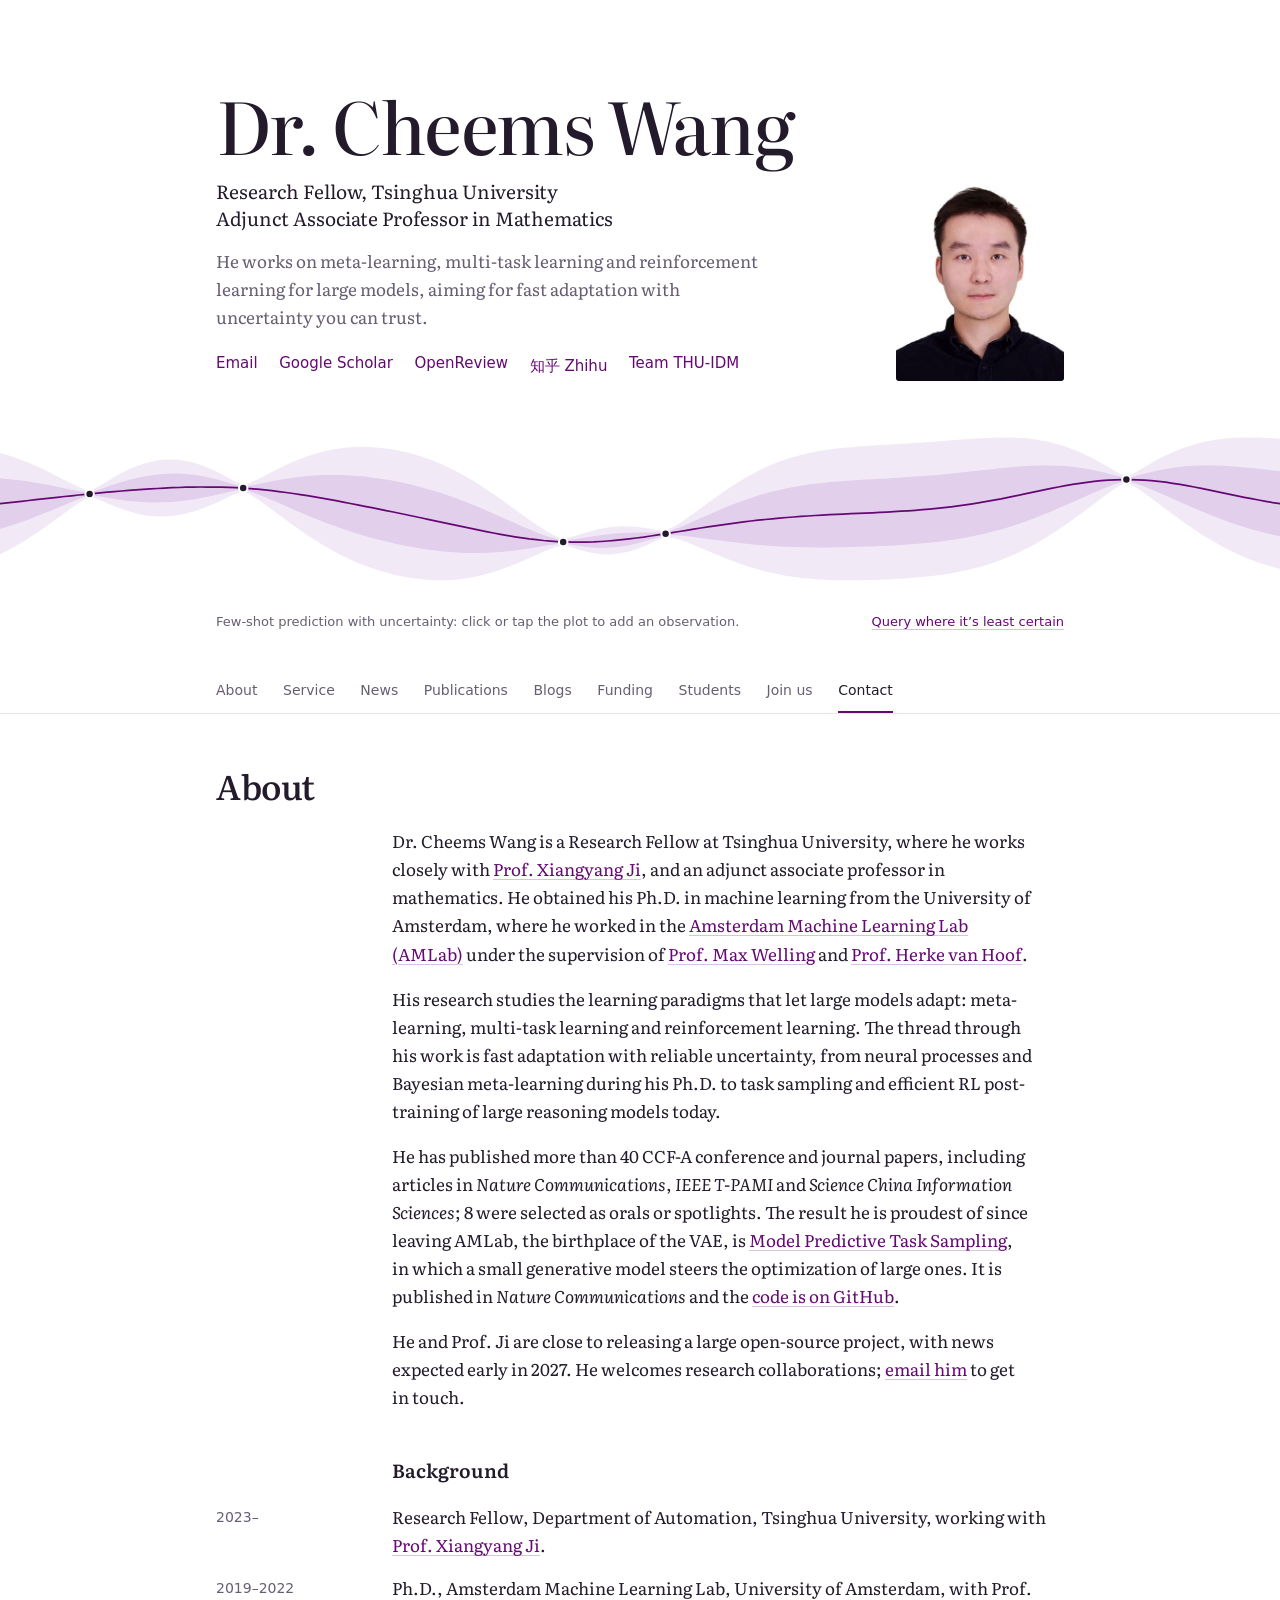
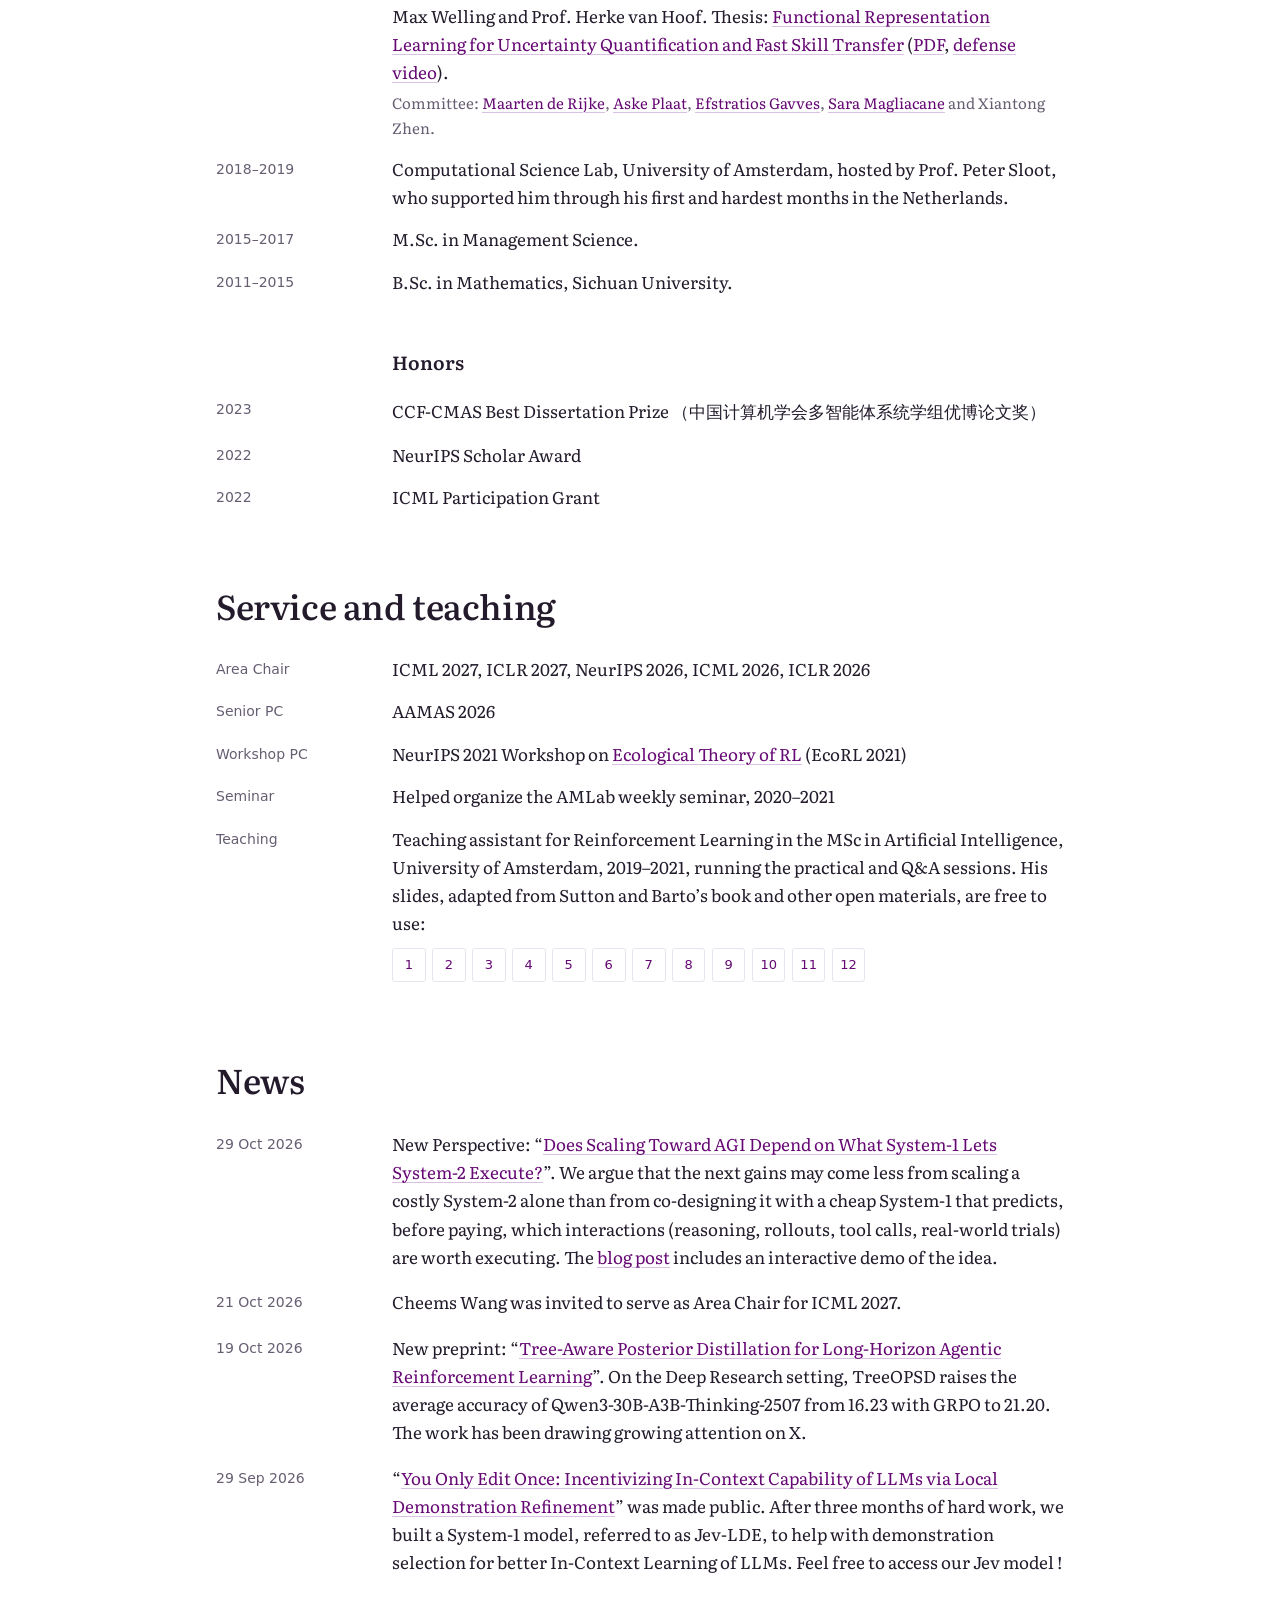
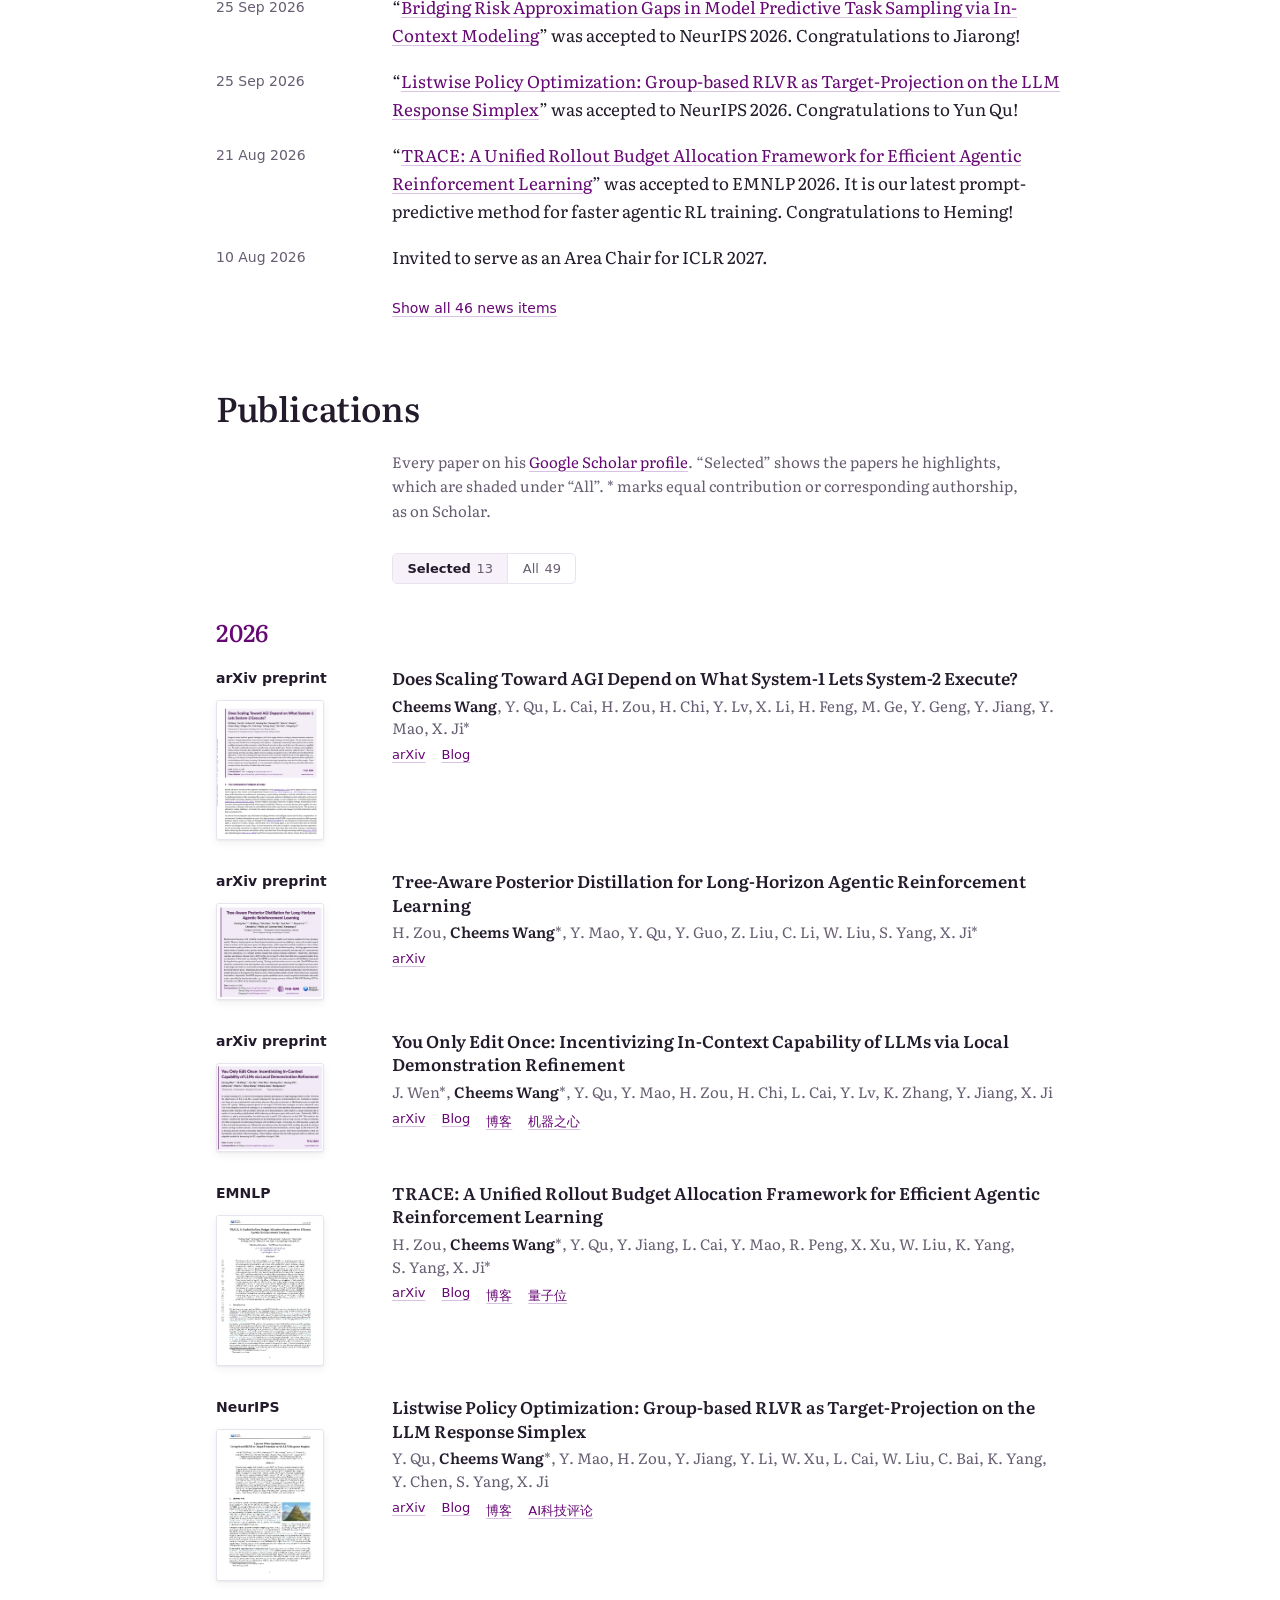
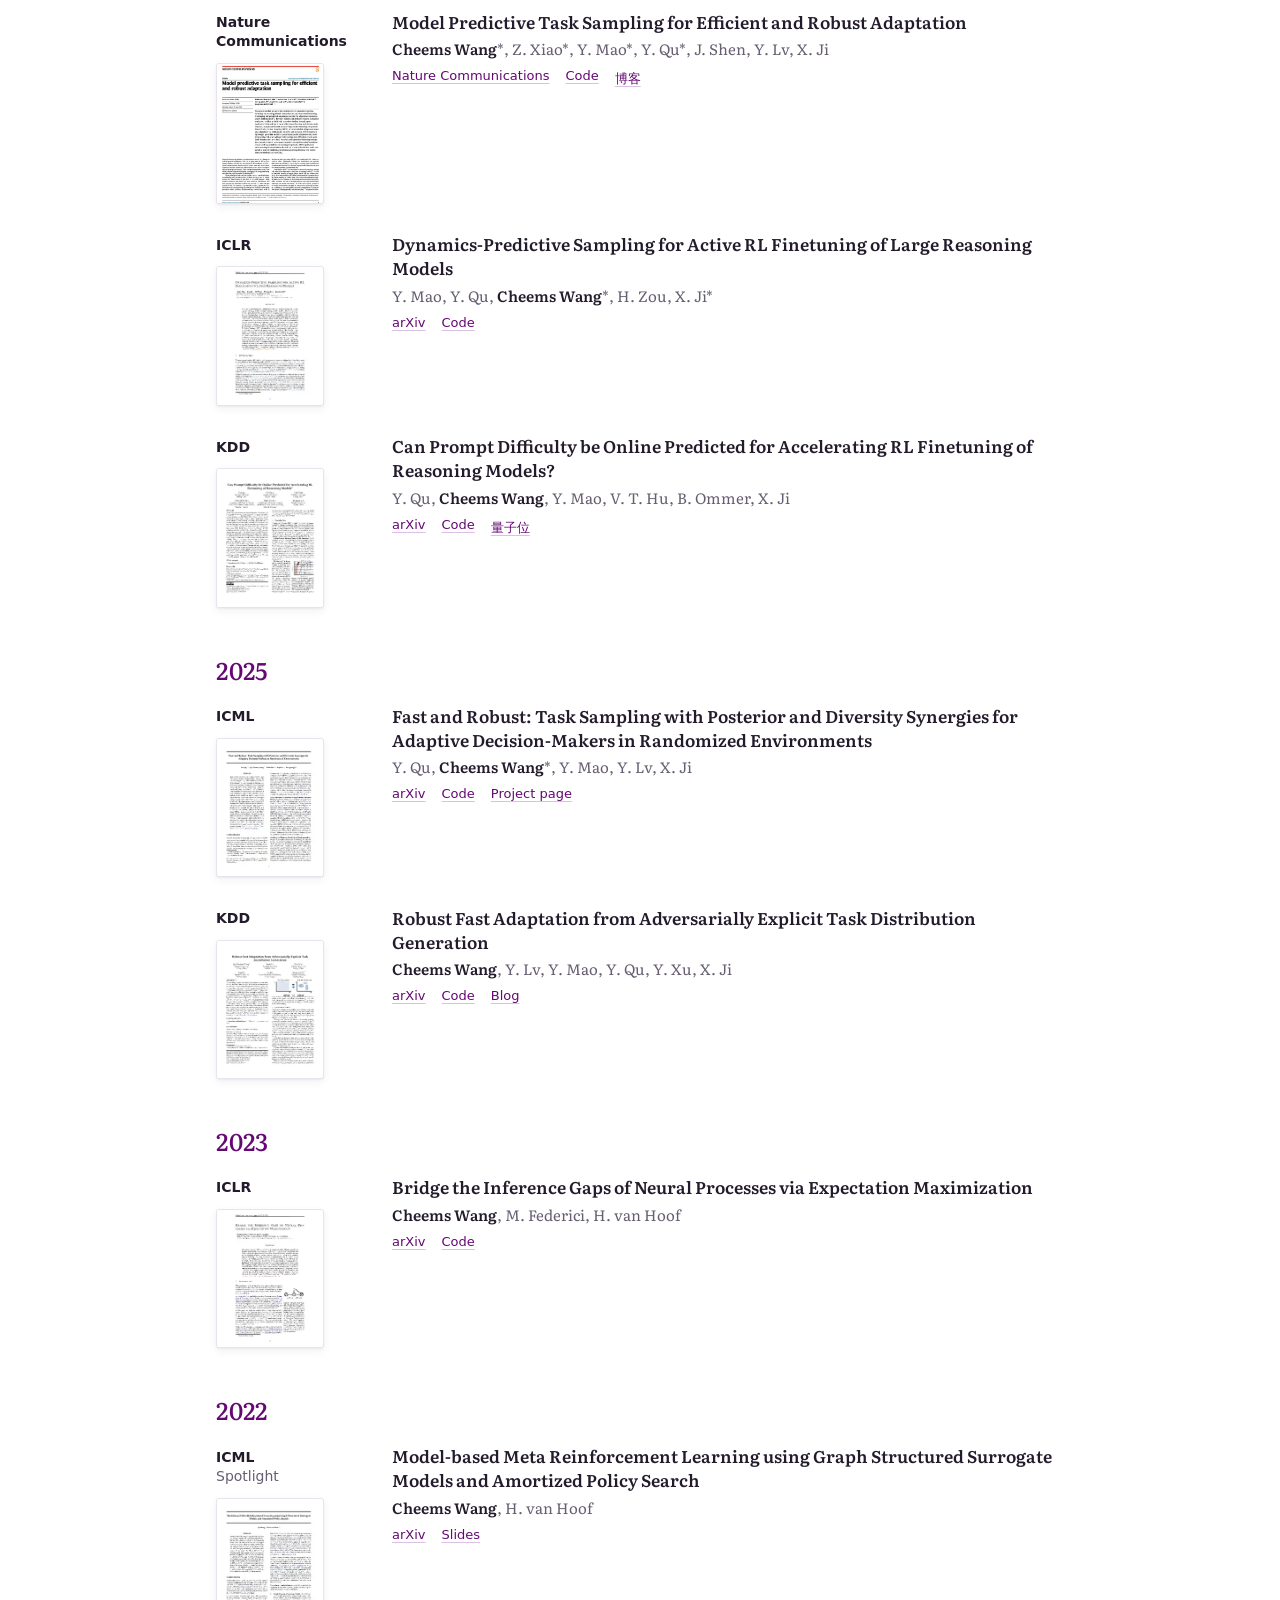
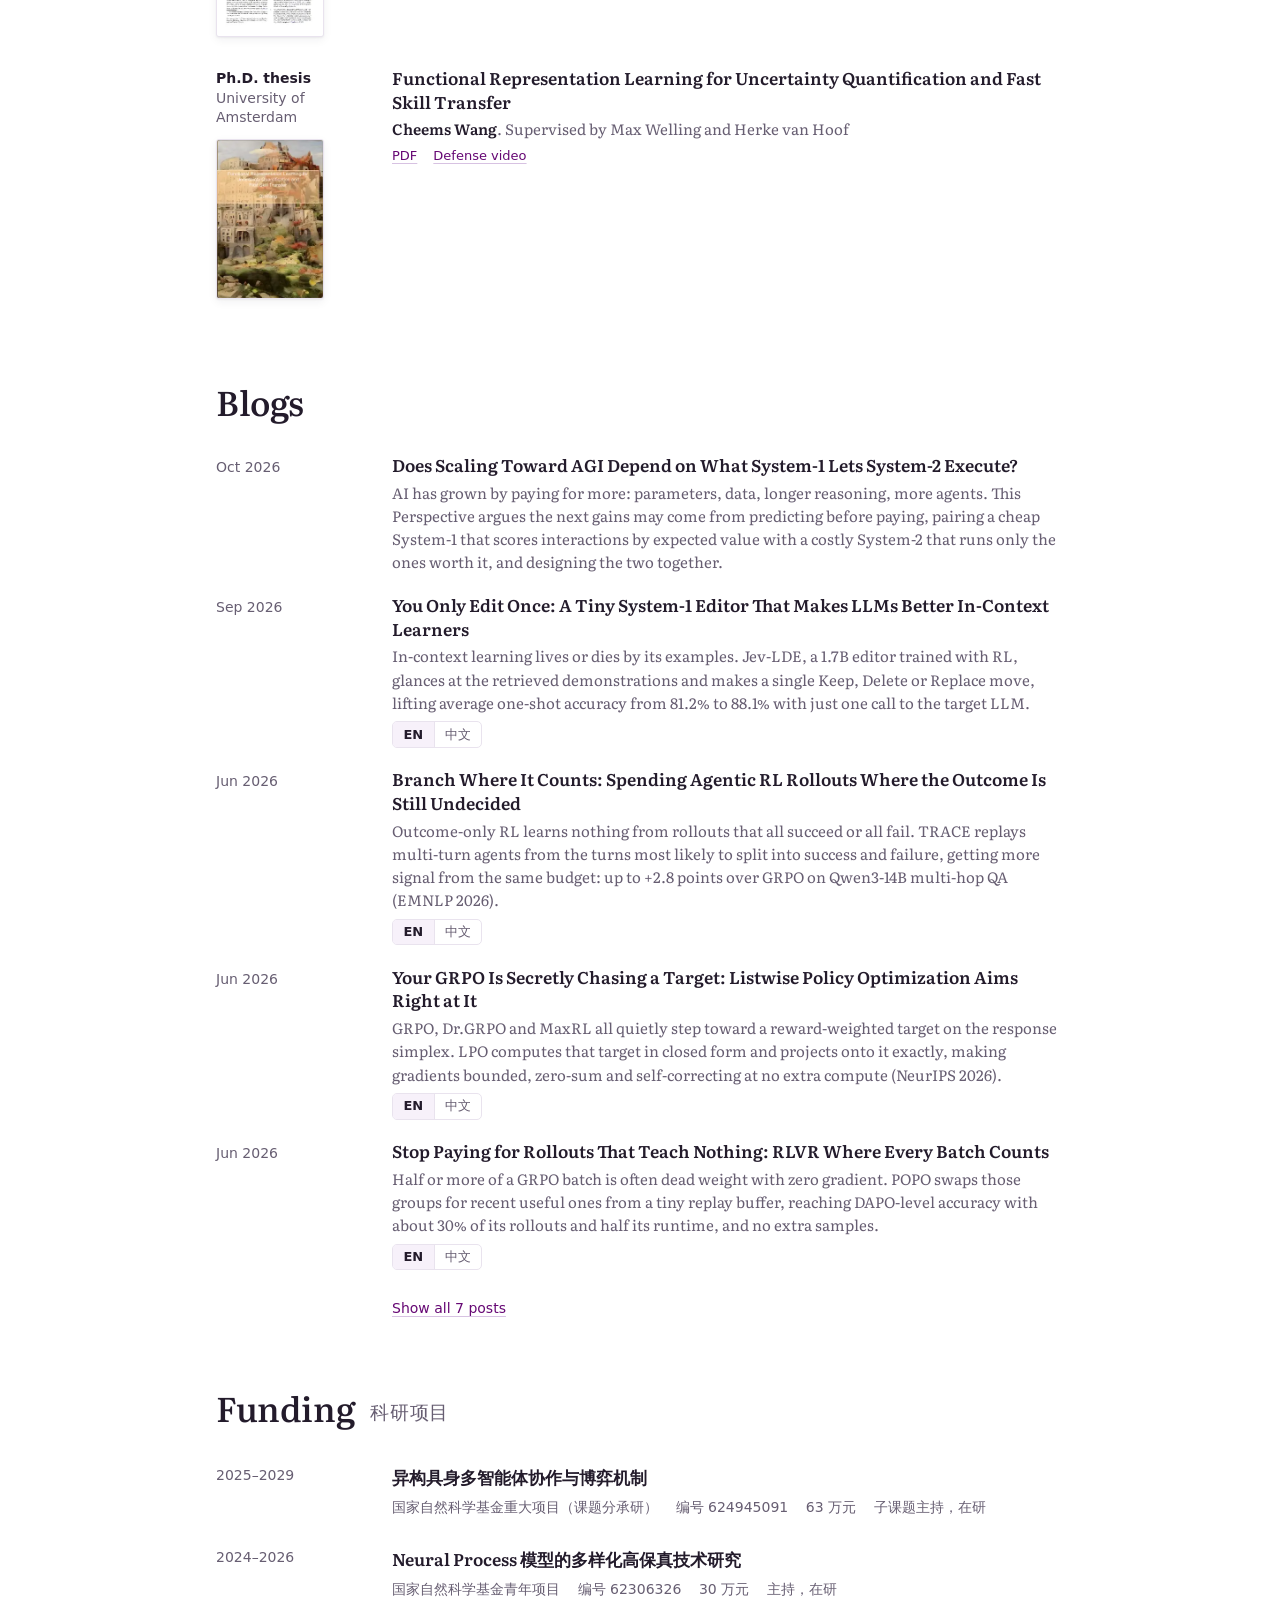
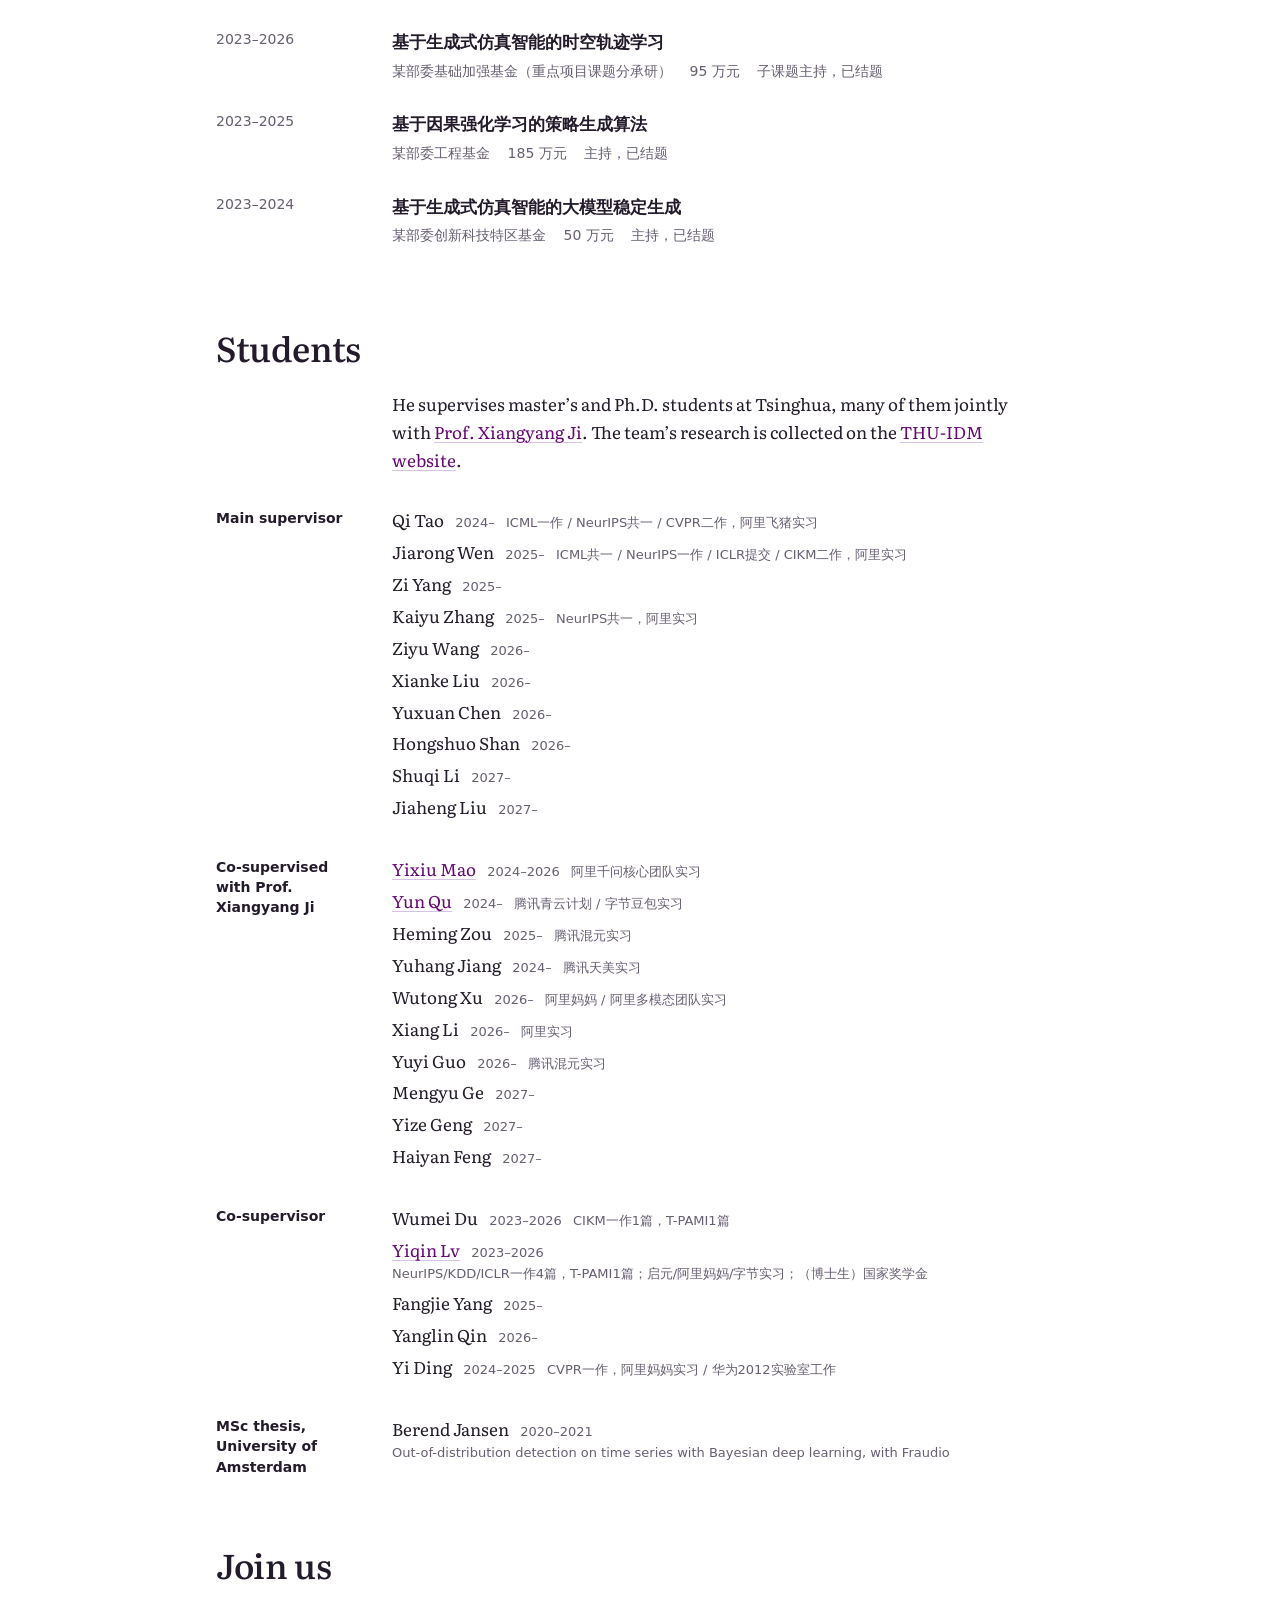
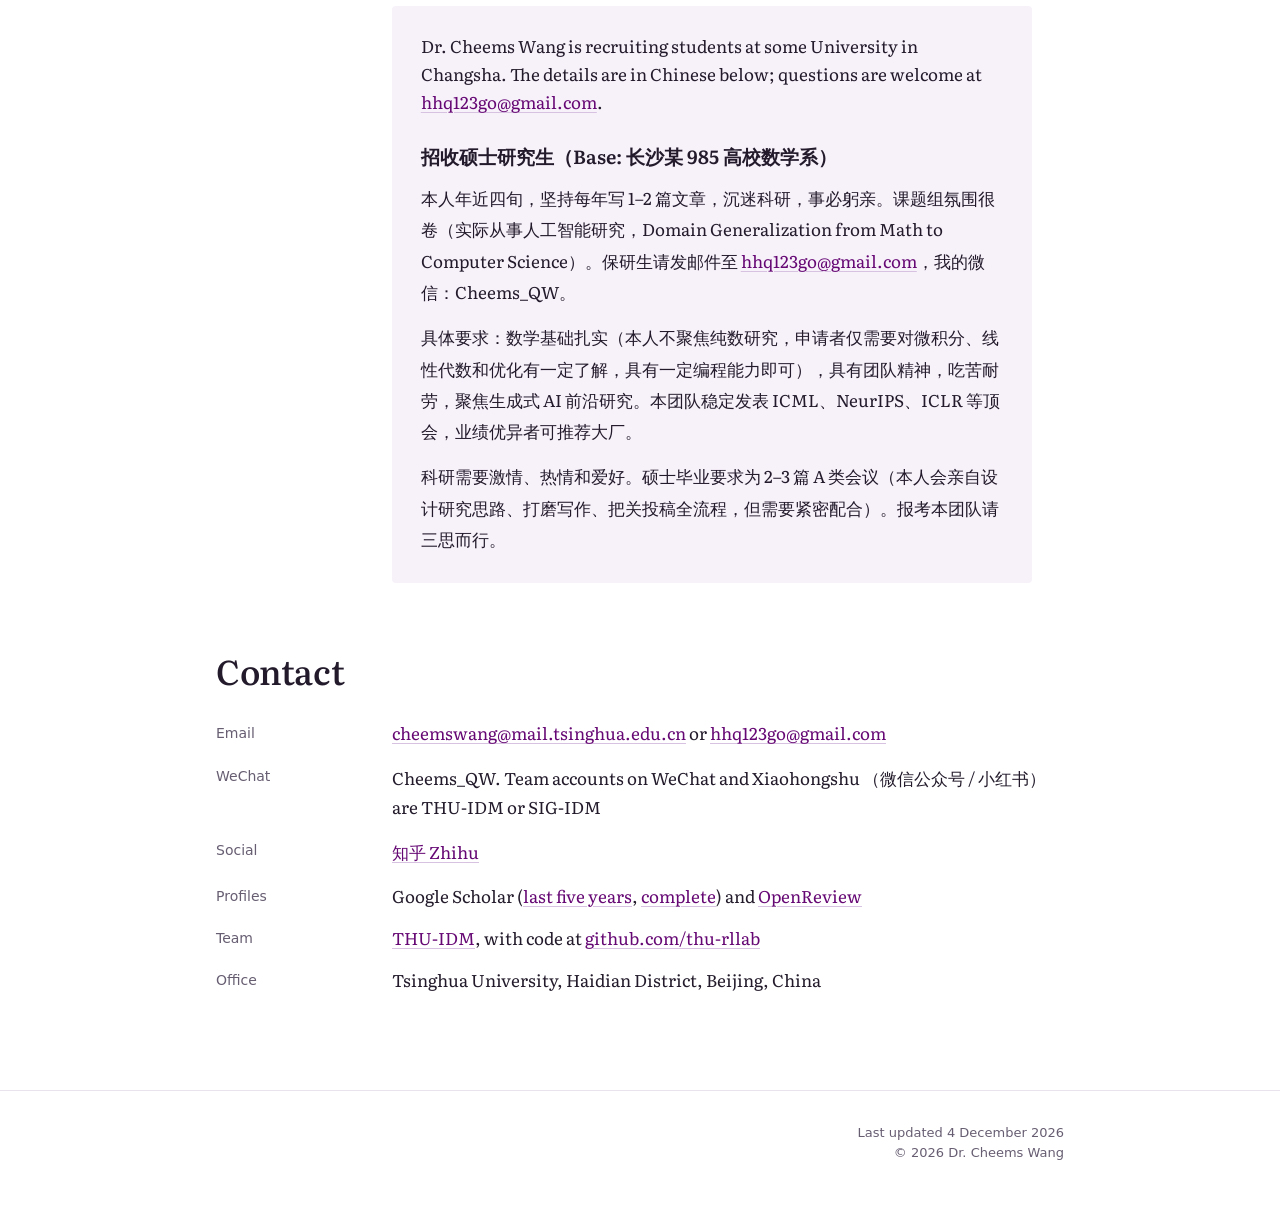
<file: index.html>
<!doctype html>
<html lang="en" class="no-js">
<head>
<meta charset="utf-8">
<meta name="viewport" content="width=device-width, initial-scale=1">
<title>Dr. Cheems Wang | Tsinghua University</title>
<meta name="description" content="Dr. Cheems Wang is a Research Fellow at Tsinghua University working on meta-learning, multi-task learning and reinforcement learning for large models. He obtained his Ph.D. from the University of Amsterdam.">
<meta name="author" content="Dr. Cheems Wang">
<meta property="og:type" content="profile">
<meta property="og:title" content="Dr. Cheems Wang">
<meta property="og:description" content="Research Fellow at Tsinghua University. Meta-learning, multi-task learning and reinforcement learning for large models.">
<meta name="twitter:card" content="summary">
<meta name="theme-color" content="#ffffff" media="(prefers-color-scheme: light)">
<meta name="theme-color" content="#16121b" media="(prefers-color-scheme: dark)">
<link rel="icon" href="images/favicon.svg" type="image/svg+xml">
<link rel="apple-touch-icon" href="images/apple-touch-icon.png">
<link rel="preload" href="fonts/literata-latin-opsz-normal.woff2" as="font" type="font/woff2" crossorigin>
<link rel="stylesheet" href="style.css">
<style>
  /* Blog language switch (EN / 中文), styled like the publications filter */
  .post-langs { display: flex; flex-wrap: wrap; align-items: center; gap: 0.3rem 0.75rem; margin-top: 0.45rem; font: 500 0.8125rem/1.4 var(--sans); }
  .lang-switch { display: inline-flex; border: 1px solid var(--rule); border-radius: 5px; overflow: hidden; }
  .lang-switch button { padding: 0.2rem 0.65rem; border: 0; background: none; color: var(--muted); font: inherit; cursor: pointer; }
  .lang-switch button + button { border-left: 1px solid var(--rule); }
  .lang-switch button[aria-pressed="true"] { background: var(--tint); color: var(--ink); font-weight: 600; }
  .lang-switch button:hover { color: var(--ink); }
  .lang-switch button:focus-visible { outline: 2px solid var(--accent); outline-offset: -2px; }
  .lang-tag { color: var(--muted); }
  .no-js .lang-switch { display: none; }
  .js .lang-fallback { display: none; }
</style>
<script>document.documentElement.className = 'js';</script>
<script src="main.js" defer></script>
<script type="application/ld+json">
{
  "@context": "https://schema.org",
  "@type": "Person",
  "name": "Cheems Wang",
  "honorificPrefix": "Dr.",
  "jobTitle": "Research Fellow",
  "affiliation": { "@type": "CollegeOrUniversity", "name": "Tsinghua University" },
  "alumniOf": [
    { "@type": "CollegeOrUniversity", "name": "University of Amsterdam" },
    { "@type": "CollegeOrUniversity", "name": "Sichuan University" }
  ],
  "email": "mailto:cheemswang@mail.tsinghua.edu.cn",
  "knowsAbout": ["Meta-learning", "Multi-task learning", "Reinforcement learning", "Uncertainty quantification", "Neural processes"],
  "sameAs": [
    "https://scholar.google.com/citations?user=Mvbvv3IAAAAJ",
    "https://openreview.net/profile?id=~Cheems_Wang1",
    "https://x.com/AlbertW24045555",
    "https://www.zhihu.com/people/ai-55-28-82"
  ]
}
</script>
</head>
<body>
<a class="skip" href="#main">Skip to content</a>

<!-- =====================================================================
     HOW TO EDIT THIS PAGE
     Everything you see on the site is in this file. Each section below
     starts with a comment that explains how to add or change items.
     Tip: copy an existing item, paste it, then change the text.
     ===================================================================== -->

<header class="masthead">
  <div class="wrap masthead-inner">
    <div class="identity">
      <h1>Dr. Cheems Wang</h1>
      <p class="role">Research Fellow, Tsinghua University<br>Adjunct Associate Professor in Mathematics</p>
      <p class="tagline">He works on meta-learning, multi-task learning and reinforcement learning for large models, aiming for fast adaptation with uncertainty you can trust.</p>
      <ul class="links">
        <li><a href="mailto:cheemswang@mail.tsinghua.edu.cn">Email</a></li>
        <li><a href="https://scholar.google.com/citations?user=Mvbvv3IAAAAJ&amp;hl=en">Google Scholar</a></li>
        <li><a href="https://openreview.net/profile?id=~Cheems_Wang1">OpenReview</a></li>
        <li><a href="https://www.zhihu.com/people/ai-55-28-82"><span lang="zh-CN">知乎</span> Zhihu</a></li>
        <li><a href="https://www.thuidm.com/">Team THU-IDM</a></li>
      </ul>
    </div>
    <!-- PHOTO: put a portrait named profile.jpg in the images folder.
         Until then, the initials "CW" are shown instead. -->
    <figure class="portrait">
      <img src="images/profile.jpg" alt="Portrait of Dr. Cheems Wang" width="400" height="500">
      <span class="monogram" aria-hidden="true">CW</span>
    </figure>
  </div>
</header>

<!-- The interactive uncertainty plot. To remove it, delete this <figure>…</figure> block. -->
<figure class="posterior" id="posterior">
  <svg class="posterior-plot" aria-hidden="true" focusable="false"></svg>
  <figcaption class="wrap posterior-caption">
    <span>Few-shot prediction with uncertainty: click or tap the plot to add an observation.</span>
    <span class="posterior-actions">
      <button type="button" data-action="query">Query where it’s least certain</button>
      <button type="button" data-action="reset" hidden>Reset</button>
    </span>
  </figcaption>
</figure>

<nav class="sections" aria-label="Sections">
  <div class="wrap">
    <ul>
      <li><a href="#about">About</a></li>
      <li><a href="#service">Service</a></li>
      <li><a href="#news">News</a></li>
      <li><a href="#publications">Publications</a></li>
      <li><a href="#blogs">Blogs</a></li>
      <li><a href="#funding">Funding</a></li>
      <li><a href="#students">Students</a></li>
      <li><a href="#join">Join us</a></li>
      <li><a href="#contact">Contact</a></li>
    </ul>
  </div>
</nav>

<main id="main" class="wrap">

  <!-- ================================ ABOUT ================================ -->
  <section id="about" aria-labelledby="about-title">
    <h2 id="about-title">About</h2>
    <div class="prose">
      <p>Dr. Cheems Wang is a Research Fellow at Tsinghua University, where he works closely with <a href="https://www.au.tsinghua.edu.cn/info/1080/3178.htm">Prof. Xiangyang Ji</a>, and an adjunct associate professor in mathematics. He obtained his Ph.D. in machine learning from the University of Amsterdam, where he worked in the <a href="http://amlab.science.uva.nl/people/">Amsterdam Machine Learning Lab (AMLab)</a> under the supervision of <a href="https://scholar.google.com/citations?user=8200InoAAAAJ&amp;hl=en">Prof. Max Welling</a> and <a href="https://scholar.google.com/citations?user=9owUkLYAAAAJ&amp;hl=en">Prof. Herke van Hoof</a>.</p>
      <p>His research studies the learning paradigms that let large models adapt: meta-learning, multi-task learning and reinforcement learning. The thread through his work is fast adaptation with reliable uncertainty, from neural processes and Bayesian meta-learning during his Ph.D. to task sampling and efficient RL post-training of large reasoning models today.</p>
      <p>He has published more than 40 CCF-A conference and journal papers, including articles in <i>Nature Communications</i>, <i>IEEE T-PAMI</i> and <i>Science China Information Sciences</i>; 8 were selected as orals or spotlights. The result he is proudest of since leaving AMLab, the birthplace of the VAE, is <a href="https://www.nature.com/articles/s41467-026-74004-0">Model Predictive Task Sampling</a>, in which a small generative model steers the optimization of large ones. It is published in <i>Nature Communications</i> and the <a href="https://github.com/thu-rllab/MPTS">code is on GitHub</a>.</p>
      <p>He and Prof. Ji are close to releasing a large open-source project, with news expected early in 2027. He welcomes research collaborations; <a href="mailto:cheemswang@mail.tsinghua.edu.cn">email him</a> to get in touch.</p>
    </div>

    <h3 class="sub">Background</h3>
    <ol class="rows">
      <li>
        <span class="when">2023–</span>
        <div>Research Fellow, Department of Automation, Tsinghua University, working with <a href="https://www.au.tsinghua.edu.cn/info/1080/3178.htm">Prof. Xiangyang Ji</a>.</div>
      </li>
      <li>
        <span class="when">2019–2022</span>
        <div>Ph.D., Amsterdam Machine Learning Lab, University of Amsterdam, with Prof. Max Welling and Prof. Herke van Hoof. Thesis: <a href="https://dare.uva.nl/search?identifier=83bebfaa-a01e-403f-a5e3-0f8cffbb8c0d">Functional Representation Learning for Uncertainty Quantification and Fast Skill Transfer</a> (<a href="https://pure.uva.nl/ws/files/100333328/Thesis.pdf">PDF</a>, <a href="https://www.bilibili.com/video/BV1pu4y1h7Yf/">defense video</a>).
          <span class="aside">Committee: <a href="https://staff.fnwi.uva.nl/m.derijke/">Maarten de Rijke</a>, <a href="https://www.universiteitleiden.nl/en/staffmembers/aske-plaat">Aske Plaat</a>, <a href="https://www.egavves.com/">Efstratios Gavves</a>, <a href="https://saramagliacane.github.io/">Sara Magliacane</a> and Xiantong Zhen.</span></div>
      </li>
      <li>
        <span class="when">2018–2019</span>
        <div>Computational Science Lab, University of Amsterdam, hosted by Prof. Peter Sloot, who supported him through his first and hardest months in the Netherlands.</div>
      </li>
      <li>
        <span class="when">2015–2017</span>
        <div>M.Sc. in Management Science.</div>
      </li>
      <li>
        <span class="when">2011–2015</span>
        <div>B.Sc. in Mathematics, Sichuan University.</div>
      </li>
    </ol>

    <h3 class="sub">Honors</h3>
    <ol class="rows">
      <li><span class="when">2023</span><div>CCF-CMAS Best Dissertation Prize <span lang="zh-CN">（中国计算机学会多智能体系统学组优博论文奖）</span></div></li>
      <li><span class="when">2022</span><div>NeurIPS Scholar Award</div></li>
      <li><span class="when">2022</span><div>ICML Participation Grant</div></li>
    </ol>
  </section>

  <!-- ========================== SERVICE & TEACHING ========================= -->
  <section id="service" aria-labelledby="service-title">
    <h2 id="service-title">Service and teaching</h2>
    <ol class="rows">
      <li><span class="when">Area Chair</span><div>ICML 2027, ICLR 2027, NeurIPS 2026, ICML 2026, ICLR 2026</div></li>
      <li><span class="when">Senior PC</span><div>AAMAS 2026</div></li>
      <li><span class="when">Workshop PC</span><div>NeurIPS 2021 Workshop on <a href="https://sites.google.com/view/ecorl2021/home">Ecological Theory of RL</a> (EcoRL 2021)</div></li>
      <li><span class="when">Seminar</span><div>Helped organize the AMLab weekly seminar, 2020–2021</div></li>
      <li>
        <span class="when">Teaching</span>
        <div>Teaching assistant for Reinforcement Learning in the MSc in Artificial Intelligence, University of Amsterdam, 2019–2021, running the practical and Q&amp;A sessions. His slides, adapted from Sutton and Barto’s book and other open materials, are free to use:
          <ul class="sessions">
            <li><a href="https://drive.google.com/file/d/1l20BZY8P9SLU5-wjEssRim_tW_iNIixb/view" aria-label="Session 1 slides">1</a></li>
            <li><a href="https://drive.google.com/file/d/1l9tmA0bGJpWC_P5NrxYKj4wvkAmy8RXx/view" aria-label="Session 2 slides">2</a></li>
            <li><a href="https://drive.google.com/file/d/1HKHRgBLVFU_Iv3DV3E8x1XMG4dKcOrK0/view" aria-label="Session 3 slides">3</a></li>
            <li><a href="https://drive.google.com/file/d/1ElUbc7nCKqpt2N6Rxd2SI53hNqDw417S/view" aria-label="Session 4 slides">4</a></li>
            <li><a href="https://drive.google.com/file/d/1J2Zhp0xpqtxLKo_nZV4mGVwUDpQwOAxq/view" aria-label="Session 5 slides">5</a></li>
            <li><a href="https://drive.google.com/file/d/1frYg7QvmRgH3VC8foVnEOp1R6rRMaBs_/view" aria-label="Session 6 slides">6</a></li>
            <li><a href="https://drive.google.com/file/d/19-jodHfaFyD115rC0hwtPnoTR_rHN2Tx/view" aria-label="Session 7 slides">7</a></li>
            <li><a href="https://drive.google.com/file/d/1FgqdgsaniRmyn7Umw2lrr2eN8LFQ2G1U/view" aria-label="Session 8 slides">8</a></li>
            <li><a href="https://drive.google.com/file/d/1_dshE9sAAThWovAqyta6ptlZhtJAiuBS/view" aria-label="Session 9 slides">9</a></li>
            <li><a href="https://drive.google.com/file/d/138YxXmQyZXwB-P_QXbtuSw1tMCuqcYu-/view" aria-label="Session 10 slides">10</a></li>
            <li><a href="https://drive.google.com/file/d/1N9MD1nawb2hhh6hN8e2wMSiNMsPGneT3/view" aria-label="Session 11 slides">11</a></li>
            <li><a href="https://drive.google.com/file/d/1J_cRIaMsVyPMErKPP-L_SJkeqNlMpkPh/view" aria-label="Session 12 slides">12</a></li>
          </ul>
        </div>
      </li>
    </ol>
  </section>

  <!-- ================================ NEWS =================================
       Newest first. To add news: copy one <li>…</li> block, paste it at the
       TOP of the list, then change the date and the text.
       The page shows the first 8 items and hides the rest behind a
       "Show all" button; change data-show="8" to show more or fewer.
       ======================================================================= -->
  <section id="news" aria-labelledby="news-title">
    <h2 id="news-title">News</h2>
    <ol class="rows news" id="news-list" data-show="8" data-noun="news items">
      <li>
        <time class="when" datetime="2026-10-29">29 Oct 2026</time>
        <p>New Perspective: “<a href="https://arxiv.org/pdf/2610.39497">Does Scaling Toward AGI Depend on What System-1 Lets System-2 Execute?</a>”. We argue that the next gains may come less from scaling a costly System-2 alone than from co-designing it with a cheap System-1 that predicts, before paying, which interactions (reasoning, rollouts, tool calls, real-world trials) are worth executing. The <a href="blogs/sys1-sys2-codesign.html">blog post</a> includes an interactive demo of the idea.</p>
      </li>
      <li>
        <time class="when" datetime="2026-10-21">21 Oct 2026</time>
        <p>Cheems Wang was invited to serve as Area Chair for ICML 2027.</p>
      </li>
      <li>
        <time class="when" datetime="2026-10-19">19 Oct 2026</time>
        <p>New preprint: “<a href="https://arxiv.org/pdf/2610.23181">Tree-Aware Posterior Distillation for Long-Horizon Agentic Reinforcement Learning</a>”. On the Deep Research setting, TreeOPSD raises the average accuracy of Qwen3-30B-A3B-Thinking-2507 from 16.23 with GRPO to 21.20. The work has been drawing growing attention on X.</p>
      </li>
      <li>
        <time class="when" datetime="2026-9-29">29 Sep 2026</time>
        <p>“<a href="https://arxiv.org/pdf/2609.33609">You Only Edit Once: Incentivizing In-Context Capability of LLMs via Local Demonstration Refinement</a>” was made public. After three months of hard work, we built a System-1 model, referred to as Jev-LDE, to help with demonstration selection for better In-Context Learning of LLMs. Feel free to access our Jev model !</p>
      </li>
      <li>
        <time class="when" datetime="2026-09-25">25 Sep 2026</time>
        <p>“<a href="https://arxiv.org/abs/2610.14913">Bridging Risk Approximation Gaps in Model Predictive Task Sampling via In-Context Modeling</a>” was accepted to NeurIPS 2026. Congratulations to Jiarong!</p>
      </li>
      <li>
        <time class="when" datetime="2026-09-25">25 Sep 2026</time>
        <p>“<a href="https://huggingface.co/papers/2605.06139">Listwise Policy Optimization: Group-based RLVR as Target-Projection on the LLM Response Simplex</a>” was accepted to NeurIPS 2026. Congratulations to Yun Qu!</p>
      </li>
      <li>
        <time class="when" datetime="2026-08-21">21 Aug 2026</time>
        <p>“<a href="https://arxiv.org/abs/2606.11119">TRACE: A Unified Rollout Budget Allocation Framework for Efficient Agentic Reinforcement Learning</a>” was accepted to EMNLP 2026. It is our latest prompt-predictive method for faster agentic RL training. Congratulations to Heming!</p>
      </li>
      <li>
        <time class="when" datetime="2026-08-10">10 Aug 2026</time>
        <p>Invited to serve as an Area Chair for ICLR 2027.</p>
      </li>
      <li>
        <time class="when" datetime="2026-05-12">12 May 2026</time>
        <p>New preprint: “<a href="https://huggingface.co/papers/2605.06139">Listwise Policy Optimization: Group-based RLVR as Target-Projection on the LLM Response Simplex</a>”, an advance in group-based policy gradients for RL post-training of large models, with faster training and stronger reasoning.</p>
      </li>
      <li>
        <time class="when" datetime="2026-05-01">1 May 2026</time>
        <p>“<a href="https://www.nature.com/articles/s41467-026-74004-0">Model Predictive Task Sampling for Efficient and Robust Adaptation</a>” was accepted to <i>Nature Communications</i>. Congratulations to all collaborators!</p>
      </li>
      <li>
        <time class="when" datetime="2026-05-01">1 May 2026</time>
        <p>“Latent Space Robust Optimization of Neural Processes with Aligned Stratified Order-Statistic Loss Reduction” was accepted to ICML 2026, led by my master’s students Qi Tao and Jiarong Wen.</p>
      </li>
      <li>
        <time class="when" datetime="2026-05-01">1 May 2026</time>
        <p>“Stochastic Gradient Methods under Heavy-Tailed Noises in Weakly Convex Optimization” was accepted to ICML 2026. Thanks to Prof. Yi Xu for leading this work.</p>
      </li>
      <li>
        <time class="when" datetime="2026-05-01">1 May 2026</time>
        <p>“<a href="https://arxiv.org/abs/2510.16882">Utility-Diversity Aware Online Batch Selection for LLM Supervised Fine-tuning</a>” was accepted to ICML 2026. Congratulations to Heming!</p>
      </li>
      <li>
        <time class="when" datetime="2026-05-01">1 May 2026</time>
        <p>“<a href="https://arxiv.org/abs/2602.01970">Small Generalizable Prompt Predictive Models Can Steer Efficient RL Post-Training of Large Reasoning Models</a>” was accepted to ICML 2026. Congratulations to Yun Qu!</p>
      </li>
      <li>
        <time class="when" datetime="2026-04-28">28 Apr 2026</time>
        <p>“Stop Wandering, Find the Keys: LLMs Discriminate Key States for Efficient Multi-Agent Exploration” was accepted to <i>Science China Information Sciences</i>. Congratulations to Yun Qu!</p>
      </li>
      <li>
        <time class="when" datetime="2026-03-03">3 Mar 2026</time>
        <p>New preprint: “<a href="https://arxiv.org/abs/2602.19281">Limited Reasoning Space: The cage of long-horizon reasoning in LLMs</a>”, our latest state of the art for efficient test-time compute.</p>
      </li>
      <li>
        <time class="when" datetime="2026-03">Mar 2026</time>
        <p>“Neural Mixture Density Processes” was accepted to CVPR 2026. Congratulations to my master’s students Yi Ding and Qi Tao!</p>
      </li>
      <li>
        <time class="when" datetime="2026-03">Mar 2026</time>
        <p>New preprint: “<a href="https://arxiv.org/abs/2510.07760">VAO: Validation-Aligned Optimization for Cross-Task Generative Auto-Bidding</a>”, which tackles task imbalance with a data-reuse strategy and gives an effective multi-task generative auto-bidding algorithm.</p>
      </li>
      <li>
        <time class="when" datetime="2026-02-13">13 Feb 2026</time>
        <p>New preprint: “<a href="https://arxiv.org/abs/2602.01970">Small Generalizable Prompt Predictive Models Can Steer Efficient RL Post-Training of Large Reasoning Models</a>”, a versatile recipe for efficient RL post-training of large reasoning models (<a href="https://x.com/AlbertW24045555/status/2020790350219182353">thread on X</a>).</p>
      </li>
      <li>
        <time class="when" datetime="2026-02-09">9 Feb 2026</time>
        <p>“Tail Task Risk Minimization in Meta-Learning from Theoretical Advances to Practical Strategies”, with me as corresponding author, was accepted to <i>IEEE T-PAMI</i>. Congratulations to Yiqin and all collaborators!</p>
      </li>
      <li>
        <time class="when" datetime="2026-02-06">6 Feb 2026</time>
        <p>“Enhancing Generative Auto-bidding with Offline Reward Evaluation and Policy Search”, with Alibaba Group, was accepted to ICLR 2026 as an oral (top 1% of submissions). Congratulations to Zhiyu and Yiqin!</p>
      </li>
      <li>
        <time class="when" datetime="2026-02-06">6 Feb 2026</time>
        <p>“<a href="https://arxiv.org/abs/2603.10887">Dynamics-Predictive Sampling for Active RL Finetuning of Large Reasoning Models</a>” was accepted to ICLR 2026. Congratulations to Yixiu!</p>
      </li>
      <li>
        <time class="when" datetime="2025-11-24">24 Nov 2025</time>
        <p>“<a href="https://arxiv.org/abs/2507.04632">Can Prompt Difficulty be Online Predicted for Accelerating RL Finetuning of Reasoning Models?</a>” was accepted to KDD 2026. It extends model predictive task sampling to discrete task spaces and sharply cuts the cost of RL fine-tuning for large reasoning models. The method has been cited or used as a baseline by Meta Superintelligence Labs, the Qwen team, Tencent Hunyuan, Ant Group and others.</p>
      </li>
      <li>
        <time class="when" datetime="2025-11-20">20 Nov 2025</time>
        <p>Invited to serve as an Area Chair for ICML 2026.</p>
      </li>
      <li>
        <time class="when" datetime="2025-09-18">18 Sep 2025</time>
        <p>Three papers were accepted to NeurIPS 2025, one as a spotlight. Congratulations to all collaborators!</p>
      </li>
      <li>
        <time class="when" datetime="2025-08-15">15 Aug 2025</time>
        <p>Invited to serve as an Area Chair for ICLR 2026.</p>
      </li>
      <li>
        <time class="when" datetime="2025-08-15">15 Aug 2025</time>
        <p>Invited to serve as an Area Chair (Senior PC) for AAMAS 2026.</p>
      </li>
      <li>
        <time class="when" datetime="2025-05-01">1 May 2025</time>
        <p>“<a href="https://arxiv.org/abs/2504.19139">Fast and Robust: Task Sampling with Posterior and Diversity Synergies for Adaptive Decision-Makers in Randomized Environments</a>” was accepted to ICML 2025. It makes meta-RL and domain randomization more robust without extra agent–environment interaction (<a href="https://thu-rllab.github.io/PDTS_project_page/">project page</a>). Congratulations to Yun Qu!</p>
      </li>
      <li>
        <time class="when" datetime="2025-04-09">9 Apr 2025</time>
        <p>Nominated as an Area Chair for NeurIPS 2025, though in the end I could not take it on.</p>
      </li>
      <li>
        <time class="when" datetime="2025-01-19">19 Jan 2025</time>
        <p>New preprint: “<a href="https://arxiv.org/abs/2501.11039">Model Predictive Task Sampling for Efficient and Robust Adaptation</a>”, the first attempt to predict the optimization outcome of any-shot adaptation from the tasks alone. It makes multimodal foundation models and sequential decision-makers adapt more robustly while keeping learning efficient.</p>
      </li>
      <li>
        <time class="when" datetime="2025-01-19">19 Jan 2025</time>
        <p>“DynaPrompt: Dynamic Test-Time Prompt Tuning” was accepted to ICLR 2025. Congratulations to Zehao; I was honored to collaborate on this project.</p>
      </li>
      <li>
        <time class="when" datetime="2024-12-10">10 Dec 2024</time>
        <p>“Latent Reward: LLM-Empowered Credit Assignment in Episodic Reinforcement Learning” was accepted to AAAI 2025. Congratulations to Yun Qu!</p>
      </li>
      <li>
        <time class="when" datetime="2024-11-17">17 Nov 2024</time>
        <p>“<a href="https://arxiv.org/abs/2407.19523">Robust Fast Adaptation from Adversarially Explicit Task Distribution Generation</a>” was accepted to the KDD 2025 Research Track. Congratulations to all collaborators!</p>
      </li>
      <li>
        <time class="when" datetime="2024-09-26">26 Sep 2024</time>
        <p>Four papers were accepted to NeurIPS 2024, all with students I co-supervise, including “<a href="https://scholar.google.com/citations?view_op=view_citation&amp;hl=en&amp;user=Mvbvv3IAAAAJ&amp;sortby=pubdate&amp;citation_for_view=Mvbvv3IAAAAJ:aVq8r21TQD4C">Doubly Mild Generalization for Offline Reinforcement Learning</a>”, “<a href="https://arxiv.org/abs/2410.19400">Offline Reinforcement Learning with OOD State Correction and OOD Action Suppression</a>” and “<a href="https://arxiv.org/abs/2404.06486">GO4Align: Group Optimization for Multi-Task Alignment</a>” (<a href="https://github.com/autumn9999/GO4Align">code</a>).</p>
      </li>
      <li>
        <time class="when" datetime="2024-07-28">28 Jul 2024</time>
        <p>New preprint: “<a href="https://arxiv.org/abs/2407.19523">Robust Fast Adaptation from Adversarially Explicit Task Distribution Generation</a>”. It handles task-distribution shift between meta-training and meta-testing by generating explicit task distributions adversarially (<a href="https://sites.google.com/view/ar-metalearn">blog</a>).</p>
      </li>
      <li>
        <time class="when" datetime="2024-05-01">1 May 2024</time>
        <p>“<a href="https://drive.google.com/file/d/1Q9cTQCIx-VCmm6UWkoXzzX_vxHPYsWx4/view">Reducing Fine-Tuning Memory Overhead by Approximate and Memory-Sharing Backpropagation</a>” was accepted to ICML 2024. A surrogate backpropagation algorithm and a variant of Layer Normalization substantially cut fine-tuning memory, with theoretical guarantees.</p>
      </li>
      <li>
        <time class="when" datetime="2024-04">Apr 2024</time>
        <p>New preprint: “<a href="https://arxiv.org/abs/2404.06486">GO4Align: Group Optimization for Multi-Task Alignment</a>”, which aligns learning progress across tasks to exploit task relatedness and reaches state-of-the-art results on most multi-task benchmarks.</p>
      </li>
      <li>
        <time class="when" datetime="2023-10">Oct 2023</time>
        <p>Joined the Department of Automation at Tsinghua University as a researcher, working with <a href="https://www.au.tsinghua.edu.cn/info/1080/3178.htm">Prof. Xiangyang Ji</a>.</p>
      </li>
      <li>
        <time class="when" datetime="2023-09-22">22 Sep 2023</time>
        <p>“<a href="https://arxiv.org/abs/2310.18713">Episodic Multi-Task Learning with Heterogeneous Neural Processes</a>” was accepted to NeurIPS 2023 as a spotlight, top 3.06% of submissions (<a href="https://github.com/autumn9999/HNPs">code</a>). Congratulations to <a href="https://autumn9999.github.io/">Jiayi Shen</a>!</p>
      </li>
      <li>
        <time class="when" datetime="2023-07">Jul 2023</time>
        <p>Received the CCF-CMAS Best Dissertation Prize. Many thanks to Max and Herke for the nomination, and to Sara, Yang and Sihang for their recommendations.</p>
      </li>
      <li>
        <time class="when" datetime="2023-01-21">21 Jan 2023</time>
        <p>“<a href="https://openreview.net/forum?id=A7v2DqLjZdq">Bridge the Inference Gaps of Neural Processes via Expectation Maximization</a>” was accepted to ICLR 2023.</p>
      </li>
      <li>
        <time class="when" datetime="2022-10-10">10 Oct 2022</time>
        <p>Received a NeurIPS 2022 Scholar Award. Thanks to the NeurIPS Foundation.</p>
      </li>
      <li>
        <time class="when" datetime="2022-09-14">14 Sep 2022</time>
        <p>“<a href="https://drive.google.com/file/d/1LfR43Cr8TliZcwqErhT7nsAOK296BZ0g/view">Learning Expressive Meta-Representations with Mixture of Expert Neural Processes</a>” was accepted to NeurIPS 2022. It handles stochastic processes with mixture components, in both few-shot supervised learning and meta-RL.</p>
      </li>
      <li>
        <time class="when" datetime="2022-07-07">7 Jul 2022</time>
        <p>Received an ICML 2022 Participation Grant.</p>
      </li>
      <li>
        <time class="when" datetime="2022-05">May 2022</time>
        <p>“<a href="https://proceedings.mlr.press/v162/wang22z/wang22z.pdf">Model-based Meta Reinforcement Learning using Graph Structured Surrogate Models and Amortized Policy Search</a>” was accepted to ICML 2022 as a spotlight. A GNN dynamics model generalizes across environments, and amortized policy search adapts to new ones without extra policy gradients (<a href="https://drive.google.com/file/d/1ol4JHjL9RZfkd6PTEIMRJTVvrjAIE41r/view">slides</a>).</p>
      </li>
      <li>
        <time class="when" datetime="2020-06-01">1 Jun 2020</time>
        <p>“<a href="https://proceedings.mlr.press/v119/wang20s/wang20s.pdf">Doubly Stochastic Variational Inference for Neural Processes with Hierarchical Latent Variables</a>” was accepted to ICML 2020. A hierarchical neural process identifies tasks and captures local correlations in high-dimensional problems (<a href="https://arxiv.org/abs/2008.09469">arXiv</a>, <a href="https://icml.cc/media/Slides/icml/2020/virtual%28no-parent%29-15-19-00UTC-6122-doubly_stochast.pdf">slides</a>).</p>
      </li>
    </ol>
  </section>

  <!-- ============================ PUBLICATIONS ============================
       The full list from Google Scholar, newest year first.
       To add a paper: copy one <li class="pub">…</li> block into the right year and edit it.
       Write your own name as <b>Cheems Wang</b>. * = as marked on Google Scholar.
       Add is-selected to a paper's class (class="pub is-selected") and a <span class="pick">Selected</span>
       label after the venue to list it under "Selected", which visitors see first. For a new year, copy a whole <div class="pub-year-group"> block.
       Picture beside a paper: save the cover or first page as an image about 240 pixels wide in images/pubs,
       then copy the <a class="pub-thumb" …> line from a Selected paper to just below that paper's venue line
       and change the link and the file name. Any paper can have one; see step 6 of README.md.
       ======================================================================= -->
  <section id="publications" aria-labelledby="publications-title">
    <h2 id="publications-title">Publications</h2>
    <div class="prose">
      <p class="lead-note">Every paper on his <a href="https://scholar.google.com/citations?user=Mvbvv3IAAAAJ&amp;hl=en">Google Scholar profile</a>. “Selected” shows the papers he highlights, which are shaded under “All”. * marks equal contribution or corresponding authorship, as on Scholar.</p>
    </div>
    <div class="pub-year-group">
      <h3 class="pub-year">2026</h3>
      <ol class="rows pubs">
        <li class="pub is-selected">
          <span class="when venue">arXiv preprint<span class="pick">Selected</span></span>
          <a class="pub-thumb" href="https://arxiv.org/pdf/2610.39497" tabindex="-1" aria-hidden="true"><img src="images/pubs/sys1-sys2.webp" alt="" width="480" height="626" loading="lazy" decoding="async"></a>
          <div>
            <a class="pub-title" href="https://arxiv.org/pdf/2610.39497">Does Scaling Toward AGI Depend on What System-1 Lets System-2 Execute?</a>
            <p class="authors"><b>Cheems Wang</b>, Y. Qu, L. Cai, H. Zou, H. Chi, Y. Lv, X. Li, H. Feng, M. Ge, Y. Geng, Y. Jiang, Y. Mao, X. Ji*</p>
            <p class="pub-links"><a href="https://arxiv.org/pdf/2610.39497">arXiv</a> <a href="blogs/sys1-sys2-codesign.html">Blog</a></p>
          </div>
        </li>
        <li class="pub is-selected">
          <span class="when venue">arXiv preprint<span class="pick">Selected</span></span>
          <a class="pub-thumb" href="https://arxiv.org/pdf/2610.23181" tabindex="-1" aria-hidden="true"><img src="images/pubs/treeopsd.webp" alt="" width="480" height="430" loading="lazy" decoding="async"></a>
          <div>
            <a class="pub-title" href="https://arxiv.org/pdf/2610.23181">Tree-Aware Posterior Distillation for Long-Horizon Agentic Reinforcement Learning</a>
            <p class="authors">H. Zou, <b>Cheems Wang</b>*, Y. Mao, Y. Qu, Y. Guo, Z. Liu, C. Li, W. Liu, S. Yang, X. Ji*</p>
            <p class="pub-links"><a href="https://arxiv.org/pdf/2610.23181">arXiv</a></p>
          </div>
        </li>
        <li class="pub is-selected">
          <span class="when venue">arXiv preprint<span class="pick">Selected</span></span>
          <a class="pub-thumb" href="https://arxiv.org/abs/2609.33609" tabindex="-1" aria-hidden="true"><img src="images/pubs/jev-lde.webp" alt="" width="480" height="395" loading="lazy" decoding="async"></a>
          <div>
            <a class="pub-title" href="https://arxiv.org/abs/2609.33609">You Only Edit Once: Incentivizing In-Context Capability of LLMs via Local Demonstration Refinement</a>
            <p class="authors">J. Wen*, <b>Cheems Wang</b>*, Y. Qu, Y. Mao, H. Zou, H. Chi, L. Cai, Y. Lv, K. Zhang, Y. Jiang, X. Ji</p>
            <p class="pub-links"><a href="https://arxiv.org/abs/2609.33609">arXiv</a> <a href="blogs/jev-lde-blog.html">Blog</a> <a href="blogs/jev-lde-blog-zh.html" lang="zh-CN">博客</a> <a href="https://mp.weixin.qq.com/s/2-ZjDypIT5ZrOpOxmOa0IA" lang="zh-CN" title="清华提出Jev-LDE：ICL示例只改一次，1-shot平均准确率就能暴涨（2026-10-14）">机器之心</a></p>
          </div>
        </li>
        <li class="pub">
          <span class="when venue">NeurIPS</span>
          <div>
            <a class="pub-title" href="https://arxiv.org/abs/2610.14913">Bridging Risk Approximation Gaps in Model Predictive Task Sampling via In-Context Modeling</a>
            <p class="authors">J. Wen, Q. Tao, K. Zhang, Y. Qu, L. Cai, H. Zou, Y. Jiang, <b>Cheems Wang</b>*</p>
          </div>
        </li>
        <li class="pub is-selected">
          <span class="when venue">EMNLP<span class="pick">Selected</span></span>
          <a class="pub-thumb" href="https://arxiv.org/abs/2606.11119" tabindex="-1" aria-hidden="true"><img src="images/pubs/trace.webp" alt="" width="240" height="339" loading="lazy" decoding="async"></a>
          <div>
            <a class="pub-title" href="https://arxiv.org/abs/2606.11119">TRACE: A Unified Rollout Budget Allocation Framework for Efficient Agentic Reinforcement Learning</a>
            <p class="authors">H. Zou, <b>Cheems Wang</b>*, Y. Qu, Y. Jiang, L. Cai, Y. Mao, R. Peng, X. Xu, W. Liu, K. Yang, S. Yang, X. Ji*</p>
            <p class="pub-links"><a href="https://arxiv.org/abs/2606.11119">arXiv</a> <a href="blogs/trace-blog.html">Blog</a> <a href="blogs/trace-blog-zh.html" lang="zh-CN">博客</a> <a href="https://mp.weixin.qq.com/s/y67owr4GroauounX0bifSw" lang="zh-CN" title="LLM后训练太烧钱？清华&amp;腾讯有了破解法门：关键是得会Rollout（2026-07-25）">量子位</a></p>
          </div>
        </li>
        <li class="pub">
          <span class="when venue">arXiv preprint</span>
          <div>
            <a class="pub-title" href="https://arxiv.org/abs/2606.01281">RLVR without Ineffective Samples: Group Prioritized Off-Policy Optimization for LLM Reasoning</a>
            <p class="authors">Y. Mao, Y. Qu, <b>Cheems Wang</b>*, H. Zou, X. Ji*</p>
            <p class="pub-links"><a href="https://arxiv.org/abs/2606.01281">arXiv</a> <a href="blogs/popo-blog.html">Blog</a> <a href="blogs/popo-blog-zh.html" lang="zh-CN">博客</a> <a href="https://mp.weixin.qq.com/s/3vzTIiAgp3BID9E1lO5MhQ" lang="zh-CN" title="大模型训练省钱秘籍：清华POPO一招组级回放，把浪费的算力全部捡回来（2026-07-05）">量子位</a></p>
          </div>
        </li>
        <li class="pub is-selected">
          <span class="when venue">NeurIPS<span class="pick">Selected</span></span>
          <a class="pub-thumb" href="https://arxiv.org/abs/2605.06139" tabindex="-1" aria-hidden="true"><img src="images/pubs/lpo.webp" alt="" width="240" height="339" loading="lazy" decoding="async"></a>
          <div>
            <a class="pub-title" href="https://arxiv.org/abs/2605.06139">Listwise Policy Optimization: Group-based RLVR as Target-Projection on the LLM Response Simplex</a>
            <p class="authors">Y. Qu, <b>Cheems Wang</b>*, Y. Mao, H. Zou, Y. Jiang, Y. Li, W. Xu, L. Cai, W. Liu, C. Bai, K. Yang, Y. Chen, S. Yang, X. Ji</p>
            <p class="pub-links"><a href="https://arxiv.org/abs/2605.06139">arXiv</a> <a href="blogs/lpo_blog.html">Blog</a> <a href="blogs/lpo_blog_zh.html" lang="zh-CN">博客</a> <a href="https://mp.weixin.qq.com/s/xVgkwbZB3yYCz4BDjZq-ag" lang="zh-CN" title="Pass@k 15/15 组全胜！清华&amp;腾讯发布 LPO，补齐 DeepSeek-R1 推理多样性的「短板」 | GAIR Paper 122（2026-08-14）">AI科技评论</a></p>
          </div>
        </li>
        <li class="pub">
          <span class="when venue">arXiv preprint</span>
          <div>
            <a class="pub-title" href="https://arxiv.org/abs/2605.16353">StrLoRA: Towards Streaming Continual Visual Instruction Tuning for MLLMs</a>
            <p class="authors">C. Che, Z. Wang, H. Ma, <b>Cheems Wang</b>, Z. Shi</p>
          </div>
        </li>
        <li class="pub">
          <span class="when venue">ICML</span>
          <div>
            <a class="pub-title" href="https://scholar.google.com/citations?view_op=view_citation&amp;hl=en&amp;user=Mvbvv3IAAAAJ&amp;citation_for_view=Mvbvv3IAAAAJ:KEtq3P1Vf8oC">Stochastic Gradient Methods under Heavy-Tailed Noises in Weakly Convex Optimization</a>
            <p class="authors">T. Zhu, Y. Xu, <b>Cheems Wang</b>, X. Ji</p>
          </div>
        </li>
        <li class="pub">
          <span class="when venue">ICML</span>
          <div>
            <a class="pub-title" href="https://scholar.google.com/citations?view_op=view_citation&amp;hl=en&amp;user=Mvbvv3IAAAAJ&amp;citation_for_view=Mvbvv3IAAAAJ:9fRKRCJz75UC">Latent Space Robust Optimization of Neural Processes with Aligned Stratified Order-Statistic Loss Reduction</a>
            <p class="authors">Q. Tao, J. Wen, J. Yang, G. Wu, K. Zhang, Y. Lv, W. Du, X. Liang, <b>Cheems Wang</b>*</p>
          </div>
        </li>
        <li class="pub">
          <span class="when venue">ICML</span>
          <div>
            <a class="pub-title" href="https://arxiv.org/abs/2510.16882">Utility-Diversity Aware Online Batch Selection for LLM Supervised Fine-tuning</a>
            <p class="authors">H. Zou, Y. Mao, Y. Qu, <b>Cheems Wang</b>*, X. Ji*</p>
            <p class="pub-links"><a href="https://arxiv.org/abs/2510.16882">arXiv</a> <a href="https://mp.weixin.qq.com/s/JTnSBmkFExgy_Trroh1Q4g" lang="zh-CN" title="不用全量数据反复训练！清华UDS智能过滤劣质样本，算力成本腰斩｜ICML’26（2026-06-27）">量子位</a></p>
          </div>
        </li>
        <li class="pub is-selected">
          <span class="when venue">Nature Communications<span class="pick">Selected</span></span>
          <a class="pub-thumb" href="https://www.nature.com/articles/s41467-026-74004-0" tabindex="-1" aria-hidden="true"><img src="images/pubs/mpts.webp" alt="" width="240" height="319" loading="lazy" decoding="async"></a>
          <div>
            <a class="pub-title" href="https://www.nature.com/articles/s41467-026-74004-0">Model Predictive Task Sampling for Efficient and Robust Adaptation</a>
            <p class="authors"><b>Cheems Wang</b>*, Z. Xiao*, Y. Mao*, Y. Qu*, J. Shen, Y. Lv, X. Ji</p>
            <p class="pub-links"><a href="https://www.nature.com/articles/s41467-026-74004-0">Nature Communications</a> <a href="https://github.com/thu-rllab/MPTS">Code</a> <a href="blogs/MPTS_article_zh.html" lang="zh-CN">博客</a></p>
          </div>
        </li>
        <li class="pub">
          <span class="when venue">KDD</span>
          <div>
            <a class="pub-title" href="https://dl.acm.org/doi/abs/10.1145/3770855.3818914">SpaCellAgent: A Self-Evolving LLM-Based Multi-Agent Framework for Trajectory Analysis</a>
            <p class="authors">S. Wang, H. Chi, H. Li, Z. Zhang, J. Yuan, <b>Cheems Wang</b>, H. Peng, X. Liu, W. Yang</p>
          </div>
        </li>
        <li class="pub">
          <span class="when venue">CIKM</span>
          <div>
            <a class="pub-title" href="https://arxiv.org/abs/2510.15238">HOB: A Holistically Optimized Bidding Strategy under Heterogeneous Auction Mechanisms with Organic Traffic</a>
            <p class="authors">Q. Li, W. Huang, Q. Ye, W. Xu, <b>Cheems Wang</b>, R. Bai, W. Yuan, G. Wang, C. Yu, J. Xu</p>
          </div>
        </li>
        <li class="pub">
          <span class="when venue">ICML</span>
          <div>
            <a class="pub-title" href="https://arxiv.org/abs/2602.01970">Small Generalizable Prompt Predictive Models Can Steer Efficient RL Post-Training of Large Reasoning Models</a>
            <p class="authors">Y. Qu, <b>Cheems Wang</b>*, Y. Mao, H. Zou, Y. Jiang, W. Liu, C. Bai, K. Yang, Y. Chen, S. Yang, X. Ji*</p>
            <p class="pub-links"><a href="https://arxiv.org/abs/2602.01970">arXiv</a> <a href="https://mp.weixin.qq.com/s/Oq54QJuW87ibtHwt8NY9dg" lang="zh-CN" title="ICML 2026｜小模型也能「指挥」大模型RL后训练：清华&amp;腾讯提出GPS，最高减少69% Rollout成本（2026-07-11）">机器之心</a></p>
          </div>
        </li>
        <li class="pub">
          <span class="when venue">arXiv preprint</span>
          <div>
            <a class="pub-title" href="https://arxiv.org/abs/2602.19281">Limited Reasoning Space: The Cage of Long-Horizon Reasoning in LLMs</a>
            <p class="authors">Z. Li, G. Wu, <b>Cheems Wang</b>, Y. Zhao</p>
          </div>
        </li>
        <li class="pub">
          <span class="when venue">arXiv preprint</span>
          <div>
            <a class="pub-title" href="https://arxiv.org/abs/2510.07760">VAO: Validation-Aligned Optimization for Cross-Task Generative Auto-Bidding</a>
            <p class="authors">Y. Lv, Z. Mou, M. Xu, J. Chen, <b>Cheems Wang</b>, Y. Mao, Y. Qu, R. Bai, C. Yu, J. Xu, B. Zheng, X. Ji</p>
          </div>
        </li>
        <li class="pub is-selected">
          <span class="when venue">ICLR<span class="pick">Selected</span></span>
          <a class="pub-thumb" href="https://arxiv.org/abs/2603.10887" tabindex="-1" aria-hidden="true"><img src="images/pubs/dps.webp" alt="" width="240" height="311" loading="lazy" decoding="async"></a>
          <div>
            <a class="pub-title" href="https://arxiv.org/abs/2603.10887">Dynamics-Predictive Sampling for Active RL Finetuning of Large Reasoning Models</a>
            <p class="authors">Y. Mao, Y. Qu, <b>Cheems Wang</b>*, H. Zou, X. Ji*</p>
            <p class="pub-links"><a href="https://arxiv.org/abs/2603.10887">arXiv</a> <a href="https://github.com/maoyixiu/DPS">Code</a></p>
          </div>
        </li>
        <li class="pub">
          <span class="when venue">CVPR</span>
          <div>
            <a class="pub-title" href="https://scholar.google.com/citations?view_op=view_citation&amp;hl=en&amp;user=Mvbvv3IAAAAJ&amp;citation_for_view=Mvbvv3IAAAAJ:2TuIPqOg0e0C">Harmonious Parameter Adaptation in Continual Visual Instruction Tuning for Safety-Aligned MLLMs</a>
            <p class="authors">Z. Wang, C. Che, <b>Cheems Wang</b>, H. Ma, Z. Shi, C. G. M. Snoek, M. Wang</p>
          </div>
        </li>
        <li class="pub is-selected">
          <span class="when venue">KDD<span class="pick">Selected</span></span>
          <a class="pub-thumb" href="https://arxiv.org/abs/2507.04632" tabindex="-1" aria-hidden="true"><img src="images/pubs/prompt.webp" alt="" width="240" height="311" loading="lazy" decoding="async"></a>
          <div>
            <a class="pub-title" href="https://arxiv.org/abs/2507.04632">Can Prompt Difficulty be Online Predicted for Accelerating RL Finetuning of Reasoning Models?</a>
            <p class="authors">Y. Qu, <b>Cheems Wang</b>, Y. Mao, V. T. Hu, B. Ommer, X. Ji</p>
            <p class="pub-links"><a href="https://arxiv.org/abs/2507.04632">arXiv</a> <a href="https://github.com/thu-rllab/MoPPS">Code</a> <a href="https://mp.weixin.qq.com/s/eKRwzKTB-VCUeMveOBKZEg" lang="zh-CN" title="训练加速1.8倍，推理开销降78%！精准筛选题目高效加速RL训练丨清华KDD（2026-02-09）">量子位</a></p>
          </div>
        </li>
        <li class="pub">
          <span class="when venue">ICLR<span class="vnote">Oral</span></span>
          <div>
            <a class="pub-title" href="https://proceedings.iclr.cc/paper_files/paper/2026/hash/1e0334fca3cd3c0a41bec242d1712ae8-Abstract-Conference.html">Enhancing Generative Auto-bidding with Offline Reward Evaluation and Policy Search</a>
            <p class="authors">Z. Mou, Y. Lv, M. Xu, <b>Cheems Wang</b>*, Y. Mao, Q. Ye, C. Li, R. Bai*, C. Yu, J. Xu, B. Zheng</p>
          </div>
        </li>
        <li class="pub">
          <span class="when venue">CVPR</span>
          <div>
            <a class="pub-title" href="https://scholar.google.com/citations?view_op=view_citation&amp;hl=en&amp;user=Mvbvv3IAAAAJ&amp;citation_for_view=Mvbvv3IAAAAJ:fc7zyzPI2QAC">Neural Mixture Density Processes</a>
            <p class="authors">Y. Ding, Q. Tao, X. Liang*, L. Zhang, Y. Lv, W. Song, F. Yang, <b>Cheems Wang</b>*, G. Cheng</p>
          </div>
        </li>
        <li class="pub">
          <span class="when venue">AAAI<span class="vnote">Oral</span></span>
          <div>
            <a class="pub-title" href="https://scholar.google.com/citations?view_op=view_citation&amp;hl=en&amp;user=Mvbvv3IAAAAJ&amp;citation_for_view=Mvbvv3IAAAAJ:yeKNu01O_4gC">LoRA in LoRA: Towards Parameter-Efficient Architecture Expansion for Continual Visual Instruction Tuning</a>
            <p class="authors">C. Che, Z. Wang, P. Yang, <b>Cheems Wang</b>, H. Ma, Z. Shi</p>
          </div>
        </li>
      </ol>
    </div>
    <div class="pub-year-group">
      <h3 class="pub-year">2025</h3>
      <ol class="rows pubs">
        <li class="pub">
          <span class="when venue">IEEE T-PAMI</span>
          <div>
            <a class="pub-title" href="https://scholar.google.com/citations?view_op=view_citation&amp;hl=en&amp;user=Mvbvv3IAAAAJ&amp;citation_for_view=Mvbvv3IAAAAJ:gxb_f1p9zx4C">Tail Task Risk Minimization in Meta-Learning from Theoretical Advances to Practical Strategies</a>
            <p class="authors">Y. Lv, D. Liang, W. Du, Z. Shi, Z. Xie, <b>Cheems Wang</b>*, M. Wang</p>
          </div>
        </li>
        <li class="pub">
          <span class="when venue">NeurIPS<span class="vnote">Spotlight</span></span>
          <div>
            <a class="pub-title" href="https://scholar.google.com/citations?view_op=view_citation&amp;hl=en&amp;user=Mvbvv3IAAAAJ&amp;citation_for_view=Mvbvv3IAAAAJ:PPrs6GlykQcC">Adaptive Neighborhood-Constrained Q Learning for Offline Reinforcement Learning</a>
            <p class="authors">Y. Mao, Y. Qu, <b>Cheems Wang</b>, X. Ji</p>
          </div>
        </li>
        <li class="pub">
          <span class="when venue">NeurIPS</span>
          <div>
            <a class="pub-title" href="https://scholar.google.com/citations?view_op=view_citation&amp;hl=en&amp;user=Mvbvv3IAAAAJ&amp;citation_for_view=Mvbvv3IAAAAJ:mu2_AnMl8iYC">Selective Learning for Deep Time Series Forecasting</a>
            <p class="authors">Y. Fu, Z. Shao, C. Yu, Y. Li, Z. An, <b>Cheems Wang</b>, Y. Xu, F. Wang</p>
          </div>
        </li>
        <li class="pub">
          <span class="when venue">NeurIPS</span>
          <div>
            <a class="pub-title" href="https://proceedings.neurips.cc/paper_files/paper/2025/hash/481c70828a4ff20d31a646cc6cc95f3d-Abstract-Conference.html">Gains: Fine-grained Federated Domain Adaptation in Open Set</a>
            <p class="authors">Z. Zhong, W. Jiang, W. Bao, J. Wang, <b>Cheems Wang</b>, G. Wang, Y. Deng, J. Ren</p>
          </div>
        </li>
        <li class="pub is-selected">
          <span class="when venue">ICML<span class="pick">Selected</span></span>
          <a class="pub-thumb" href="https://arxiv.org/abs/2504.19139" tabindex="-1" aria-hidden="true"><img src="images/pubs/pdts.webp" alt="" width="240" height="311" loading="lazy" decoding="async"></a>
          <div>
            <a class="pub-title" href="https://arxiv.org/abs/2504.19139">Fast and Robust: Task Sampling with Posterior and Diversity Synergies for Adaptive Decision-Makers in Randomized Environments</a>
            <p class="authors">Y. Qu, <b>Cheems Wang</b>*, Y. Mao, Y. Lv, X. Ji</p>
            <p class="pub-links"><a href="https://arxiv.org/abs/2504.19139">arXiv</a> <a href="https://github.com/thu-rllab/PDTS">Code</a> <a href="https://thu-rllab.github.io/PDTS_project_page/">Project page</a></p>
          </div>
        </li>
        <li class="pub">
          <span class="when venue">ICCV</span>
          <div>
            <a class="pub-title" href="https://scholar.google.com/citations?view_op=view_citation&amp;hl=en&amp;user=Mvbvv3IAAAAJ&amp;citation_for_view=Mvbvv3IAAAAJ:S_fw-_riRmcC">Separable Mixture of Low-Rank Adaptation for Continual Visual Instruction Tuning</a>
            <p class="authors">Z. Wang, C. Che, <b>Cheems Wang</b>, Y. Li, Z. Shi, M. Wang</p>
          </div>
        </li>
        <li class="pub">
          <span class="when venue">The Innovation</span>
          <div>
            <a class="pub-title" href="https://www.cell.com/the-innovation/fulltext/S2666-6758(25)00151-1">Foundation Models and Intelligent Decision-Making: Progress, Challenges, and Perspectives</a>
            <p class="authors">J. Huang*, Y. Xu*, Q. Wang*, <b>Cheems Wang</b>*, X. Liang, F. Wang, Z. Zhang, W. Wei, et al.</p>
          </div>
        </li>
        <li class="pub">
          <span class="when venue">ICLR</span>
          <div>
            <a class="pub-title" href="https://scholar.google.com/citations?view_op=view_citation&amp;hl=en&amp;user=Mvbvv3IAAAAJ&amp;citation_for_view=Mvbvv3IAAAAJ:ExNiBuTMO9IC">DynaPrompt: Dynamic Test-Time Prompt Tuning</a>
            <p class="authors">Z. Xiao, S. Yan, J. Hong, J. Cai, X. Jiang, Y. Hu, J. Shen, <b>Cheems Wang</b>, C. G. M. Snoek</p>
          </div>
        </li>
        <li class="pub">
          <span class="when venue">AAAI</span>
          <div>
            <a class="pub-title" href="https://scholar.google.com/citations?view_op=view_citation&amp;hl=en&amp;user=Mvbvv3IAAAAJ&amp;citation_for_view=Mvbvv3IAAAAJ:g9YHGIZn7mcC">Latent Reward: LLM-Empowered Credit Assignment in Episodic Reinforcement Learning</a>
            <p class="authors">Y. Qu, Y. Jiang, B. Wang, Y. Mao, <b>Cheems Wang</b>, C. Liu, X. Ji</p>
          </div>
        </li>
        <li class="pub is-selected">
          <span class="when venue">KDD<span class="pick">Selected</span></span>
          <a class="pub-thumb" href="https://arxiv.org/abs/2407.19523" tabindex="-1" aria-hidden="true"><img src="images/pubs/ar.webp" alt="" width="240" height="311" loading="lazy" decoding="async"></a>
          <div>
            <a class="pub-title" href="https://arxiv.org/abs/2407.19523">Robust Fast Adaptation from Adversarially Explicit Task Distribution Generation</a>
            <p class="authors"><b>Cheems Wang</b>, Y. Lv, Y. Mao, Y. Qu, Y. Xu, X. Ji</p>
            <p class="pub-links"><a href="https://arxiv.org/abs/2407.19523">arXiv</a> <a href="https://github.com/lvyiqin/AR-MAML">Code</a> <a href="https://sites.google.com/view/ar-metalearn">Blog</a></p>
          </div>
        </li>
      </ol>
    </div>
    <div class="pub-year-group">
      <h3 class="pub-year">2024</h3>
      <ol class="rows pubs">
        <li class="pub">
          <span class="when venue">NeurIPS</span>
          <div>
            <a class="pub-title" href="https://arxiv.org/abs/2410.19400">Offline Reinforcement Learning with OOD State Correction and OOD Action Suppression</a>
            <p class="authors">Y. Mao, <b>Cheems Wang</b>, C. Chen, Y. Qu, X. Ji</p>
          </div>
        </li>
        <li class="pub">
          <span class="when venue">Science China Information Sciences</span>
          <div>
            <a class="pub-title" href="https://scholar.google.com/citations?view_op=view_citation&amp;hl=en&amp;user=Mvbvv3IAAAAJ&amp;citation_for_view=Mvbvv3IAAAAJ:DTjSuSUbmXsC">Choices are More Important than Efforts: LLM Enables Efficient Multi-Agent Exploration</a>
            <p class="authors">Y. Qu, B. Wang, Y. Jiang, J. Shao, Y. Mao, <b>Cheems Wang</b>, C. Liu, X. Ji</p>
          </div>
        </li>
        <li class="pub">
          <span class="when venue">NeurIPS</span>
          <div>
            <a class="pub-title" href="https://scholar.google.com/citations?view_op=view_citation&amp;hl=en&amp;user=Mvbvv3IAAAAJ&amp;citation_for_view=Mvbvv3IAAAAJ:UEFpDhwOD2kC">Theoretical Investigations and Practical Enhancements on Tail Task Risk Minimization in Meta Learning</a>
            <p class="authors">Y. Lv, <b>Cheems Wang</b>*, D. Liang, Z. Xie</p>
          </div>
        </li>
        <li class="pub">
          <span class="when venue">NeurIPS</span>
          <div>
            <a class="pub-title" href="https://scholar.google.com/citations?view_op=view_citation&amp;hl=en&amp;user=Mvbvv3IAAAAJ&amp;citation_for_view=Mvbvv3IAAAAJ:aVq8r21TQD4C">Doubly Mild Generalization for Offline Reinforcement Learning</a>
            <p class="authors">Y. Mao, <b>Cheems Wang</b>, Y. Qu, Y. Jiang, X. Ji</p>
          </div>
        </li>
        <li class="pub">
          <span class="when venue">NeurIPS</span>
          <div>
            <a class="pub-title" href="https://arxiv.org/abs/2404.06486">GO4Align: Group Optimization for Multi-Task Alignment</a>
            <p class="authors">J. Shen, <b>Cheems Wang</b>, Z. Xiao, N. Van Noord, M. Worring</p>
            <p class="pub-links"><a href="https://github.com/autumn9999/GO4Align">Code</a></p>
          </div>
        </li>
        <li class="pub">
          <span class="when venue">KDD</span>
          <div>
            <a class="pub-title" href="https://scholar.google.com/citations?view_op=view_citation&amp;hl=en&amp;user=Mvbvv3IAAAAJ&amp;citation_for_view=Mvbvv3IAAAAJ:0kLwNjf3oFwC">Balanced Confidence Calibration for Graph Neural Networks</a>
            <p class="authors">H. Yang, M. Wang, <b>Cheems Wang</b>, M. Lao, Y. Zhou</p>
          </div>
        </li>
        <li class="pub">
          <span class="when venue">Information Fusion</span>
          <div>
            <a class="pub-title" href="https://scholar.google.com/citations?view_op=view_citation&amp;hl=en&amp;user=Mvbvv3IAAAAJ&amp;citation_for_view=Mvbvv3IAAAAJ:5UUbrqTvKfUC">Non-Informative Noise-Enhanced Stochastic Neural Networks for Improving Adversarial Robustness</a>
            <p class="authors">H. Yang, M. Wang, <b>Cheems Wang</b>, Z. Yu, G. Jin, C. Zhou, Y. Zhou</p>
          </div>
        </li>
        <li class="pub">
          <span class="when venue">ICML</span>
          <div>
            <a class="pub-title" href="https://drive.google.com/file/d/1Q9cTQCIx-VCmm6UWkoXzzX_vxHPYsWx4/view">Reducing Fine-Tuning Memory Overhead by Approximate and Memory-Sharing Backpropagation</a>
            <p class="authors">Y. Yang, Y. Shi, <b>Cheems Wang</b>, X. Zhen, Y. Shi, J. Xu</p>
          </div>
        </li>
      </ol>
    </div>
    <div class="pub-year-group">
      <h3 class="pub-year">2023</h3>
      <ol class="rows pubs">
        <li class="pub">
          <span class="when venue">NeurIPS</span>
          <div>
            <a class="pub-title" href="https://scholar.google.com/citations?view_op=view_citation&amp;hl=en&amp;user=Mvbvv3IAAAAJ&amp;citation_for_view=Mvbvv3IAAAAJ:dj1AAMDQi3QC">A Simple Yet Effective Strategy to Robustify the Meta Learning Paradigm</a>
            <p class="authors"><b>Cheems Wang</b>, Y. Lv, Y. Feng, Z. Xie, J. Huang</p>
          </div>
        </li>
        <li class="pub">
          <span class="when venue">The Innovation</span>
          <div>
            <a class="pub-title" href="https://scholar.google.com/citations?view_op=view_citation&amp;hl=en&amp;user=Mvbvv3IAAAAJ&amp;citation_for_view=Mvbvv3IAAAAJ:M7C5BM2v8n8C">Large-Scale Generative Simulation Artificial Intelligence: The Next Hotspot</a>
            <p class="authors"><b>Cheems Wang</b>, Y. Feng, J. Huang, Y. Lv, Z. Xie, X. Gao</p>
          </div>
        </li>
        <li class="pub">
          <span class="when venue">NeurIPS<span class="vnote">Spotlight</span></span>
          <div>
            <a class="pub-title" href="https://arxiv.org/abs/2310.18713">Episodic Multi-Task Learning with Heterogeneous Neural Processes</a>
            <p class="authors">J. Shen, X. Zhen, <b>Cheems Wang</b>, M. Worring</p>
            <p class="pub-links"><a href="https://github.com/autumn9999/HNPs">Code</a></p>
          </div>
        </li>
        <li class="pub is-selected">
          <span class="when venue">ICLR<span class="pick">Selected</span></span>
          <a class="pub-thumb" href="https://openreview.net/forum?id=A7v2DqLjZdq" tabindex="-1" aria-hidden="true"><img src="images/pubs/bridge.webp" alt="" width="240" height="311" loading="lazy" decoding="async"></a>
          <div>
            <a class="pub-title" href="https://openreview.net/forum?id=A7v2DqLjZdq">Bridge the Inference Gaps of Neural Processes via Expectation Maximization</a>
            <p class="authors"><b>Cheems Wang</b>, M. Federici, H. van Hoof</p>
            <p class="pub-links"><a href="https://arxiv.org/abs/2501.03264">arXiv</a> <a href="https://github.com/hhq123gogogo/SI_NPs">Code</a></p>
          </div>
        </li>
      </ol>
    </div>
    <div class="pub-year-group">
      <h3 class="pub-year">2022</h3>
      <ol class="rows pubs">
        <li class="pub">
          <span class="when venue">NeurIPS</span>
          <div>
            <a class="pub-title" href="https://drive.google.com/file/d/1LfR43Cr8TliZcwqErhT7nsAOK296BZ0g/view">Learning Expressive Meta-Representations with Mixture of Expert Neural Processes</a>
            <p class="authors"><b>Cheems Wang</b>, H. van Hoof</p>
          </div>
        </li>
        <li class="pub is-selected">
          <span class="when venue">ICML<span class="vnote">Spotlight</span><span class="pick">Selected</span></span>
          <a class="pub-thumb" href="https://proceedings.mlr.press/v162/wang22z/wang22z.pdf" tabindex="-1" aria-hidden="true"><img src="images/pubs/gssm.webp" alt="" width="240" height="311" loading="lazy" decoding="async"></a>
          <div>
            <a class="pub-title" href="https://proceedings.mlr.press/v162/wang22z/wang22z.pdf">Model-based Meta Reinforcement Learning using Graph Structured Surrogate Models and Amortized Policy Search</a>
            <p class="authors"><b>Cheems Wang</b>, H. van Hoof</p>
            <p class="pub-links"><a href="https://proceedings.mlr.press/v162/wang22z/wang22z.pdf">arXiv</a> <a href="https://drive.google.com/file/d/1ol4JHjL9RZfkd6PTEIMRJTVvrjAIE41r/view">Slides</a></p>
          </div>
        </li>
        <li class="pub is-selected">
          <span class="when venue">Ph.D. thesis<span class="vnote">University of Amsterdam</span><span class="pick">Selected</span></span>
          <a class="pub-thumb" href="https://dare.uva.nl/search?identifier=83bebfaa-a01e-403f-a5e3-0f8cffbb8c0d" tabindex="-1" aria-hidden="true"><img src="images/pubs/thesis.webp" alt="" width="240" height="358" loading="lazy" decoding="async"></a>
          <div>
            <a class="pub-title" href="https://dare.uva.nl/search?identifier=83bebfaa-a01e-403f-a5e3-0f8cffbb8c0d">Functional Representation Learning for Uncertainty Quantification and Fast Skill Transfer</a>
            <p class="authors"><b>Cheems Wang</b>. Supervised by Max Welling and Herke van Hoof</p>
            <p class="pub-links"><a href="https://pure.uva.nl/ws/files/100333328/Thesis.pdf">PDF</a> <a href="https://www.bilibili.com/video/BV1pu4y1h7Yf/">Defense video</a></p>
          </div>
        </li>
      </ol>
    </div>
    <div class="pub-year-group">
      <h3 class="pub-year">2020</h3>
      <ol class="rows pubs">
        <li class="pub">
          <span class="when venue">ICML</span>
          <div>
            <a class="pub-title" href="https://proceedings.mlr.press/v119/wang20s/wang20s.pdf">Doubly Stochastic Variational Inference for Neural Processes with Hierarchical Latent Variables</a>
            <p class="authors"><b>Cheems Wang</b>, H. van Hoof</p>
            <p class="pub-links"><a href="https://arxiv.org/abs/2008.09469">arXiv</a> <a href="https://icml.cc/media/Slides/icml/2020/virtual%28no-parent%29-15-19-00UTC-6122-doubly_stochast.pdf">Slides</a></p>
          </div>
        </li>
      </ol>
    </div>
  </section>

  <!-- ================================ BLOGS ================================
       Each post is its own HTML page in the "blogs" folder of the repository.
       To add a post:
         1. Copy blogs/example-post.html, give the copy a short name
            (for example blogs/mpts-explained.html) and write the post in it.
         2. Copy one <li>…</li> below, paste it at the TOP of the list and
            change the date, title, summary and link.
            For a post with English and Chinese versions, copy a <li> that has
            the EN / 中文 switch and fill in both language blocks.
       Newest first. The page shows the first 5 posts; change data-show="5" to show more.
       ======================================================================= -->
  <section id="blogs" aria-labelledby="blogs-title">
    <h2 id="blogs-title">Blogs</h2>
    <ol class="rows posts" id="blog-list" data-show="5" data-noun="posts">
      <li>
        <time class="when" datetime="2026-10">Oct 2026</time>
        <div>
          <a class="post-title" href="blogs/sys1-sys2-codesign.html">Does Scaling Toward AGI Depend on What System-1 Lets System-2 Execute?</a>
          <p class="post-summary">AI has grown by paying for more: parameters, data, longer reasoning, more agents. This Perspective argues the next gains may come from predicting before paying, pairing a cheap System-1 that scores interactions by expected value with a costly System-2 that runs only the ones worth it, and designing the two together.</p>
        </div>
      </li>
      <li>
        <time class="when" datetime="2026-09">Sep 2026</time>
        <div class="post-bilingual">
          <div lang="en" data-lang="en">
            <a class="post-title" href="blogs/jev-lde-blog.html">You Only Edit Once: A Tiny System-1 Editor That Makes LLMs Better In-Context Learners</a>
            <p class="post-summary">In-context learning lives or dies by its examples. Jev-LDE, a 1.7B editor trained with RL, glances at the retrieved demonstrations and makes a single Keep, Delete or Replace move, lifting average one-shot accuracy from 81.2% to 88.1% with just one call to the target LLM.</p>
          </div>
          <div lang="zh-CN" data-lang="zh" hidden>
            <a class="post-title" href="blogs/jev-lde-blog-zh.html">你只需编辑一次：用小巧的“系统 1”，让大语言模型更会上下文学习</a>
            <p class="post-summary">上下文学习的成败取决于示例。Jev-LDE 是一个经强化学习训练的 1.7B 编辑器，只需对检索到的示例做一次保留、删除或替换，就能把 one-shot 平均准确率从 81.2% 提升到 88.1%，且只调用目标大语言模型一次。</p>
          </div>
          <p class="post-langs">
            <span class="lang-switch" role="group" aria-label="Blog language"><button type="button" data-lang="en" aria-pressed="true">EN</button><button type="button" data-lang="zh" aria-pressed="false" lang="zh-CN">中文</button></span>
            <a class="lang-fallback" href="blogs/jev-lde-blog-zh.html" lang="zh-CN">中文版</a>
          </p>
        </div>
      </li>
      <li>
        <time class="when" datetime="2026-06">Jun 2026</time>
        <div class="post-bilingual">
          <div lang="en" data-lang="en">
            <a class="post-title" href="blogs/trace-blog.html">Branch Where It Counts: Spending Agentic RL Rollouts Where the Outcome Is Still Undecided</a>
            <p class="post-summary">Outcome-only RL learns nothing from rollouts that all succeed or all fail. TRACE replays multi-turn agents from the turns most likely to split into success and failure, getting more signal from the same budget: up to +2.8 points over GRPO on Qwen3-14B multi-hop QA (EMNLP 2026).</p>
          </div>
          <div lang="zh-CN" data-lang="zh" hidden>
            <a class="post-title" href="blogs/trace-blog-zh.html">在关键处分叉：把智能体强化学习的 rollout 预算花在结果未定之处</a>
            <p class="post-summary">仅基于结果的强化学习，无法从全部成功或全部失败的 rollout 中学到任何东西。TRACE 从最可能分化出成败的轮次重放多轮智能体轨迹，同样的预算换来更多对比信号：在 Qwen3-14B 多跳问答上比 GRPO 最多高出 2.8 个百分点（EMNLP 2026）。</p>
          </div>
          <p class="post-langs">
            <span class="lang-switch" role="group" aria-label="Blog language"><button type="button" data-lang="en" aria-pressed="true">EN</button><button type="button" data-lang="zh" aria-pressed="false" lang="zh-CN">中文</button></span>
            <a class="lang-fallback" href="blogs/trace-blog-zh.html" lang="zh-CN">中文版</a>
          </p>
        </div>
      </li>
      <li>
        <time class="when" datetime="2026-06">Jun 2026</time>
        <div class="post-bilingual">
          <div lang="en" data-lang="en">
            <a class="post-title" href="blogs/lpo_blog.html">Your GRPO Is Secretly Chasing a Target: Listwise Policy Optimization Aims Right at It</a>
            <p class="post-summary">GRPO, Dr.GRPO and MaxRL all quietly step toward a reward-weighted target on the response simplex. LPO computes that target in closed form and projects onto it exactly, making gradients bounded, zero-sum and self-correcting at no extra compute (NeurIPS 2026).</p>
          </div>
          <div lang="zh-CN" data-lang="zh" hidden>
            <a class="post-title" href="blogs/lpo_blog_zh.html">你的 GRPO 一直在悄悄追逐一个目标：列表式策略优化直接瞄准它</a>
            <p class="post-summary">GRPO、Dr.GRPO 和 MaxRL 其实都在响应单纯形上悄悄迈向一个奖励加权的目标分布。LPO 以闭式解算出这个目标并精确投影过去，让梯度有界、零和且能自我校正，而且不增加额外算力（NeurIPS 2026）。</p>
          </div>
          <p class="post-langs">
            <span class="lang-switch" role="group" aria-label="Blog language"><button type="button" data-lang="en" aria-pressed="true">EN</button><button type="button" data-lang="zh" aria-pressed="false" lang="zh-CN">中文</button></span>
            <a class="lang-fallback" href="blogs/lpo_blog_zh.html" lang="zh-CN">中文版</a>
          </p>
        </div>
      </li>
      <li>
        <time class="when" datetime="2026-06">Jun 2026</time>
        <div class="post-bilingual">
          <div lang="en" data-lang="en">
            <a class="post-title" href="blogs/popo-blog.html">Stop Paying for Rollouts That Teach Nothing: RLVR Where Every Batch Counts</a>
            <p class="post-summary">Half or more of a GRPO batch is often dead weight with zero gradient. POPO swaps those groups for recent useful ones from a tiny replay buffer, reaching DAPO-level accuracy with about 30% of its rollouts and half its runtime, and no extra samples.</p>
          </div>
          <div lang="zh-CN" data-lang="zh" hidden>
            <a class="post-title" href="blogs/popo-blog-zh.html">别再为学不到东西的 rollout 买单：让 RLVR 的每个批次都有效</a>
            <p class="post-summary">GRPO 的训练批次里，常有一半甚至更多是梯度为零的无效组。POPO 用一个极小回放缓冲区中最近的有效组替换它们，无需额外采样，就能用约 30% 的 rollout 和大约一半的运行时间达到 DAPO 的准确率。</p>
          </div>
          <p class="post-langs">
            <span class="lang-switch" role="group" aria-label="Blog language"><button type="button" data-lang="en" aria-pressed="true">EN</button><button type="button" data-lang="zh" aria-pressed="false" lang="zh-CN">中文</button></span>
            <a class="lang-fallback" href="blogs/popo-blog-zh.html" lang="zh-CN">中文版</a>
          </p>
        </div>
      </li>
      <li>
        <time class="when" datetime="2026-06">Jun 2026</time>
        <div>
          <a class="post-title" href="blogs/MPTS_article_zh.html" lang="zh-CN">让大模型和机器人“聪明地交互”：用模型预测任务采样破解训练的交互瓶颈</a>
          <p class="post-summary">Training large models and embodied agents is bottlenecked less by raw compute than by costly interactions. This feature follows model predictive task sampling (MPTS), from Nature Communications to ICML, KDD and ICLR, as it learns which tasks are worth training on next.</p>
          <p class="post-langs"><span class="lang-tag">In Chinese</span></p>
        </div>
      </li>
      <li>
        <time class="when" datetime="2024-07-28">28 Jul 2024</time>
        <div>
          <a class="post-title" href="https://sites.google.com/view/ar-metalearn">Robust Fast Adaptation from Adversarially Explicit Task Distribution Generation</a>
          <p class="post-summary">How generating task distributions adversarially makes fast adaptation robust to shifts between meta-training and meta-testing tasks (KDD 2025).</p>
        </div>
      </li>
    </ol>
    <script>
      /* EN / 中文 switch on bilingual blog posts */
      (function () {
        var posts = document.querySelectorAll('#blog-list .post-bilingual');
        Array.prototype.forEach.call(posts, function (post) {
          var buttons = post.querySelectorAll('.lang-switch button');
          Array.prototype.forEach.call(buttons, function (button) {
            button.addEventListener('click', function () {
              var lang = button.getAttribute('data-lang');
              Array.prototype.forEach.call(post.querySelectorAll('div[data-lang]'), function (block) {
                block.hidden = block.getAttribute('data-lang') !== lang;
              });
              Array.prototype.forEach.call(buttons, function (b) {
                b.setAttribute('aria-pressed', b === button ? 'true' : 'false');
              });
            });
          });
        });
      })();
    </script>
  </section>

  <!-- =============================== FUNDING ===============================
       One <li> per grant, newest first.
       ======================================================================= -->
  <section id="funding" aria-labelledby="funding-title">
    <h2 id="funding-title">Funding <span class="h-zh" lang="zh-CN">科研项目</span></h2>
    <ol class="rows grants" lang="zh-CN">
      <li>
        <span class="when">2025–2029</span>
        <div>
          <p class="grant-title">异构具身多智能体协作与博弈机制</p>
          <p class="meta"><span>国家自然科学基金重大项目（课题分承研）</span><span>编号 624945091</span><span>63 万元</span><span>子课题主持，在研</span></p>
        </div>
      </li>
      <li>
        <span class="when">2024–2026</span>
        <div>
          <p class="grant-title">Neural Process 模型的多样化高保真技术研究</p>
          <p class="meta"><span>国家自然科学基金青年项目</span><span>编号 62306326</span><span>30 万元</span><span>主持，在研</span></p>
        </div>
      </li>
      <li>
        <span class="when">2023–2026</span>
        <div>
          <p class="grant-title">基于生成式仿真智能的时空轨迹学习</p>
          <p class="meta"><span>某部委基础加强基金（重点项目课题分承研）</span><span>95 万元</span><span>子课题主持，已结题</span></p>
        </div>
      </li>
      <li>
        <span class="when">2023–2025</span>
        <div>
          <p class="grant-title">基于因果强化学习的策略生成算法</p>
          <p class="meta"><span>某部委工程基金</span><span>185 万元</span><span>主持，已结题</span></p>
        </div>
      </li>
      <li>
        <span class="when">2023–2024</span>
        <div>
          <p class="grant-title">基于生成式仿真智能的大模型稳定生成</p>
          <p class="meta"><span>某部委创新科技特区基金</span><span>50 万元</span><span>主持，已结题</span></p>
        </div>
      </li>
    </ol>
  </section>

  <!-- =============================== STUDENTS ==============================
       One <li> per student: name, years, and an optional note.
       Use "2026–" for students who are still with you.
       ======================================================================= -->
  <section id="students" aria-labelledby="students-title">
    <h2 id="students-title">Students</h2>
    <div class="prose">
      <p>He supervises master’s and Ph.D. students at Tsinghua, many of them jointly with <a href="https://www.au.tsinghua.edu.cn/info/1080/3178.htm">Prof. Xiangyang Ji</a>. The team’s research is collected on the <a href="https://www.thuidm.com/">THU-IDM website</a>.</p>
    </div>

    <div class="group">
      <h3 class="group-label">Main supervisor</h3>
      <ul class="people">
        <li><span class="name">Qi Tao</span> <span class="years">2024–</span> <span class="note" lang="zh-CN">ICML一作 / NeurIPS共一 / CVPR二作，阿里飞猪实习</span></li>
        <li><span class="name">Jiarong Wen</span> <span class="years">2025–</span> <span class="note" lang="zh-CN">ICML共一 / NeurIPS一作 / ICLR提交 / CIKM二作，阿里实习</span></li>
        <li><span class="name">Zi Yang</span> <span class="years">2025–</span></li>
        <li><span class="name">Kaiyu Zhang</span> <span class="years">2025–</span> <span class="note" lang="zh-CN">NeurIPS共一，阿里实习</span></li>
        <li><span class="name">Ziyu Wang</span> <span class="years">2026–</span></li>
        <li><span class="name">Xianke Liu</span> <span class="years">2026–</span></li>
        <li><span class="name">Yuxuan Chen</span> <span class="years">2026–</span></li>
        <li><span class="name">Hongshuo Shan</span> <span class="years">2026–</span></li>
        <li><span class="name">Shuqi Li</span> <span class="years">2027–</span></li>
        <li><span class="name">Jiaheng Liu</span> <span class="years">2027–</span></li>
      </ul>
    </div>

    <div class="group">
      <h3 class="group-label">Co-supervised with Prof. Xiangyang Ji</h3>
      <ul class="people">
        <li><span class="name"><a href="https://maoyixiu.github.io/">Yixiu Mao</a></span> <span class="years">2024–2026</span> <span class="note" lang="zh-CN">阿里千问核心团队实习</span></li>
        <li><span class="name"><a href="https://cloud-qu.github.io/">Yun Qu</a></span> <span class="years">2024–</span> <span class="note" lang="zh-CN">腾讯青云计划 / 字节豆包实习</span></li>
        <li><span class="name">Heming Zou</span> <span class="years">2025–</span> <span class="note" lang="zh-CN">腾讯混元实习</span></li>
        <li><span class="name">Yuhang Jiang</span> <span class="years">2024–</span> <span class="note" lang="zh-CN">腾讯天美实习</span></li>
        <li><span class="name">Wutong Xu</span> <span class="years">2026–</span> <span class="note" lang="zh-CN">阿里妈妈 / 阿里多模态团队实习</span></li>
        <li><span class="name">Xiang Li</span> <span class="years">2026–</span> <span class="note" lang="zh-CN">阿里实习</span></li>
        <li><span class="name">Yuyi Guo</span> <span class="years">2026–</span> <span class="note" lang="zh-CN">腾讯混元实习</span></li>
        <li><span class="name">Mengyu Ge</span> <span class="years">2027–</span></li>
        <li><span class="name">Yize Geng</span> <span class="years">2027–</span></li>
        <li><span class="name">Haiyan Feng</span> <span class="years">2027–</span></li>
      </ul>
    </div>

    <div class="group">
      <h3 class="group-label">Co-supervisor</h3>
      <ul class="people">
        <li><span class="name">Wumei Du</span> <span class="years">2023–2026</span><span class="note" lang="zh-CN">CIKM一作1篇，T-PAMI1篇</span></li>
        <li><span class="name"><a href="https://lvyiqin.github.io/">Yiqin Lv</a></span> <span class="years">2023–2026</span> <span class="note" lang="zh-CN">NeurIPS/KDD/ICLR一作4篇，T-PAMI1篇；启元/阿里妈妈/字节实习；（博士生）国家奖学金</span></li>
        <li><span class="name">Fangjie Yang</span> <span class="years">2025–</span></li>
        <li><span class="name">Yanglin Qin</span> <span class="years">2026–</span></li>
        <li><span class="name">Yi Ding</span> <span class="years">2024–2025</span> <span class="note" lang="zh-CN">CVPR一作，阿里妈妈实习 / 华为2012实验室工作</span></li>
      </ul>
    </div>

    <div class="group">
      <h3 class="group-label">MSc thesis, University of Amsterdam</h3>
      <ul class="people">
        <li><span class="name">Berend Jansen</span> <span class="years">2020–2021</span> <span class="note">Out-of-distribution detection on time series with Bayesian deep learning, with Fraudio</span></li>
      </ul>
    </div>
  </section>

  <!-- =============================== JOIN US =============================== -->
  <section id="join" aria-labelledby="join-title">
    <h2 id="join-title">Join us</h2>
    <div class="prose callout">
      <p>Dr. Cheems Wang is recruiting students at some University in Changsha. The details are in Chinese below; questions are welcome at <a href="mailto:hhq123go@gmail.com">hhq123go@gmail.com</a>.</p>
      <div lang="zh-CN">
        <h3>招收硕士研究生（Base: 长沙某 985 高校数学系）</h3>
        <p>本人年近四旬，坚持每年写 1–2 篇文章，沉迷科研，事必躬亲。课题组氛围很卷（实际从事人工智能研究，Domain Generalization from Math to Computer Science）。保研生请发邮件至 <a href="mailto:hhq123go@gmail.com">hhq123go@gmail.com</a>，我的微信：Cheems_QW。</p>
        <p>具体要求：数学基础扎实（本人不聚焦纯数研究，申请者仅需要对微积分、线性代数和优化有一定了解，具有一定编程能力即可），具有团队精神，吃苦耐劳，聚焦生成式 AI 前沿研究。本团队稳定发表 ICML、NeurIPS、ICLR 等顶会，业绩优异者可推荐大厂。</p>
        <p>科研需要激情、热情和爱好。硕士毕业要求为 2–3 篇 A 类会议（本人会亲自设计研究思路、打磨写作、把关投稿全流程，但需要紧密配合）。报考本团队请三思而行。</p>
      </div>
    </div>
  </section>

  <!-- =============================== CONTACT =============================== -->
  <section id="contact" aria-labelledby="contact-title">
    <h2 id="contact-title">Contact</h2>
    <ol class="rows">
      <li><span class="when">Email</span><div><a href="mailto:cheemswang@mail.tsinghua.edu.cn">cheemswang@mail.tsinghua.edu.cn</a> or <a href="mailto:hhq123go@gmail.com">hhq123go@gmail.com</a></div></li>
      <li><span class="when">WeChat</span><div>Cheems_QW. Team accounts on WeChat and Xiaohongshu <span lang="zh-CN">（微信公众号 / 小红书）</span> are THU-IDM or SIG-IDM</div></li>
      <li><span class="when">Social</span><div><a href="https://www.zhihu.com/people/ai-55-28-82"><span lang="zh-CN">知乎</span> Zhihu</a></div></li>
      <li><span class="when">Profiles</span><div>Google Scholar (<a href="https://scholar.google.com/citations?user=Mvbvv3IAAAAJ&amp;hl=en">last five years</a>, <a href="https://scholar.google.com/citations?hl=en&amp;user=RjY2veMAAAAJ&amp;view_op=list_works&amp;sortby=pubdate">complete</a>) and <a href="https://openreview.net/profile?id=~Cheems_Wang1">OpenReview</a></div></li>
      <li><span class="when">Team</span><div><a href="https://www.thuidm.com/">THU-IDM</a>, with code at <a href="https://github.com/thu-rllab">github.com/thu-rllab</a></div></li>
      <li><span class="when">Office</span><div>Tsinghua University, Haidian District, Beijing, China</div></li>
    </ol>
  </section>
</main>

<footer class="site-footer">
  <div class="wrap footer-inner">
    <!-- VISITOR COUNTER: change the two settings on the <p id="visits"> line just below.
         See step 5 of README.md.
           data-provider   goatcounter  (recommended: also gives you a statistics dashboard)
                           busuanzi     (不蒜子: no sign-up needed)
           data-code       your GoatCounter code, e.g. cheemswang for cheemswang.goatcounter.com
         The counter stays hidden until it has a number to show. -->
    <p class="visits" id="visits" data-provider="busuanzi" data-code="" hidden>
      <span class="visits-number" data-visits-number></span>
      <span data-visits-label>visitors</span> since September 2026
    </p>
    <p class="colophon">Last updated <time data-last-updated datetime="2026-09">September 2026</time><br>© 2026 Dr. Cheems Wang</p>
  </div>
</footer>
</body>
</html>
</file>
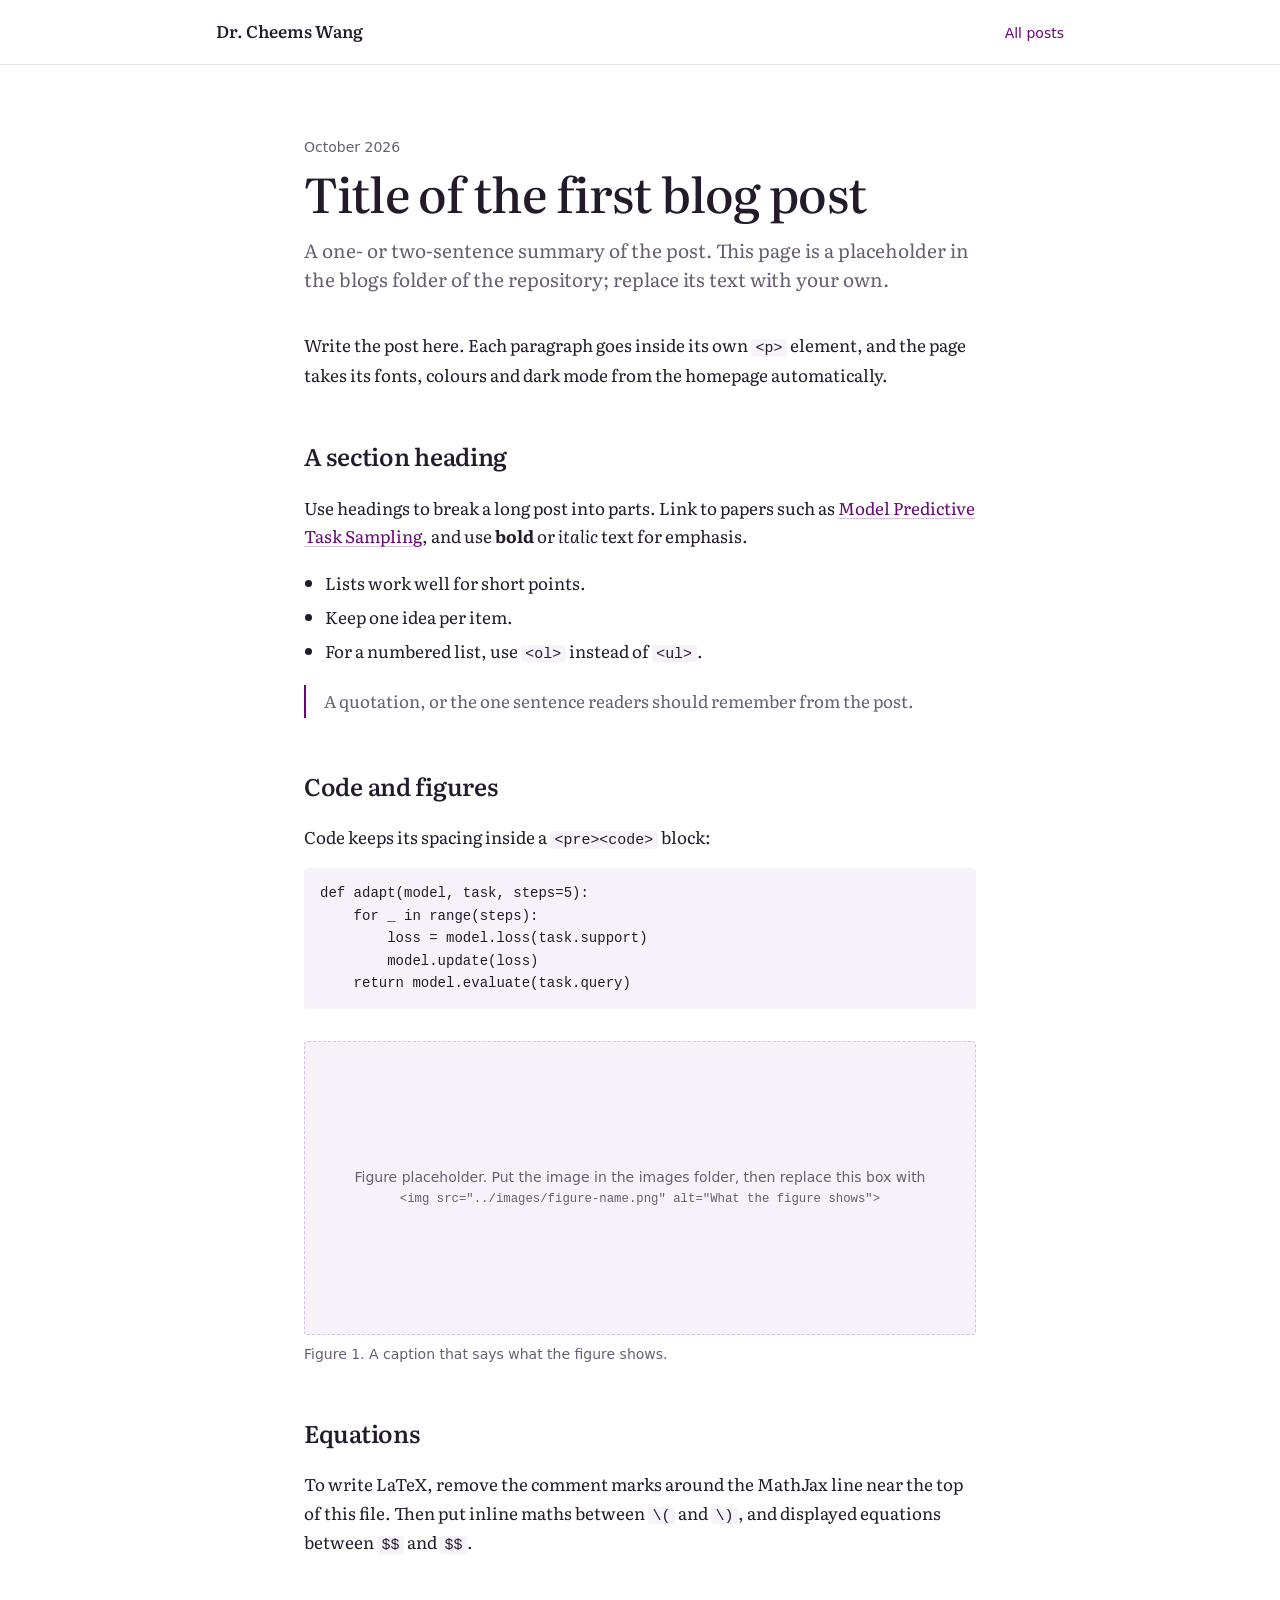
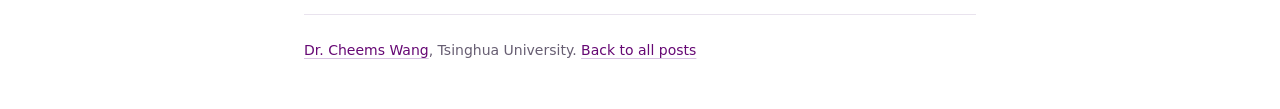
<file: blogs/example-post.html>
<!doctype html>
<html lang="en">
<head>
<meta charset="utf-8">
<meta name="viewport" content="width=device-width, initial-scale=1">
<!-- =====================================================================
     BLOG POST TEMPLATE (placeholder)
     1. Copy this file and give the copy a short name without spaces,
        for example blogs/mpts-explained.html
     2. In the copy, change the <title>, the description, the date, the
        heading, the summary and the text of the post.
     3. On the homepage (index.html), add an entry for the new post at the
        top of the Blogs list (search for id="blog-list").
     Images go in the images folder; link them as ../images/name.png
     ===================================================================== -->
<title>Title of the first blog post | Dr. Cheems Wang</title>
<meta name="description" content="A one- or two-sentence summary of the post.">
<meta name="author" content="Dr. Cheems Wang">
<link rel="icon" href="../images/favicon.svg" type="image/svg+xml">
<link rel="apple-touch-icon" href="../images/apple-touch-icon.png">
<link rel="preload" href="../fonts/literata-latin-opsz-normal.woff2" as="font" type="font/woff2" crossorigin>
<link rel="stylesheet" href="../style.css">
<!-- Equations (optional): remove the comment marks around the next line to write LaTeX. -->
<!-- <script defer src="https://cdn.jsdelivr.net/npm/mathjax@3/es5/tex-mml-chtml.js"></script> -->
</head>
<body>
<header class="post-top">
  <div class="wrap post-top-inner">
    <a class="home" href="../index.html">Dr. Cheems Wang</a>
    <a href="../index.html#blogs">All posts</a>
  </div>
</header>

<main class="wrap">
  <article class="post">
    <header>
      <p class="post-meta"><time datetime="2026-10">October 2026</time></p>
      <h1>Title of the first blog post</h1>
      <p class="post-lede">A one- or two-sentence summary of the post. This page is a placeholder in the blogs folder of the repository; replace its text with your own.</p>
    </header>

    <div class="post-body">
      <p>Write the post here. Each paragraph goes inside its own <code>&lt;p&gt;</code> element, and the page takes its fonts, colours and dark mode from the homepage automatically.</p>

      <h2>A section heading</h2>
      <p>Use headings to break a long post into parts. Link to papers such as <a href="https://www.nature.com/articles/s41467-026-74004-0">Model Predictive Task Sampling</a>, and use <strong>bold</strong> or <em>italic</em> text for emphasis.</p>
      <ul>
        <li>Lists work well for short points.</li>
        <li>Keep one idea per item.</li>
        <li>For a numbered list, use <code>&lt;ol&gt;</code> instead of <code>&lt;ul&gt;</code>.</li>
      </ul>
      <blockquote><p>A quotation, or the one sentence readers should remember from the post.</p></blockquote>

      <h2>Code and figures</h2>
      <p>Code keeps its spacing inside a <code>&lt;pre&gt;&lt;code&gt;</code> block:</p>
      <pre><code>def adapt(model, task, steps=5):
    for _ in range(steps):
        loss = model.loss(task.support)
        model.update(loss)
    return model.evaluate(task.query)</code></pre>
      <figure>
        <div class="figure-placeholder"><p>Figure placeholder. Put the image in the images folder, then replace this box with<br><code>&lt;img src="../images/figure-name.png" alt="What the figure shows"&gt;</code></p></div>
        <figcaption>Figure 1. A caption that says what the figure shows.</figcaption>
      </figure>

      <h2>Equations</h2>
      <p>To write LaTeX, remove the comment marks around the MathJax line near the top of this file. Then put inline maths between <code>\(</code> and <code>\)</code>, and displayed equations between <code>$$</code> and <code>$$</code>.</p>
    </div>
  </article>

  <footer class="post-end">
    <p><a href="../index.html">Dr. Cheems Wang</a>, Tsinghua University. <a href="../index.html#blogs">Back to all posts</a></p>
  </footer>
</main>
</body>
</html>
</file>
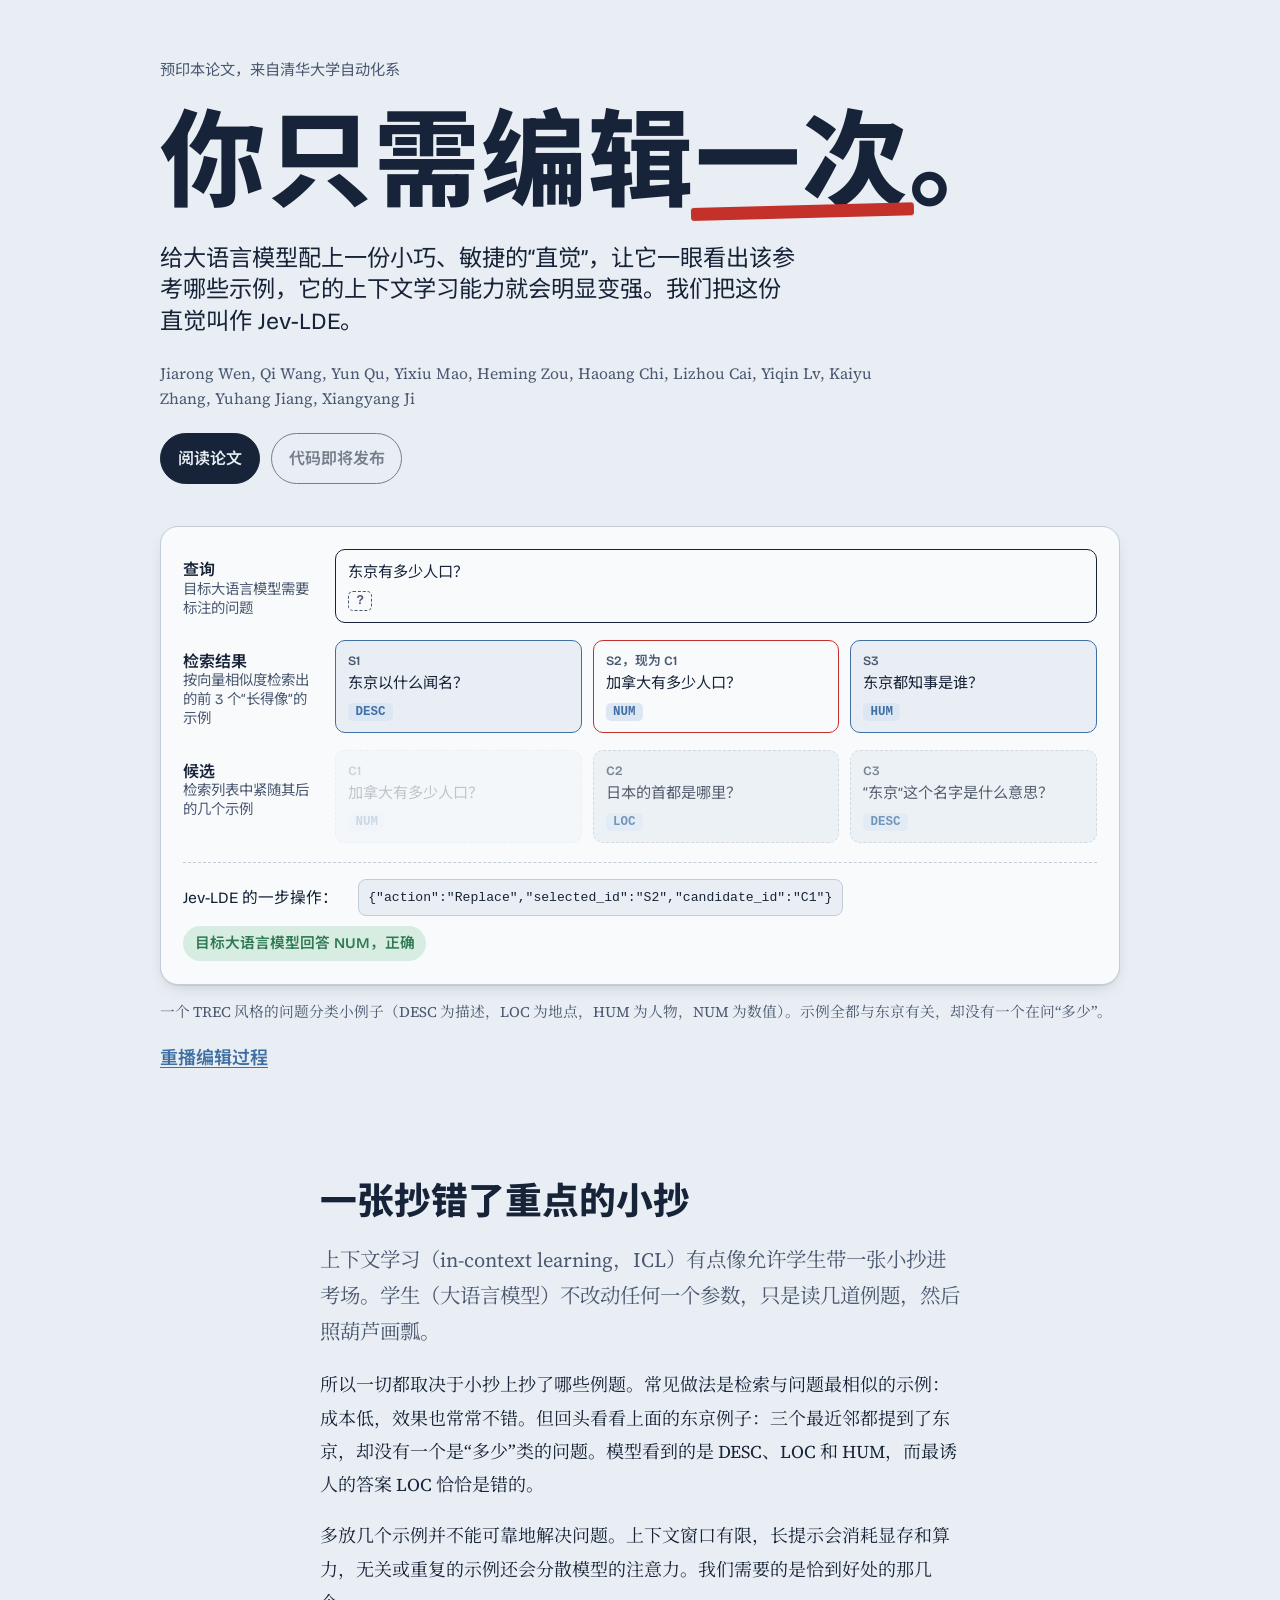
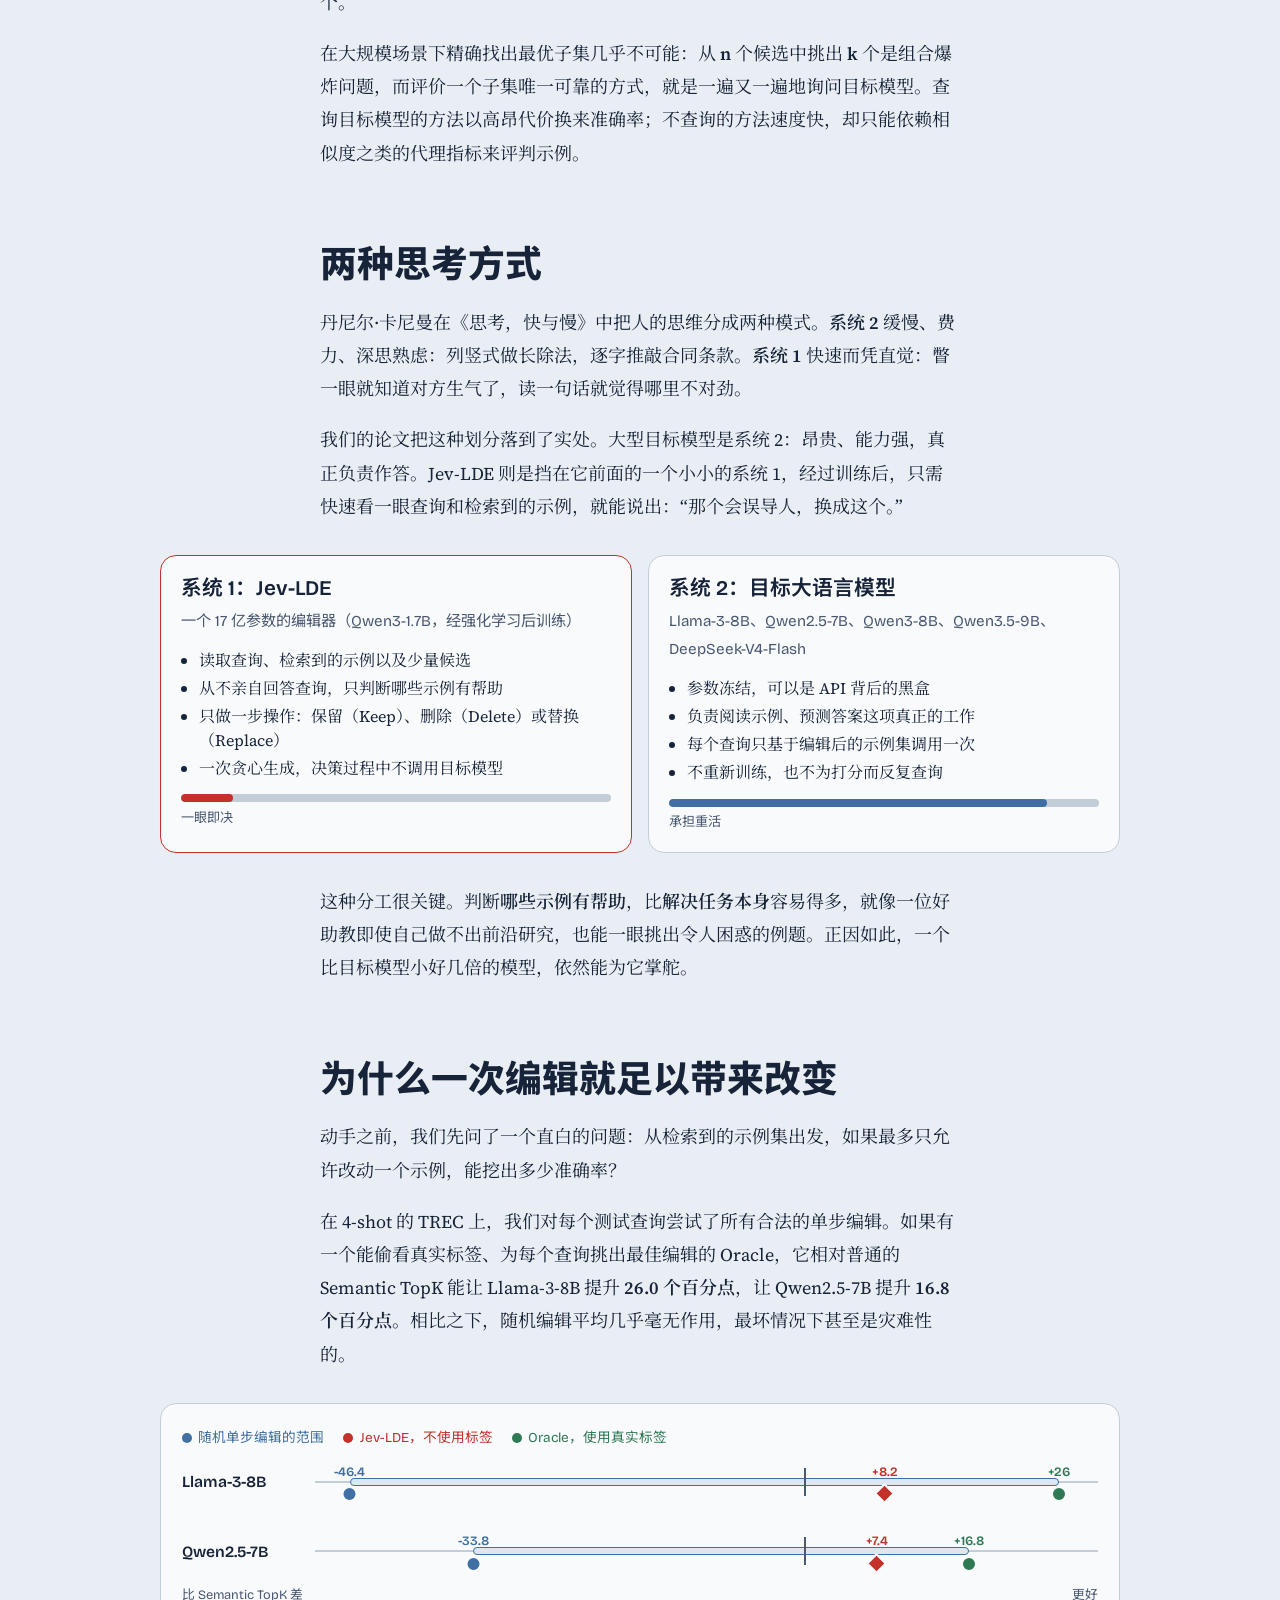
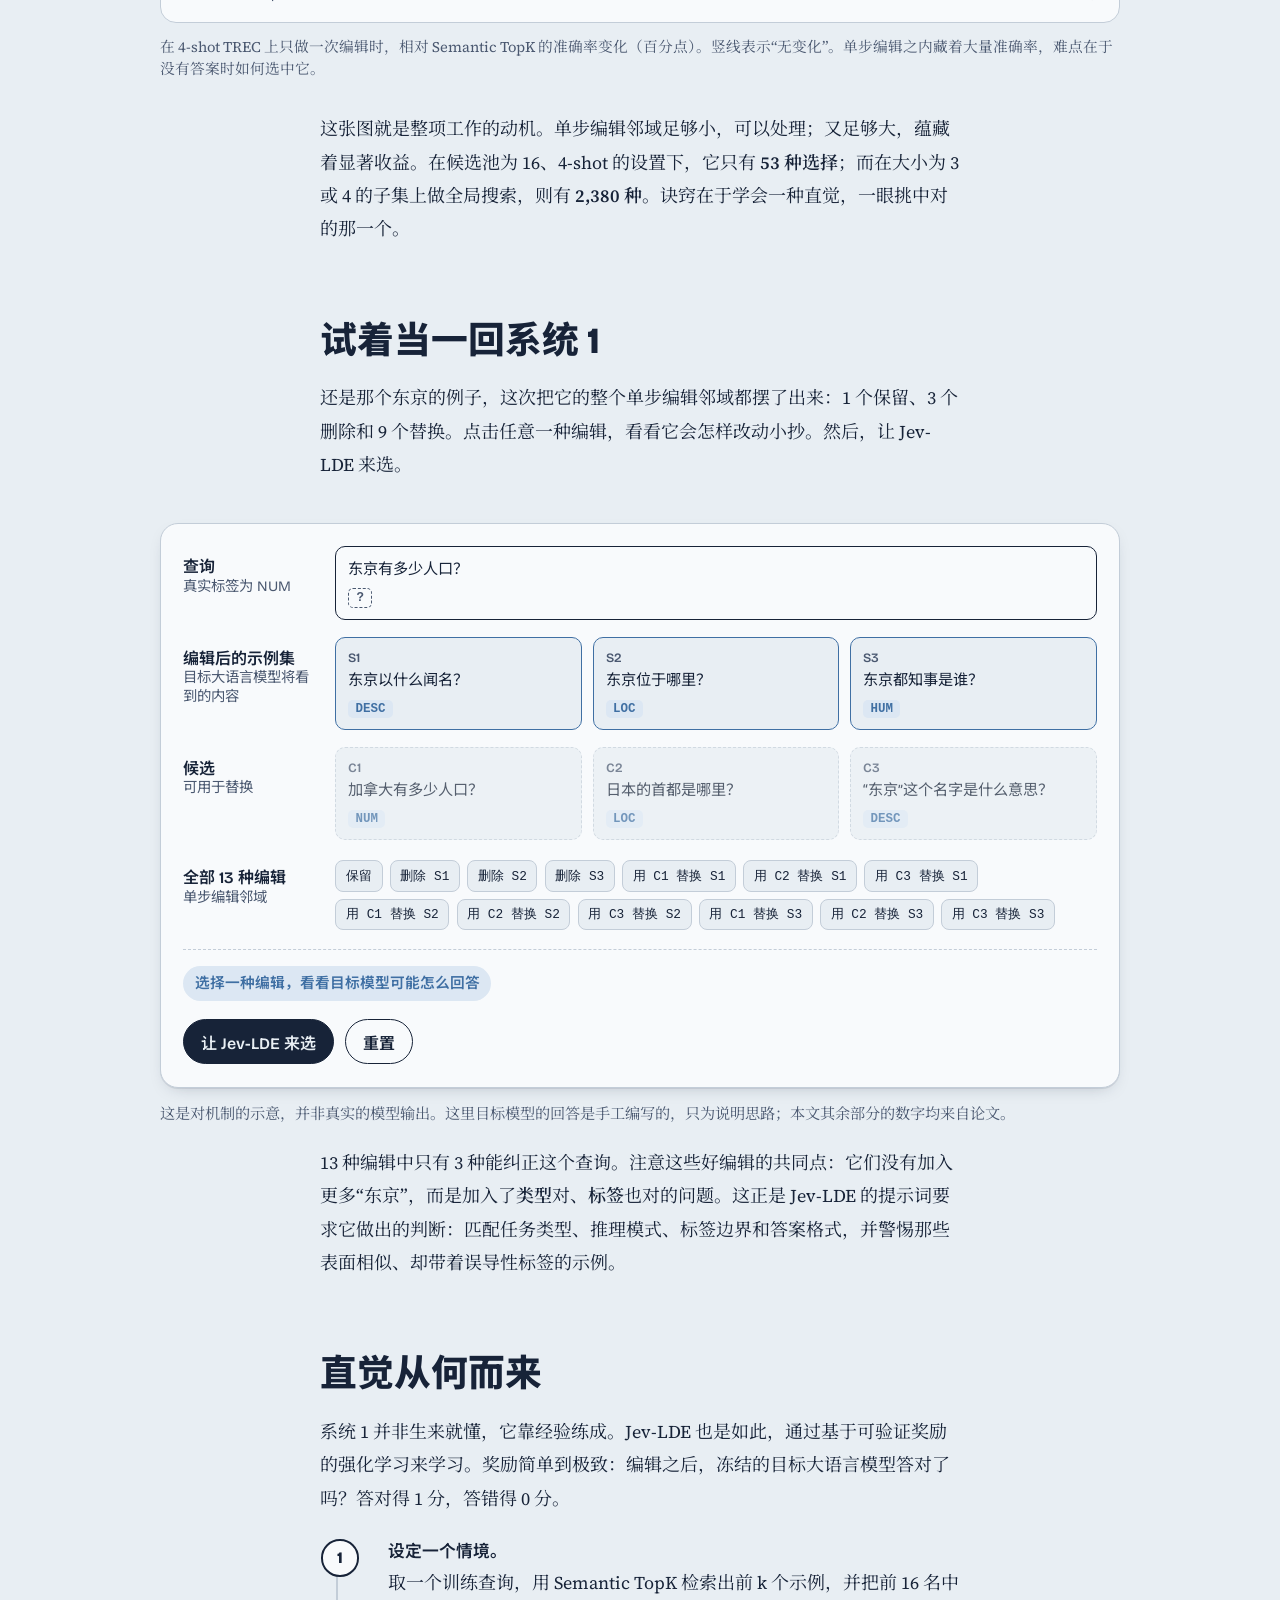
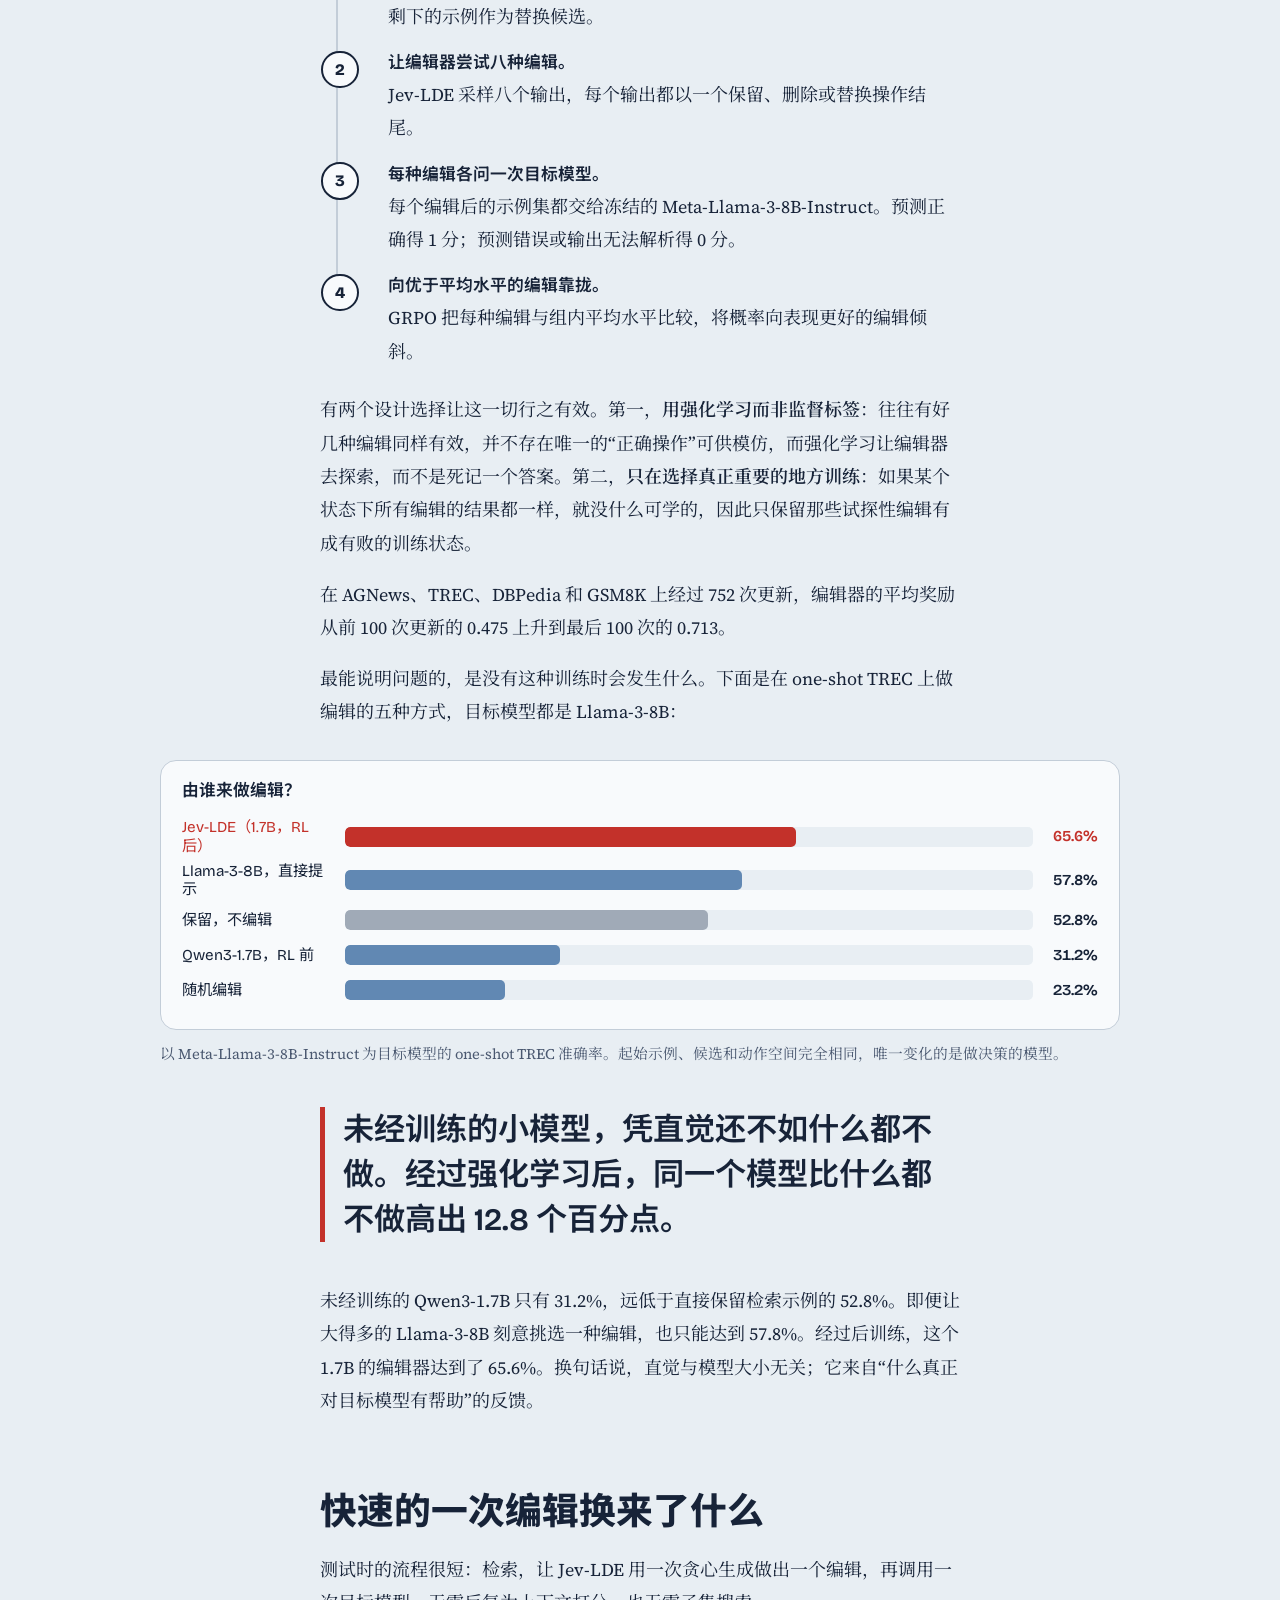
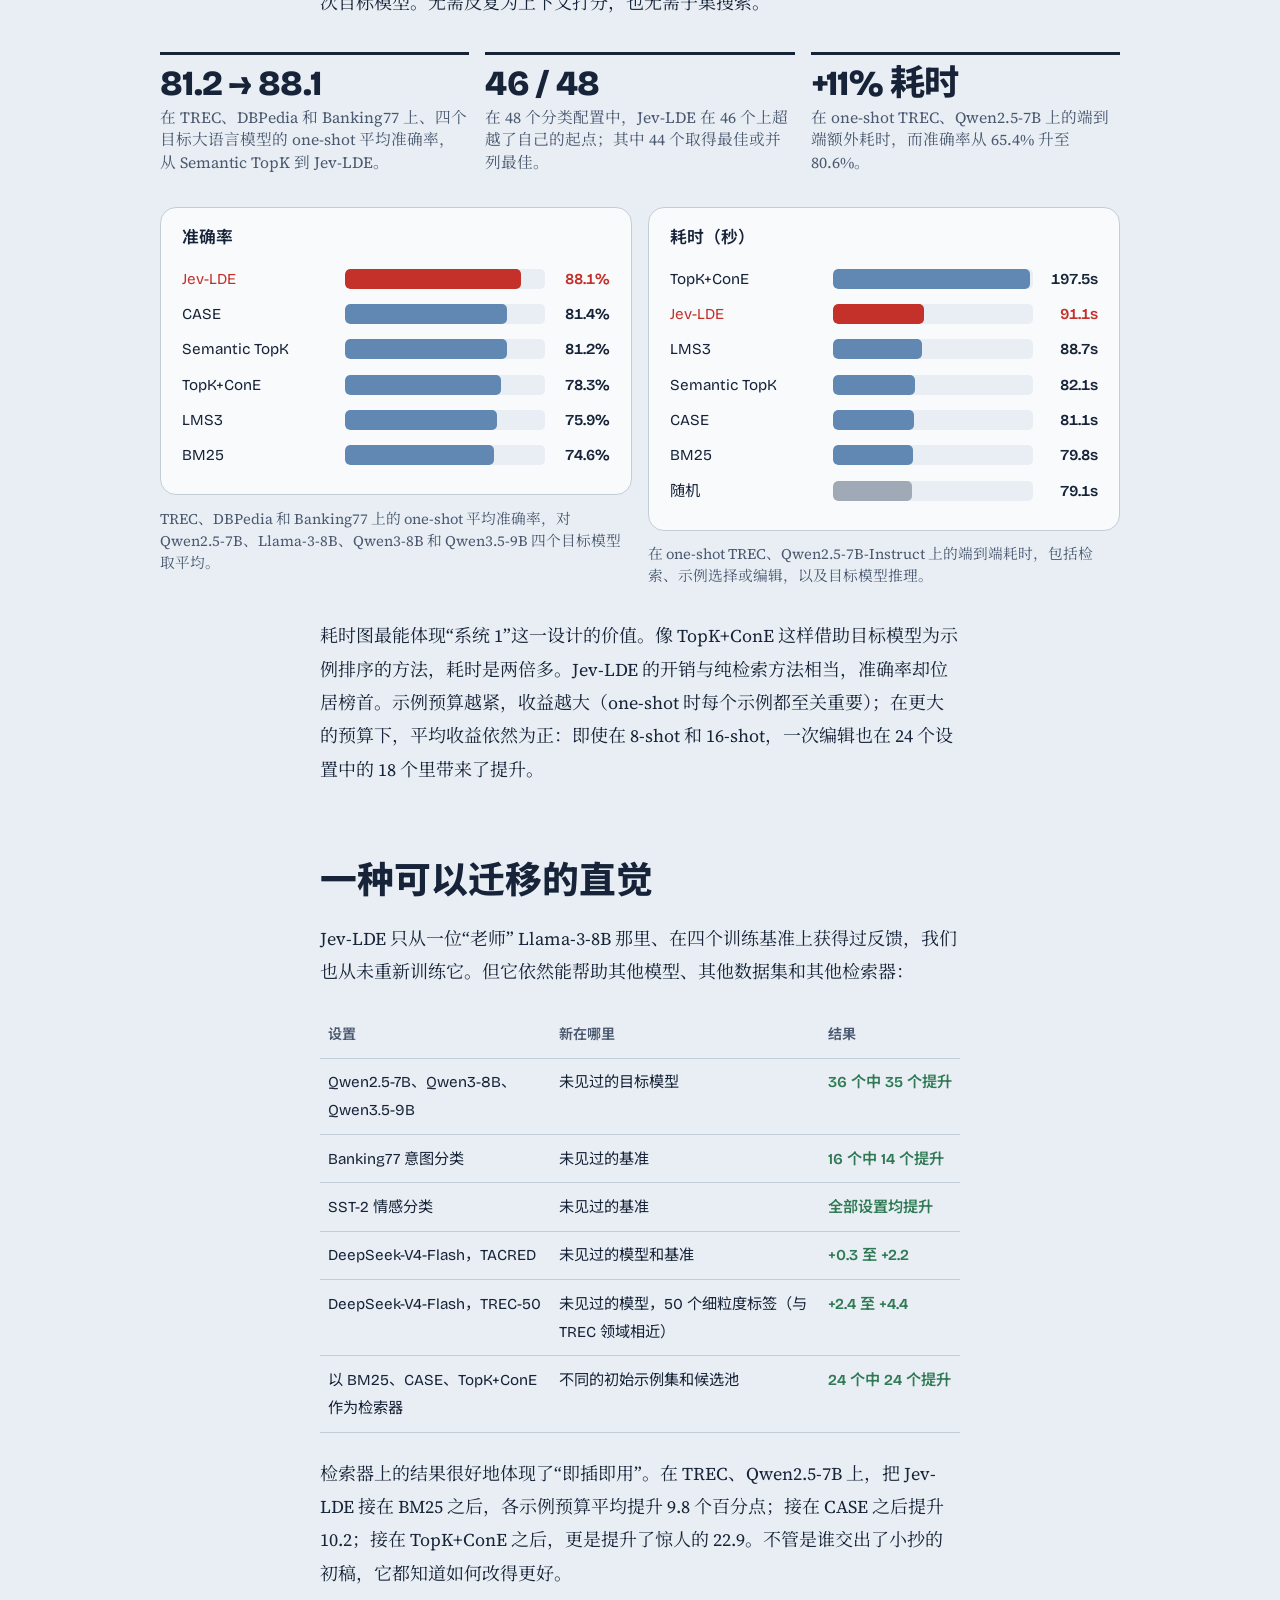
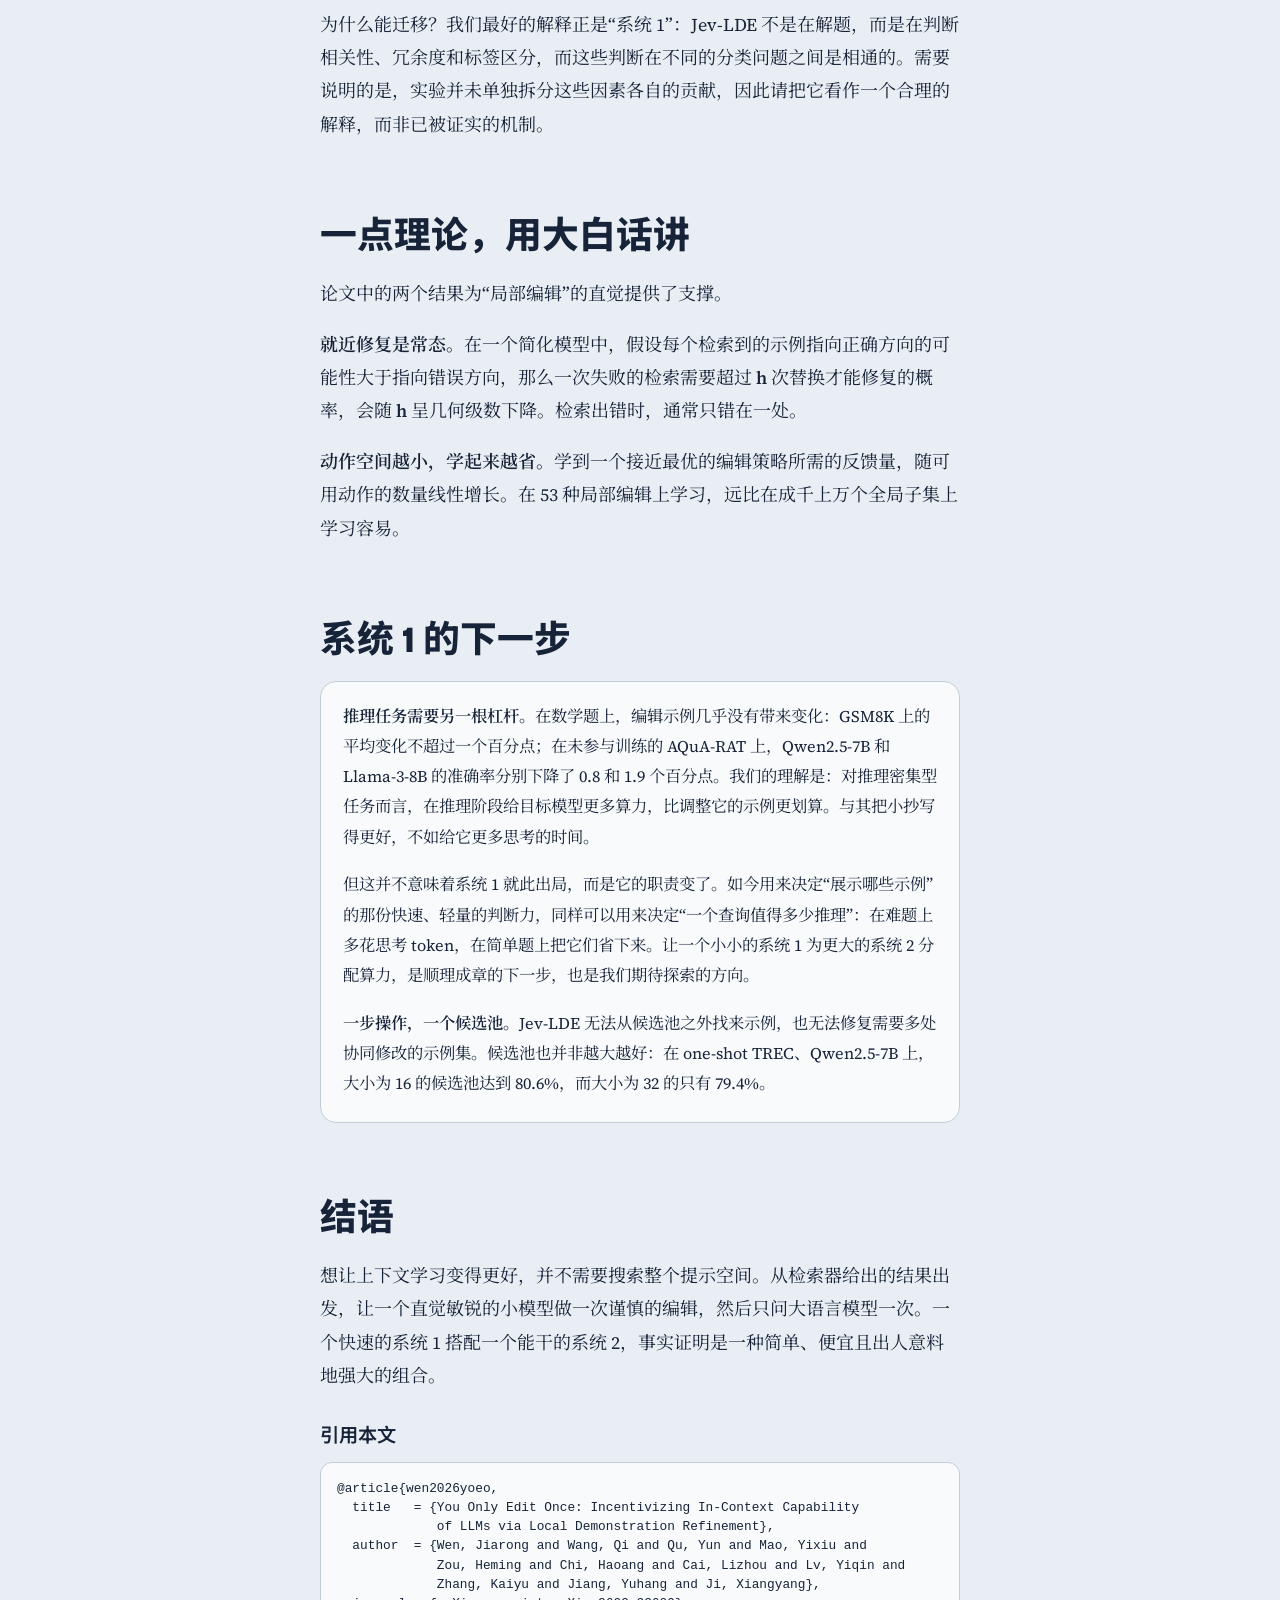
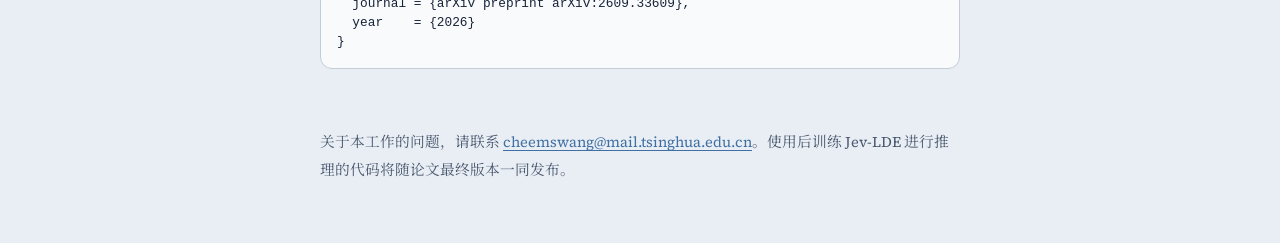
<file: blogs/jev-lde-blog-zh.html>
<!DOCTYPE html>
<html lang="zh-CN">
<head>
<meta charset="utf-8">
<meta name="viewport" content="width=device-width, initial-scale=1">
<title>你只需编辑一次</title>
<meta name="description" content="Jev-LDE：一个小巧、快速的系统 1 编辑器，只需一次保留、删除或替换操作，就能改进大语言模型的上下文示例。">
<link rel="preconnect" href="https://fonts.googleapis.com">
<link rel="preconnect" href="https://fonts.gstatic.com" crossorigin>
<link href="https://fonts.googleapis.com/css2?family=Bricolage+Grotesque:opsz,wght@12..96,400;12..96,600;12..96,800&family=Source+Serif+4:ital,opsz,wght@0,8..60,400;0,8..60,600;1,8..60,400&family=Noto+Sans+SC:wght@400;600;800&family=Noto+Serif+SC:wght@400;600&display=swap" rel="stylesheet">
<style>
:root{
  --paper:#E8EEF3;
  --sheet:#F8FAFC;
  --ink:#172338;
  --ink-soft:#4A5870;
  --rule:#C3CDD8;
  --pencil:#C3312A;
  --pencil-wash:#F6DAD6;
  --retrieve:#3F6FA3;
  --retrieve-wash:#DCE7F3;
  --right:#2F7A55;
  --right-wash:#D7EDE1;
  --shadow:0 1px 0 rgba(23,35,56,.08), 0 6px 18px -10px rgba(23,35,56,.35);
  --display:"Bricolage Grotesque", "Avenir Next", system-ui, sans-serif;
  --body:"Source Serif 4", Georgia, serif;
  --mono:ui-monospace, "SF Mono", Menlo, Consolas, monospace;
  color-scheme:light;
}
@media (prefers-color-scheme: dark){
  :root:not([data-theme="light"]){
    --paper:#121A26;
    --sheet:#1B2533;
    --ink:#E4EAF2;
    --ink-soft:#9DABBE;
    --rule:#33404F;
    --pencil:#F0685E;
    --pencil-wash:#3E2224;
    --retrieve:#7FA8D6;
    --retrieve-wash:#1F3148;
    --right:#5FC08E;
    --right-wash:#193527;
    --shadow:0 1px 0 rgba(0,0,0,.4), 0 8px 20px -10px rgba(0,0,0,.7);
    color-scheme:dark;
  }
}
:root[data-theme="dark"]{
  --paper:#121A26;
  --sheet:#1B2533;
  --ink:#E4EAF2;
  --ink-soft:#9DABBE;
  --rule:#33404F;
  --pencil:#F0685E;
  --pencil-wash:#3E2224;
  --retrieve:#7FA8D6;
  --retrieve-wash:#1F3148;
  --right:#5FC08E;
  --right-wash:#193527;
  --shadow:0 1px 0 rgba(0,0,0,.4), 0 8px 20px -10px rgba(0,0,0,.7);
  color-scheme:dark;
}

*{box-sizing:border-box}
html{-webkit-text-size-adjust:100%}
body{
  margin:0;
  background:var(--paper);
  color:var(--ink);
  font-family:var(--body);
  font-size:1.125rem;
  line-height:1.65;
  font-optical-sizing:auto;
}
a{color:var(--retrieve);text-underline-offset:3px}
a:focus-visible, button:focus-visible{outline:3px solid var(--retrieve);outline-offset:3px;border-radius:6px}

.column{max-width:42rem;margin:0 auto;padding:0 16px}
.wide{max-width:62rem;margin:0 auto;padding:0 16px}

h1,h2,h3{font-family:var(--display);font-weight:800;line-height:1.1;letter-spacing:-.01em;margin:0}
h2{font-size:clamp(1.7rem,4vw,2.3rem);margin:4.5rem 0 1rem}
h3{font-size:1.2rem;font-weight:600;margin:2rem 0 .5rem}
p{margin:0 0 1.1rem}
strong{font-weight:600}
.lede{font-size:1.28rem;line-height:1.55;color:var(--ink-soft)}
.aside{font-size:.95rem;color:var(--ink-soft)}
figure{margin:2rem 0}
figcaption{font-size:.92rem;color:var(--ink-soft);margin-top:.8rem;line-height:1.5}

/* ---------- Header / hero ---------- */
header.hero{padding:3.5rem 0 2rem}
.venue{font-family:var(--display);font-size:.95rem;color:var(--ink-soft);margin-bottom:1.4rem}
.title{
  font-size:clamp(3rem,11vw,6.6rem);
  line-height:.92;
  letter-spacing:-.035em;
}
.title .once{
  position:relative;
  white-space:nowrap;
}
.title .once::after{
  content:"";
  position:absolute;left:-2%;right:-2%;bottom:.06em;height:.12em;
  background:var(--pencil);
  border-radius:3px;
  transform:rotate(-1.5deg) scaleX(0);
  transform-origin:left center;
  animation:underline 700ms 300ms cubic-bezier(.3,.7,.2,1) forwards;
}
@keyframes underline{to{transform:rotate(-1.5deg) scaleX(1)}}
.subtitle{font-family:var(--display);font-weight:400;font-size:clamp(1.15rem,2.6vw,1.45rem);line-height:1.35;margin:1.4rem 0 1.6rem;max-width:40rem;color:var(--ink)}
.authors{font-size:.98rem;color:var(--ink-soft);line-height:1.55;max-width:46rem}
.authors .eq{font-size:.85em}
.links{display:flex;flex-wrap:wrap;gap:.7rem;margin-top:1.4rem}
.btn{
  font-family:var(--display);font-weight:600;font-size:1rem;
  display:inline-flex;align-items:center;gap:.5rem;
  padding:.6rem 1.05rem;border-radius:999px;
  border:1.5px solid var(--ink);color:var(--ink);background:transparent;
  text-decoration:none;cursor:pointer;
}
.btn.solid{background:var(--ink);color:var(--paper)}
.btn[aria-disabled="true"]{opacity:.55;cursor:default}

/* ---------- Edit stage (hero demo + playground share it) ---------- */
.stage{
  background:var(--sheet);
  border:1px solid var(--rule);
  border-radius:18px;
  padding:1.4rem;
  box-shadow:var(--shadow);
  margin-top:2.6rem;
}
.stage-row{display:grid;grid-template-columns:8.5rem 1fr;gap:1rem;align-items:start}
.stage-row + .stage-row{margin-top:1.1rem}
.row-label{font-family:var(--display);font-size:.9rem;color:var(--ink-soft);padding-top:.7rem;line-height:1.3}
.row-label b{display:block;color:var(--ink);font-weight:600;font-size:1rem}
.cards{display:flex;flex-wrap:wrap;gap:.7rem}
.card{
  position:relative;
  flex:1 1 11rem;
  min-width:0;
  background:var(--paper);
  border:1.5px solid var(--rule);
  border-radius:10px;
  padding:.6rem .75rem .65rem;
  font-family:var(--display);
  font-size:.95rem;
  line-height:1.3;
  transition:opacity .35s ease, transform .45s cubic-bezier(.3,.7,.2,1), border-color .3s, background .3s;
}
.card .id{font-size:.8rem;color:var(--ink-soft);font-weight:600}
.card .q{display:block;margin:.2rem 0 .45rem}
.label{
  display:inline-block;font-family:var(--mono);font-size:.78rem;font-weight:600;
  padding:.08rem .45rem;border-radius:5px;background:var(--retrieve-wash);color:var(--retrieve);
}
.card.query{border-color:var(--ink);background:var(--sheet)}
.card.query .label{background:transparent;border:1.5px dashed var(--ink-soft);color:var(--ink-soft)}
.card.retrieved{border-color:var(--retrieve)}
.card.candidate{opacity:.72;border-style:dashed}
.card.struck{border-color:var(--pencil);background:var(--pencil-wash)}
.card.struck::after{
  content:"";position:absolute;left:8px;right:8px;top:50%;height:3px;border-radius:2px;
  background:var(--pencil);transform:rotate(-4deg);
}
.card.gone{opacity:.25}
.card.incoming{opacity:1;border-style:solid;border-color:var(--pencil);background:var(--sheet)}
.card.lift{transform:translateY(-10px)}
.card.drop{transform:translateY(8px)}

.verdict{
  margin-top:1.2rem;padding-top:1rem;border-top:1px dashed var(--rule);
  display:flex;flex-wrap:wrap;gap:.6rem 1.2rem;align-items:center;
  font-family:var(--display);font-size:.98rem;
}
.json{
  font-family:var(--mono);font-size:.82rem;
  background:var(--paper);border:1px solid var(--rule);border-radius:8px;
  padding:.35rem .6rem;color:var(--ink);word-break:break-word;
}
.pill{display:inline-flex;align-items:center;gap:.4rem;padding:.25rem .7rem;border-radius:999px;font-weight:600;font-size:.92rem}
.pill.ok{background:var(--right-wash);color:var(--right)}
.pill.bad{background:var(--pencil-wash);color:var(--pencil)}
.pill.neutral{background:var(--retrieve-wash);color:var(--retrieve)}
.fade{opacity:0;transition:opacity .4s ease}
.fade.show{opacity:1}
.hero-foot{display:flex;justify-content:space-between;gap:1rem;flex-wrap:wrap;align-items:center;margin-top:.9rem}
.hero-foot p{margin:0;font-size:.92rem;color:var(--ink-soft)}
.linkish{background:none;border:0;padding:0;font:inherit;font-family:var(--display);font-weight:600;color:var(--retrieve);cursor:pointer;text-decoration:underline;text-underline-offset:3px}

/* ---------- Two systems ---------- */
.systems{display:grid;grid-template-columns:1fr 1fr;gap:1rem;margin:2rem 0}
.sys{border-radius:16px;padding:1.2rem 1.25rem 1.1rem;border:1.5px solid var(--rule);background:var(--sheet)}
.sys.one{border-color:var(--pencil)}
.sys h3{margin:0 0 .3rem;font-size:1.3rem}
.sys .who{font-family:var(--display);font-size:.95rem;color:var(--ink-soft);margin-bottom:.8rem}
.sys ul{margin:0;padding-left:1.1rem;font-size:1rem;line-height:1.5}
.sys li{margin:.25rem 0}
.speed{height:8px;border-radius:4px;background:var(--rule);margin:.9rem 0 .2rem;overflow:hidden}
.speed i{display:block;height:100%;border-radius:4px}
.sys.one .speed i{width:12%;background:var(--pencil)}
.sys.two .speed i{width:88%;background:var(--retrieve)}
.speed-note{font-family:var(--display);font-size:.82rem;color:var(--ink-soft)}

/* ---------- Pull quote ---------- */
.pull{
  font-family:var(--display);font-weight:600;
  font-size:clamp(1.4rem,3.6vw,1.95rem);line-height:1.25;letter-spacing:-.01em;
  margin:2.6rem 0;padding-left:1.1rem;border-left:5px solid var(--pencil);
}

/* ---------- Number line (one-edit neighborhood) ---------- */
.nl{background:var(--sheet);border:1px solid var(--rule);border-radius:16px;padding:1.3rem 1.3rem 1rem}
.nl-row{display:grid;grid-template-columns:7.5rem 1fr;gap:.8rem;align-items:center;margin:.6rem 0 1.6rem}
.nl-name{font-family:var(--display);font-weight:600;font-size:.98rem}
.track{position:relative;height:44px}
.track::before{content:"";position:absolute;left:0;right:0;top:21px;height:2px;background:var(--rule)}
.zero{position:absolute;top:8px;bottom:8px;width:2px;background:var(--ink-soft)}
.span{position:absolute;top:18px;height:8px;border-radius:4px;background:var(--retrieve-wash);border:1px solid var(--retrieve)}
.mark{position:absolute;top:0;transform:translateX(-50%);font-family:var(--display);font-size:.8rem;font-weight:600;white-space:nowrap;text-align:center}
.mark::after{content:"";display:block;width:12px;height:12px;margin:3px auto 0;border-radius:50%;background:currentColor;border:2px solid var(--sheet)}
.mark.worst{color:var(--retrieve)}
.mark.lde{color:var(--pencil)}
.mark.oracle{color:var(--right)}
.mark.lde::after{border-radius:2px;transform:rotate(45deg);width:11px;height:11px}
.nl-legend{display:flex;flex-wrap:wrap;gap:.4rem 1.2rem;font-family:var(--display);font-size:.85rem;color:var(--ink-soft)}
.nl-legend span::before{content:"";display:inline-block;width:10px;height:10px;border-radius:50%;margin-right:.4rem;vertical-align:-1px;background:currentColor}
.axis-note{font-family:var(--display);font-size:.8rem;color:var(--ink-soft);display:flex;justify-content:space-between;margin-top:-1rem}

/* ---------- Playground ---------- */
.actions{display:flex;flex-wrap:wrap;gap:.45rem;margin-top:.2rem}
.chip{
  font-family:var(--mono);font-size:.8rem;
  padding:.38rem .6rem;border-radius:8px;border:1.5px solid var(--rule);
  background:var(--paper);color:var(--ink);cursor:pointer;
  transition:border-color .2s, background .2s;
}
.chip:hover{border-color:var(--ink-soft)}
.chip[aria-pressed="true"]{border-color:var(--ink);background:var(--sheet);box-shadow:inset 0 0 0 1px var(--ink)}
.chip.tried-ok{border-color:var(--right)}
.chip.tried-bad{border-color:var(--pencil)}
.chip.jev{background:var(--pencil);border-color:var(--pencil);color:#fff}
.play-controls{display:flex;flex-wrap:wrap;gap:.7rem;align-items:center;margin-top:1.1rem}
.think{
  margin-top:1rem;padding:.8rem 1rem;border-radius:10px;
  background:var(--paper);border:1px dashed var(--pencil);
  font-size:1rem;line-height:1.55;display:none;
}
.think.show{display:block}
.think code{font-family:var(--mono);font-size:.85rem}
.score{font-family:var(--display);font-size:.92rem;color:var(--ink-soft)}

/* ---------- Steps ---------- */
.steps{list-style:none;padding:0;margin:1.6rem 0;counter-reset:s}
.steps li{counter-increment:s;position:relative;padding:0 0 1.2rem 3.1rem;border-left:2px solid var(--rule);margin-left:1rem}
.steps li:last-child{border-left-color:transparent;padding-bottom:0}
.steps li::before{
  content:counter(s);position:absolute;left:-1.05rem;top:-.1rem;
  width:2.1rem;height:2.1rem;border-radius:50%;
  background:var(--sheet);border:2px solid var(--ink);
  font-family:var(--display);font-weight:800;font-size:1rem;
  display:flex;align-items:center;justify-content:center;
}
.steps b{font-family:var(--display);font-weight:600;display:block;font-size:1.05rem;line-height:1.3;margin-bottom:.15rem}

/* ---------- Bar charts ---------- */
.chart{background:var(--sheet);border:1px solid var(--rule);border-radius:16px;padding:1.2rem 1.3rem 1.1rem}
.chart h3{margin:0 0 1rem;font-size:1.05rem}
.bar{display:grid;grid-template-columns:9.5rem 1fr 3.4rem;gap:.7rem;align-items:center;margin:.45rem 0;font-family:var(--display);font-size:.95rem}
.bar .name{line-height:1.2}
.bar .val{text-align:right;font-weight:600;font-variant-numeric:tabular-nums}
.bar .t{height:20px;background:var(--paper);border-radius:5px;overflow:hidden}
.bar .t i{display:block;height:100%;background:var(--retrieve);border-radius:5px;opacity:.8}
.bar.me .name, .bar.me .val{color:var(--pencil)}
.bar.me .t i{background:var(--pencil);opacity:1}
.bar.dim .t i{background:var(--ink-soft);opacity:.45}
.chart-note{font-family:var(--display);font-size:.84rem;color:var(--ink-soft);margin-top:.7rem}
.pair{display:grid;grid-template-columns:1fr 1fr;gap:1rem}

/* ---------- Stat strip ---------- */
.stats{display:grid;grid-template-columns:repeat(3,1fr);gap:1rem;margin:2rem 0}
.stat{border-top:3px solid var(--ink);padding-top:.7rem}
.stat .n{font-family:var(--display);font-weight:800;font-size:2.2rem;line-height:1;letter-spacing:-.02em}
.stat .d{font-size:.98rem;line-height:1.45;color:var(--ink-soft);margin-top:.35rem}

/* ---------- Transfer map ---------- */
.transfer{width:100%;border-collapse:collapse;font-family:var(--display);font-size:.95rem;margin:1.5rem 0}
.transfer th, .transfer td{padding:.6rem .5rem;border-bottom:1px solid var(--rule);text-align:left;vertical-align:top}
.transfer th{font-weight:600;color:var(--ink-soft);font-size:.88rem}
.transfer td.g{color:var(--right);font-weight:600;white-space:nowrap}

/* ---------- Limits ---------- */
.limits{background:var(--sheet);border:1px solid var(--rule);border-radius:16px;padding:1.2rem 1.35rem .4rem}
.limits p{font-size:1.02rem}

/* ---------- Footer ---------- */
pre.bib{
  font-family:var(--mono);font-size:.8rem;line-height:1.5;
  background:var(--sheet);border:1px solid var(--rule);border-radius:12px;
  padding:1rem;overflow-x:auto;white-space:pre;
}
footer{padding:3rem 0 4rem;font-size:.92rem;color:var(--ink-soft)}

/* ---------- Responsive ---------- */
@media (max-width:720px){
  body{font-size:1.06rem}
  .stage{padding:1rem}
  .stage-row{grid-template-columns:1fr;gap:.4rem}
  .row-label{padding-top:0}
  .row-label b{display:inline;margin-right:.4rem}
  .systems, .pair{grid-template-columns:1fr}
  .stats{grid-template-columns:1fr}
  .nl-row{grid-template-columns:1fr;gap:.2rem}
  .bar{grid-template-columns:7rem 1fr 3rem}
  .card{flex-basis:100%}
  .transfer{font-size:.86rem}
  .transfer td.g{white-space:normal}
  .transfer th, .transfer td{padding:.5rem .3rem}
}
@media (prefers-reduced-motion: reduce){
  *, *::before, *::after{animation-duration:0s !important;animation-delay:0s !important;transition:none !important}
}

/* ---------- Chinese typography ---------- */
:root{
  --display:"Bricolage Grotesque", "Noto Sans SC", "PingFang SC", "Microsoft YaHei", system-ui, sans-serif;
  --body:"Source Serif 4", "Noto Serif SC", "Songti SC", "SimSun", Georgia, serif;
}
body{line-height:1.85}
h1,h2,h3{letter-spacing:0;line-height:1.3}
.title{letter-spacing:.01em;line-height:1.08;font-size:clamp(2.5rem,10vw,6.6rem)}
.lede{line-height:1.75}
.pull{line-height:1.45;letter-spacing:0}
em{font-style:normal;font-weight:600}
.steps b{margin-bottom:.25rem}
</style>
</head>
<body>

<header class="hero">
  <div class="wide">
    <div class="venue">预印本论文，来自清华大学自动化系</div>
    <h1 class="title">你只需编辑<span class="once">一次</span>。</h1>
    <p class="subtitle">给大语言模型配上一份小巧、敏捷的“直觉”，让它一眼看出该参考哪些示例，它的上下文学习能力就会明显变强。我们把这份直觉叫作 Jev-LDE。</p>
    <p class="authors">
      Jiarong Wen, Qi Wang, Yun Qu, Yixiu Mao, Heming Zou, Haoang Chi, Lizhou Cai, Yiqin Lv, Kaiyu Zhang, Yuhang Jiang, Xiangyang Ji
    </p>
    <div class="links">
      <a class="btn solid" href="https://arxiv.org/pdf/2609.33609" target="_blank" rel="noopener">阅读论文</a>
      <a class="btn" href="#" aria-disabled="true">代码即将发布</a>
    </div>

    <!-- Hero demo: one glance, one edit, one call -->
    <div class="stage" id="hero-stage" aria-label="Jev-LDE 替换一个示例的动画演示">
      <div class="stage-row">
        <div class="row-label"><b>查询</b>目标大语言模型需要标注的问题</div>
        <div class="cards">
          <div class="card query"><span class="q">东京有多少人口？</span><span class="label">?</span></div>
        </div>
      </div>
      <div class="stage-row">
        <div class="row-label"><b>检索结果</b>按向量相似度检索出的前 3 个“长得像”的示例</div>
        <div class="cards" id="hero-retrieved">
          <div class="card retrieved" data-slot="S1"><span class="id">S1</span><span class="q">东京以什么闻名？</span><span class="label">DESC</span></div>
          <div class="card retrieved" data-slot="S2" id="hero-s2"><span class="id">S2</span><span class="q">东京位于哪里？</span><span class="label">LOC</span></div>
          <div class="card retrieved" data-slot="S3"><span class="id">S3</span><span class="q">东京都知事是谁？</span><span class="label">HUM</span></div>
        </div>
      </div>
      <div class="stage-row">
        <div class="row-label"><b>候选</b>检索列表中紧随其后的几个示例</div>
        <div class="cards">
          <div class="card candidate" id="hero-c1"><span class="id">C1</span><span class="q">加拿大有多少人口？</span><span class="label">NUM</span></div>
          <div class="card candidate"><span class="id">C2</span><span class="q">日本的首都是哪里？</span><span class="label">LOC</span></div>
          <div class="card candidate"><span class="id">C3</span><span class="q">“东京”这个名字是什么意思？</span><span class="label">DESC</span></div>
        </div>
      </div>
      <div class="verdict fade" id="hero-verdict">
        <span>Jev-LDE 的一步操作：</span>
        <span class="json">{"action":"Replace","selected_id":"S2","candidate_id":"C1"}</span>
        <span class="pill ok">目标大语言模型回答 NUM，正确</span>
      </div>
    </div>
    <div class="hero-foot">
      <p>一个 TREC 风格的问题分类小例子（DESC 为描述，LOC 为地点，HUM 为人物，NUM 为数值）。示例全都与东京有关，却没有一个在问“多少”。</p>
      <button class="linkish" id="hero-replay" type="button">重播编辑过程</button>
    </div>
  </div>
</header>

<main>
<div class="column">

  <h2>一张抄错了重点的小抄</h2>
  <p class="lede">上下文学习（in-context learning，ICL）有点像允许学生带一张小抄进考场。学生（大语言模型）不改动任何一个参数，只是读几道例题，然后照葫芦画瓢。</p>
  <p>所以一切都取决于小抄上抄了哪些例题。常见做法是检索与问题最相似的示例：成本低，效果也常常不错。但回头看看上面的东京例子：三个最近邻都提到了东京，却没有一个是“多少”类的问题。模型看到的是 DESC、LOC 和 HUM，而最诱人的答案 LOC 恰恰是错的。</p>
  <p>多放几个示例并不能可靠地解决问题。上下文窗口有限，长提示会消耗显存和算力，无关或重复的示例还会分散模型的注意力。我们需要的是恰到好处的那几个。</p>
  <p>在大规模场景下精确找出最优子集几乎不可能：从 <em>n</em> 个候选中挑出 <em>k</em> 个是组合爆炸问题，而评价一个子集唯一可靠的方式，就是一遍又一遍地询问目标模型。查询目标模型的方法以高昂代价换来准确率；不查询的方法速度快，却只能依赖相似度之类的代理指标来评判示例。</p>

  <h2>两种思考方式</h2>
  <p>丹尼尔·卡尼曼在《思考，快与慢》中把人的思维分成两种模式。<strong>系统 2</strong> 缓慢、费力、深思熟虑：列竖式做长除法，逐字推敲合同条款。<strong>系统 1</strong> 快速而凭直觉：瞥一眼就知道对方生气了，读一句话就觉得哪里不对劲。</p>
  <p>我们的论文把这种划分落到了实处。大型目标模型是系统 2：昂贵、能力强，真正负责作答。Jev-LDE 则是挡在它前面的一个小小的系统 1，经过训练后，只需快速看一眼查询和检索到的示例，就能说出：“那个会误导人，换成这个。”</p>
</div>

<div class="wide">
  <div class="systems">
    <div class="sys one">
      <h3>系统 1：Jev-LDE</h3>
      <div class="who">一个 17 亿参数的编辑器（Qwen3-1.7B，经强化学习后训练）</div>
      <ul>
        <li>读取查询、检索到的示例以及少量候选</li>
        <li>从不亲自回答查询，只判断哪些示例有帮助</li>
        <li>只做一步操作：保留（Keep）、删除（Delete）或替换（Replace）</li>
        <li>一次贪心生成，决策过程中不调用目标模型</li>
      </ul>
      <div class="speed"><i></i></div>
      <div class="speed-note">一眼即决</div>
    </div>
    <div class="sys two">
      <h3>系统 2：目标大语言模型</h3>
      <div class="who">Llama-3-8B、Qwen2.5-7B、Qwen3-8B、Qwen3.5-9B、DeepSeek-V4-Flash</div>
      <ul>
        <li>参数冻结，可以是 API 背后的黑盒</li>
        <li>负责阅读示例、预测答案这项真正的工作</li>
        <li>每个查询只基于编辑后的示例集调用一次</li>
        <li>不重新训练，也不为打分而反复查询</li>
      </ul>
      <div class="speed"><i></i></div>
      <div class="speed-note">承担重活</div>
    </div>
  </div>
</div>

<div class="column">
  <p>这种分工很关键。判断<em>哪些示例有帮助</em>，比<em>解决任务本身</em>容易得多，就像一位好助教即使自己做不出前沿研究，也能一眼挑出令人困惑的例题。正因如此，一个比目标模型小好几倍的模型，依然能为它掌舵。</p>

  <h2>为什么一次编辑就足以带来改变</h2>
  <p>动手之前，我们先问了一个直白的问题：从检索到的示例集出发，如果最多只允许改动一个示例，能挖出多少准确率？</p>
  <p>在 4-shot 的 TREC 上，我们对每个测试查询尝试了所有合法的单步编辑。如果有一个能偷看真实标签、为每个查询挑出最佳编辑的 Oracle，它相对普通的 Semantic TopK 能让 Llama-3-8B 提升 <strong>26.0 个百分点</strong>，让 Qwen2.5-7B 提升 <strong>16.8 个百分点</strong>。相比之下，随机编辑平均几乎毫无作用，最坏情况下甚至是灾难性的。</p>
</div>

<div class="wide">
  <figure>
    <div class="nl" role="img" aria-label="4-shot TREC 上单步编辑带来的准确率变化。Llama-3-8B：最差的随机编辑为 -46.4，Jev-LDE 为 +8.2，Oracle 为 +26.0。Qwen2.5-7B：最差的随机编辑为 -33.8，Jev-LDE 为 +7.4，Oracle 为 +16.8。">
      <div class="nl-legend">
        <span style="color:var(--retrieve)">随机单步编辑的范围</span>
        <span style="color:var(--pencil)">Jev-LDE，不使用标签</span>
        <span style="color:var(--right)">Oracle，使用真实标签</span>
      </div>
      <div id="nl-rows"></div>
      <div class="axis-note"><span>比 Semantic TopK 差</span><span>更好</span></div>
    </div>
    <figcaption>在 4-shot TREC 上只做一次编辑时，相对 Semantic TopK 的准确率变化（百分点）。竖线表示“无变化”。单步编辑之内藏着大量准确率，难点在于没有答案时如何选中它。</figcaption>
  </figure>
</div>

<div class="column">
  <p>这张图就是整项工作的动机。单步编辑邻域足够小，可以处理；又足够大，蕴藏着显著收益。在候选池为 16、4-shot 的设置下，它只有 <strong>53 种选择</strong>；而在大小为 3 或 4 的子集上做全局搜索，则有 <strong>2,380 种</strong>。诀窍在于学会一种直觉，一眼挑中对的那一个。</p>

  <h2>试着当一回系统 1</h2>
  <p>还是那个东京的例子，这次把它的整个单步编辑邻域都摆了出来：1 个保留、3 个删除和 9 个替换。点击任意一种编辑，看看它会怎样改动小抄。然后，让 Jev-LDE 来选。</p>
</div>

<div class="wide">
  <div class="stage" id="play">
    <div class="stage-row">
      <div class="row-label"><b>查询</b>真实标签为 NUM</div>
      <div class="cards">
        <div class="card query"><span class="q">东京有多少人口？</span><span class="label">?</span></div>
      </div>
    </div>
    <div class="stage-row">
      <div class="row-label"><b>编辑后的示例集</b>目标大语言模型将看到的内容</div>
      <div class="cards" id="play-set"></div>
    </div>
    <div class="stage-row">
      <div class="row-label"><b>候选</b>可用于替换</div>
      <div class="cards" id="play-cands"></div>
    </div>
    <div class="stage-row">
      <div class="row-label"><b>全部 13 种编辑</b>单步编辑邻域</div>
      <div class="actions" id="play-actions" role="group" aria-label="选择一种编辑"></div>
    </div>
    <div class="verdict" id="play-verdict" aria-live="polite">
      <span class="pill neutral">选择一种编辑，看看目标模型可能怎么回答</span>
    </div>
    <div class="play-controls">
      <button class="btn solid" type="button" id="play-jev">让 Jev-LDE 来选</button>
      <button class="btn" type="button" id="play-reset">重置</button>
      <span class="score" id="play-score"></span>
    </div>
    <div class="think" id="play-think">
      <code>&lt;think&gt;</code> 查询问的是人口数量。S2 和查询都提到了“东京”，但它的标签是 LOC，正是最具迷惑性的错误答案。C1 同样是“……有多少人口”的句式，标签为 NUM。用 C1 替换 S2。<code>&lt;/think&gt;</code><br>
      <code>&lt;answer&gt;{"action":"Replace","selected_id":"S2","candidate_id":"C1"}&lt;/answer&gt;</code>
    </div>
  </div>
  <p class="aside" style="margin-top:.8rem">这是对机制的示意，并非真实的模型输出。这里目标模型的回答是手工编写的，只为说明思路；本文其余部分的数字均来自论文。</p>
</div>

<div class="column">
  <p>13 种编辑中只有 3 种能纠正这个查询。注意这些好编辑的共同点：它们没有加入更多“东京”，而是加入了<em>类型</em>对、<em>标签</em>也对的问题。这正是 Jev-LDE 的提示词要求它做出的判断：匹配任务类型、推理模式、标签边界和答案格式，并警惕那些表面相似、却带着误导性标签的示例。</p>

  <h2>直觉从何而来</h2>
  <p>系统 1 并非生来就懂，它靠经验练成。Jev-LDE 也是如此，通过基于可验证奖励的强化学习来学习。奖励简单到极致：编辑之后，冻结的目标大语言模型答对了吗？答对得 1 分，答错得 0 分。</p>

  <ol class="steps">
    <li><b>设定一个情境。</b>取一个训练查询，用 Semantic TopK 检索出前 k 个示例，并把前 16 名中剩下的示例作为替换候选。</li>
    <li><b>让编辑器尝试八种编辑。</b>Jev-LDE 采样八个输出，每个输出都以一个保留、删除或替换操作结尾。</li>
    <li><b>每种编辑各问一次目标模型。</b>每个编辑后的示例集都交给冻结的 Meta-Llama-3-8B-Instruct。预测正确得 1 分；预测错误或输出无法解析得 0 分。</li>
    <li><b>向优于平均水平的编辑靠拢。</b>GRPO 把每种编辑与组内平均水平比较，将概率向表现更好的编辑倾斜。</li>
  </ol>

  <p>有两个设计选择让这一切行之有效。第一，<strong>用强化学习而非监督标签</strong>：往往有好几种编辑同样有效，并不存在唯一的“正确操作”可供模仿，而强化学习让编辑器去探索，而不是死记一个答案。第二，<strong>只在选择真正重要的地方训练</strong>：如果某个状态下所有编辑的结果都一样，就没什么可学的，因此只保留那些试探性编辑有成有败的训练状态。</p>
  <p>在 AGNews、TREC、DBPedia 和 GSM8K 上经过 752 次更新，编辑器的平均奖励从前 100 次更新的 0.475 上升到最后 100 次的 0.713。</p>

  <p>最能说明问题的，是没有这种训练时会发生什么。下面是在 one-shot TREC 上做编辑的五种方式，目标模型都是 Llama-3-8B：</p>
</div>

<div class="wide">
  <figure>
    <div class="chart" id="chart-ablation"></div>
    <figcaption>以 Meta-Llama-3-8B-Instruct 为目标模型的 one-shot TREC 准确率。起始示例、候选和动作空间完全相同，唯一变化的是做决策的模型。</figcaption>
  </figure>
</div>

<div class="column">
  <p class="pull">未经训练的小模型，凭直觉还不如什么都不做。经过强化学习后，同一个模型比什么都不做高出 12.8 个百分点。</p>
  <p>未经训练的 Qwen3-1.7B 只有 31.2%，远低于直接保留检索示例的 52.8%。即便让大得多的 Llama-3-8B 刻意挑选一种编辑，也只能达到 57.8%。经过后训练，这个 1.7B 的编辑器达到了 65.6%。换句话说，直觉与模型大小无关；它来自“什么真正对目标模型有帮助”的反馈。</p>

  <h2>快速的一次编辑换来了什么</h2>
  <p>测试时的流程很短：检索，让 Jev-LDE 用一次贪心生成做出一个编辑，再调用一次目标模型。无需反复为上下文打分，也无需子集搜索。</p>
</div>

<div class="wide">
  <div class="stats">
    <div class="stat"><div class="n">81.2 → 88.1</div><div class="d">在 TREC、DBPedia 和 Banking77 上、四个目标大语言模型的 one-shot 平均准确率，从 Semantic TopK 到 Jev-LDE。</div></div>
    <div class="stat"><div class="n">46 / 48</div><div class="d">在 48 个分类配置中，Jev-LDE 在 46 个上超越了自己的起点；其中 44 个取得最佳或并列最佳。</div></div>
    <div class="stat"><div class="n">+11% 耗时</div><div class="d">在 one-shot TREC、Qwen2.5-7B 上的端到端额外耗时，而准确率从 65.4% 升至 80.6%。</div></div>
  </div>

  <div class="pair">
    <figure style="margin-top:0">
      <div class="chart" id="chart-main"></div>
      <figcaption>TREC、DBPedia 和 Banking77 上的 one-shot 平均准确率，对 Qwen2.5-7B、Llama-3-8B、Qwen3-8B 和 Qwen3.5-9B 四个目标模型取平均。</figcaption>
    </figure>
    <figure style="margin-top:0">
      <div class="chart" id="chart-time"></div>
      <figcaption>在 one-shot TREC、Qwen2.5-7B-Instruct 上的端到端耗时，包括检索、示例选择或编辑，以及目标模型推理。</figcaption>
    </figure>
  </div>
</div>

<div class="column">
  <p>耗时图最能体现“系统 1”这一设计的价值。像 TopK+ConE 这样借助目标模型为示例排序的方法，耗时是两倍多。Jev-LDE 的开销与纯检索方法相当，准确率却位居榜首。示例预算越紧，收益越大（one-shot 时每个示例都至关重要）；在更大的预算下，平均收益依然为正：即使在 8-shot 和 16-shot，一次编辑也在 24 个设置中的 18 个里带来了提升。</p>

  <h2>一种可以迁移的直觉</h2>
  <p>Jev-LDE 只从一位“老师” Llama-3-8B 那里、在四个训练基准上获得过反馈，我们也从未重新训练它。但它依然能帮助其他模型、其他数据集和其他检索器：</p>

  <table class="transfer">
    <thead><tr><th>设置</th><th>新在哪里</th><th>结果</th></tr></thead>
    <tbody>
      <tr><td>Qwen2.5-7B、Qwen3-8B、Qwen3.5-9B</td><td>未见过的目标模型</td><td class="g">36 个中 35 个提升</td></tr>
      <tr><td>Banking77 意图分类</td><td>未见过的基准</td><td class="g">16 个中 14 个提升</td></tr>
      <tr><td>SST-2 情感分类</td><td>未见过的基准</td><td class="g">全部设置均提升</td></tr>
      <tr><td>DeepSeek-V4-Flash，TACRED</td><td>未见过的模型和基准</td><td class="g">+0.3 至 +2.2</td></tr>
      <tr><td>DeepSeek-V4-Flash，TREC-50</td><td>未见过的模型，50 个细粒度标签（与 TREC 领域相近）</td><td class="g">+2.4 至 +4.4</td></tr>
      <tr><td>以 BM25、CASE、TopK+ConE 作为检索器</td><td>不同的初始示例集和候选池</td><td class="g">24 个中 24 个提升</td></tr>
    </tbody>
  </table>

  <p>检索器上的结果很好地体现了“即插即用”。在 TREC、Qwen2.5-7B 上，把 Jev-LDE 接在 BM25 之后，各示例预算平均提升 9.8 个百分点；接在 CASE 之后提升 10.2；接在 TopK+ConE 之后，更是提升了惊人的 22.9。不管是谁交出了小抄的初稿，它都知道如何改得更好。</p>
  <p>为什么能迁移？我们最好的解释正是“系统 1”：Jev-LDE 不是在解题，而是在判断相关性、冗余度和标签区分，而这些判断在不同的分类问题之间是相通的。需要说明的是，实验并未单独拆分这些因素各自的贡献，因此请把它看作一个合理的解释，而非已被证实的机制。</p>

  <h2>一点理论，用大白话讲</h2>
  <p>论文中的两个结果为“局部编辑”的直觉提供了支撑。</p>
  <p><strong>就近修复是常态。</strong>在一个简化模型中，假设每个检索到的示例指向正确方向的可能性大于指向错误方向，那么一次失败的检索需要超过 <em>h</em> 次替换才能修复的概率，会随 <em>h</em> 呈几何级数下降。检索出错时，通常只错在一处。</p>
  <p><strong>动作空间越小，学起来越省。</strong>学到一个接近最优的编辑策略所需的反馈量，随可用动作的数量线性增长。在 53 种局部编辑上学习，远比在成千上万个全局子集上学习容易。</p>

  <h2>系统 1 的下一步</h2>
  <div class="limits">
    <p><strong>推理任务需要另一根杠杆。</strong>在数学题上，编辑示例几乎没有带来变化：GSM8K 上的平均变化不超过一个百分点；在未参与训练的 AQuA-RAT 上，Qwen2.5-7B 和 Llama-3-8B 的准确率分别下降了 0.8 和 1.9 个百分点。我们的理解是：对推理密集型任务而言，在推理阶段给目标模型更多算力，比调整它的示例更划算。与其把小抄写得更好，不如给它更多思考的时间。</p>
    <p>但这并不意味着系统 1 就此出局，而是它的职责变了。如今用来决定“展示哪些示例”的那份快速、轻量的判断力，同样可以用来决定“一个查询值得多少推理”：在难题上多花思考 token，在简单题上把它们省下来。让一个小小的系统 1 为更大的系统 2 分配算力，是顺理成章的下一步，也是我们期待探索的方向。</p>
    <p><strong>一步操作，一个候选池。</strong>Jev-LDE 无法从候选池之外找来示例，也无法修复需要多处协同修改的示例集。候选池也并非越大越好：在 one-shot TREC、Qwen2.5-7B 上，大小为 16 的候选池达到 80.6%，而大小为 32 的只有 79.4%。</p>
  </div>

  <h2>结语</h2>
  <p>想让上下文学习变得更好，并不需要搜索整个提示空间。从检索器给出的结果出发，让一个直觉敏锐的小模型做一次谨慎的编辑，然后只问大语言模型一次。一个快速的系统 1 搭配一个能干的系统 2，事实证明是一种简单、便宜且出人意料地强大的组合。</p>

  <h3>引用本文</h3>
<pre class="bib">@article{wen2026yoeo,
  title   = {You Only Edit Once: Incentivizing In-Context Capability
             of LLMs via Local Demonstration Refinement},
  author  = {Wen, Jiarong and Wang, Qi and Qu, Yun and Mao, Yixiu and
             Zou, Heming and Chi, Haoang and Cai, Lizhou and Lv, Yiqin and
             Zhang, Kaiyu and Jiang, Yuhang and Ji, Xiangyang},
  journal = {arXiv preprint arXiv:2609.33609},
  year    = {2026}
}</pre>
</div>
</main>

<footer>
  <div class="column">
    关于本工作的问题，请联系 <a href="mailto:cheemswang@mail.tsinghua.edu.cn">cheemswang@mail.tsinghua.edu.cn</a>。使用后训练 Jev-LDE 进行推理的代码将随论文最终版本一同发布。
  </div>
</footer>

<script>
(function(){
  var reduce = window.matchMedia && window.matchMedia('(prefers-reduced-motion: reduce)').matches;

  /* ---------- Hero animation ---------- */
  var s2 = document.getElementById('hero-s2');
  var c1 = document.getElementById('hero-c1');
  var verdict = document.getElementById('hero-verdict');
  var original = s2.innerHTML;
  var timers = [];
  function clear(){ timers.forEach(clearTimeout); timers = []; }
  function resetHero(){
    s2.className = 'card retrieved';
    s2.innerHTML = original;
    c1.className = 'card candidate';
    verdict.classList.remove('show');
  }
  function finalHero(){
    s2.className = 'card retrieved incoming';
    s2.innerHTML = '<span class="id">S2，现为 C1</span><span class="q">加拿大有多少人口？</span><span class="label">NUM</span>';
    c1.className = 'card candidate gone';
    verdict.classList.add('show');
  }
  function playHero(){
    clear(); resetHero();
    if(reduce){ finalHero(); return; }
    timers.push(setTimeout(function(){ s2.classList.add('struck','lift'); }, 1100));
    timers.push(setTimeout(function(){ c1.classList.add('incoming','lift'); }, 1700));
    timers.push(setTimeout(function(){ finalHero(); }, 2500));
  }
  document.getElementById('hero-replay').addEventListener('click', playHero);
  playHero();

  /* ---------- Number line ---------- */
  var MIN = -50, MAX = 30;
  function pos(v){ return ((v - MIN) / (MAX - MIN) * 100) + '%'; }
  var rows = [
    {name:'Llama-3-8B', worst:-46.4, lde:8.2, oracle:26.0},
    {name:'Qwen2.5-7B', worst:-33.8, lde:7.4, oracle:16.8}
  ];
  var nl = document.getElementById('nl-rows');
  rows.forEach(function(r){
    var row = document.createElement('div');
    row.className = 'nl-row';
    row.innerHTML =
      '<div class="nl-name">' + r.name + '</div>' +
      '<div class="track">' +
        '<div class="span" style="left:' + pos(r.worst) + ';width:calc(' + pos(r.oracle) + ' - ' + pos(r.worst) + ')"></div>' +
        '<div class="zero" style="left:' + pos(0) + '"></div>' +
        '<div class="mark worst" style="left:' + pos(r.worst) + '">' + r.worst + '</div>' +
        '<div class="mark lde" style="left:' + pos(r.lde) + '">+' + r.lde + '</div>' +
        '<div class="mark oracle" style="left:' + pos(r.oracle) + '">+' + r.oracle + '</div>' +
      '</div>';
    nl.appendChild(row);
  });

  /* ---------- Bar charts ---------- */
  function barChart(id, title, data, max, unit, note){
    var el = document.getElementById(id);
    var html = '<h3>' + title + '</h3>';
    data.forEach(function(d){
      var cls = 'bar' + (d.me ? ' me' : '') + (d.dim ? ' dim' : '');
      html += '<div class="' + cls + '"><span class="name">' + d.n + '</span>' +
              '<span class="t"><i style="width:' + (d.v / max * 100) + '%"></i></span>' +
              '<span class="val">' + d.v + unit + '</span></div>';
    });
    if(note) html += '<div class="chart-note">' + note + '</div>';
    el.innerHTML = html;
  }
  barChart('chart-ablation', '由谁来做编辑？', [
    {n:'Jev-LDE（1.7B，RL 后）', v:65.6, me:true},
    {n:'Llama-3-8B，直接提示', v:57.8},
    {n:'保留，不编辑', v:52.8, dim:true},
    {n:'Qwen3-1.7B，RL 前', v:31.2},
    {n:'随机编辑', v:23.2}
  ], 100, '%');
  barChart('chart-main', '准确率', [
    {n:'Jev-LDE', v:88.1, me:true},
    {n:'CASE', v:81.4},
    {n:'Semantic TopK', v:81.2},
    {n:'TopK+ConE', v:78.3},
    {n:'LMS3', v:75.9},
    {n:'BM25', v:74.6}
  ], 100, '%');
  barChart('chart-time', '耗时（秒）', [
    {n:'TopK+ConE', v:197.5},
    {n:'Jev-LDE', v:91.1, me:true},
    {n:'LMS3', v:88.7},
    {n:'Semantic TopK', v:82.1},
    {n:'CASE', v:81.1},
    {n:'BM25', v:79.8},
    {n:'随机', v:79.1, dim:true}
  ], 200, 's');

  /* ---------- Playground ---------- */
  var S = {
    S1:{q:'东京以什么闻名？', l:'DESC'},
    S2:{q:'东京位于哪里？', l:'LOC'},
    S3:{q:'东京都知事是谁？', l:'HUM'}
  };
  var C = {
    C1:{q:'加拿大有多少人口？', l:'NUM'},
    C2:{q:'日本的首都是哪里？', l:'LOC'},
    C3:{q:'“东京”这个名字是什么意思？', l:'DESC'}
  };
  var actions = [{type:'Keep'}];
  ['S1','S2','S3'].forEach(function(s){ actions.push({type:'Delete', s:s}); });
  ['S1','S2','S3'].forEach(function(s){ ['C1','C2','C3'].forEach(function(c){ actions.push({type:'Replace', s:s, c:c}); }); });

  function key(a){ return a.type + (a.s ? '-' + a.s : '') + (a.c ? '-' + a.c : ''); }
  function label(a){
    if(a.type === 'Keep') return '保留';
    if(a.type === 'Delete') return '删除 ' + a.s;
    return '用 ' + a.c + ' 替换 ' + a.s;
  }
  function predict(a){
    if(a.type === 'Replace' && a.c === 'C1') return 'NUM';
    if(a.type === 'Replace' && a.c === 'C3') return 'DESC';
    if(a.type === 'Delete' && a.s === 'S2') return 'DESC';
    return 'LOC';
  }
  function json(a){
    if(a.type === 'Keep') return '{"action":"Keep"}';
    if(a.type === 'Delete') return '{"action":"Delete","selected_id":"' + a.s + '"}';
    return '{"action":"Replace","selected_id":"' + a.s + '","candidate_id":"' + a.c + '"}';
  }

  var setEl = document.getElementById('play-set');
  var candEl = document.getElementById('play-cands');
  var actEl = document.getElementById('play-actions');
  var verdictEl = document.getElementById('play-verdict');
  var scoreEl = document.getElementById('play-score');
  var thinkEl = document.getElementById('play-think');
  var tried = {};

  function cardHTML(id, d, cls, idText){
    return '<div class="card ' + cls + '"><span class="id">' + (idText || id) + '</span><span class="q">' + d.q + '</span><span class="label">' + d.l + '</span></div>';
  }
  function render(a){
    var h = '';
    ['S1','S2','S3'].forEach(function(s){
      if(a && a.type === 'Delete' && a.s === s){
        h += cardHTML(s, S[s], 'retrieved struck');
      } else if(a && a.type === 'Replace' && a.s === s){
        h += cardHTML(a.c, C[a.c], 'retrieved incoming', s + '，现为 ' + a.c);
      } else {
        h += cardHTML(s, S[s], 'retrieved');
      }
    });
    setEl.innerHTML = h;
    var ch = '';
    ['C1','C2','C3'].forEach(function(c){
      var used = a && a.type === 'Replace' && a.c === c;
      ch += cardHTML(c, C[c], 'candidate' + (used ? ' gone' : ''));
    });
    candEl.innerHTML = ch;
  }
  function choose(a, fromJev){
    render(a);
    var p = predict(a);
    var ok = p === 'NUM';
    tried[key(a)] = ok;
    Array.prototype.forEach.call(actEl.children, function(b){
      var k = b.getAttribute('data-k');
      b.setAttribute('aria-pressed', k === key(a) ? 'true' : 'false');
      b.classList.toggle('tried-ok', tried[k] === true);
      b.classList.toggle('tried-bad', tried[k] === false);
      b.classList.toggle('jev', !!fromJev && k === key(a));
    });
    verdictEl.innerHTML =
      '<span class="json">' + json(a) + '</span>' +
      '<span class="pill ' + (ok ? 'ok' : 'bad') + '">目标模型回答 ' + p + (ok ? '，正确' : '，错误') + '</span>';
    var n = Object.keys(tried).length;
    var good = Object.keys(tried).filter(function(k){ return tried[k]; }).length;
    scoreEl.textContent = '你已尝试 13 种编辑中的 ' + n + ' 种，其中 ' + good + ' 种纠正了答案。';
  }
  actions.forEach(function(a){
    var b = document.createElement('button');
    b.type = 'button';
    b.className = 'chip';
    b.textContent = label(a);
    b.setAttribute('data-k', key(a));
    b.setAttribute('aria-pressed', 'false');
    b.addEventListener('click', function(){ thinkEl.classList.remove('show'); choose(a, false); });
    actEl.appendChild(b);
  });
  document.getElementById('play-jev').addEventListener('click', function(){
    choose({type:'Replace', s:'S2', c:'C1'}, true);
    thinkEl.classList.add('show');
  });
  document.getElementById('play-reset').addEventListener('click', function(){
    tried = {};
    render(null);
    thinkEl.classList.remove('show');
    scoreEl.textContent = '';
    verdictEl.innerHTML = '<span class="pill neutral">选择一种编辑，看看目标模型可能怎么回答</span>';
    Array.prototype.forEach.call(actEl.children, function(b){
      b.setAttribute('aria-pressed','false');
      b.classList.remove('tried-ok','tried-bad','jev');
    });
  });
  render(null);
})();
</script>
</body>
</html>
</file>
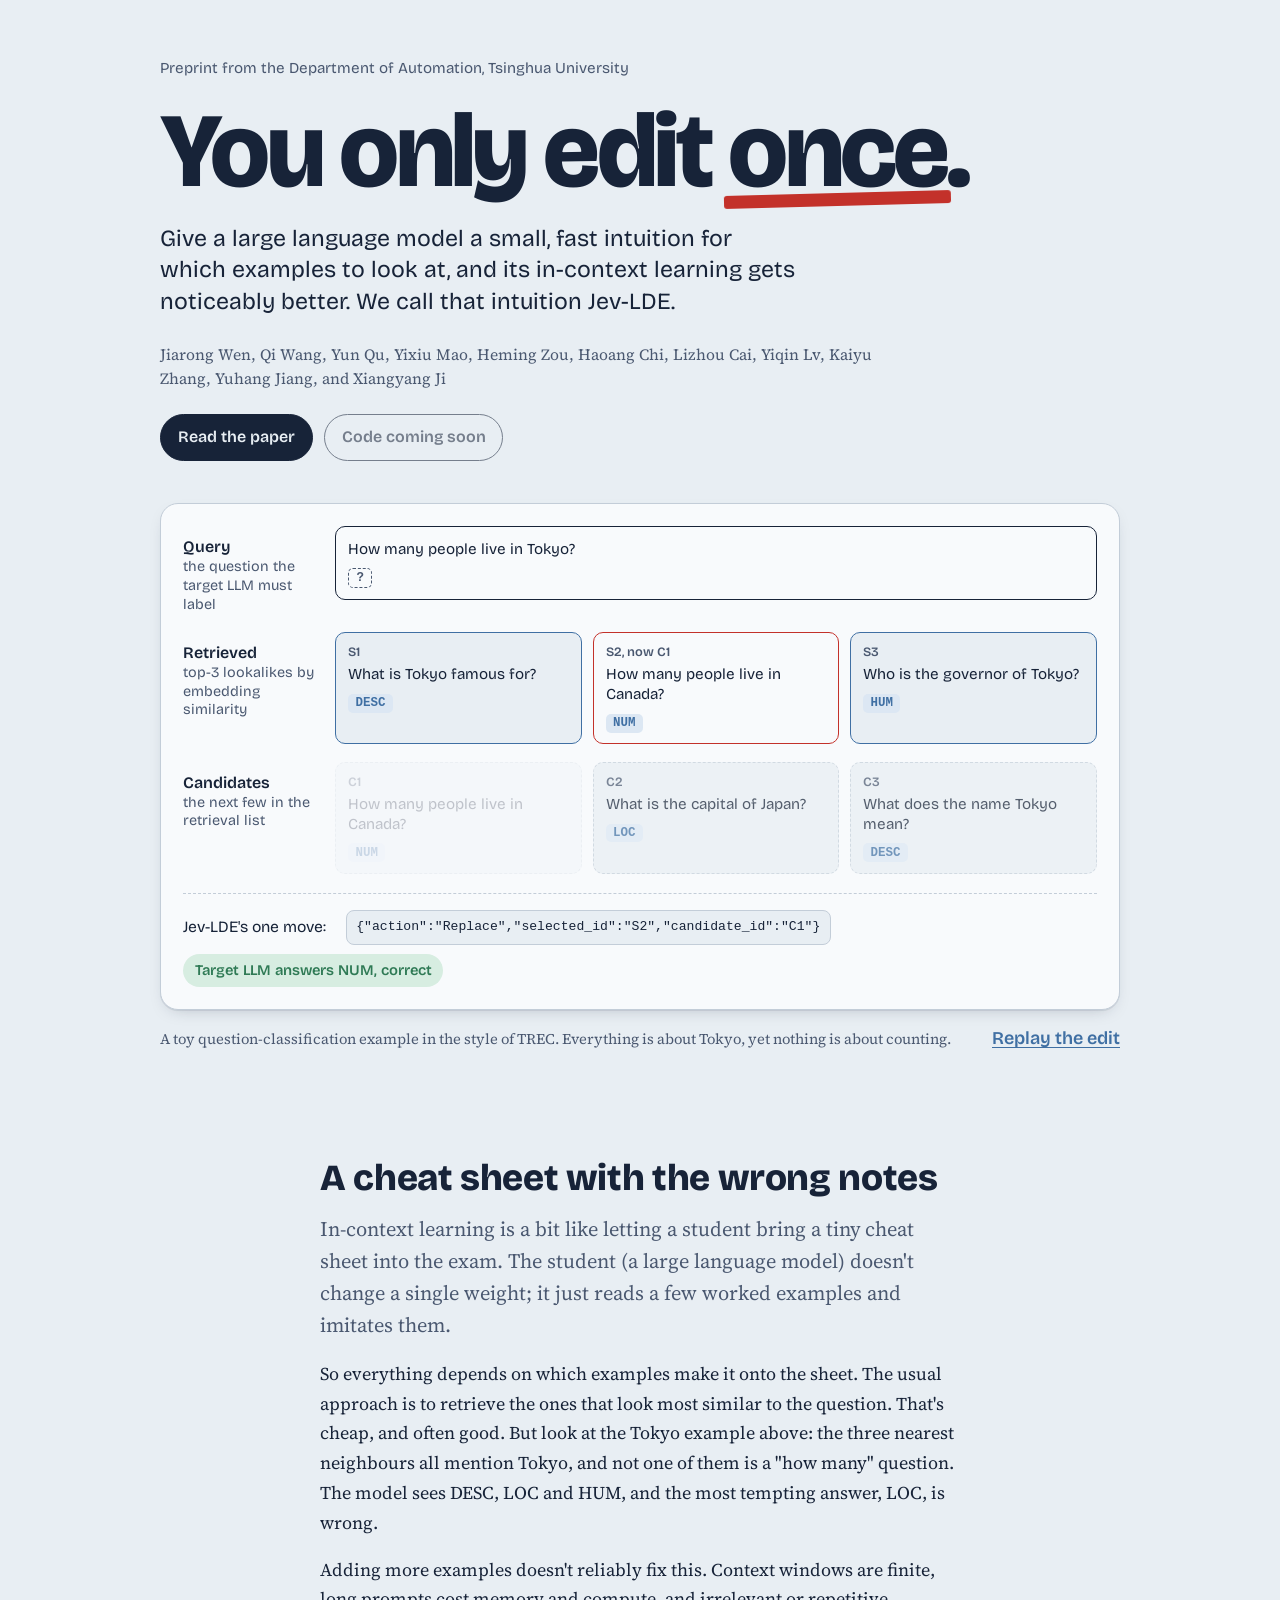
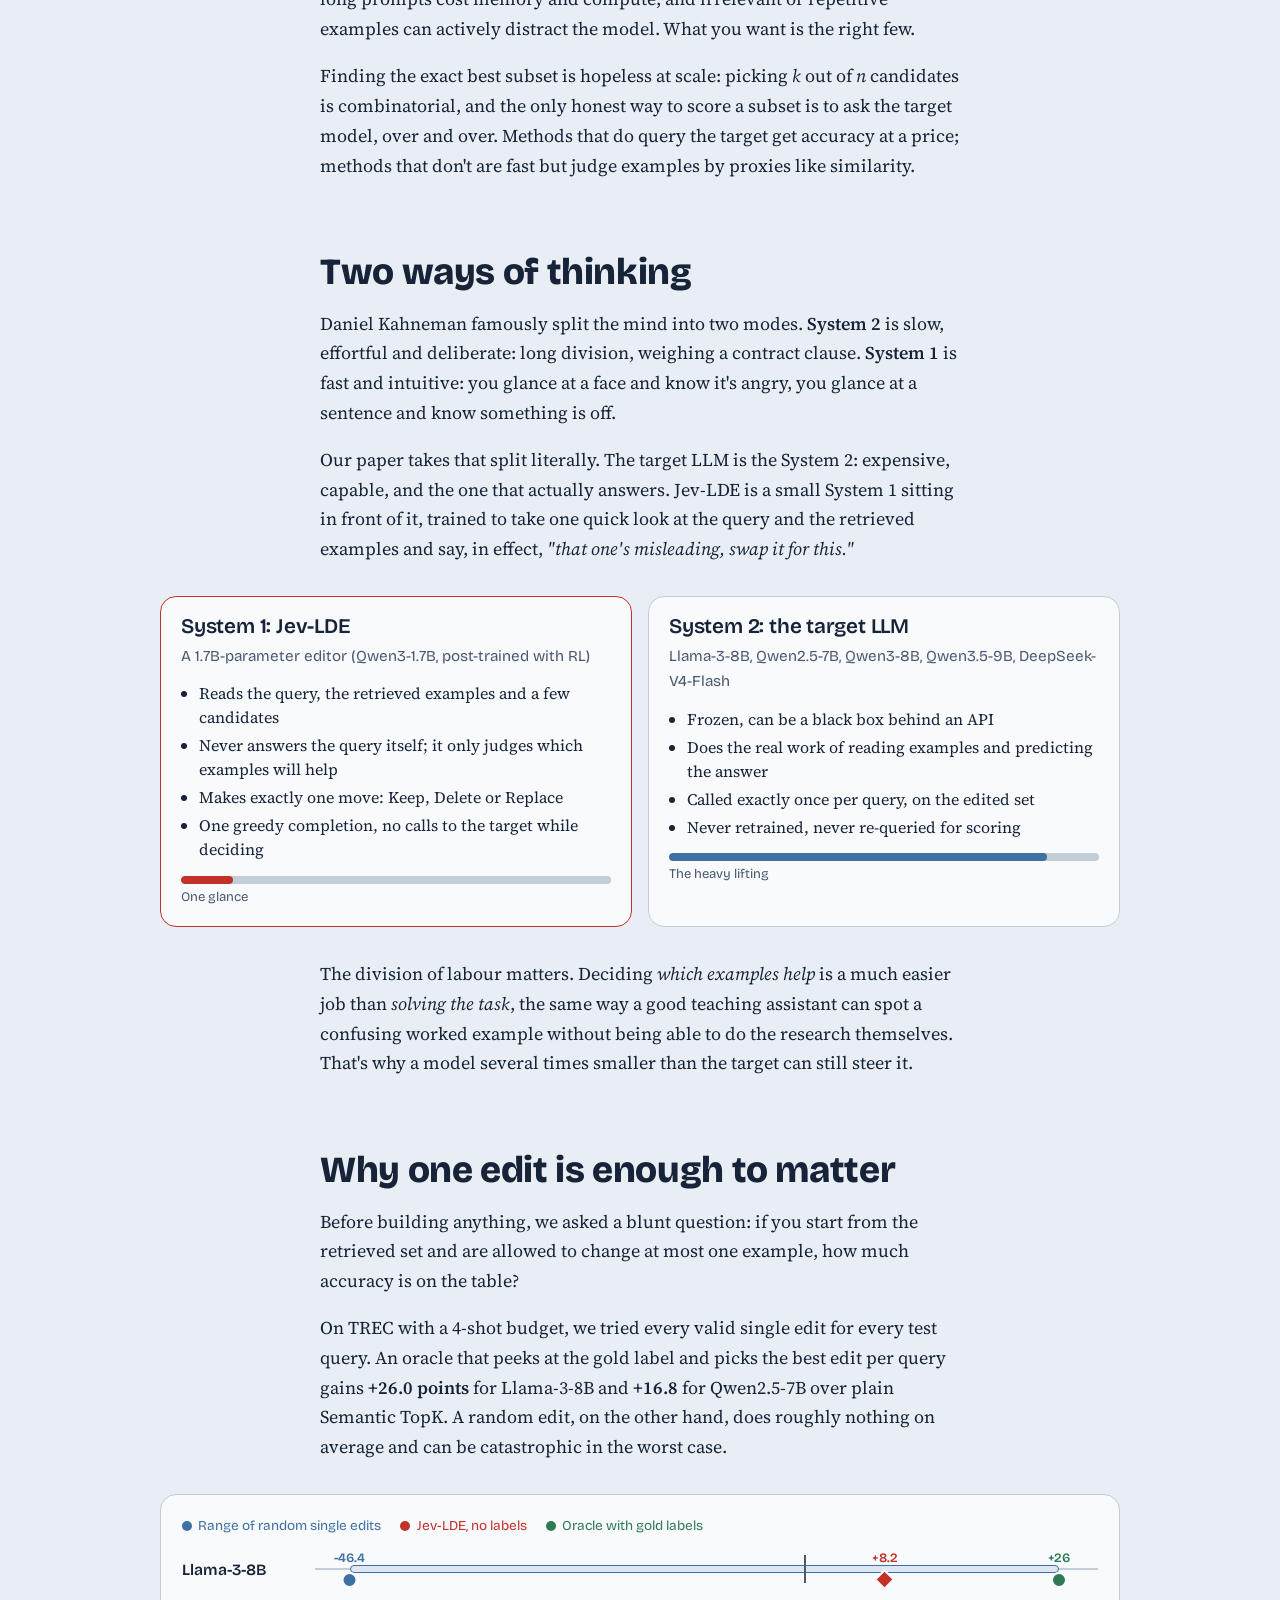
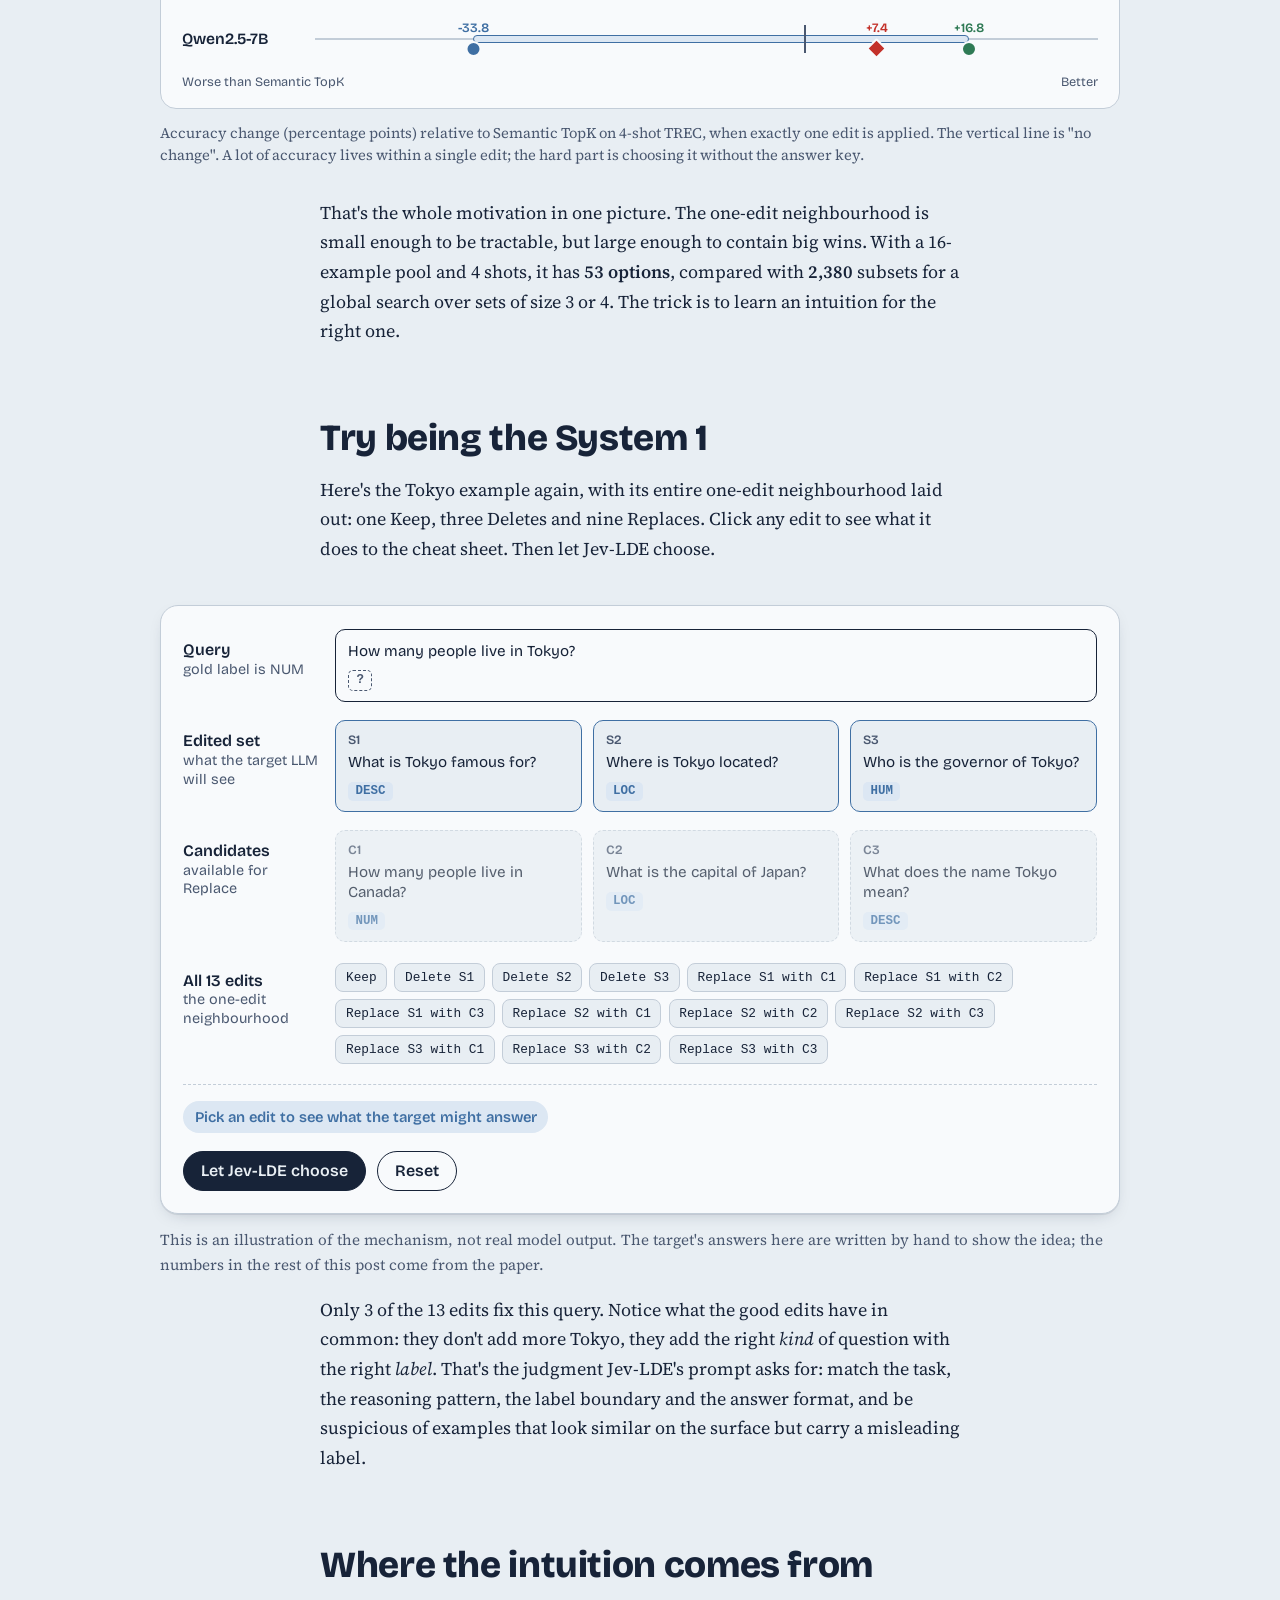
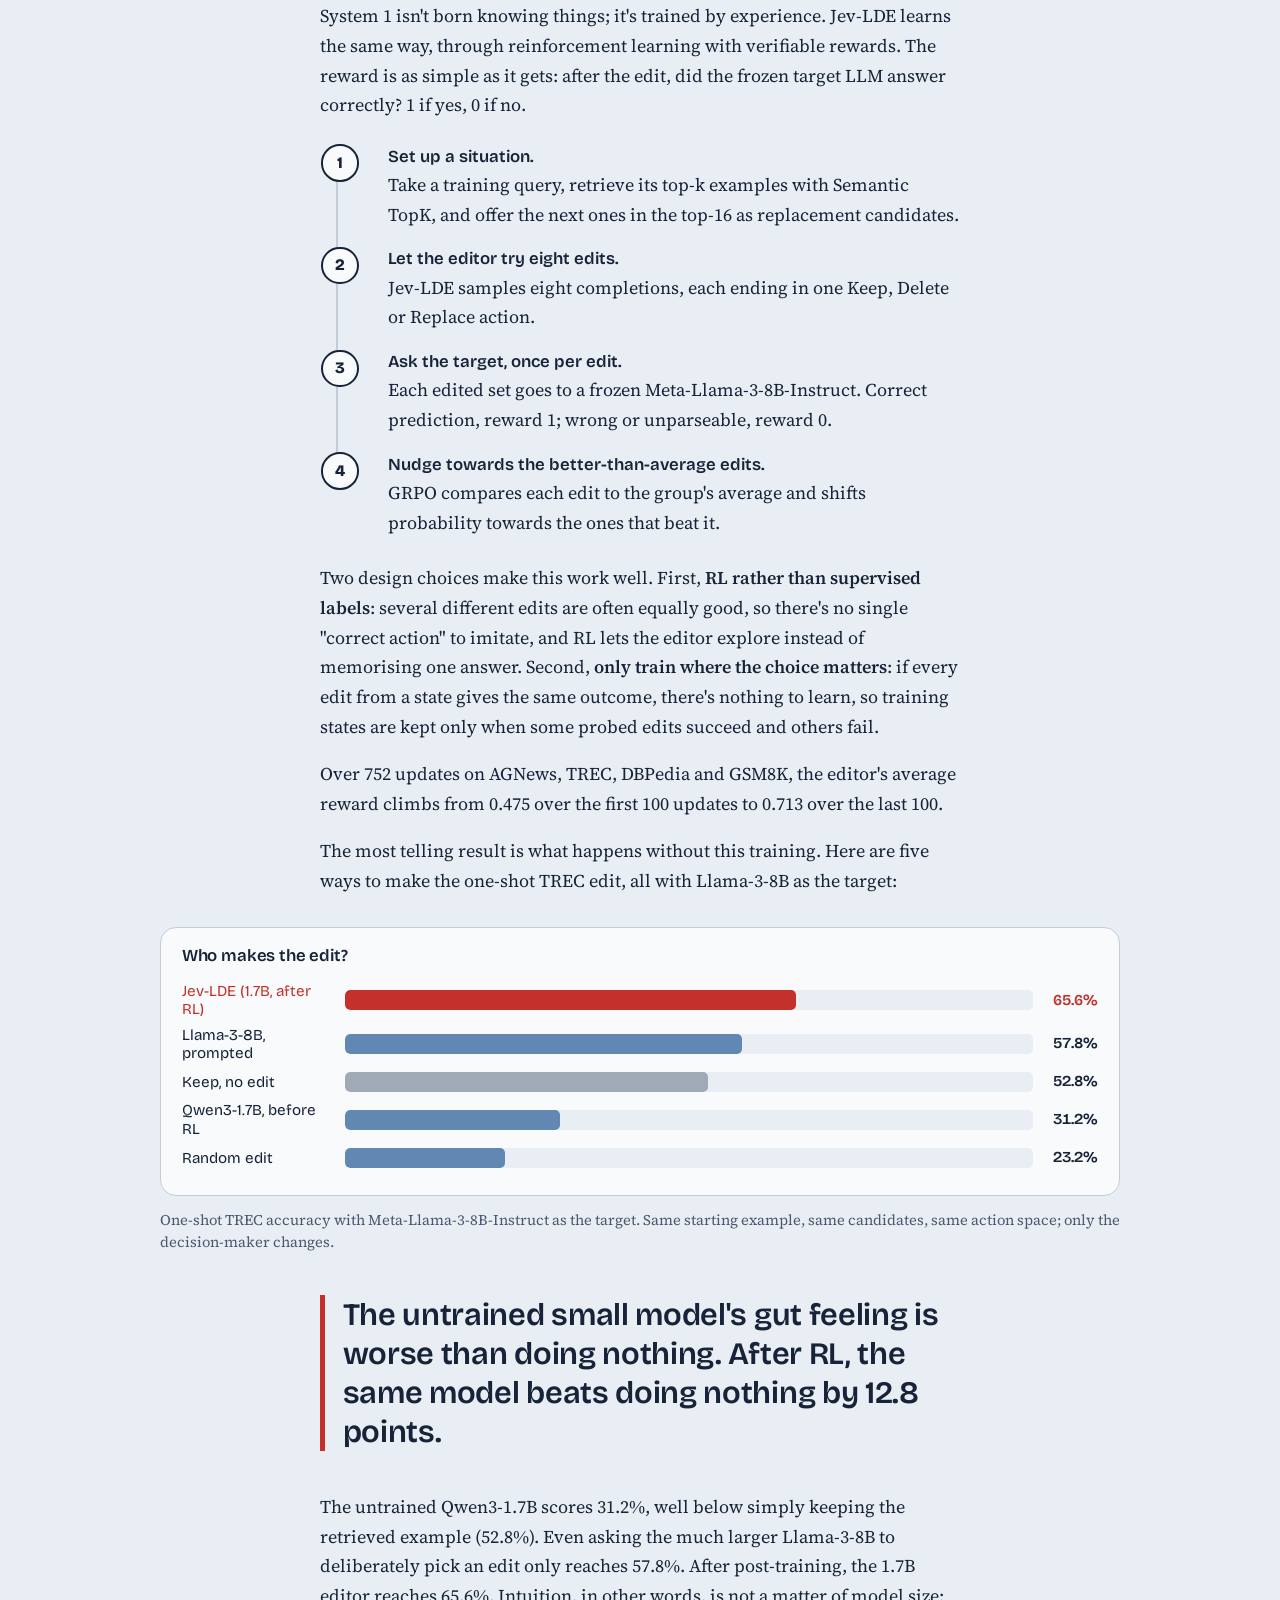
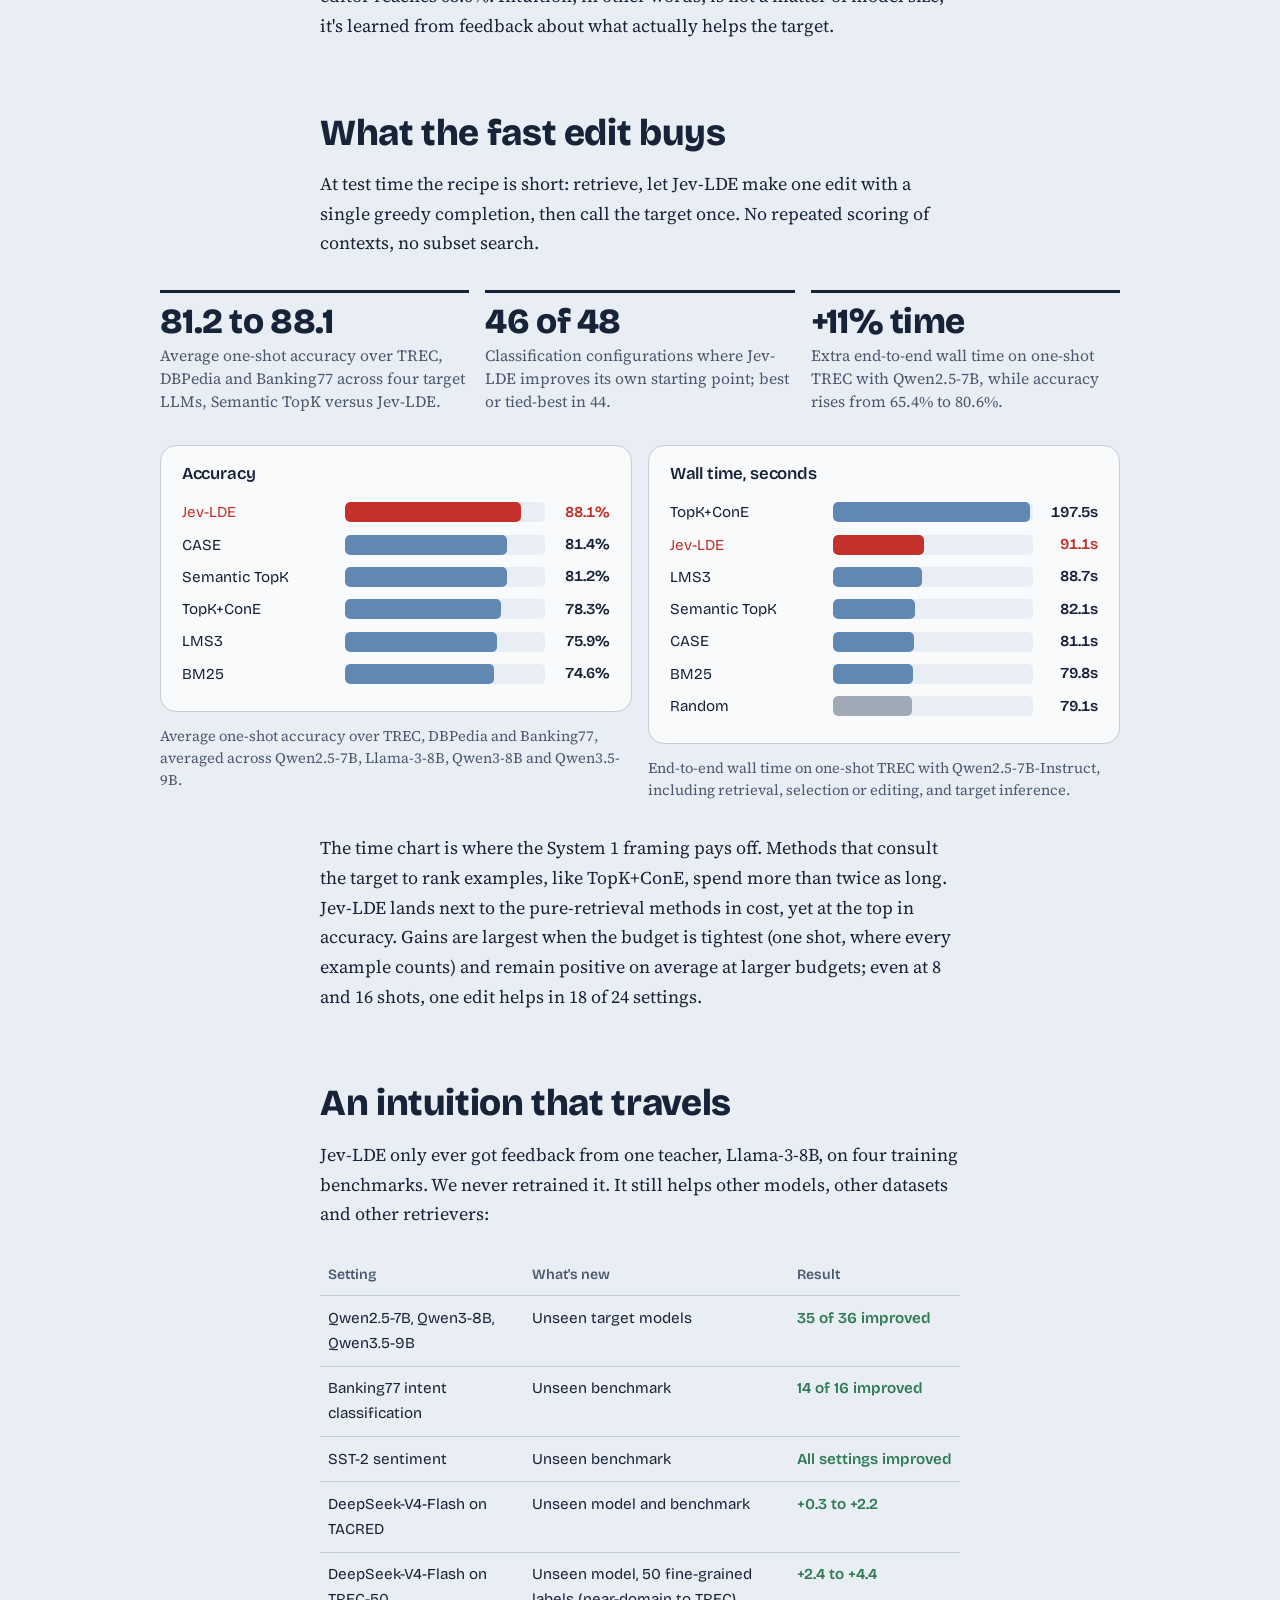
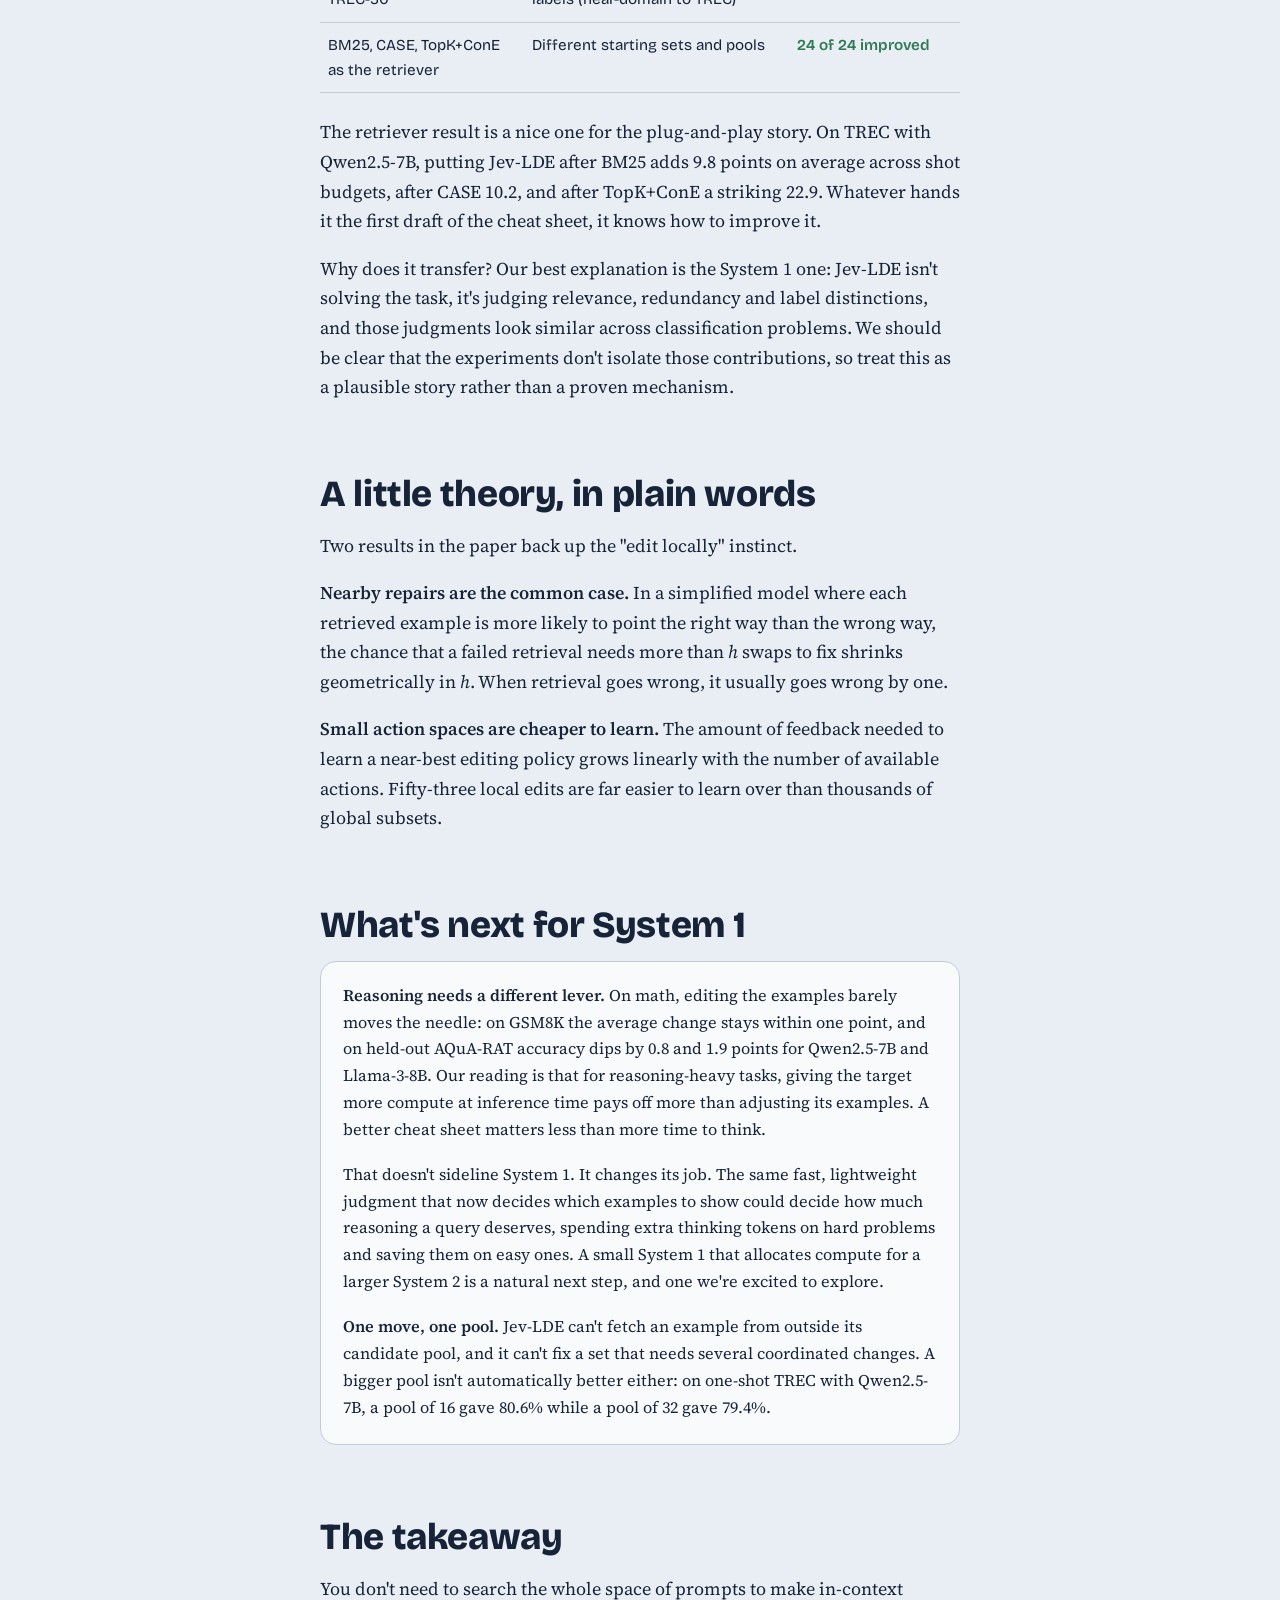
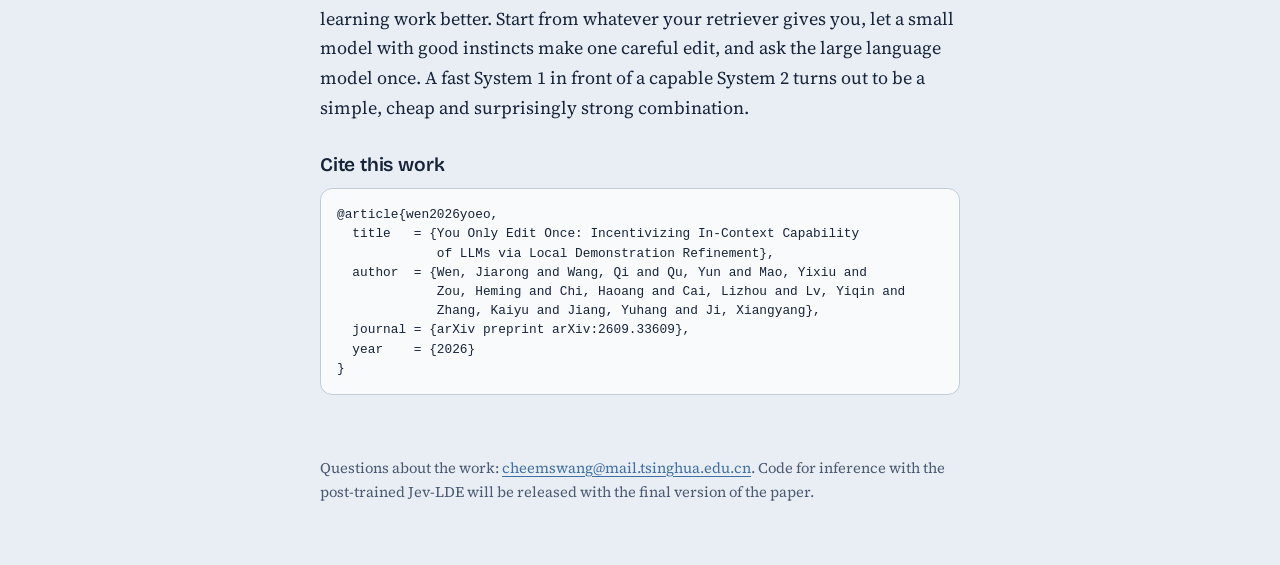
<file: blogs/jev-lde-blog.html>
<!DOCTYPE html>
<html lang="en">
<head>
<meta charset="utf-8">
<meta name="viewport" content="width=device-width, initial-scale=1">
<title>You Only Edit Once</title>
<meta name="description" content="Jev-LDE: a small, fast System-1 editor that fixes an LLM's in-context examples with a single Keep, Delete, or Replace move.">
<link rel="preconnect" href="https://fonts.googleapis.com">
<link rel="preconnect" href="https://fonts.gstatic.com" crossorigin>
<link href="https://fonts.googleapis.com/css2?family=Bricolage+Grotesque:opsz,wght@12..96,400;12..96,600;12..96,800&family=Source+Serif+4:ital,opsz,wght@0,8..60,400;0,8..60,600;1,8..60,400&display=swap" rel="stylesheet">
<style>
:root{
  --paper:#E8EEF3;
  --sheet:#F8FAFC;
  --ink:#172338;
  --ink-soft:#4A5870;
  --rule:#C3CDD8;
  --pencil:#C3312A;
  --pencil-wash:#F6DAD6;
  --retrieve:#3F6FA3;
  --retrieve-wash:#DCE7F3;
  --right:#2F7A55;
  --right-wash:#D7EDE1;
  --shadow:0 1px 0 rgba(23,35,56,.08), 0 6px 18px -10px rgba(23,35,56,.35);
  --display:"Bricolage Grotesque", "Avenir Next", system-ui, sans-serif;
  --body:"Source Serif 4", Georgia, serif;
  --mono:ui-monospace, "SF Mono", Menlo, Consolas, monospace;
  color-scheme:light;
}
@media (prefers-color-scheme: dark){
  :root:not([data-theme="light"]){
    --paper:#121A26;
    --sheet:#1B2533;
    --ink:#E4EAF2;
    --ink-soft:#9DABBE;
    --rule:#33404F;
    --pencil:#F0685E;
    --pencil-wash:#3E2224;
    --retrieve:#7FA8D6;
    --retrieve-wash:#1F3148;
    --right:#5FC08E;
    --right-wash:#193527;
    --shadow:0 1px 0 rgba(0,0,0,.4), 0 8px 20px -10px rgba(0,0,0,.7);
    color-scheme:dark;
  }
}
:root[data-theme="dark"]{
  --paper:#121A26;
  --sheet:#1B2533;
  --ink:#E4EAF2;
  --ink-soft:#9DABBE;
  --rule:#33404F;
  --pencil:#F0685E;
  --pencil-wash:#3E2224;
  --retrieve:#7FA8D6;
  --retrieve-wash:#1F3148;
  --right:#5FC08E;
  --right-wash:#193527;
  --shadow:0 1px 0 rgba(0,0,0,.4), 0 8px 20px -10px rgba(0,0,0,.7);
  color-scheme:dark;
}

*{box-sizing:border-box}
html{-webkit-text-size-adjust:100%}
body{
  margin:0;
  background:var(--paper);
  color:var(--ink);
  font-family:var(--body);
  font-size:1.125rem;
  line-height:1.65;
  font-optical-sizing:auto;
}
a{color:var(--retrieve);text-underline-offset:3px}
a:focus-visible, button:focus-visible{outline:3px solid var(--retrieve);outline-offset:3px;border-radius:6px}

.column{max-width:42rem;margin:0 auto;padding:0 16px}
.wide{max-width:62rem;margin:0 auto;padding:0 16px}

h1,h2,h3{font-family:var(--display);font-weight:800;line-height:1.1;letter-spacing:-.01em;margin:0}
h2{font-size:clamp(1.7rem,4vw,2.3rem);margin:4.5rem 0 1rem}
h3{font-size:1.2rem;font-weight:600;margin:2rem 0 .5rem}
p{margin:0 0 1.1rem}
strong{font-weight:600}
.lede{font-size:1.28rem;line-height:1.55;color:var(--ink-soft)}
.aside{font-size:.95rem;color:var(--ink-soft)}
figure{margin:2rem 0}
figcaption{font-size:.92rem;color:var(--ink-soft);margin-top:.8rem;line-height:1.5}

/* ---------- Header / hero ---------- */
header.hero{padding:3.5rem 0 2rem}
.venue{font-family:var(--display);font-size:.95rem;color:var(--ink-soft);margin-bottom:1.4rem}
.title{
  font-size:clamp(3rem,11vw,6.6rem);
  line-height:.92;
  letter-spacing:-.035em;
}
.title .once{
  position:relative;
  white-space:nowrap;
}
.title .once::after{
  content:"";
  position:absolute;left:-2%;right:-2%;bottom:.06em;height:.12em;
  background:var(--pencil);
  border-radius:3px;
  transform:rotate(-1.5deg) scaleX(0);
  transform-origin:left center;
  animation:underline 700ms 300ms cubic-bezier(.3,.7,.2,1) forwards;
}
@keyframes underline{to{transform:rotate(-1.5deg) scaleX(1)}}
.subtitle{font-family:var(--display);font-weight:400;font-size:clamp(1.15rem,2.6vw,1.45rem);line-height:1.35;margin:1.4rem 0 1.6rem;max-width:40rem;color:var(--ink)}
.authors{font-size:.98rem;color:var(--ink-soft);line-height:1.55;max-width:46rem}
.authors .eq{font-size:.85em}
.links{display:flex;flex-wrap:wrap;gap:.7rem;margin-top:1.4rem}
.btn{
  font-family:var(--display);font-weight:600;font-size:1rem;
  display:inline-flex;align-items:center;gap:.5rem;
  padding:.6rem 1.05rem;border-radius:999px;
  border:1.5px solid var(--ink);color:var(--ink);background:transparent;
  text-decoration:none;cursor:pointer;
}
.btn.solid{background:var(--ink);color:var(--paper)}
.btn[aria-disabled="true"]{opacity:.55;cursor:default}

/* ---------- Edit stage (hero demo + playground share it) ---------- */
.stage{
  background:var(--sheet);
  border:1px solid var(--rule);
  border-radius:18px;
  padding:1.4rem;
  box-shadow:var(--shadow);
  margin-top:2.6rem;
}
.stage-row{display:grid;grid-template-columns:8.5rem 1fr;gap:1rem;align-items:start}
.stage-row + .stage-row{margin-top:1.1rem}
.row-label{font-family:var(--display);font-size:.9rem;color:var(--ink-soft);padding-top:.7rem;line-height:1.3}
.row-label b{display:block;color:var(--ink);font-weight:600;font-size:1rem}
.cards{display:flex;flex-wrap:wrap;gap:.7rem}
.card{
  position:relative;
  flex:1 1 11rem;
  min-width:0;
  background:var(--paper);
  border:1.5px solid var(--rule);
  border-radius:10px;
  padding:.6rem .75rem .65rem;
  font-family:var(--display);
  font-size:.95rem;
  line-height:1.3;
  transition:opacity .35s ease, transform .45s cubic-bezier(.3,.7,.2,1), border-color .3s, background .3s;
}
.card .id{font-size:.8rem;color:var(--ink-soft);font-weight:600}
.card .q{display:block;margin:.2rem 0 .45rem}
.label{
  display:inline-block;font-family:var(--mono);font-size:.78rem;font-weight:600;
  padding:.08rem .45rem;border-radius:5px;background:var(--retrieve-wash);color:var(--retrieve);
}
.card.query{border-color:var(--ink);background:var(--sheet)}
.card.query .label{background:transparent;border:1.5px dashed var(--ink-soft);color:var(--ink-soft)}
.card.retrieved{border-color:var(--retrieve)}
.card.candidate{opacity:.72;border-style:dashed}
.card.struck{border-color:var(--pencil);background:var(--pencil-wash)}
.card.struck::after{
  content:"";position:absolute;left:8px;right:8px;top:50%;height:3px;border-radius:2px;
  background:var(--pencil);transform:rotate(-4deg);
}
.card.gone{opacity:.25}
.card.incoming{opacity:1;border-style:solid;border-color:var(--pencil);background:var(--sheet)}
.card.lift{transform:translateY(-10px)}
.card.drop{transform:translateY(8px)}

.verdict{
  margin-top:1.2rem;padding-top:1rem;border-top:1px dashed var(--rule);
  display:flex;flex-wrap:wrap;gap:.6rem 1.2rem;align-items:center;
  font-family:var(--display);font-size:.98rem;
}
.json{
  font-family:var(--mono);font-size:.82rem;
  background:var(--paper);border:1px solid var(--rule);border-radius:8px;
  padding:.35rem .6rem;color:var(--ink);word-break:break-word;
}
.pill{display:inline-flex;align-items:center;gap:.4rem;padding:.25rem .7rem;border-radius:999px;font-weight:600;font-size:.92rem}
.pill.ok{background:var(--right-wash);color:var(--right)}
.pill.bad{background:var(--pencil-wash);color:var(--pencil)}
.pill.neutral{background:var(--retrieve-wash);color:var(--retrieve)}
.fade{opacity:0;transition:opacity .4s ease}
.fade.show{opacity:1}
.hero-foot{display:flex;justify-content:space-between;gap:1rem;flex-wrap:wrap;align-items:center;margin-top:.9rem}
.hero-foot p{margin:0;font-size:.92rem;color:var(--ink-soft)}
.linkish{background:none;border:0;padding:0;font:inherit;font-family:var(--display);font-weight:600;color:var(--retrieve);cursor:pointer;text-decoration:underline;text-underline-offset:3px}

/* ---------- Two systems ---------- */
.systems{display:grid;grid-template-columns:1fr 1fr;gap:1rem;margin:2rem 0}
.sys{border-radius:16px;padding:1.2rem 1.25rem 1.1rem;border:1.5px solid var(--rule);background:var(--sheet)}
.sys.one{border-color:var(--pencil)}
.sys h3{margin:0 0 .3rem;font-size:1.3rem}
.sys .who{font-family:var(--display);font-size:.95rem;color:var(--ink-soft);margin-bottom:.8rem}
.sys ul{margin:0;padding-left:1.1rem;font-size:1rem;line-height:1.5}
.sys li{margin:.25rem 0}
.speed{height:8px;border-radius:4px;background:var(--rule);margin:.9rem 0 .2rem;overflow:hidden}
.speed i{display:block;height:100%;border-radius:4px}
.sys.one .speed i{width:12%;background:var(--pencil)}
.sys.two .speed i{width:88%;background:var(--retrieve)}
.speed-note{font-family:var(--display);font-size:.82rem;color:var(--ink-soft)}

/* ---------- Pull quote ---------- */
.pull{
  font-family:var(--display);font-weight:600;
  font-size:clamp(1.4rem,3.6vw,1.95rem);line-height:1.25;letter-spacing:-.01em;
  margin:2.6rem 0;padding-left:1.1rem;border-left:5px solid var(--pencil);
}

/* ---------- Number line (one-edit neighborhood) ---------- */
.nl{background:var(--sheet);border:1px solid var(--rule);border-radius:16px;padding:1.3rem 1.3rem 1rem}
.nl-row{display:grid;grid-template-columns:7.5rem 1fr;gap:.8rem;align-items:center;margin:.6rem 0 1.6rem}
.nl-name{font-family:var(--display);font-weight:600;font-size:.98rem}
.track{position:relative;height:44px}
.track::before{content:"";position:absolute;left:0;right:0;top:21px;height:2px;background:var(--rule)}
.zero{position:absolute;top:8px;bottom:8px;width:2px;background:var(--ink-soft)}
.span{position:absolute;top:18px;height:8px;border-radius:4px;background:var(--retrieve-wash);border:1px solid var(--retrieve)}
.mark{position:absolute;top:0;transform:translateX(-50%);font-family:var(--display);font-size:.8rem;font-weight:600;white-space:nowrap;text-align:center}
.mark::after{content:"";display:block;width:12px;height:12px;margin:3px auto 0;border-radius:50%;background:currentColor;border:2px solid var(--sheet)}
.mark.worst{color:var(--retrieve)}
.mark.lde{color:var(--pencil)}
.mark.oracle{color:var(--right)}
.mark.lde::after{border-radius:2px;transform:rotate(45deg);width:11px;height:11px}
.nl-legend{display:flex;flex-wrap:wrap;gap:.4rem 1.2rem;font-family:var(--display);font-size:.85rem;color:var(--ink-soft)}
.nl-legend span::before{content:"";display:inline-block;width:10px;height:10px;border-radius:50%;margin-right:.4rem;vertical-align:-1px;background:currentColor}
.axis-note{font-family:var(--display);font-size:.8rem;color:var(--ink-soft);display:flex;justify-content:space-between;margin-top:-1rem}

/* ---------- Playground ---------- */
.actions{display:flex;flex-wrap:wrap;gap:.45rem;margin-top:.2rem}
.chip{
  font-family:var(--mono);font-size:.8rem;
  padding:.38rem .6rem;border-radius:8px;border:1.5px solid var(--rule);
  background:var(--paper);color:var(--ink);cursor:pointer;
  transition:border-color .2s, background .2s;
}
.chip:hover{border-color:var(--ink-soft)}
.chip[aria-pressed="true"]{border-color:var(--ink);background:var(--sheet);box-shadow:inset 0 0 0 1px var(--ink)}
.chip.tried-ok{border-color:var(--right)}
.chip.tried-bad{border-color:var(--pencil)}
.chip.jev{background:var(--pencil);border-color:var(--pencil);color:#fff}
.play-controls{display:flex;flex-wrap:wrap;gap:.7rem;align-items:center;margin-top:1.1rem}
.think{
  margin-top:1rem;padding:.8rem 1rem;border-radius:10px;
  background:var(--paper);border:1px dashed var(--pencil);
  font-size:1rem;line-height:1.55;display:none;
}
.think.show{display:block}
.think code{font-family:var(--mono);font-size:.85rem}
.score{font-family:var(--display);font-size:.92rem;color:var(--ink-soft)}

/* ---------- Steps ---------- */
.steps{list-style:none;padding:0;margin:1.6rem 0;counter-reset:s}
.steps li{counter-increment:s;position:relative;padding:0 0 1.2rem 3.1rem;border-left:2px solid var(--rule);margin-left:1rem}
.steps li:last-child{border-left-color:transparent;padding-bottom:0}
.steps li::before{
  content:counter(s);position:absolute;left:-1.05rem;top:-.1rem;
  width:2.1rem;height:2.1rem;border-radius:50%;
  background:var(--sheet);border:2px solid var(--ink);
  font-family:var(--display);font-weight:800;font-size:1rem;
  display:flex;align-items:center;justify-content:center;
}
.steps b{font-family:var(--display);font-weight:600;display:block;font-size:1.05rem;line-height:1.3;margin-bottom:.15rem}

/* ---------- Bar charts ---------- */
.chart{background:var(--sheet);border:1px solid var(--rule);border-radius:16px;padding:1.2rem 1.3rem 1.1rem}
.chart h3{margin:0 0 1rem;font-size:1.05rem}
.bar{display:grid;grid-template-columns:9.5rem 1fr 3.4rem;gap:.7rem;align-items:center;margin:.45rem 0;font-family:var(--display);font-size:.95rem}
.bar .name{line-height:1.2}
.bar .val{text-align:right;font-weight:600;font-variant-numeric:tabular-nums}
.bar .t{height:20px;background:var(--paper);border-radius:5px;overflow:hidden}
.bar .t i{display:block;height:100%;background:var(--retrieve);border-radius:5px;opacity:.8}
.bar.me .name, .bar.me .val{color:var(--pencil)}
.bar.me .t i{background:var(--pencil);opacity:1}
.bar.dim .t i{background:var(--ink-soft);opacity:.45}
.chart-note{font-family:var(--display);font-size:.84rem;color:var(--ink-soft);margin-top:.7rem}
.pair{display:grid;grid-template-columns:1fr 1fr;gap:1rem}

/* ---------- Stat strip ---------- */
.stats{display:grid;grid-template-columns:repeat(3,1fr);gap:1rem;margin:2rem 0}
.stat{border-top:3px solid var(--ink);padding-top:.7rem}
.stat .n{font-family:var(--display);font-weight:800;font-size:2.2rem;line-height:1;letter-spacing:-.02em}
.stat .d{font-size:.98rem;line-height:1.45;color:var(--ink-soft);margin-top:.35rem}

/* ---------- Transfer map ---------- */
.transfer{width:100%;border-collapse:collapse;font-family:var(--display);font-size:.95rem;margin:1.5rem 0}
.transfer th, .transfer td{padding:.6rem .5rem;border-bottom:1px solid var(--rule);text-align:left;vertical-align:top}
.transfer th{font-weight:600;color:var(--ink-soft);font-size:.88rem}
.transfer td.g{color:var(--right);font-weight:600;white-space:nowrap}

/* ---------- Limits ---------- */
.limits{background:var(--sheet);border:1px solid var(--rule);border-radius:16px;padding:1.2rem 1.35rem .4rem}
.limits p{font-size:1.02rem}

/* ---------- Footer ---------- */
pre.bib{
  font-family:var(--mono);font-size:.8rem;line-height:1.5;
  background:var(--sheet);border:1px solid var(--rule);border-radius:12px;
  padding:1rem;overflow-x:auto;white-space:pre;
}
footer{padding:3rem 0 4rem;font-size:.92rem;color:var(--ink-soft)}

/* ---------- Responsive ---------- */
@media (max-width:720px){
  body{font-size:1.06rem}
  .stage{padding:1rem}
  .stage-row{grid-template-columns:1fr;gap:.4rem}
  .row-label{padding-top:0}
  .row-label b{display:inline;margin-right:.4rem}
  .systems, .pair{grid-template-columns:1fr}
  .stats{grid-template-columns:1fr}
  .nl-row{grid-template-columns:1fr;gap:.2rem}
  .bar{grid-template-columns:7rem 1fr 3rem}
  .card{flex-basis:100%}
  .transfer{font-size:.86rem}
  .transfer td.g{white-space:normal}
  .transfer th, .transfer td{padding:.5rem .3rem}
}
@media (prefers-reduced-motion: reduce){
  *, *::before, *::after{animation-duration:0s !important;animation-delay:0s !important;transition:none !important}
}
</style>
</head>
<body>

<header class="hero">
  <div class="wide">
    <div class="venue">Preprint from the Department of Automation, Tsinghua University</div>
    <h1 class="title">You only edit <span class="once">once</span>.</h1>
    <p class="subtitle">Give a large language model a small, fast intuition for which examples to look at, and its in-context learning gets noticeably better. We call that intuition Jev-LDE.</p>
    <p class="authors">
      Jiarong Wen, Qi Wang, Yun Qu, Yixiu Mao, Heming Zou, Haoang Chi, Lizhou Cai, Yiqin Lv, Kaiyu Zhang, Yuhang Jiang, and Xiangyang Ji
    </p>
    <div class="links">
      <a class="btn solid" href="https://arxiv.org/pdf/2609.33609" target="_blank" rel="noopener">Read the paper</a>
      <a class="btn" href="#" aria-disabled="true">Code coming soon</a>
    </div>

    <!-- Hero demo: one glance, one edit, one call -->
    <div class="stage" id="hero-stage" aria-label="Animated example of Jev-LDE replacing one demonstration">
      <div class="stage-row">
        <div class="row-label"><b>Query</b>the question the target LLM must label</div>
        <div class="cards">
          <div class="card query"><span class="q">How many people live in Tokyo?</span><span class="label">?</span></div>
        </div>
      </div>
      <div class="stage-row">
        <div class="row-label"><b>Retrieved</b>top-3 lookalikes by embedding similarity</div>
        <div class="cards" id="hero-retrieved">
          <div class="card retrieved" data-slot="S1"><span class="id">S1</span><span class="q">What is Tokyo famous for?</span><span class="label">DESC</span></div>
          <div class="card retrieved" data-slot="S2" id="hero-s2"><span class="id">S2</span><span class="q">Where is Tokyo located?</span><span class="label">LOC</span></div>
          <div class="card retrieved" data-slot="S3"><span class="id">S3</span><span class="q">Who is the governor of Tokyo?</span><span class="label">HUM</span></div>
        </div>
      </div>
      <div class="stage-row">
        <div class="row-label"><b>Candidates</b>the next few in the retrieval list</div>
        <div class="cards">
          <div class="card candidate" id="hero-c1"><span class="id">C1</span><span class="q">How many people live in Canada?</span><span class="label">NUM</span></div>
          <div class="card candidate"><span class="id">C2</span><span class="q">What is the capital of Japan?</span><span class="label">LOC</span></div>
          <div class="card candidate"><span class="id">C3</span><span class="q">What does the name Tokyo mean?</span><span class="label">DESC</span></div>
        </div>
      </div>
      <div class="verdict fade" id="hero-verdict">
        <span>Jev-LDE's one move:</span>
        <span class="json">{"action":"Replace","selected_id":"S2","candidate_id":"C1"}</span>
        <span class="pill ok">Target LLM answers NUM, correct</span>
      </div>
    </div>
    <div class="hero-foot">
      <p>A toy question-classification example in the style of TREC. Everything is about Tokyo, yet nothing is about counting.</p>
      <button class="linkish" id="hero-replay" type="button">Replay the edit</button>
    </div>
  </div>
</header>

<main>
<div class="column">

  <h2>A cheat sheet with the wrong notes</h2>
  <p class="lede">In-context learning is a bit like letting a student bring a tiny cheat sheet into the exam. The student (a large language model) doesn't change a single weight; it just reads a few worked examples and imitates them.</p>
  <p>So everything depends on which examples make it onto the sheet. The usual approach is to retrieve the ones that look most similar to the question. That's cheap, and often good. But look at the Tokyo example above: the three nearest neighbours all mention Tokyo, and not one of them is a "how many" question. The model sees DESC, LOC and HUM, and the most tempting answer, LOC, is wrong.</p>
  <p>Adding more examples doesn't reliably fix this. Context windows are finite, long prompts cost memory and compute, and irrelevant or repetitive examples can actively distract the model. What you want is the right few.</p>
  <p>Finding the exact best subset is hopeless at scale: picking <em>k</em> out of <em>n</em> candidates is combinatorial, and the only honest way to score a subset is to ask the target model, over and over. Methods that do query the target get accuracy at a price; methods that don't are fast but judge examples by proxies like similarity.</p>

  <h2>Two ways of thinking</h2>
  <p>Daniel Kahneman famously split the mind into two modes. <strong>System 2</strong> is slow, effortful and deliberate: long division, weighing a contract clause. <strong>System 1</strong> is fast and intuitive: you glance at a face and know it's angry, you glance at a sentence and know something is off.</p>
  <p>Our paper takes that split literally. The target LLM is the System 2: expensive, capable, and the one that actually answers. Jev-LDE is a small System 1 sitting in front of it, trained to take one quick look at the query and the retrieved examples and say, in effect, <em>"that one's misleading, swap it for this."</em></p>
</div>

<div class="wide">
  <div class="systems">
    <div class="sys one">
      <h3>System 1: Jev-LDE</h3>
      <div class="who">A 1.7B-parameter editor (Qwen3-1.7B, post-trained with RL)</div>
      <ul>
        <li>Reads the query, the retrieved examples and a few candidates</li>
        <li>Never answers the query itself; it only judges which examples will help</li>
        <li>Makes exactly one move: Keep, Delete or Replace</li>
        <li>One greedy completion, no calls to the target while deciding</li>
      </ul>
      <div class="speed"><i></i></div>
      <div class="speed-note">One glance</div>
    </div>
    <div class="sys two">
      <h3>System 2: the target LLM</h3>
      <div class="who">Llama-3-8B, Qwen2.5-7B, Qwen3-8B, Qwen3.5-9B, DeepSeek-V4-Flash</div>
      <ul>
        <li>Frozen, can be a black box behind an API</li>
        <li>Does the real work of reading examples and predicting the answer</li>
        <li>Called exactly once per query, on the edited set</li>
        <li>Never retrained, never re-queried for scoring</li>
      </ul>
      <div class="speed"><i></i></div>
      <div class="speed-note">The heavy lifting</div>
    </div>
  </div>
</div>

<div class="column">
  <p>The division of labour matters. Deciding <em>which examples help</em> is a much easier job than <em>solving the task</em>, the same way a good teaching assistant can spot a confusing worked example without being able to do the research themselves. That's why a model several times smaller than the target can still steer it.</p>

  <h2>Why one edit is enough to matter</h2>
  <p>Before building anything, we asked a blunt question: if you start from the retrieved set and are allowed to change at most one example, how much accuracy is on the table?</p>
  <p>On TREC with a 4-shot budget, we tried every valid single edit for every test query. An oracle that peeks at the gold label and picks the best edit per query gains <strong>+26.0 points</strong> for Llama-3-8B and <strong>+16.8</strong> for Qwen2.5-7B over plain Semantic TopK. A random edit, on the other hand, does roughly nothing on average and can be catastrophic in the worst case.</p>
</div>

<div class="wide">
  <figure>
    <div class="nl" role="img" aria-label="Accuracy change from a single edit on 4-shot TREC. Llama-3-8B: worst random edit minus 46.4, Jev-LDE plus 8.2, oracle plus 26.0. Qwen2.5-7B: worst random edit minus 33.8, Jev-LDE plus 7.4, oracle plus 16.8.">
      <div class="nl-legend">
        <span style="color:var(--retrieve)">Range of random single edits</span>
        <span style="color:var(--pencil)">Jev-LDE, no labels</span>
        <span style="color:var(--right)">Oracle with gold labels</span>
      </div>
      <div id="nl-rows"></div>
      <div class="axis-note"><span>Worse than Semantic TopK</span><span>Better</span></div>
    </div>
    <figcaption>Accuracy change (percentage points) relative to Semantic TopK on 4-shot TREC, when exactly one edit is applied. The vertical line is "no change". A lot of accuracy lives within a single edit; the hard part is choosing it without the answer key.</figcaption>
  </figure>
</div>

<div class="column">
  <p>That's the whole motivation in one picture. The one-edit neighbourhood is small enough to be tractable, but large enough to contain big wins. With a 16-example pool and 4 shots, it has <strong>53 options</strong>, compared with <strong>2,380</strong> subsets for a global search over sets of size 3 or 4. The trick is to learn an intuition for the right one.</p>

  <h2>Try being the System 1</h2>
  <p>Here's the Tokyo example again, with its entire one-edit neighbourhood laid out: one Keep, three Deletes and nine Replaces. Click any edit to see what it does to the cheat sheet. Then let Jev-LDE choose.</p>
</div>

<div class="wide">
  <div class="stage" id="play">
    <div class="stage-row">
      <div class="row-label"><b>Query</b>gold label is NUM</div>
      <div class="cards">
        <div class="card query"><span class="q">How many people live in Tokyo?</span><span class="label">?</span></div>
      </div>
    </div>
    <div class="stage-row">
      <div class="row-label"><b>Edited set</b>what the target LLM will see</div>
      <div class="cards" id="play-set"></div>
    </div>
    <div class="stage-row">
      <div class="row-label"><b>Candidates</b>available for Replace</div>
      <div class="cards" id="play-cands"></div>
    </div>
    <div class="stage-row">
      <div class="row-label"><b>All 13 edits</b>the one-edit neighbourhood</div>
      <div class="actions" id="play-actions" role="group" aria-label="Choose an edit"></div>
    </div>
    <div class="verdict" id="play-verdict" aria-live="polite">
      <span class="pill neutral">Pick an edit to see what the target might answer</span>
    </div>
    <div class="play-controls">
      <button class="btn solid" type="button" id="play-jev">Let Jev-LDE choose</button>
      <button class="btn" type="button" id="play-reset">Reset</button>
      <span class="score" id="play-score"></span>
    </div>
    <div class="think" id="play-think">
      <code>&lt;think&gt;</code> The query asks for a count of people. S2 shares "Tokyo" with it but is labelled LOC, the most tempting wrong answer. C1 has the same "how many people live in" pattern and the NUM label. Replace S2 with C1. <code>&lt;/think&gt;</code><br>
      <code>&lt;answer&gt;{"action":"Replace","selected_id":"S2","candidate_id":"C1"}&lt;/answer&gt;</code>
    </div>
  </div>
  <p class="aside" style="margin-top:.8rem">This is an illustration of the mechanism, not real model output. The target's answers here are written by hand to show the idea; the numbers in the rest of this post come from the paper.</p>
</div>

<div class="column">
  <p>Only 3 of the 13 edits fix this query. Notice what the good edits have in common: they don't add more Tokyo, they add the right <em>kind</em> of question with the right <em>label</em>. That's the judgment Jev-LDE's prompt asks for: match the task, the reasoning pattern, the label boundary and the answer format, and be suspicious of examples that look similar on the surface but carry a misleading label.</p>

  <h2>Where the intuition comes from</h2>
  <p>System 1 isn't born knowing things; it's trained by experience. Jev-LDE learns the same way, through reinforcement learning with verifiable rewards. The reward is as simple as it gets: after the edit, did the frozen target LLM answer correctly? 1 if yes, 0 if no.</p>

  <ol class="steps">
    <li><b>Set up a situation.</b>Take a training query, retrieve its top-k examples with Semantic TopK, and offer the next ones in the top-16 as replacement candidates.</li>
    <li><b>Let the editor try eight edits.</b>Jev-LDE samples eight completions, each ending in one Keep, Delete or Replace action.</li>
    <li><b>Ask the target, once per edit.</b>Each edited set goes to a frozen Meta-Llama-3-8B-Instruct. Correct prediction, reward 1; wrong or unparseable, reward 0.</li>
    <li><b>Nudge towards the better-than-average edits.</b>GRPO compares each edit to the group's average and shifts probability towards the ones that beat it.</li>
  </ol>

  <p>Two design choices make this work well. First, <strong>RL rather than supervised labels</strong>: several different edits are often equally good, so there's no single "correct action" to imitate, and RL lets the editor explore instead of memorising one answer. Second, <strong>only train where the choice matters</strong>: if every edit from a state gives the same outcome, there's nothing to learn, so training states are kept only when some probed edits succeed and others fail.</p>
  <p>Over 752 updates on AGNews, TREC, DBPedia and GSM8K, the editor's average reward climbs from 0.475 over the first 100 updates to 0.713 over the last 100.</p>

  <p>The most telling result is what happens without this training. Here are five ways to make the one-shot TREC edit, all with Llama-3-8B as the target:</p>
</div>

<div class="wide">
  <figure>
    <div class="chart" id="chart-ablation"></div>
    <figcaption>One-shot TREC accuracy with Meta-Llama-3-8B-Instruct as the target. Same starting example, same candidates, same action space; only the decision-maker changes.</figcaption>
  </figure>
</div>

<div class="column">
  <p class="pull">The untrained small model's gut feeling is worse than doing nothing. After RL, the same model beats doing nothing by 12.8 points.</p>
  <p>The untrained Qwen3-1.7B scores 31.2%, well below simply keeping the retrieved example (52.8%). Even asking the much larger Llama-3-8B to deliberately pick an edit only reaches 57.8%. After post-training, the 1.7B editor reaches 65.6%. Intuition, in other words, is not a matter of model size; it's learned from feedback about what actually helps the target.</p>

  <h2>What the fast edit buys</h2>
  <p>At test time the recipe is short: retrieve, let Jev-LDE make one edit with a single greedy completion, then call the target once. No repeated scoring of contexts, no subset search.</p>
</div>

<div class="wide">
  <div class="stats">
    <div class="stat"><div class="n">81.2 to 88.1</div><div class="d">Average one-shot accuracy over TREC, DBPedia and Banking77 across four target LLMs, Semantic TopK versus Jev-LDE.</div></div>
    <div class="stat"><div class="n">46 of 48</div><div class="d">Classification configurations where Jev-LDE improves its own starting point; best or tied-best in 44.</div></div>
    <div class="stat"><div class="n">+11% time</div><div class="d">Extra end-to-end wall time on one-shot TREC with Qwen2.5-7B, while accuracy rises from 65.4% to 80.6%.</div></div>
  </div>

  <div class="pair">
    <figure style="margin-top:0">
      <div class="chart" id="chart-main"></div>
      <figcaption>Average one-shot accuracy over TREC, DBPedia and Banking77, averaged across Qwen2.5-7B, Llama-3-8B, Qwen3-8B and Qwen3.5-9B.</figcaption>
    </figure>
    <figure style="margin-top:0">
      <div class="chart" id="chart-time"></div>
      <figcaption>End-to-end wall time on one-shot TREC with Qwen2.5-7B-Instruct, including retrieval, selection or editing, and target inference.</figcaption>
    </figure>
  </div>
</div>

<div class="column">
  <p>The time chart is where the System 1 framing pays off. Methods that consult the target to rank examples, like TopK+ConE, spend more than twice as long. Jev-LDE lands next to the pure-retrieval methods in cost, yet at the top in accuracy. Gains are largest when the budget is tightest (one shot, where every example counts) and remain positive on average at larger budgets; even at 8 and 16 shots, one edit helps in 18 of 24 settings.</p>

  <h2>An intuition that travels</h2>
  <p>Jev-LDE only ever got feedback from one teacher, Llama-3-8B, on four training benchmarks. We never retrained it. It still helps other models, other datasets and other retrievers:</p>

  <table class="transfer">
    <thead><tr><th>Setting</th><th>What's new</th><th>Result</th></tr></thead>
    <tbody>
      <tr><td>Qwen2.5-7B, Qwen3-8B, Qwen3.5-9B</td><td>Unseen target models</td><td class="g">35 of 36 improved</td></tr>
      <tr><td>Banking77 intent classification</td><td>Unseen benchmark</td><td class="g">14 of 16 improved</td></tr>
      <tr><td>SST-2 sentiment</td><td>Unseen benchmark</td><td class="g">All settings improved</td></tr>
      <tr><td>DeepSeek-V4-Flash on TACRED</td><td>Unseen model and benchmark</td><td class="g">+0.3 to +2.2</td></tr>
      <tr><td>DeepSeek-V4-Flash on TREC-50</td><td>Unseen model, 50 fine-grained labels (near-domain to TREC)</td><td class="g">+2.4 to +4.4</td></tr>
      <tr><td>BM25, CASE, TopK+ConE as the retriever</td><td>Different starting sets and pools</td><td class="g">24 of 24 improved</td></tr>
    </tbody>
  </table>

  <p>The retriever result is a nice one for the plug-and-play story. On TREC with Qwen2.5-7B, putting Jev-LDE after BM25 adds 9.8 points on average across shot budgets, after CASE 10.2, and after TopK+ConE a striking 22.9. Whatever hands it the first draft of the cheat sheet, it knows how to improve it.</p>
  <p>Why does it transfer? Our best explanation is the System 1 one: Jev-LDE isn't solving the task, it's judging relevance, redundancy and label distinctions, and those judgments look similar across classification problems. We should be clear that the experiments don't isolate those contributions, so treat this as a plausible story rather than a proven mechanism.</p>

  <h2>A little theory, in plain words</h2>
  <p>Two results in the paper back up the "edit locally" instinct.</p>
  <p><strong>Nearby repairs are the common case.</strong> In a simplified model where each retrieved example is more likely to point the right way than the wrong way, the chance that a failed retrieval needs more than <em>h</em> swaps to fix shrinks geometrically in <em>h</em>. When retrieval goes wrong, it usually goes wrong by one.</p>
  <p><strong>Small action spaces are cheaper to learn.</strong> The amount of feedback needed to learn a near-best editing policy grows linearly with the number of available actions. Fifty-three local edits are far easier to learn over than thousands of global subsets.</p>

  <h2>What's next for System 1</h2>
  <div class="limits">
    <p><strong>Reasoning needs a different lever.</strong> On math, editing the examples barely moves the needle: on GSM8K the average change stays within one point, and on held-out AQuA-RAT accuracy dips by 0.8 and 1.9 points for Qwen2.5-7B and Llama-3-8B. Our reading is that for reasoning-heavy tasks, giving the target more compute at inference time pays off more than adjusting its examples. A better cheat sheet matters less than more time to think.</p>
    <p>That doesn't sideline System 1. It changes its job. The same fast, lightweight judgment that now decides which examples to show could decide how much reasoning a query deserves, spending extra thinking tokens on hard problems and saving them on easy ones. A small System 1 that allocates compute for a larger System 2 is a natural next step, and one we're excited to explore.</p>
    <p><strong>One move, one pool.</strong> Jev-LDE can't fetch an example from outside its candidate pool, and it can't fix a set that needs several coordinated changes. A bigger pool isn't automatically better either: on one-shot TREC with Qwen2.5-7B, a pool of 16 gave 80.6% while a pool of 32 gave 79.4%.</p>
  </div>

  <h2>The takeaway</h2>
  <p>You don't need to search the whole space of prompts to make in-context learning work better. Start from whatever your retriever gives you, let a small model with good instincts make one careful edit, and ask the large language model once. A fast System 1 in front of a capable System 2 turns out to be a simple, cheap and surprisingly strong combination.</p>

  <h3>Cite this work</h3>
<pre class="bib">@article{wen2026yoeo,
  title   = {You Only Edit Once: Incentivizing In-Context Capability
             of LLMs via Local Demonstration Refinement},
  author  = {Wen, Jiarong and Wang, Qi and Qu, Yun and Mao, Yixiu and
             Zou, Heming and Chi, Haoang and Cai, Lizhou and Lv, Yiqin and
             Zhang, Kaiyu and Jiang, Yuhang and Ji, Xiangyang},
  journal = {arXiv preprint arXiv:2609.33609},
  year    = {2026}
}</pre>
</div>
</main>

<footer>
  <div class="column">
    Questions about the work: <a href="mailto:cheemswang@mail.tsinghua.edu.cn">cheemswang@mail.tsinghua.edu.cn</a>. Code for inference with the post-trained Jev-LDE will be released with the final version of the paper.
  </div>
</footer>

<script>
(function(){
  var reduce = window.matchMedia && window.matchMedia('(prefers-reduced-motion: reduce)').matches;

  /* ---------- Hero animation ---------- */
  var s2 = document.getElementById('hero-s2');
  var c1 = document.getElementById('hero-c1');
  var verdict = document.getElementById('hero-verdict');
  var original = s2.innerHTML;
  var timers = [];
  function clear(){ timers.forEach(clearTimeout); timers = []; }
  function resetHero(){
    s2.className = 'card retrieved';
    s2.innerHTML = original;
    c1.className = 'card candidate';
    verdict.classList.remove('show');
  }
  function finalHero(){
    s2.className = 'card retrieved incoming';
    s2.innerHTML = '<span class="id">S2, now C1</span><span class="q">How many people live in Canada?</span><span class="label">NUM</span>';
    c1.className = 'card candidate gone';
    verdict.classList.add('show');
  }
  function playHero(){
    clear(); resetHero();
    if(reduce){ finalHero(); return; }
    timers.push(setTimeout(function(){ s2.classList.add('struck','lift'); }, 1100));
    timers.push(setTimeout(function(){ c1.classList.add('incoming','lift'); }, 1700));
    timers.push(setTimeout(function(){ finalHero(); }, 2500));
  }
  document.getElementById('hero-replay').addEventListener('click', playHero);
  playHero();

  /* ---------- Number line ---------- */
  var MIN = -50, MAX = 30;
  function pos(v){ return ((v - MIN) / (MAX - MIN) * 100) + '%'; }
  var rows = [
    {name:'Llama-3-8B', worst:-46.4, lde:8.2, oracle:26.0},
    {name:'Qwen2.5-7B', worst:-33.8, lde:7.4, oracle:16.8}
  ];
  var nl = document.getElementById('nl-rows');
  rows.forEach(function(r){
    var row = document.createElement('div');
    row.className = 'nl-row';
    row.innerHTML =
      '<div class="nl-name">' + r.name + '</div>' +
      '<div class="track">' +
        '<div class="span" style="left:' + pos(r.worst) + ';width:calc(' + pos(r.oracle) + ' - ' + pos(r.worst) + ')"></div>' +
        '<div class="zero" style="left:' + pos(0) + '"></div>' +
        '<div class="mark worst" style="left:' + pos(r.worst) + '">' + r.worst + '</div>' +
        '<div class="mark lde" style="left:' + pos(r.lde) + '">+' + r.lde + '</div>' +
        '<div class="mark oracle" style="left:' + pos(r.oracle) + '">+' + r.oracle + '</div>' +
      '</div>';
    nl.appendChild(row);
  });

  /* ---------- Bar charts ---------- */
  function barChart(id, title, data, max, unit, note){
    var el = document.getElementById(id);
    var html = '<h3>' + title + '</h3>';
    data.forEach(function(d){
      var cls = 'bar' + (d.me ? ' me' : '') + (d.dim ? ' dim' : '');
      html += '<div class="' + cls + '"><span class="name">' + d.n + '</span>' +
              '<span class="t"><i style="width:' + (d.v / max * 100) + '%"></i></span>' +
              '<span class="val">' + d.v + unit + '</span></div>';
    });
    if(note) html += '<div class="chart-note">' + note + '</div>';
    el.innerHTML = html;
  }
  barChart('chart-ablation', 'Who makes the edit?', [
    {n:'Jev-LDE (1.7B, after RL)', v:65.6, me:true},
    {n:'Llama-3-8B, prompted', v:57.8},
    {n:'Keep, no edit', v:52.8, dim:true},
    {n:'Qwen3-1.7B, before RL', v:31.2},
    {n:'Random edit', v:23.2}
  ], 100, '%');
  barChart('chart-main', 'Accuracy', [
    {n:'Jev-LDE', v:88.1, me:true},
    {n:'CASE', v:81.4},
    {n:'Semantic TopK', v:81.2},
    {n:'TopK+ConE', v:78.3},
    {n:'LMS3', v:75.9},
    {n:'BM25', v:74.6}
  ], 100, '%');
  barChart('chart-time', 'Wall time, seconds', [
    {n:'TopK+ConE', v:197.5},
    {n:'Jev-LDE', v:91.1, me:true},
    {n:'LMS3', v:88.7},
    {n:'Semantic TopK', v:82.1},
    {n:'CASE', v:81.1},
    {n:'BM25', v:79.8},
    {n:'Random', v:79.1, dim:true}
  ], 200, 's');

  /* ---------- Playground ---------- */
  var S = {
    S1:{q:'What is Tokyo famous for?', l:'DESC'},
    S2:{q:'Where is Tokyo located?', l:'LOC'},
    S3:{q:'Who is the governor of Tokyo?', l:'HUM'}
  };
  var C = {
    C1:{q:'How many people live in Canada?', l:'NUM'},
    C2:{q:'What is the capital of Japan?', l:'LOC'},
    C3:{q:'What does the name Tokyo mean?', l:'DESC'}
  };
  var actions = [{type:'Keep'}];
  ['S1','S2','S3'].forEach(function(s){ actions.push({type:'Delete', s:s}); });
  ['S1','S2','S3'].forEach(function(s){ ['C1','C2','C3'].forEach(function(c){ actions.push({type:'Replace', s:s, c:c}); }); });

  function key(a){ return a.type + (a.s ? '-' + a.s : '') + (a.c ? '-' + a.c : ''); }
  function label(a){
    if(a.type === 'Keep') return 'Keep';
    if(a.type === 'Delete') return 'Delete ' + a.s;
    return 'Replace ' + a.s + ' with ' + a.c;
  }
  function predict(a){
    if(a.type === 'Replace' && a.c === 'C1') return 'NUM';
    if(a.type === 'Replace' && a.c === 'C3') return 'DESC';
    if(a.type === 'Delete' && a.s === 'S2') return 'DESC';
    return 'LOC';
  }
  function json(a){
    if(a.type === 'Keep') return '{"action":"Keep"}';
    if(a.type === 'Delete') return '{"action":"Delete","selected_id":"' + a.s + '"}';
    return '{"action":"Replace","selected_id":"' + a.s + '","candidate_id":"' + a.c + '"}';
  }

  var setEl = document.getElementById('play-set');
  var candEl = document.getElementById('play-cands');
  var actEl = document.getElementById('play-actions');
  var verdictEl = document.getElementById('play-verdict');
  var scoreEl = document.getElementById('play-score');
  var thinkEl = document.getElementById('play-think');
  var tried = {};

  function cardHTML(id, d, cls, idText){
    return '<div class="card ' + cls + '"><span class="id">' + (idText || id) + '</span><span class="q">' + d.q + '</span><span class="label">' + d.l + '</span></div>';
  }
  function render(a){
    var h = '';
    ['S1','S2','S3'].forEach(function(s){
      if(a && a.type === 'Delete' && a.s === s){
        h += cardHTML(s, S[s], 'retrieved struck');
      } else if(a && a.type === 'Replace' && a.s === s){
        h += cardHTML(a.c, C[a.c], 'retrieved incoming', s + ', now ' + a.c);
      } else {
        h += cardHTML(s, S[s], 'retrieved');
      }
    });
    setEl.innerHTML = h;
    var ch = '';
    ['C1','C2','C3'].forEach(function(c){
      var used = a && a.type === 'Replace' && a.c === c;
      ch += cardHTML(c, C[c], 'candidate' + (used ? ' gone' : ''));
    });
    candEl.innerHTML = ch;
  }
  function choose(a, fromJev){
    render(a);
    var p = predict(a);
    var ok = p === 'NUM';
    tried[key(a)] = ok;
    Array.prototype.forEach.call(actEl.children, function(b){
      var k = b.getAttribute('data-k');
      b.setAttribute('aria-pressed', k === key(a) ? 'true' : 'false');
      b.classList.toggle('tried-ok', tried[k] === true);
      b.classList.toggle('tried-bad', tried[k] === false);
      b.classList.toggle('jev', !!fromJev && k === key(a));
    });
    verdictEl.innerHTML =
      '<span class="json">' + json(a) + '</span>' +
      '<span class="pill ' + (ok ? 'ok' : 'bad') + '">Target answers ' + p + (ok ? ', correct' : ', wrong') + '</span>';
    var n = Object.keys(tried).length;
    var good = Object.keys(tried).filter(function(k){ return tried[k]; }).length;
    scoreEl.textContent = 'You have tried ' + n + ' of 13 edits; ' + good + ' fixed the answer.';
  }
  actions.forEach(function(a){
    var b = document.createElement('button');
    b.type = 'button';
    b.className = 'chip';
    b.textContent = label(a);
    b.setAttribute('data-k', key(a));
    b.setAttribute('aria-pressed', 'false');
    b.addEventListener('click', function(){ thinkEl.classList.remove('show'); choose(a, false); });
    actEl.appendChild(b);
  });
  document.getElementById('play-jev').addEventListener('click', function(){
    choose({type:'Replace', s:'S2', c:'C1'}, true);
    thinkEl.classList.add('show');
  });
  document.getElementById('play-reset').addEventListener('click', function(){
    tried = {};
    render(null);
    thinkEl.classList.remove('show');
    scoreEl.textContent = '';
    verdictEl.innerHTML = '<span class="pill neutral">Pick an edit to see what the target might answer</span>';
    Array.prototype.forEach.call(actEl.children, function(b){
      b.setAttribute('aria-pressed','false');
      b.classList.remove('tried-ok','tried-bad','jev');
    });
  });
  render(null);
})();
</script>
</body>
</html>
</file>
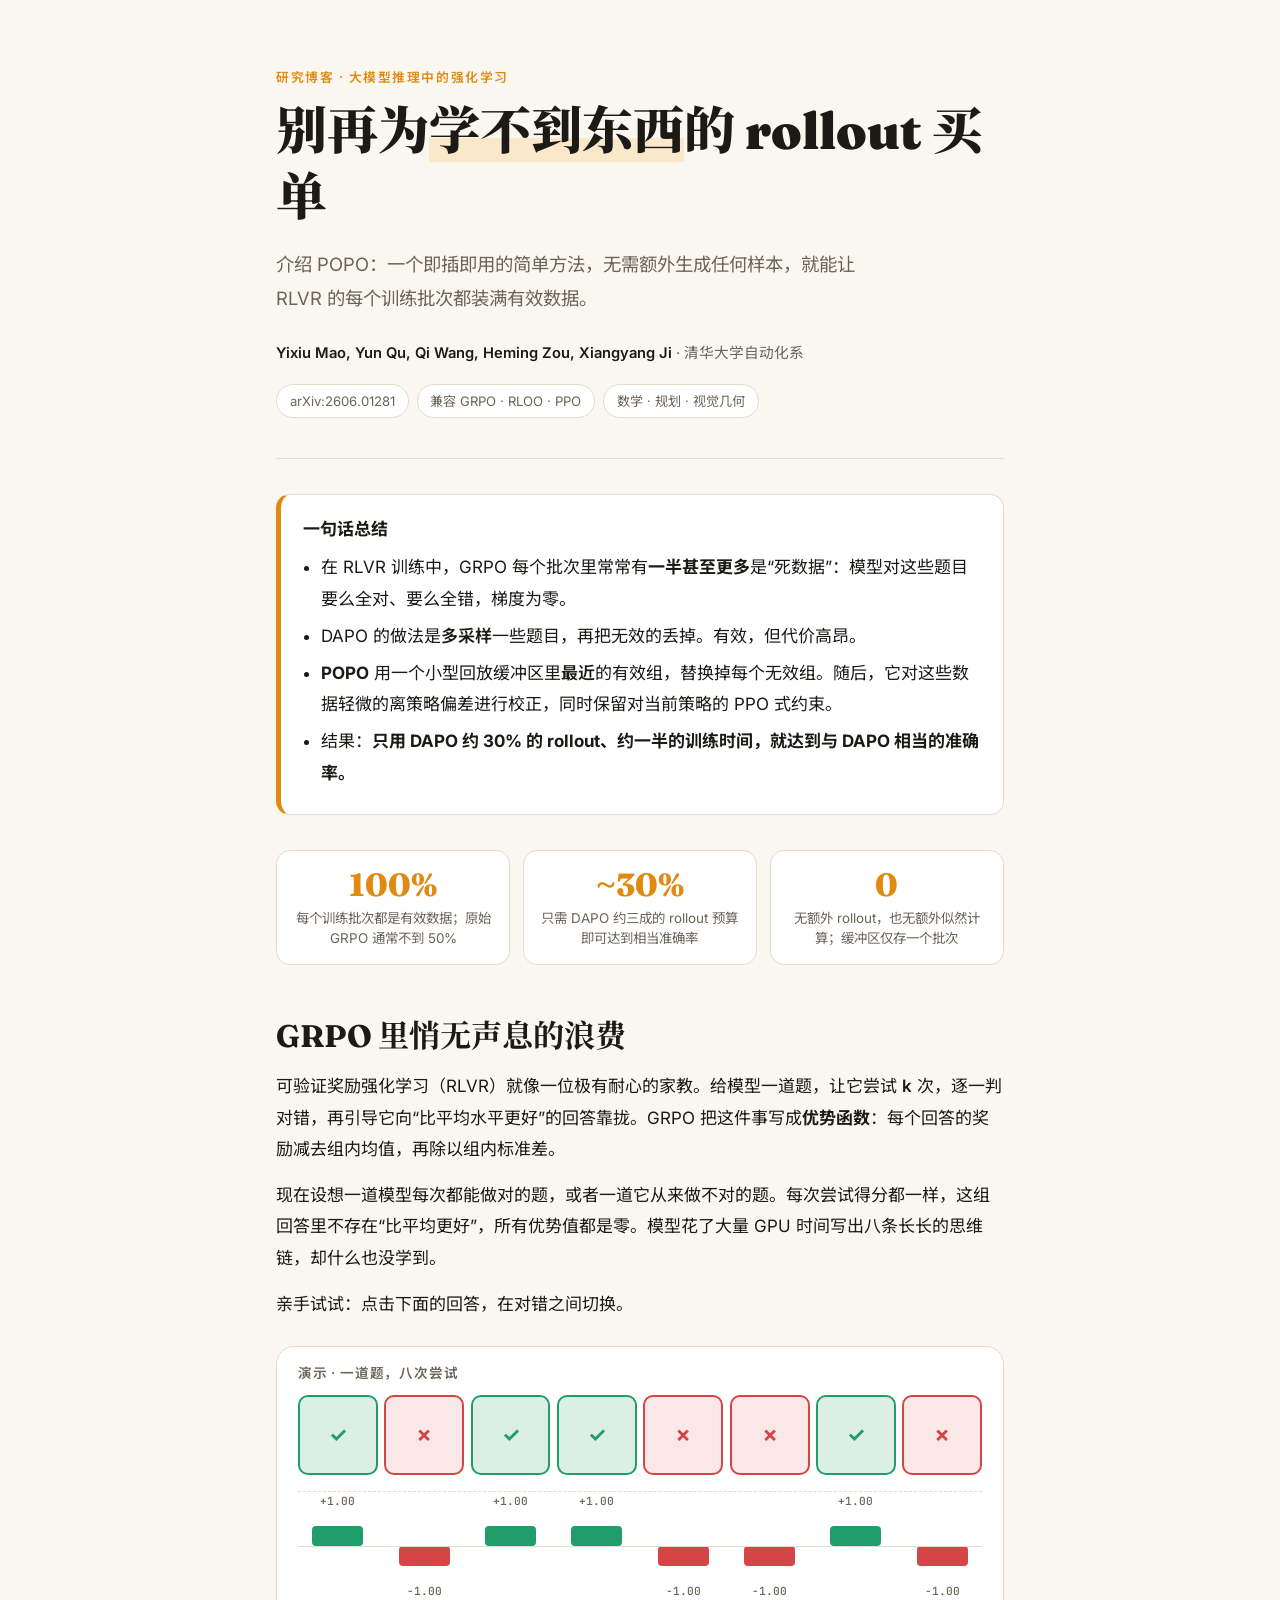
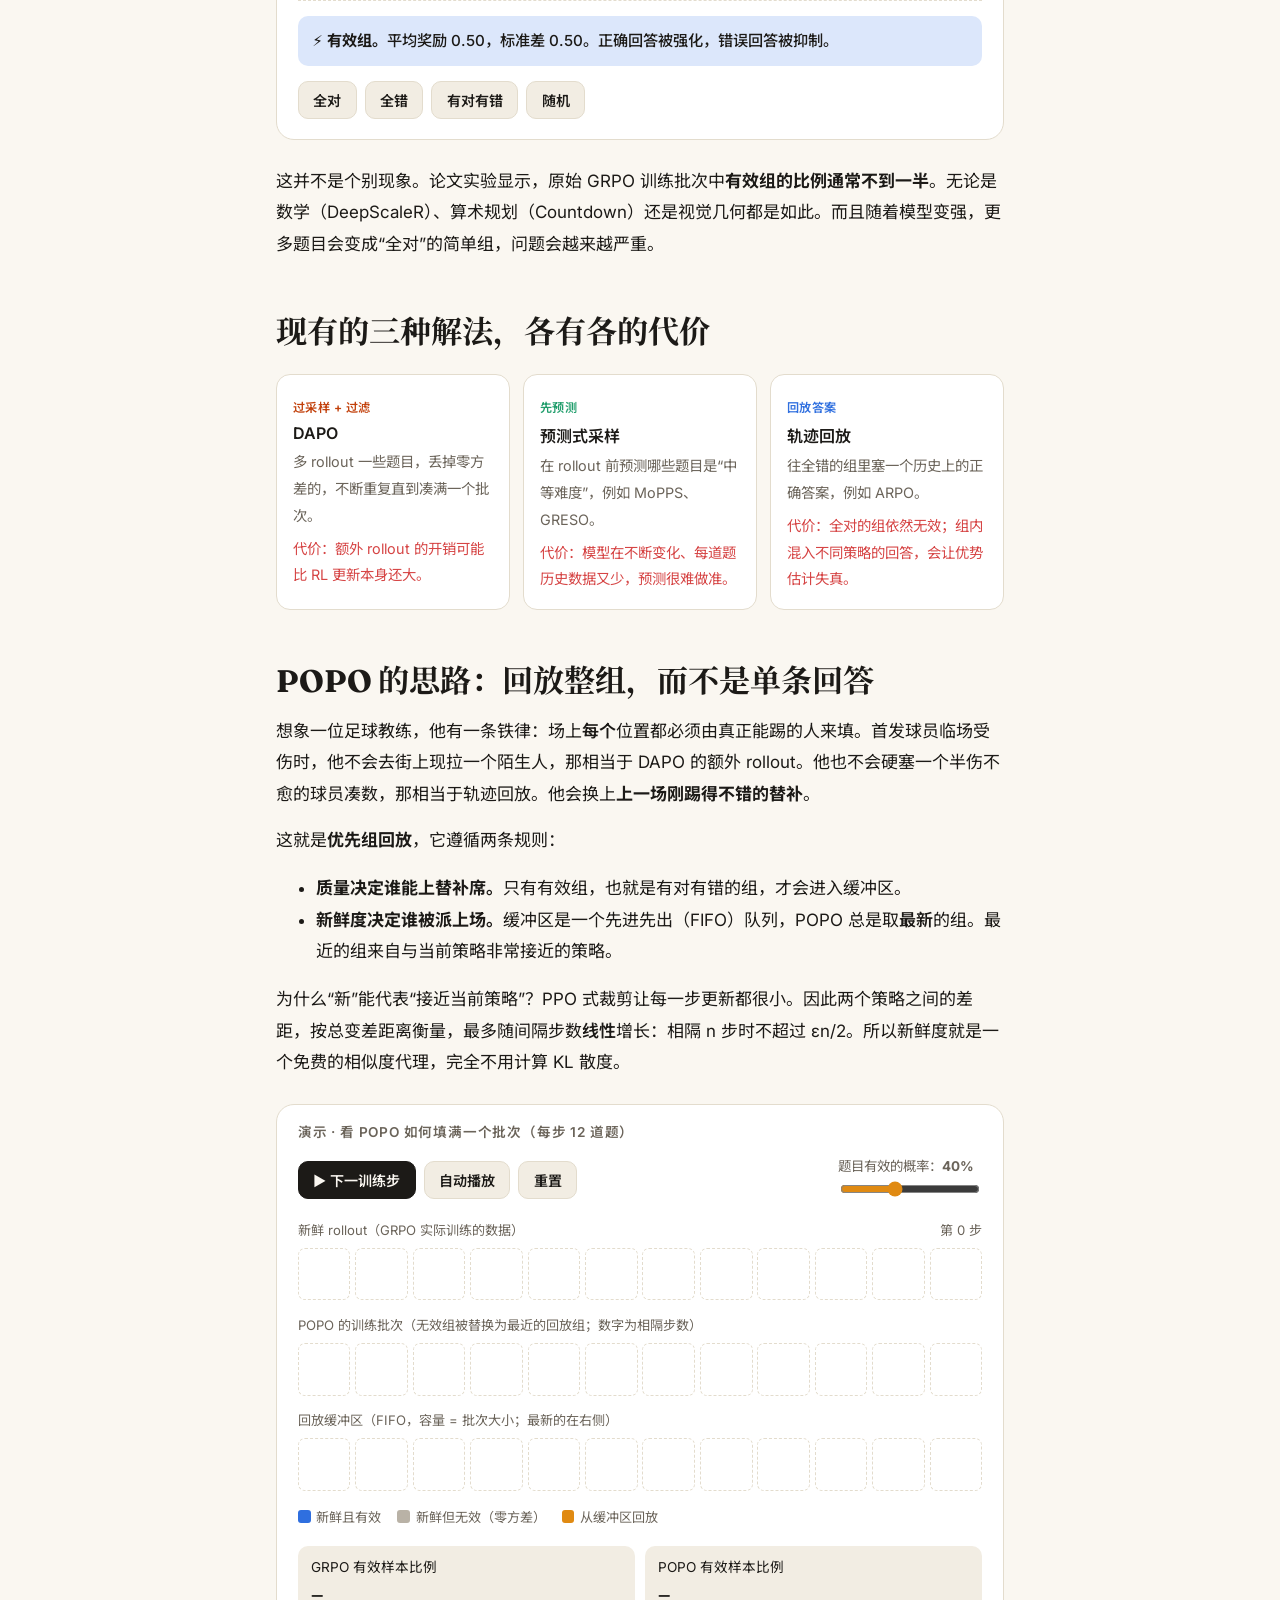
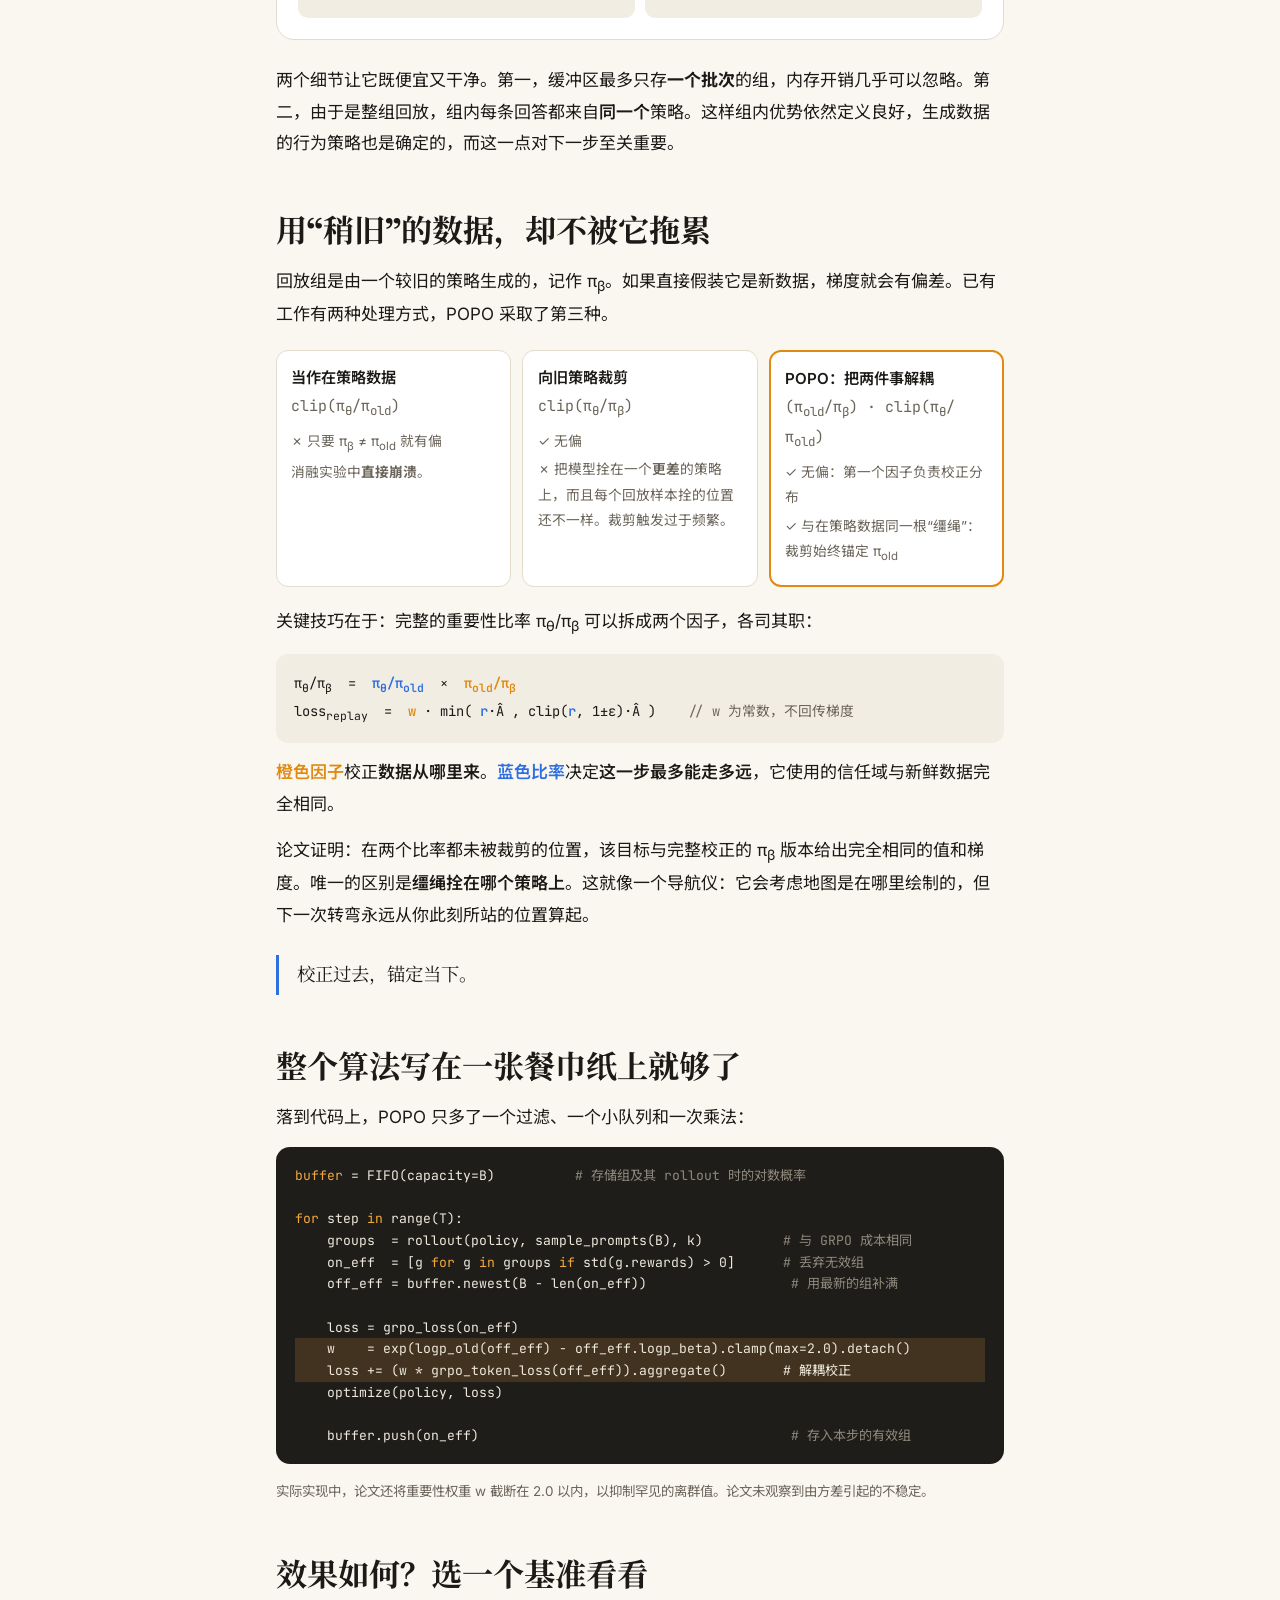
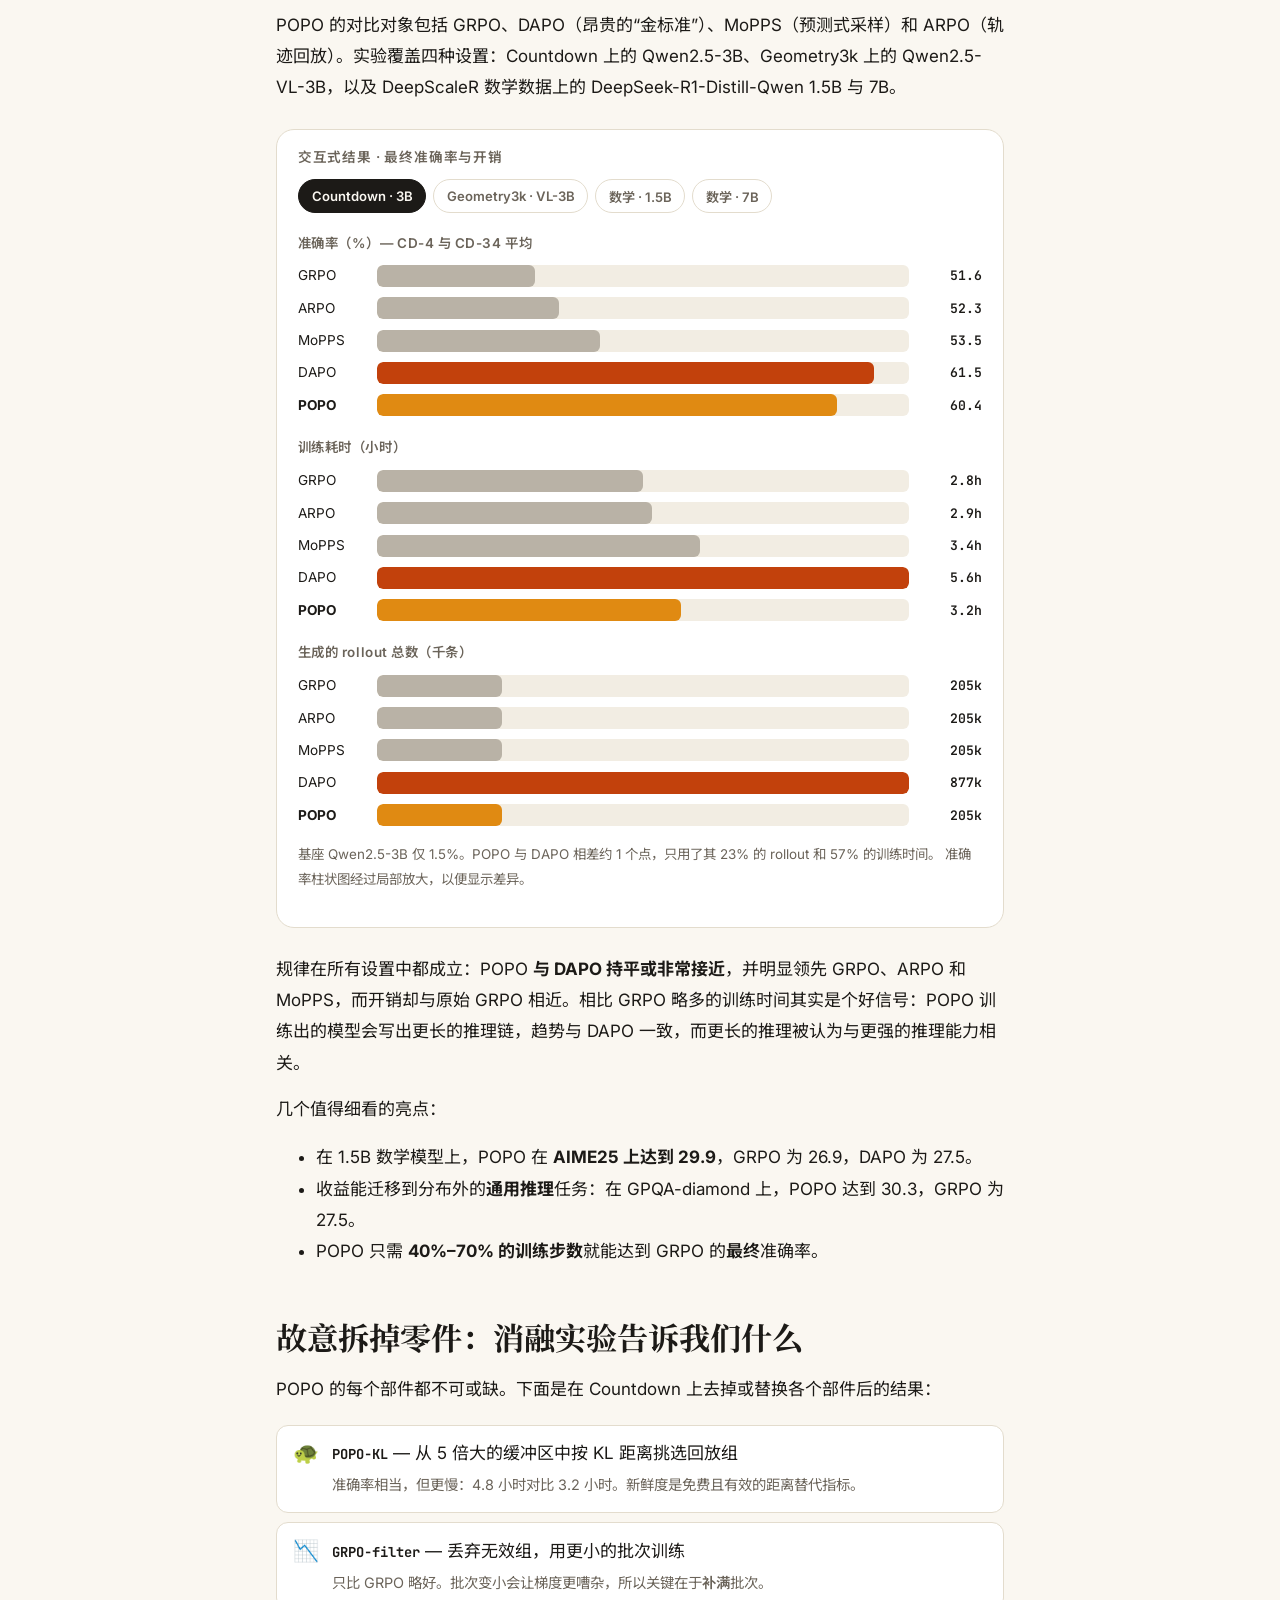
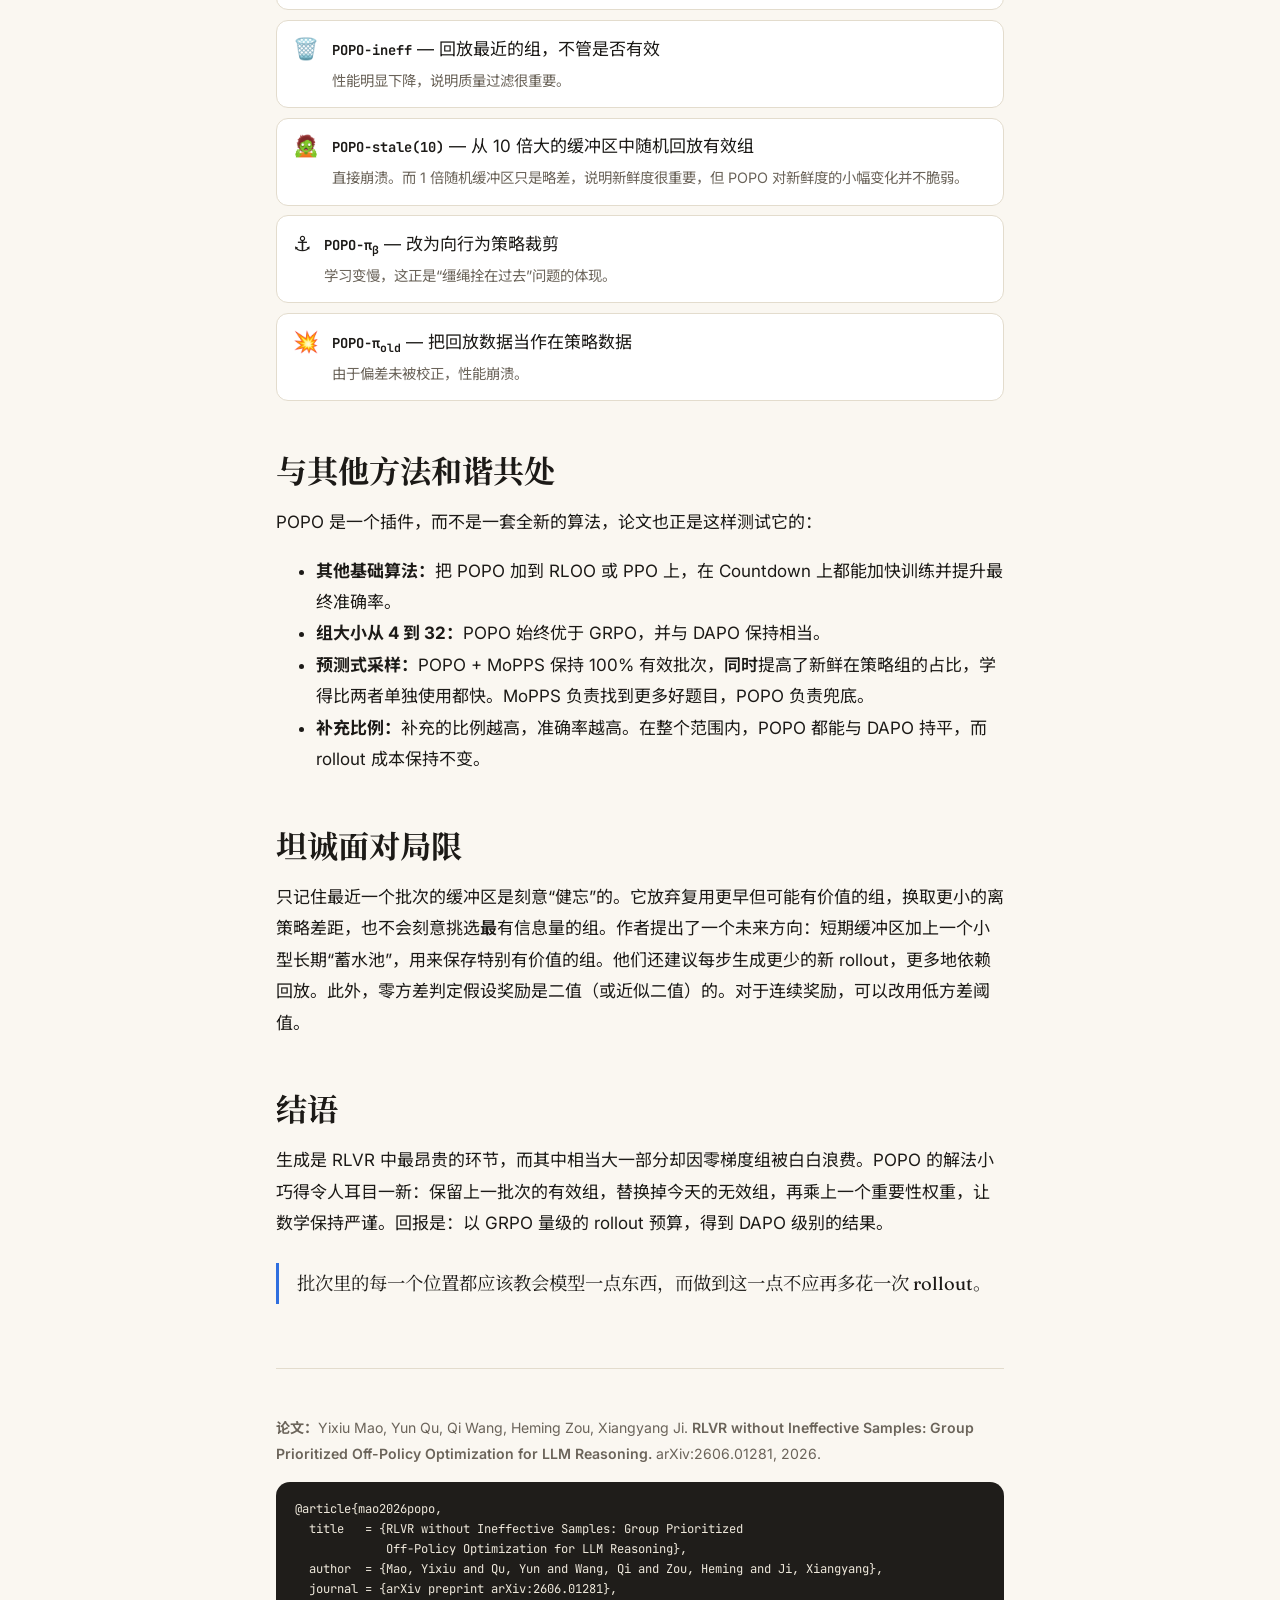
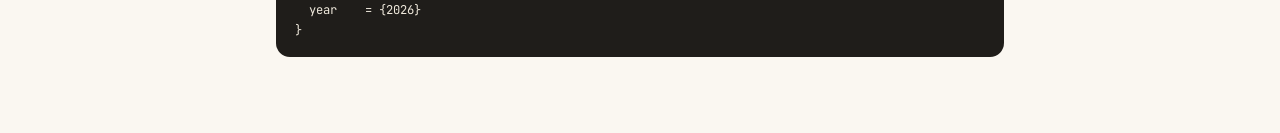
<file: blogs/popo-blog-zh.html>
<!DOCTYPE html>
<html lang="zh-CN">
<head>
<meta charset="UTF-8">
<meta name="viewport" content="width=device-width, initial-scale=1">
<title>POPO：不再浪费 Rollout 的 RLVR</title>
<meta name="description" content="通俗讲解组优先离策略优化（POPO）：无需额外 rollout，让 RLVR 的每个训练批次都充满有效数据。">
<link rel="preconnect" href="https://fonts.googleapis.com">
<link rel="preconnect" href="https://fonts.gstatic.com" crossorigin>
<link href="https://fonts.googleapis.com/css2?family=Fraunces:opsz,wght@9..144,400;9..144,600;9..144,800&family=Inter:wght@400;500;600&family=JetBrains+Mono:wght@400;600&family=Noto+Sans+SC:wght@400;500;700&family=Noto+Serif+SC:wght@600;900&display=swap" rel="stylesheet">
<style>
:root{
  --bg:#faf7f1; --surface:#ffffff; --surface-2:#f2ede3; --ink:#1c1a17; --muted:#6b645a; --line:#e3dccd;
  --on:#2f6fdf; --on-soft:#dce7fb; --replay:#e08a12; --replay-soft:#fbe8cb;
  --dead:#b9b2a6; --dead-soft:#ece8e0; --good:#1f9d6b; --bad:#d64545; --dapo:#c2410c;
  --code-bg:#1f1d1a; --code-ink:#efe9dc;
  --sans:Inter,"Noto Sans SC","PingFang SC","Microsoft YaHei",system-ui,sans-serif;
  --serif:Fraunces,"Noto Serif SC","Songti SC",Georgia,serif;
}
@media (prefers-color-scheme: dark){
  :root:not([data-theme="light"]){
    --bg:#15130f; --surface:#1f1c17; --surface-2:#29251f; --ink:#f1ece2; --muted:#a79f92; --line:#3a352d;
    --on:#6b9cff; --on-soft:#1f2c47; --replay:#f2a93b; --replay-soft:#3d2d14;
    --dead:#6e675c; --dead-soft:#2b2822; --good:#3ecf94; --bad:#f07070; --dapo:#fb8a4c;
    --code-bg:#0e0d0b; --code-ink:#efe9dc;
  }
}
:root[data-theme="dark"]{
  --bg:#15130f; --surface:#1f1c17; --surface-2:#29251f; --ink:#f1ece2; --muted:#a79f92; --line:#3a352d;
  --on:#6b9cff; --on-soft:#1f2c47; --replay:#f2a93b; --replay-soft:#3d2d14;
  --dead:#6e675c; --dead-soft:#2b2822; --good:#3ecf94; --bad:#f07070; --dapo:#fb8a4c;
  --code-bg:#0e0d0b; --code-ink:#efe9dc;
}
*{box-sizing:border-box}
html{-webkit-text-size-adjust:100%}
body{margin:0;background:var(--bg);color:var(--ink);font:17px/1.85 var(--sans)}
.wrap{max-width:760px;margin:0 auto;padding:0 16px}
h1,h2,h3{font-family:var(--serif);line-height:1.3;letter-spacing:0}
h2{font-size:clamp(1.5rem,4vw,1.95rem);margin:3.2rem 0 .8rem}
h3{font-size:1.2rem;margin:1.8rem 0 .4rem}
p{margin:.9rem 0}
em{font-style:normal;font-weight:600}
a{color:var(--on)}
code,.mono{font-family:"JetBrains Mono",monospace;font-size:.88em}
.kicker{font:600 .8rem/1 var(--sans);letter-spacing:.12em;color:var(--replay)}

header.hero{padding:4.5rem 0 2.5rem;border-bottom:1px solid var(--line)}
.hero h1{font-size:clamp(2.1rem,6.5vw,3.2rem);font-weight:900;margin:.8rem 0 1rem}
.hero h1 em{font-weight:900;background:linear-gradient(transparent 62%,var(--replay-soft) 62%)}
.hero .dek{font-size:1.15rem;color:var(--muted);max-width:32em}
.byline{margin-top:1.6rem;font-size:.92rem;color:var(--muted)}
.byline strong{color:var(--ink);font-weight:600}
.pills{display:flex;flex-wrap:wrap;gap:.5rem;margin-top:1rem}
.pill{border:1px solid var(--line);background:var(--surface);border-radius:99px;padding:.25rem .8rem;font-size:.82rem;color:var(--muted)}

.tldr{background:var(--surface);border:1px solid var(--line);border-left:5px solid var(--replay);border-radius:14px;padding:1.2rem 1.4rem;margin:2.2rem 0}
.tldr ul{margin:.4rem 0 0;padding-left:1.1rem}
.tldr li{margin:.35rem 0}

.stats{display:grid;grid-template-columns:repeat(3,1fr);gap:.8rem;margin:2rem 0}
.stat{background:var(--surface);border:1px solid var(--line);border-radius:14px;padding:1rem;text-align:center}
.stat b{display:block;font:800 2rem/1.1 Fraunces,serif;color:var(--replay)}
.stat span{font-size:.84rem;color:var(--muted);line-height:1.5;display:block;margin-top:.35rem}
@media (max-width:520px){.stats{grid-template-columns:1fr}}

.widget{background:var(--surface);border:1px solid var(--line);border-radius:18px;padding:1.3rem;margin:1.6rem 0}
.widget .wtitle{font:600 .85rem/1 var(--sans);letter-spacing:.06em;color:var(--muted);margin-bottom:.9rem}
.btn{font:600 .88rem var(--sans);border:1px solid var(--line);background:var(--surface-2);color:var(--ink);padding:.5rem .9rem;border-radius:10px;cursor:pointer}
.btn:hover{border-color:var(--ink)}
.btn.primary{background:var(--ink);color:var(--bg);border-color:var(--ink)}
.row{display:flex;flex-wrap:wrap;gap:.5rem;align-items:center}

.chips{display:grid;grid-template-columns:repeat(8,1fr);gap:.4rem;margin-bottom:1rem}
.chip{aspect-ratio:1;border-radius:10px;border:2px solid var(--line);display:flex;align-items:center;justify-content:center;font-size:1.3rem;font-weight:700;cursor:pointer;user-select:none;transition:transform .12s}
.chip:hover{transform:translateY(-2px)}
.chip.ok{background:color-mix(in srgb,var(--good) 16%,transparent);border-color:var(--good);color:var(--good)}
.chip.no{background:color-mix(in srgb,var(--bad) 13%,transparent);border-color:var(--bad);color:var(--bad)}
.advs{display:grid;grid-template-columns:repeat(8,1fr);gap:.4rem;height:110px;align-items:center;position:relative;border-top:1px dashed var(--line);border-bottom:1px dashed var(--line)}
.advs::after{content:"";position:absolute;left:0;right:0;top:50%;border-top:1px solid var(--line)}
.adv{position:relative;height:100%}
.adv i{position:absolute;left:18%;right:18%;border-radius:4px;transition:all .25s}
.adv small{position:absolute;left:0;right:0;text-align:center;font:500 .7rem "JetBrains Mono";color:var(--muted)}
.verdict{margin-top:.9rem;padding:.7rem .9rem;border-radius:10px;font-weight:500;font-size:.95rem}
.verdict.dead{background:var(--dead-soft);color:var(--muted)}
.verdict.live{background:var(--on-soft);color:var(--ink)}

.lane-label{font-size:.82rem;color:var(--muted);margin:.8rem 0 .35rem;display:flex;justify-content:space-between;gap:.6rem}
.lane{display:grid;grid-template-columns:repeat(12,1fr);gap:.3rem}
.slot{aspect-ratio:1;border-radius:7px;display:flex;align-items:center;justify-content:center;font:600 .66rem "JetBrains Mono";transition:background .3s}
.slot.on{background:var(--on);color:#fff}
.slot.dead{background:var(--dead-soft);color:var(--dead);border:1.5px dashed var(--dead)}
.slot.rep{background:var(--replay);color:#1c1a17}
.slot.empty{background:transparent;border:1.5px dashed var(--line)}
.legend{display:flex;flex-wrap:wrap;gap:1rem;font-size:.82rem;color:var(--muted);margin-top:.9rem}
.legend span::before{content:"";display:inline-block;width:.8rem;height:.8rem;border-radius:3px;margin-right:.35rem;vertical-align:-1px;background:var(--c)}
.meters{display:grid;grid-template-columns:1fr 1fr;gap:.6rem;margin-top:1rem}
.meter{background:var(--surface-2);border-radius:10px;padding:.6rem .8rem;font-size:.85rem}
.meter b{font:800 1.4rem Fraunces,serif;display:block}
input[type=range]{accent-color:var(--replay);width:140px}

.cards{display:grid;grid-template-columns:repeat(3,1fr);gap:.8rem;margin:1.4rem 0}
@media (max-width:640px){.cards{grid-template-columns:1fr}}
.card{background:var(--surface);border:1px solid var(--line);border-radius:14px;padding:1rem}
.card h4{margin:0 0 .3rem;font:600 1rem var(--sans)}
.card .tag{font-size:.76rem;font-weight:600;letter-spacing:.04em}
.card p{font-size:.9rem;margin:.4rem 0 0;color:var(--muted)}
.card .cost{color:var(--bad)}

.eq{background:var(--surface-2);border-radius:12px;padding:1rem 1.1rem;font-family:"JetBrains Mono","Noto Sans SC",monospace;font-size:.86rem;overflow-x:auto;white-space:nowrap;line-height:1.9}
.eq .w{color:var(--replay);font-weight:600}
.eq .r{color:var(--on);font-weight:600}
.compare{display:grid;grid-template-columns:repeat(3,1fr);gap:.7rem;margin:1.2rem 0}
@media (max-width:640px){.compare{grid-template-columns:1fr}}
.cmp{border:1px solid var(--line);border-radius:12px;padding:.9rem;background:var(--surface)}
.cmp.win{border:2px solid var(--replay)}
.cmp h4{margin:0 0 .3rem;font:600 .95rem var(--sans)}
.cmp .mono{display:block;color:var(--muted);margin-bottom:.4rem}
.cmp p{font-size:.86rem;margin:.2rem 0;color:var(--muted)}

.tabs{display:flex;flex-wrap:wrap;gap:.4rem;margin-bottom:1rem}
.tab{font:600 .82rem var(--sans);padding:.4rem .8rem;border-radius:99px;border:1px solid var(--line);background:transparent;color:var(--muted);cursor:pointer}
.tab.active{background:var(--ink);color:var(--bg);border-color:var(--ink)}
.bars{display:grid;gap:.45rem}
.bar{display:grid;grid-template-columns:70px 1fr 64px;gap:.6rem;align-items:center;font-size:.85rem}
.bar .track{background:var(--surface-2);border-radius:6px;height:22px;overflow:hidden}
.bar .fill{height:100%;border-radius:6px;transition:width .5s cubic-bezier(.2,.8,.2,1)}
.bar .val{font:600 .82rem "JetBrains Mono";text-align:right}
.bar.popo .name{font-weight:700}
.metric-h{font-size:.84rem;color:var(--muted);margin:1.1rem 0 .5rem;letter-spacing:.04em;font-weight:600}
.note{font-size:.84rem;color:var(--muted)}

.abl{display:grid;gap:.6rem;margin:1.2rem 0}
.ab{display:grid;grid-template-columns:auto 1fr;gap:.8rem;align-items:start;background:var(--surface);border:1px solid var(--line);border-radius:12px;padding:.8rem 1rem}
.ab .icon{font-size:1.3rem;line-height:1.4}
.ab b{font-family:"JetBrains Mono",monospace;font-size:.86rem}
.ab p{margin:.15rem 0 0;font-size:.9rem;color:var(--muted)}

pre{background:var(--code-bg);color:var(--code-ink);border-radius:14px;padding:1.1rem 1.2rem;overflow-x:auto;font:400 .82rem/1.65 "JetBrains Mono","Noto Sans SC",monospace}
pre .c{color:#8f887b}
pre .k{color:#f2a93b}
pre .h{background:rgba(242,169,59,.16);display:inline-block;width:100%}

blockquote{margin:1.5rem 0;padding:.2rem 0 .2rem 1.1rem;border-left:3px solid var(--on);font-family:var(--serif);font-size:1.15rem;color:var(--ink)}
footer{border-top:1px solid var(--line);margin-top:4rem;padding:2rem 0 4rem;font-size:.88rem;color:var(--muted)}
footer pre{font-size:.76rem}
</style>
</head>
<body>

<div class="wrap">
<header class="hero">
  <div class="kicker">研究博客 · 大模型推理中的强化学习</div>
  <h1>别再为<em>学不到东西</em>的 rollout 买单</h1>
  <p class="dek">介绍 POPO：一个即插即用的简单方法，无需额外生成任何样本，就能让 RLVR 的每个训练批次都装满有效数据。</p>
  <div class="byline"><strong>Yixiu Mao, Yun Qu, Qi Wang, Heming Zou, Xiangyang Ji</strong> · 清华大学自动化系</div>
  <div class="pills">
    <span class="pill">arXiv:2606.01281</span>
    <span class="pill">兼容 GRPO · RLOO · PPO</span>
    <span class="pill">数学 · 规划 · 视觉几何</span>
  </div>
</header>

<div class="tldr">
  <strong>一句话总结</strong>
  <ul>
    <li>在 RLVR 训练中，GRPO 每个批次里常常有<strong>一半甚至更多</strong>是“死数据”：模型对这些题目要么全对、要么全错，梯度为零。</li>
    <li>DAPO 的做法是<em>多采样</em>一些题目，再把无效的丢掉。有效，但代价高昂。</li>
    <li><strong>POPO</strong> 用一个小型回放缓冲区里<em>最近</em>的有效组，替换掉每个无效组。随后，它对这些数据轻微的离策略偏差进行校正，同时保留对当前策略的 PPO 式约束。</li>
    <li>结果：<strong>只用 DAPO 约 30% 的 rollout、约一半的训练时间，就达到与 DAPO 相当的准确率。</strong></li>
  </ul>
</div>

<div class="stats">
  <div class="stat"><b>100%</b><span>每个训练批次都是有效数据；原始 GRPO 通常不到 50%</span></div>
  <div class="stat"><b>~30%</b><span>只需 DAPO 约三成的 rollout 预算即可达到相当准确率</span></div>
  <div class="stat"><b>0</b><span>无额外 rollout，也无额外似然计算；缓冲区仅存一个批次</span></div>
</div>

<!-- ───────────── 第 1 节 ───────────── -->
<h2>GRPO 里悄无声息的浪费</h2>
<p>可验证奖励强化学习（RLVR）就像一位极有耐心的家教。给模型一道题，让它尝试 <em>k</em> 次，逐一判对错，再引导它向“比平均水平更好”的回答靠拢。GRPO 把这件事写成<strong>优势函数</strong>：每个回答的奖励减去组内均值，再除以组内标准差。</p>
<p>现在设想一道模型每次都能做对的题，或者一道它从来做不对的题。每次尝试得分都一样，这组回答里不存在“比平均更好”，所有优势值都是零。模型花了大量 GPU 时间写出八条长长的思维链，却什么也没学到。</p>
<p>亲手试试：点击下面的回答，在对错之间切换。</p>

<div class="widget" id="demo1">
  <div class="wtitle">演示 · 一道题，八次尝试</div>
  <div class="chips" id="chips"></div>
  <div class="advs" id="advs"></div>
  <div class="verdict" id="verdict"></div>
  <div class="row" style="margin-top:.9rem">
    <button class="btn" data-preset="all1">全对</button>
    <button class="btn" data-preset="all0">全错</button>
    <button class="btn" data-preset="mix">有对有错</button>
    <button class="btn" data-preset="rand">随机</button>
  </div>
</div>

<p>这并不是个别现象。论文实验显示，原始 GRPO 训练批次中<strong>有效组的比例通常不到一半</strong>。无论是数学（DeepScaleR）、算术规划（Countdown）还是视觉几何都是如此。而且随着模型变强，更多题目会变成“全对”的简单组，问题会越来越严重。</p>

<!-- ───────────── 第 2 节 ───────────── -->
<h2>现有的三种解法，各有各的代价</h2>
<div class="cards">
  <div class="card">
    <span class="tag" style="color:var(--dapo)">过采样 + 过滤</span>
    <h4>DAPO</h4>
    <p>多 rollout 一些题目，丢掉零方差的，不断重复直到凑满一个批次。</p>
    <p class="cost">代价：额外 rollout 的开销可能比 RL 更新本身还大。</p>
  </div>
  <div class="card">
    <span class="tag" style="color:var(--good)">先预测</span>
    <h4>预测式采样</h4>
    <p>在 rollout 前预测哪些题目是“中等难度”，例如 MoPPS、GRESO。</p>
    <p class="cost">代价：模型在不断变化、每道题历史数据又少，预测很难做准。</p>
  </div>
  <div class="card">
    <span class="tag" style="color:var(--on)">回放答案</span>
    <h4>轨迹回放</h4>
    <p>往全错的组里塞一个历史上的正确答案，例如 ARPO。</p>
    <p class="cost">代价：全对的组依然无效；组内混入不同策略的回答，会让优势估计失真。</p>
  </div>
</div>

<!-- ───────────── 第 3 节 ───────────── -->
<h2>POPO 的思路：回放整组，而不是单条回答</h2>
<p>想象一位足球教练，他有一条铁律：场上<em>每个</em>位置都必须由真正能踢的人来填。首发球员临场受伤时，他不会去街上现拉一个陌生人，那相当于 DAPO 的额外 rollout。他也不会硬塞一个半伤不愈的球员凑数，那相当于轨迹回放。他会换上<strong>上一场刚踢得不错的替补</strong>。</p>
<p>这就是<strong>优先组回放</strong>，它遵循两条规则：</p>
<ul>
  <li><strong>质量决定谁能上替补席。</strong>只有有效组，也就是有对有错的组，才会进入缓冲区。</li>
  <li><strong>新鲜度决定谁被派上场。</strong>缓冲区是一个先进先出（FIFO）队列，POPO 总是取<em>最新</em>的组。最近的组来自与当前策略非常接近的策略。</li>
</ul>
<p>为什么“新”能代表“接近当前策略”？PPO 式裁剪让每一步更新都很小。因此两个策略之间的差距，按总变差距离衡量，最多随间隔步数<em>线性</em>增长：相隔 n 步时不超过 εn/2。所以新鲜度就是一个免费的相似度代理，完全不用计算 KL 散度。</p>

<div class="widget" id="demo2">
  <div class="wtitle">演示 · 看 POPO 如何填满一个批次（每步 12 道题）</div>
  <div class="row" style="justify-content:space-between">
    <div class="row">
      <button class="btn primary" id="stepBtn">▶ 下一训练步</button>
      <button class="btn" id="autoBtn">自动播放</button>
      <button class="btn" id="resetBtn">重置</button>
    </div>
    <label class="note">题目有效的概率：<strong id="pLabel">40%</strong><br><input type="range" id="pSlider" min="10" max="90" value="40"></label>
  </div>
  <div class="lane-label"><span>新鲜 rollout（GRPO 实际训练的数据）</span><span id="stepLabel">第 0 步</span></div>
  <div class="lane" id="laneOnline"></div>
  <div class="lane-label"><span>POPO 的训练批次（无效组被替换为最近的回放组；数字为相隔步数）</span></div>
  <div class="lane" id="lanePopo"></div>
  <div class="lane-label"><span>回放缓冲区（FIFO，容量 = 批次大小；最新的在右侧）</span></div>
  <div class="lane" id="laneBuf"></div>
  <div class="legend">
    <span style="--c:var(--on)">新鲜且有效</span>
    <span style="--c:var(--dead)">新鲜但无效（零方差）</span>
    <span style="--c:var(--replay)">从缓冲区回放</span>
  </div>
  <div class="meters">
    <div class="meter">GRPO 有效样本比例<b id="mGrpo">–</b></div>
    <div class="meter">POPO 有效样本比例<b id="mPopo">–</b></div>
  </div>
</div>

<p>两个细节让它既便宜又干净。第一，缓冲区最多只存<strong>一个批次</strong>的组，内存开销几乎可以忽略。第二，由于是整组回放，组内每条回答都来自<em>同一个</em>策略。这样组内优势依然定义良好，生成数据的行为策略也是确定的，而这一点对下一步至关重要。</p>

<!-- ───────────── 第 4 节 ───────────── -->
<h2>用“稍旧”的数据，却不被它拖累</h2>
<p>回放组是由一个较旧的策略生成的，记作 π<sub>β</sub>。如果直接假装它是新数据，梯度就会有偏差。已有工作有两种处理方式，POPO 采取了第三种。</p>

<div class="compare">
  <div class="cmp">
    <h4>当作在策略数据</h4>
    <span class="mono">clip(π<sub>θ</sub>/π<sub>old</sub>)</span>
    <p>✗ 只要 π<sub>β</sub> ≠ π<sub>old</sub> 就有偏</p>
    <p>消融实验中<strong>直接崩溃</strong>。</p>
  </div>
  <div class="cmp">
    <h4>向旧策略裁剪</h4>
    <span class="mono">clip(π<sub>θ</sub>/π<sub>β</sub>)</span>
    <p>✓ 无偏</p>
    <p>✗ 把模型拴在一个<em>更差</em>的策略上，而且每个回放样本拴的位置还不一样。裁剪触发过于频繁。</p>
  </div>
  <div class="cmp win">
    <h4>POPO：把两件事解耦</h4>
    <span class="mono">(π<sub>old</sub>/π<sub>β</sub>) · clip(π<sub>θ</sub>/π<sub>old</sub>)</span>
    <p>✓ 无偏：第一个因子负责校正分布</p>
    <p>✓ 与在策略数据同一根“缰绳”：裁剪始终锚定 π<sub>old</sub></p>
  </div>
</div>

<p>关键技巧在于：完整的重要性比率 π<sub>θ</sub>/π<sub>β</sub> 可以拆成两个因子，各司其职：</p>
<div class="eq">
  π<sub>θ</sub>/π<sub>β</sub> &nbsp;=&nbsp; <span class="r">π<sub>θ</sub>/π<sub>old</sub></span> &nbsp;×&nbsp; <span class="w">π<sub>old</sub>/π<sub>β</sub></span><br>
  loss<sub>replay</sub> &nbsp;=&nbsp; <span class="w">w</span> · min( <span class="r">r</span>·Â , clip(<span class="r">r</span>, 1±ε)·Â ) &nbsp;&nbsp;&nbsp;<span style="color:var(--muted)">// w 为常数，不回传梯度</span>
</div>
<p><span style="color:var(--replay);font-weight:600">橙色因子</span>校正<em>数据从哪里来</em>。<span style="color:var(--on);font-weight:600">蓝色比率</span>决定<em>这一步最多能走多远</em>，它使用的信任域与新鲜数据完全相同。</p>
<p>论文证明：在两个比率都未被裁剪的位置，该目标与完整校正的 π<sub>β</sub> 版本给出完全相同的值和梯度。唯一的区别是<em>缰绳拴在哪个策略上</em>。这就像一个导航仪：它会考虑地图是在哪里绘制的，但下一次转弯永远从你此刻所站的位置算起。</p>
<blockquote>校正过去，锚定当下。</blockquote>

<!-- ───────────── 第 5 节 ───────────── -->
<h2>整个算法写在一张餐巾纸上就够了</h2>
<p>落到代码上，POPO 只多了一个过滤、一个小队列和一次乘法：</p>
<pre><span class="k">buffer</span> = FIFO(capacity=B)          <span class="c"># 存储组及其 rollout 时的对数概率</span>

<span class="k">for</span> step <span class="k">in</span> range(T):
    groups  = rollout(policy, sample_prompts(B), k)          <span class="c"># 与 GRPO 成本相同</span>
    on_eff  = [g <span class="k">for</span> g <span class="k">in</span> groups <span class="k">if</span> std(g.rewards) &gt; 0]      <span class="c"># 丢弃无效组</span>
    off_eff = buffer.newest(B - len(on_eff))                  <span class="c"># 用最新的组补满</span>

    loss = grpo_loss(on_eff)
<span class="h">    w    = exp(logp_old(off_eff) - off_eff.logp_beta).clamp(max=2.0).detach()</span>
<span class="h">    loss += (w * grpo_token_loss(off_eff)).aggregate()       # 解耦校正</span>
    optimize(policy, loss)

    buffer.push(on_eff)                                       <span class="c"># 存入本步的有效组</span></pre>
<p class="note">实际实现中，论文还将重要性权重 w 截断在 2.0 以内，以抑制罕见的离群值。论文未观察到由方差引起的不稳定。</p>

<!-- ───────────── 第 6 节 ───────────── -->
<h2>效果如何？选一个基准看看</h2>
<p>POPO 的对比对象包括 GRPO、DAPO（昂贵的“金标准”）、MoPPS（预测式采样）和 ARPO（轨迹回放）。实验覆盖四种设置：Countdown 上的 Qwen2.5-3B、Geometry3k 上的 Qwen2.5-VL-3B，以及 DeepScaleR 数学数据上的 DeepSeek-R1-Distill-Qwen 1.5B 与 7B。</p>

<div class="widget">
  <div class="wtitle">交互式结果 · 最终准确率与开销</div>
  <div class="tabs" id="tabs"></div>
  <div class="metric-h" id="accH">准确率（%）</div>
  <div class="bars" id="accBars"></div>
  <div class="metric-h">训练耗时（小时）</div>
  <div class="bars" id="rtBars"></div>
  <div id="roWrap">
    <div class="metric-h">生成的 rollout 总数（千条）</div>
    <div class="bars" id="roBars"></div>
  </div>
  <p class="note" id="resNote" style="margin-top:.9rem"></p>
</div>

<p>规律在所有设置中都成立：POPO <strong>与 DAPO 持平或非常接近</strong>，并明显领先 GRPO、ARPO 和 MoPPS，而开销却与原始 GRPO 相近。相比 GRPO 略多的训练时间其实是个好信号：POPO 训练出的模型会写出更长的推理链，趋势与 DAPO 一致，而更长的推理被认为与更强的推理能力相关。</p>
<p>几个值得细看的亮点：</p>
<ul>
  <li>在 1.5B 数学模型上，POPO 在 <strong>AIME25 上达到 29.9</strong>，GRPO 为 26.9，DAPO 为 27.5。</li>
  <li>收益能迁移到分布外的<strong>通用推理</strong>任务：在 GPQA-diamond 上，POPO 达到 30.3，GRPO 为 27.5。</li>
  <li>POPO 只需 <strong>40%–70% 的训练步数</strong>就能达到 GRPO 的<em>最终</em>准确率。</li>
</ul>

<!-- ───────────── 第 7 节 ───────────── -->
<h2>故意拆掉零件：消融实验告诉我们什么</h2>
<p>POPO 的每个部件都不可或缺。下面是在 Countdown 上去掉或替换各个部件后的结果：</p>
<div class="abl">
  <div class="ab"><div class="icon">🐢</div><div><b>POPO-KL</b> — 从 5 倍大的缓冲区中按 KL 距离挑选回放组
    <p>准确率相当，但更慢：4.8 小时对比 3.2 小时。新鲜度是免费且有效的距离替代指标。</p></div></div>
  <div class="ab"><div class="icon">📉</div><div><b>GRPO-filter</b> — 丢弃无效组，用更小的批次训练
    <p>只比 GRPO 略好。批次变小会让梯度更嘈杂，所以关键在于<em>补满</em>批次。</p></div></div>
  <div class="ab"><div class="icon">🗑️</div><div><b>POPO-ineff</b> — 回放最近的组，不管是否有效
    <p>性能明显下降，说明质量过滤很重要。</p></div></div>
  <div class="ab"><div class="icon">🧟</div><div><b>POPO-stale(10)</b> — 从 10 倍大的缓冲区中随机回放有效组
    <p>直接崩溃。而 1 倍随机缓冲区只是略差，说明新鲜度很重要，但 POPO 对新鲜度的小幅变化并不脆弱。</p></div></div>
  <div class="ab"><div class="icon">⚓</div><div><b>POPO-π<sub>β</sub></b> — 改为向行为策略裁剪
    <p>学习变慢，这正是“缰绳拴在过去”问题的体现。</p></div></div>
  <div class="ab"><div class="icon">💥</div><div><b>POPO-π<sub>old</sub></b> — 把回放数据当作在策略数据
    <p>由于偏差未被校正，性能崩溃。</p></div></div>
</div>

<!-- ───────────── 第 8 节 ───────────── -->
<h2>与其他方法和谐共处</h2>
<p>POPO 是一个插件，而不是一套全新的算法，论文也正是这样测试它的：</p>
<ul>
  <li><strong>其他基础算法：</strong>把 POPO 加到 RLOO 或 PPO 上，在 Countdown 上都能加快训练并提升最终准确率。</li>
  <li><strong>组大小从 4 到 32：</strong>POPO 始终优于 GRPO，并与 DAPO 保持相当。</li>
  <li><strong>预测式采样：</strong>POPO + MoPPS 保持 100% 有效批次，<em>同时</em>提高了新鲜在策略组的占比，学得比两者单独使用都快。MoPPS 负责找到更多好题目，POPO 负责兜底。</li>
  <li><strong>补充比例：</strong>补充的比例越高，准确率越高。在整个范围内，POPO 都能与 DAPO 持平，而 rollout 成本保持不变。</li>
</ul>

<!-- ───────────── 第 9 节 ───────────── -->
<h2>坦诚面对局限</h2>
<p>只记住最近一个批次的缓冲区是刻意“健忘”的。它放弃复用更早但可能有价值的组，换取更小的离策略差距，也不会刻意挑选<em>最</em>有信息量的组。作者提出了一个未来方向：短期缓冲区加上一个小型长期“蓄水池”，用来保存特别有价值的组。他们还建议每步生成更少的新 rollout，更多地依赖回放。此外，零方差判定假设奖励是二值（或近似二值）的。对于连续奖励，可以改用低方差阈值。</p>

<h2>结语</h2>
<p>生成是 RLVR 中最昂贵的环节，而其中相当大一部分却因零梯度组被白白浪费。POPO 的解法小巧得令人耳目一新：保留上一批次的有效组，替换掉今天的无效组，再乘上一个重要性权重，让数学保持严谨。回报是：以 GRPO 量级的 rollout 预算，得到 DAPO 级别的结果。</p>
<blockquote>批次里的每一个位置都应该教会模型一点东西，而做到这一点不应再多花一次 rollout。</blockquote>

<footer>
  <p><strong>论文：</strong>Yixiu Mao, Yun Qu, Qi Wang, Heming Zou, Xiangyang Ji. <em>RLVR without Ineffective Samples: Group Prioritized Off-Policy Optimization for LLM Reasoning.</em> arXiv:2606.01281, 2026.</p>
<pre>@article{mao2026popo,
  title   = {RLVR without Ineffective Samples: Group Prioritized
             Off-Policy Optimization for LLM Reasoning},
  author  = {Mao, Yixiu and Qu, Yun and Wang, Qi and Zou, Heming and Ji, Xiangyang},
  journal = {arXiv preprint arXiv:2606.01281},
  year    = {2026}
}</pre>
</footer>
</div>

<script>
/* ---------- 演示 1：零方差优势 ---------- */
(function(){
  let r=[1,0,1,1,0,0,1,0];
  const chips=document.getElementById('chips'), advs=document.getElementById('advs'), verdict=document.getElementById('verdict');
  function render(){
    const k=r.length, mean=r.reduce((a,b)=>a+b,0)/k;
    const std=Math.sqrt(r.reduce((a,b)=>a+(b-mean)**2,0)/k);
    chips.innerHTML=''; advs.innerHTML='';
    r.forEach((v,i)=>{
      const c=document.createElement('div');
      c.className='chip '+(v?'ok':'no'); c.textContent=v?'✓':'✗';
      c.title='点击切换'; c.onclick=()=>{r[i]=1-r[i];render();};
      chips.appendChild(c);
      const a=std>0?(v-mean)/std:0;
      const cell=document.createElement('div'); cell.className='adv';
      const bar=document.createElement('i');
      const h=Math.min(Math.abs(a)/2.7,1)*50;
      bar.style.height=(h||1)+'%';
      if(a>=0){bar.style.bottom='50%';bar.style.background='var(--good)';}
      else{bar.style.top='50%';bar.style.background='var(--bad)';}
      if(std===0){bar.style.background='var(--dead)';bar.style.top='calc(50% - 1px)';bar.style.bottom='';bar.style.height='2px';}
      const lab=document.createElement('small'); lab.textContent=(a>=0?'+':'')+a.toFixed(2);
      lab.style[a>=0?'top':'bottom']='2px';
      cell.appendChild(bar); cell.appendChild(lab); advs.appendChild(cell);
    });
    if(std===0){
      verdict.className='verdict dead';
      verdict.innerHTML='🪦 <strong>无效组。</strong>所有奖励都是 '+r[0]+'，标准差为 0，所有优势都是 0。八次完整的 rollout，梯度为零。';
    }else{
      verdict.className='verdict live';
      verdict.innerHTML='⚡ <strong>有效组。</strong>平均奖励 '+mean.toFixed(2)+'，标准差 '+std.toFixed(2)+'。正确回答被强化，错误回答被抑制。';
    }
  }
  document.querySelectorAll('#demo1 [data-preset]').forEach(b=>b.onclick=()=>{
    const p=b.dataset.preset;
    if(p==='all1') r=r.map(()=>1);
    else if(p==='all0') r=r.map(()=>0);
    else if(p==='mix') r=[1,0,1,1,0,0,1,0];
    else r=r.map(()=>Math.random()<.5?1:0);
    render();
  });
  render();
})();

/* ---------- 演示 2：优先组回放 ---------- */
(function(){
  const B=12;
  let step=0, buffer=[], online=[], popo=[], p=.4, timer=null, sumG=0, sumP=0;
  const $=id=>document.getElementById(id);
  function drawLane(el,items){
    el.innerHTML='';
    for(let i=0;i<B;i++){
      const it=items[i]; const s=document.createElement('div');
      if(!it){s.className='slot empty';}
      else{s.className='slot '+it.kind; s.textContent=it.label||'';}
      el.appendChild(s);
    }
  }
  function render(){
    drawLane($('laneOnline'),online.map(o=>({kind:o.eff?'on':'dead',label:o.eff?'':'∅'})));
    drawLane($('lanePopo'),popo);
    const padded=Array(Math.max(0,B-buffer.length)).fill(null).concat(buffer.map(g=>({kind:'rep',label:'t'+g.t})));
    drawLane($('laneBuf'),padded);
    $('stepLabel').textContent='第 '+step+' 步';
    $('mGrpo').textContent=step?Math.round(sumG/step*100)+'%':'–';
    $('mPopo').textContent=step?Math.round(sumP/step*100)+'%':'–';
  }
  function doStep(){
    step++;
    online=Array.from({length:B},()=>({eff:Math.random()<p}));
    const eff=online.filter(o=>o.eff);
    const need=B-eff.length;
    const replay=buffer.slice(-need).reverse();
    popo=eff.map(()=>({kind:'on',label:''}));
    replay.forEach(g=>popo.push({kind:'rep',label:'−'+(step-g.t)}));
    eff.forEach(()=>buffer.push({t:step}));
    if(buffer.length>B) buffer=buffer.slice(buffer.length-B);
    sumG+=eff.length/B; sumP+=(eff.length+replay.length)/B;
    render();
  }
  function reset(){step=0;buffer=[];online=[];popo=[];sumG=0;sumP=0;stopAuto();render();}
  function stopAuto(){if(timer){clearInterval(timer);timer=null;$('autoBtn').textContent='自动播放';}}
  $('stepBtn').onclick=doStep;
  $('resetBtn').onclick=reset;
  $('autoBtn').onclick=()=>{ if(timer){stopAuto();} else {doStep(); timer=setInterval(doStep,900); $('autoBtn').textContent='暂停';} };
  $('pSlider').oninput=e=>{p=e.target.value/100;$('pLabel').textContent=e.target.value+'%';};
  render();
})();

/* ---------- 结果浏览器 ---------- */
(function(){
  const M=['GRPO','ARPO','MoPPS','DAPO','POPO'];
  const color={GRPO:'var(--dead)',ARPO:'var(--dead)',MoPPS:'var(--dead)',DAPO:'var(--dapo)',POPO:'var(--replay)'};
  const D={
    'Countdown · 3B':{acc:[51.6,52.3,53.5,61.5,60.4],accName:'CD-4 与 CD-34 平均',rt:[2.8,2.9,3.4,5.6,3.2],ro:[205,205,205,877,205],
      note:'基座 Qwen2.5-3B 仅 1.5%。POPO 与 DAPO 相差约 1 个点，只用了其 23% 的 rollout 和 57% 的训练时间。'},
    'Geometry3k · VL-3B':{acc:[44.9,45.7,48.9,50.6,50.0],accName:'测试集准确率',rt:[6.8,6.5,7.4,11.2,6.8],ro:[492,492,492,1438,492],
      note:'基座 Qwen2.5-VL-3B 为 24.6%。POPO 与 DAPO 相差仅 0.6 个点，rollout 只用了 34%，训练时间与 GRPO 相同。'},
    '数学 · 1.5B':{acc:[53.8,53.3,54.3,55.1,55.1],accName:'分布内数学平均（AIME25、AMC23、Minerva、MATH500、Olympiad）',rt:[16,16,17,30,16],ro:null,
      note:'基座 DeepSeek-R1-Distill-Qwen-1.5B 平均为 43.2。POPO 以约一半的训练时间与 DAPO 并列 55.1。'},
    '数学 · 7B':{acc:[61.7,62.2,61.9,63.2,63.3],accName:'分布内数学平均（AIME25、AMC23、Minerva、MATH500、Olympiad）',rt:[31,31,32,55,34],ro:null,
      note:'基座 DeepSeek-R1-Distill-Qwen-7B 平均为 55.4。POPO 以 DAPO 62% 的训练时间略胜一筹（63.3 对 63.2）。'}
  };
  const tabs=document.getElementById('tabs');
  function bars(el,vals,fmt,lo,hi){
    el.innerHTML='';
    M.forEach((m,i)=>{
      const w=Math.max(3,(vals[i]-lo)/(hi-lo)*100);
      el.insertAdjacentHTML('beforeend',
        `<div class="bar ${m==='POPO'?'popo':''}"><span class="name">${m}</span><div class="track"><div class="fill" style="width:0;background:${color[m]}" data-w="${w}"></div></div><span class="val">${fmt(vals[i])}</span></div>`);
    });
    requestAnimationFrame(()=>el.querySelectorAll('.fill').forEach(f=>f.style.width=f.dataset.w+'%'));
  }
  function show(key){
    document.querySelectorAll('.tab').forEach(t=>t.classList.toggle('active',t.dataset.k===key));
    const d=D[key];
    document.getElementById('accH').textContent='准确率（%）— '+d.accName;
    const lo=Math.floor(Math.min(...d.acc)-4), hi=Math.max(...d.acc)+1;
    bars(document.getElementById('accBars'),d.acc,v=>v.toFixed(1),lo,hi);
    bars(document.getElementById('rtBars'),d.rt,v=>v+'h',0,Math.max(...d.rt));
    const wrap=document.getElementById('roWrap');
    if(d.ro){wrap.style.display='';bars(document.getElementById('roBars'),d.ro,v=>v+'k',0,Math.max(...d.ro));}
    else wrap.style.display='none';
    document.getElementById('resNote').textContent=d.note+' 准确率柱状图经过局部放大，以便显示差异。';
  }
  Object.keys(D).forEach(k=>{
    const b=document.createElement('button'); b.className='tab'; b.textContent=k; b.dataset.k=k;
    b.onclick=()=>show(k); tabs.appendChild(b);
  });
  show('Countdown · 3B');
})();
</script>
</body>
</html>
</file>
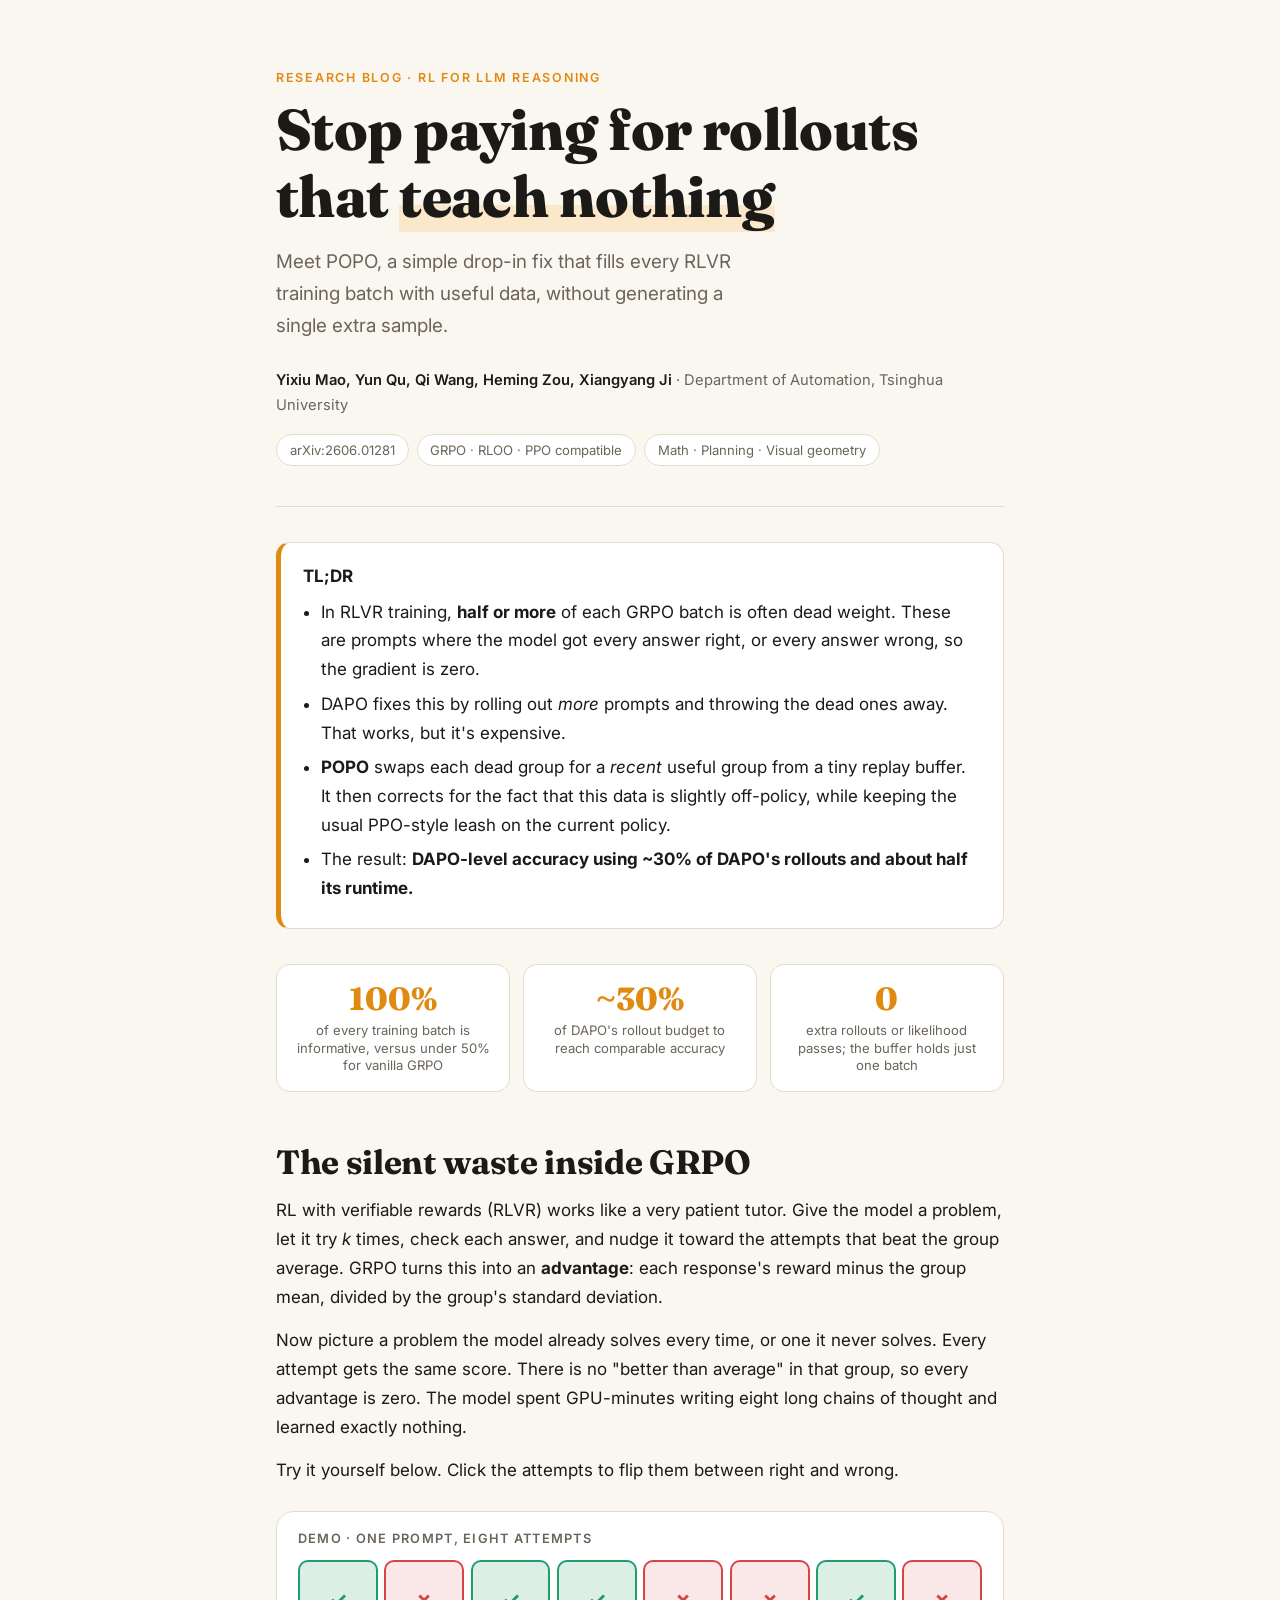
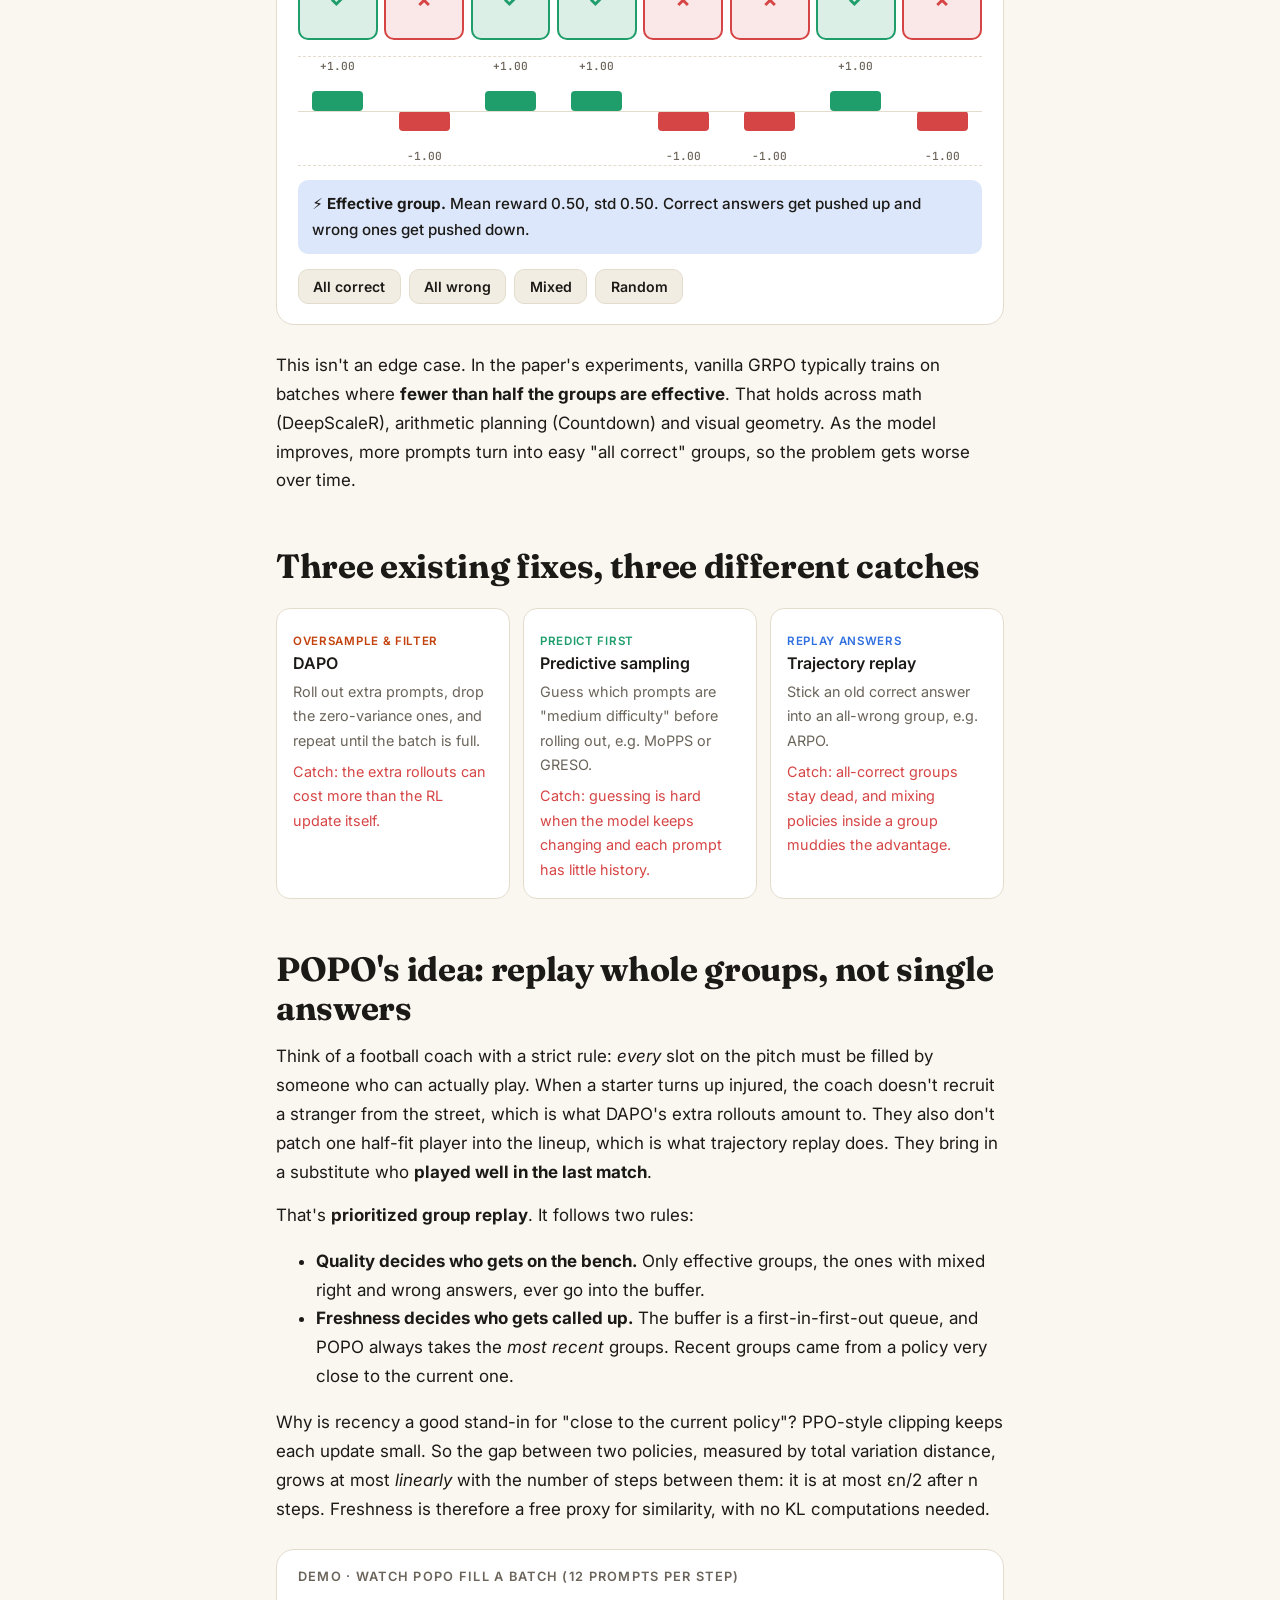
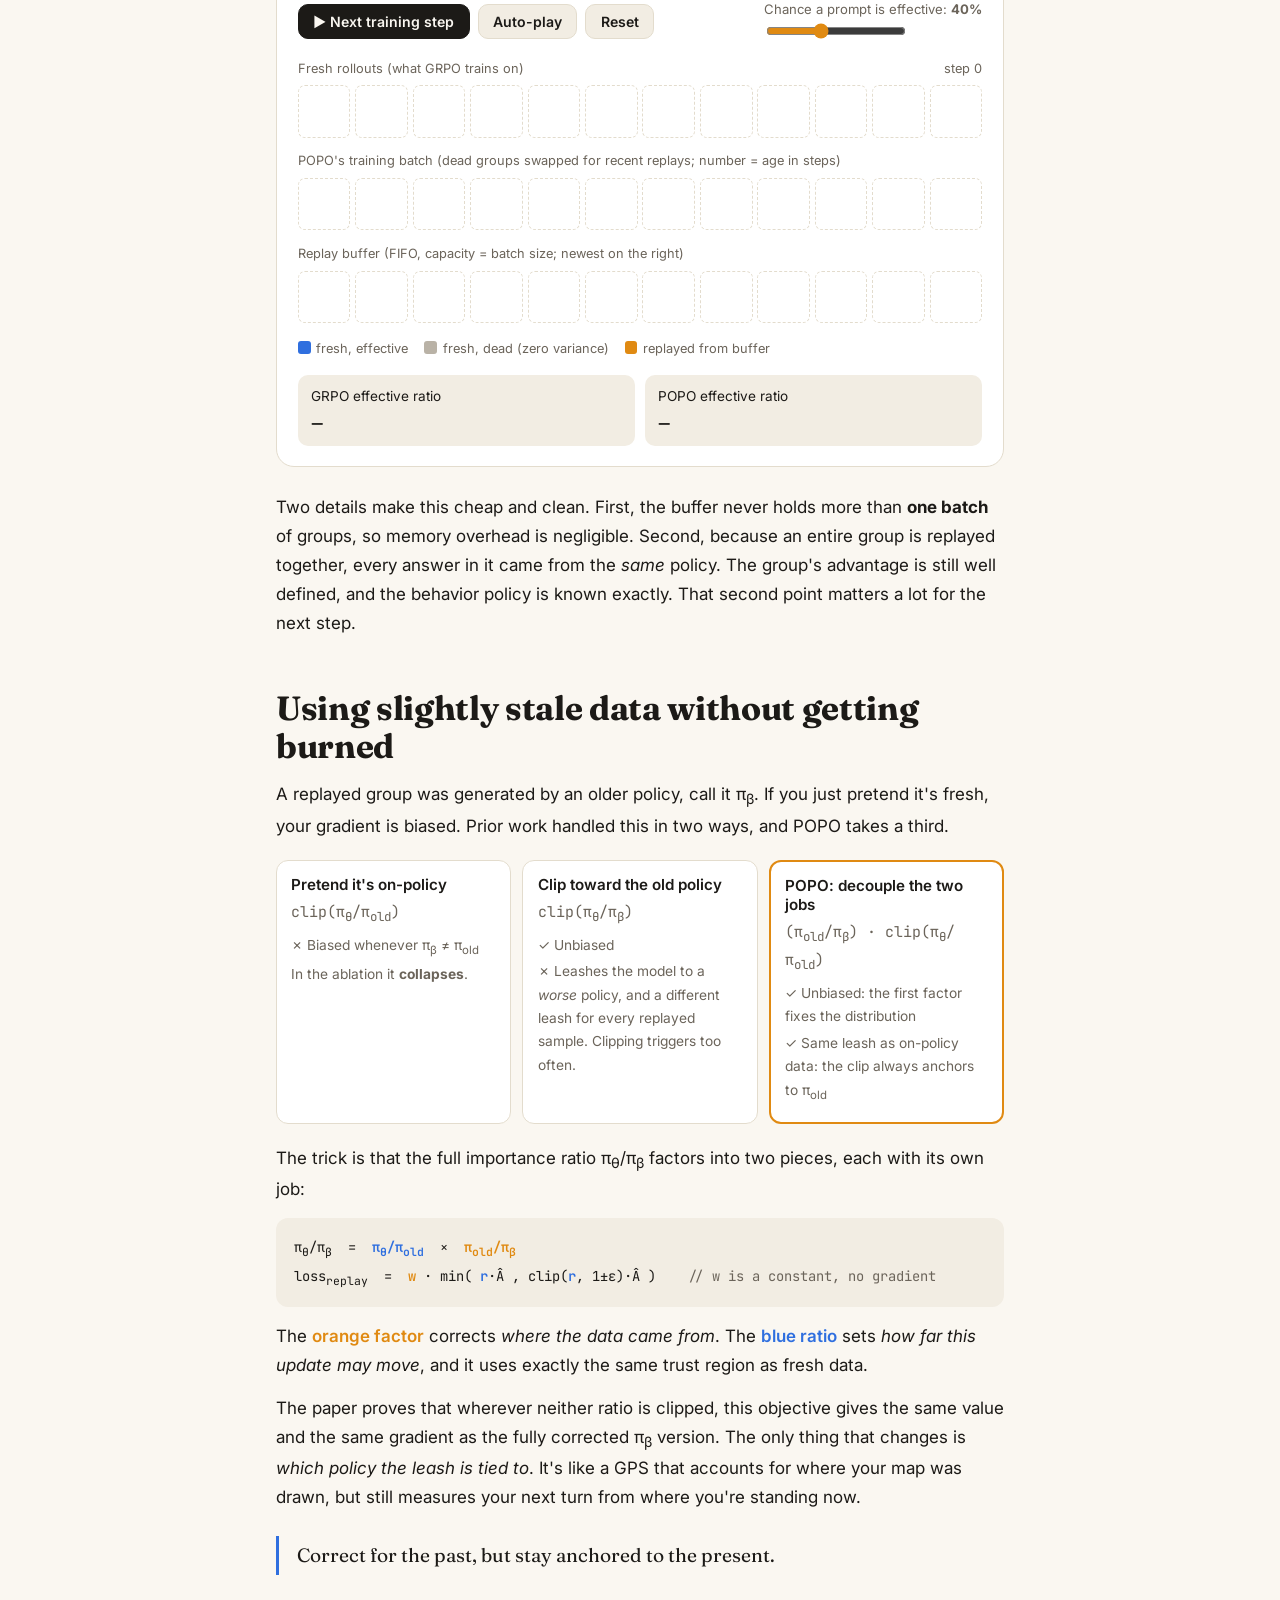
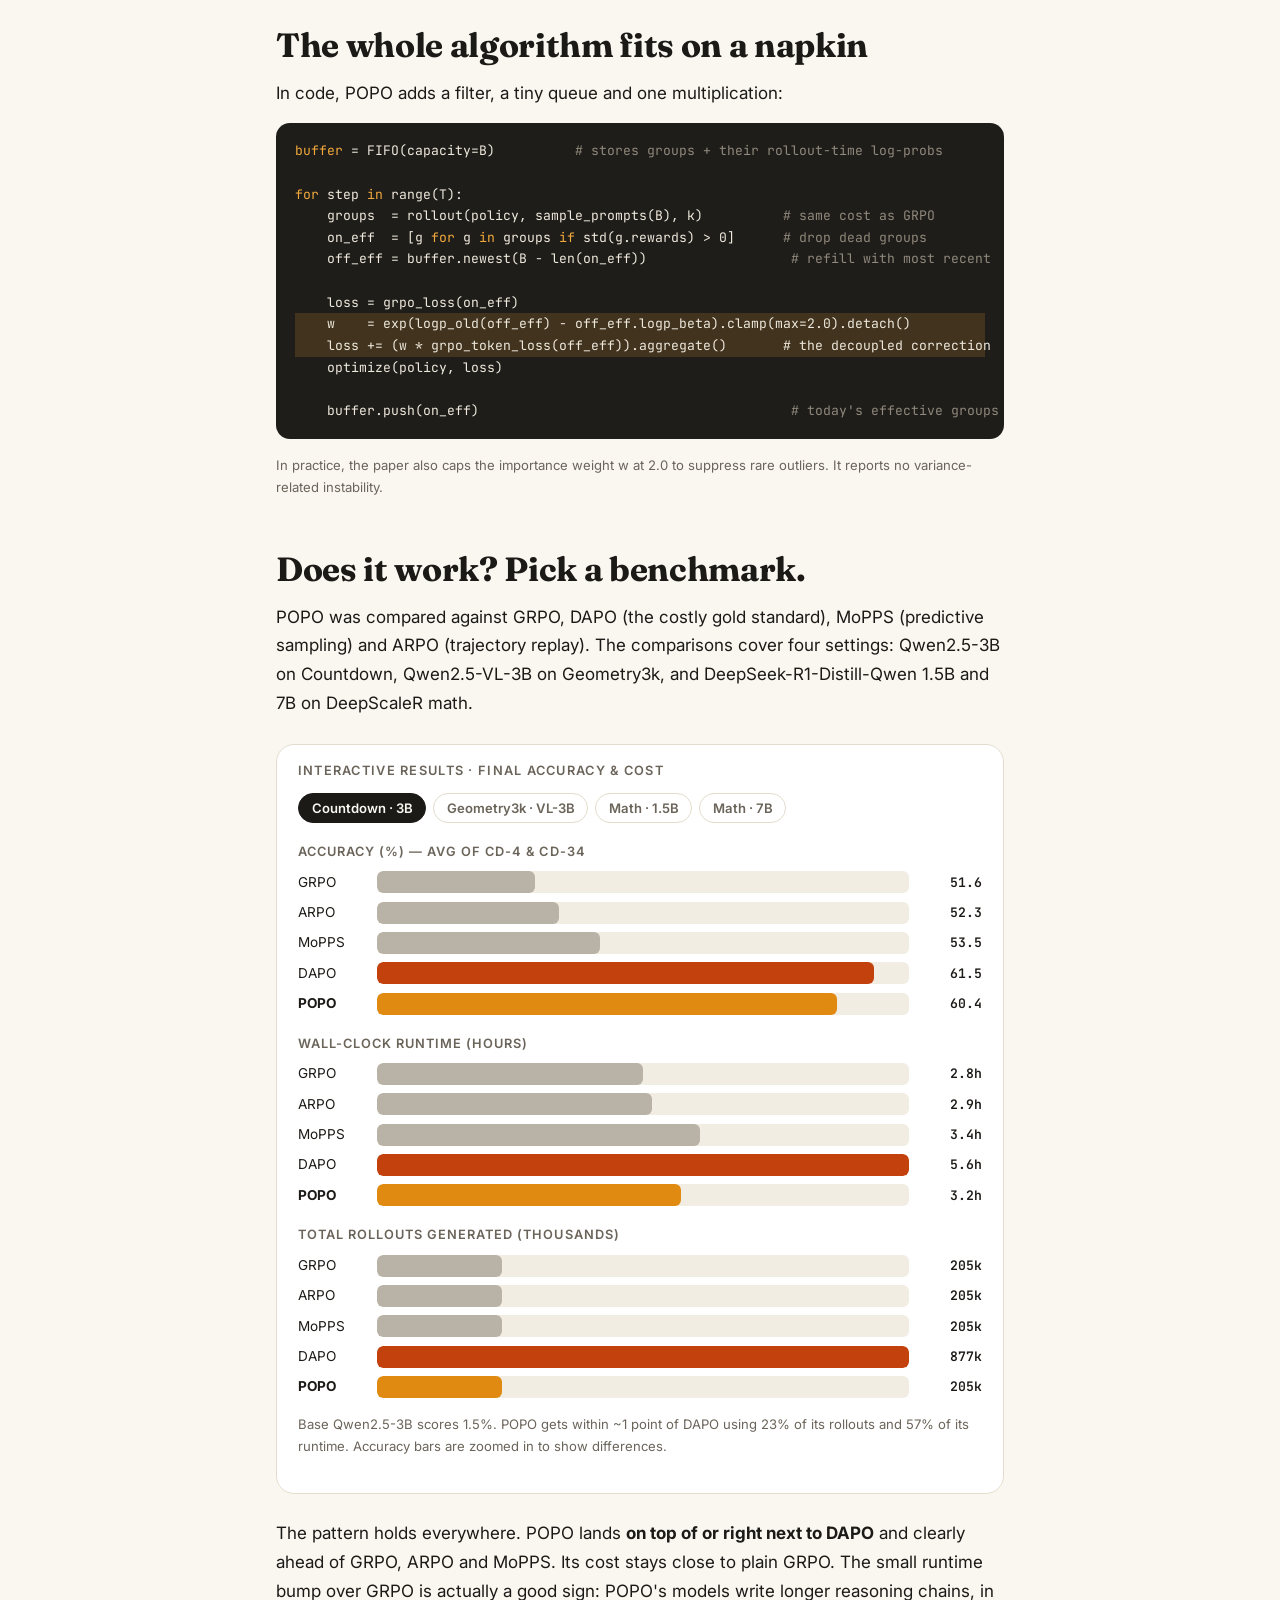
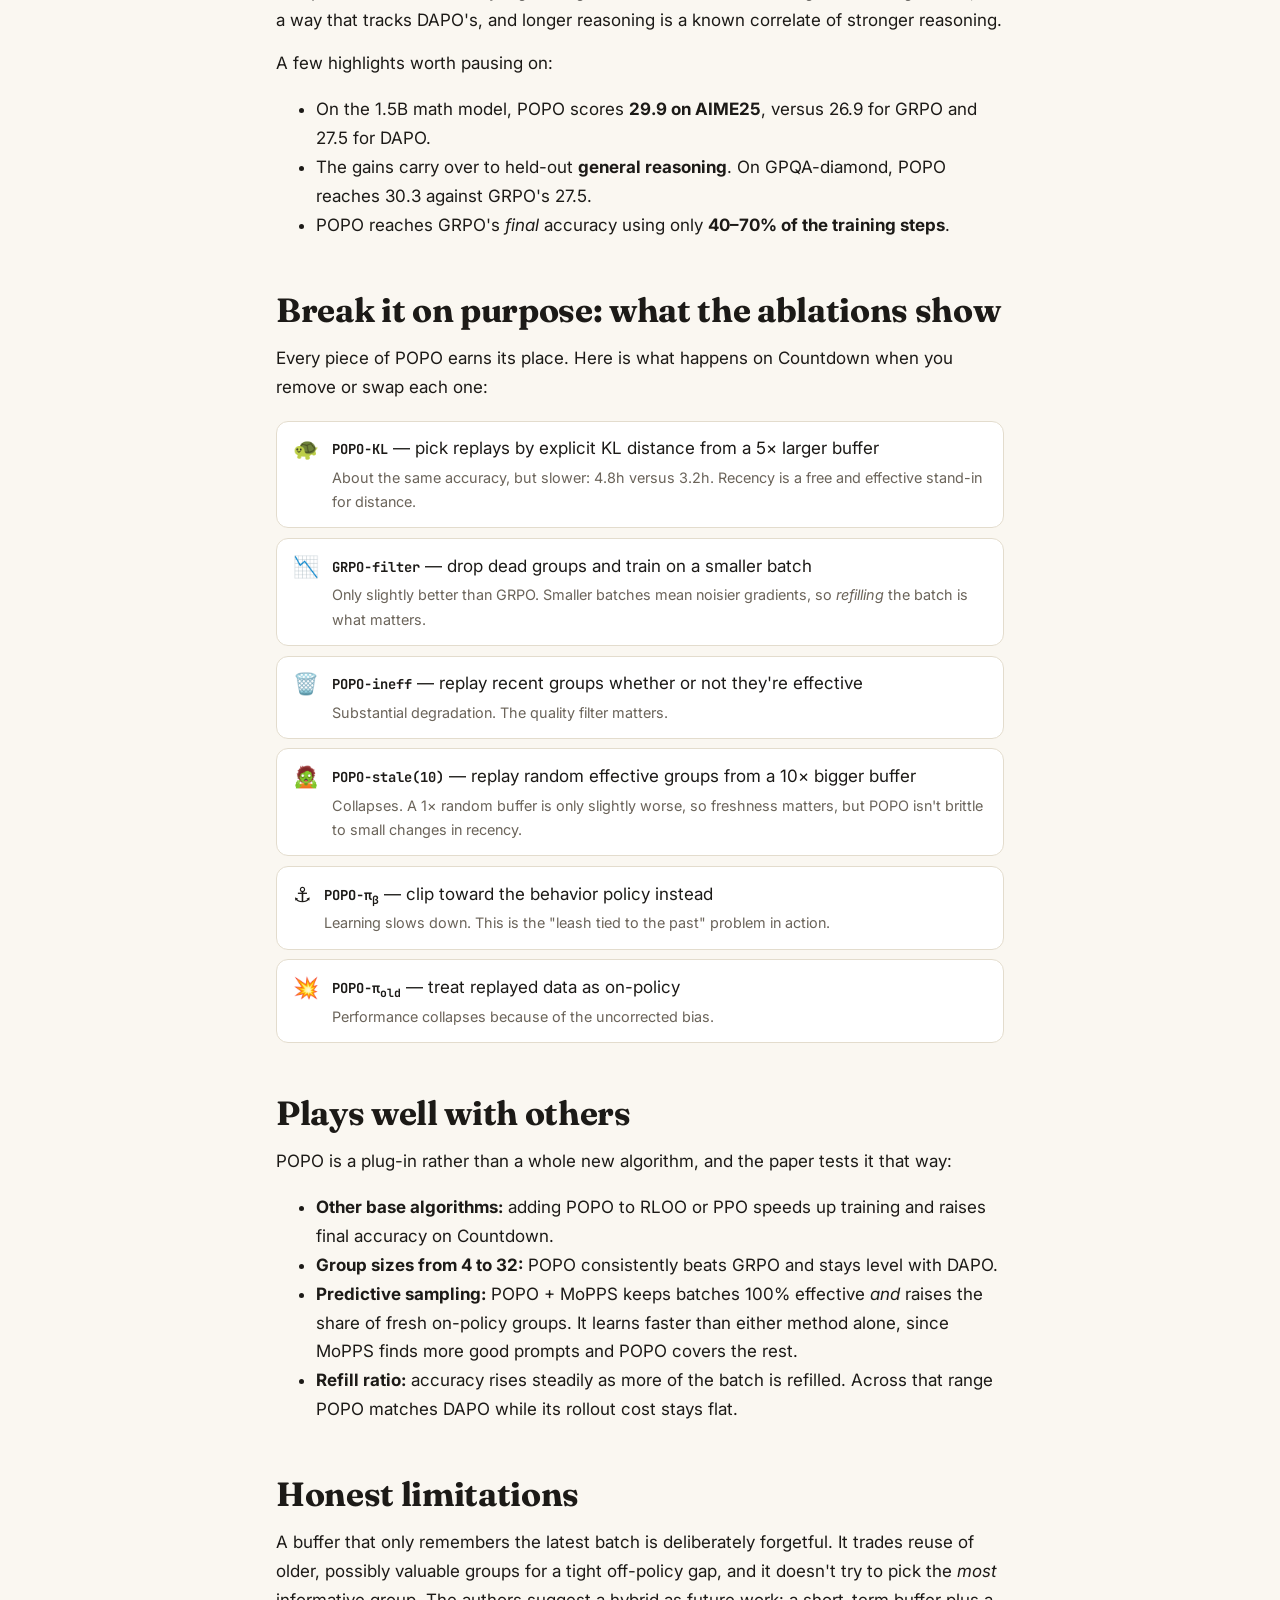
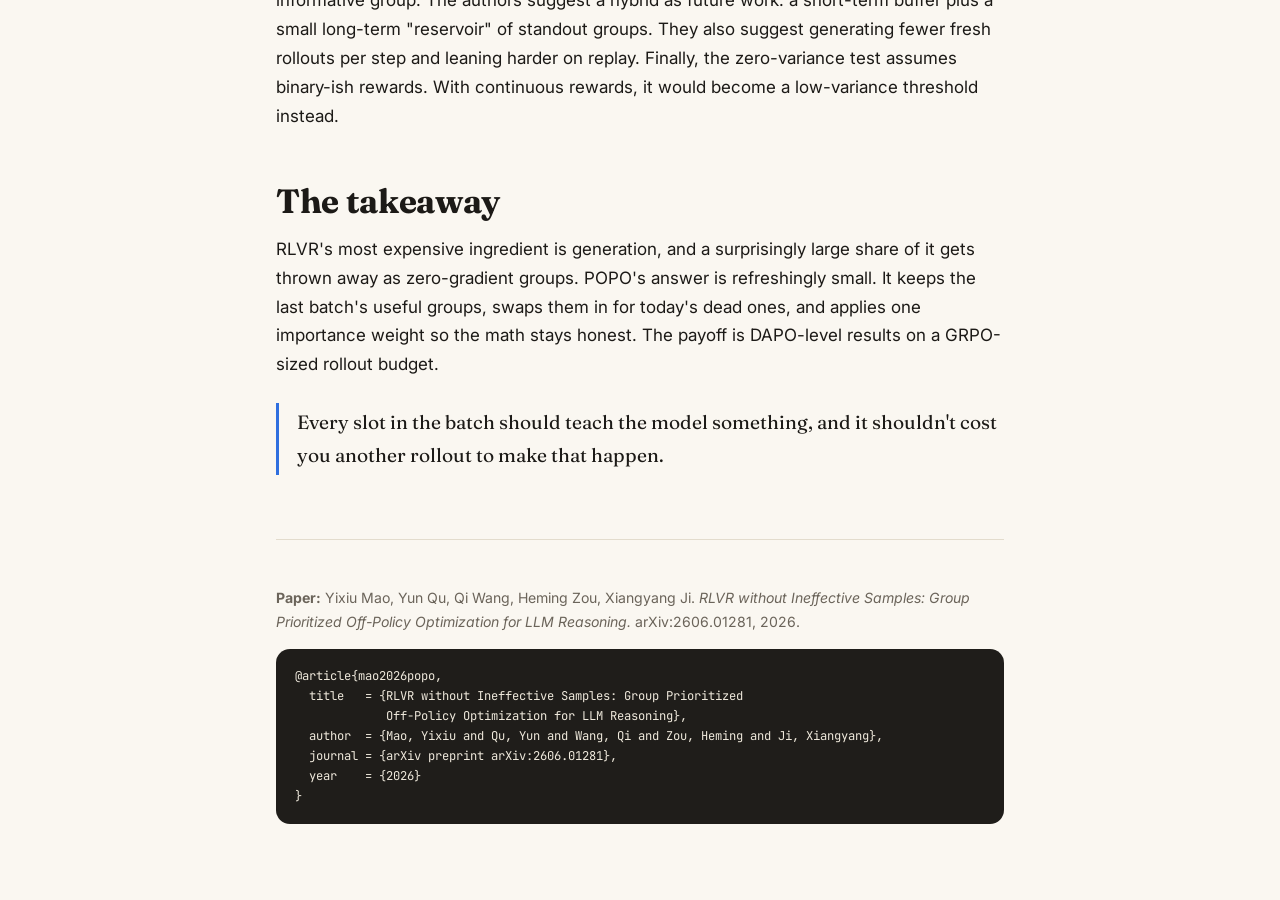
<file: blogs/popo-blog.html>
<!DOCTYPE html>
<html lang="en">
<head>
<meta charset="UTF-8">
<meta name="viewport" content="width=device-width, initial-scale=1">
<title>POPO: RLVR Without Wasted Rollouts</title>
<meta name="description" content="A friendly tour of Group Prioritized Off-Policy Optimization (POPO): how to fill every RLVR batch with useful data without paying for extra rollouts.">
<link rel="preconnect" href="https://fonts.googleapis.com">
<link rel="preconnect" href="https://fonts.gstatic.com" crossorigin>
<link href="https://fonts.googleapis.com/css2?family=Fraunces:opsz,wght@9..144,400;9..144,600;9..144,800&family=Inter:wght@400;500;600&family=JetBrains+Mono:wght@400;600&display=swap" rel="stylesheet">
<style>
:root{
  --bg:#faf7f1; --surface:#ffffff; --surface-2:#f2ede3; --ink:#1c1a17; --muted:#6b645a; --line:#e3dccd;
  --on:#2f6fdf; --on-soft:#dce7fb; --replay:#e08a12; --replay-soft:#fbe8cb;
  --dead:#b9b2a6; --dead-soft:#ece8e0; --good:#1f9d6b; --bad:#d64545; --dapo:#c2410c;
  --code-bg:#1f1d1a; --code-ink:#efe9dc;
}
@media (prefers-color-scheme: dark){
  :root:not([data-theme="light"]){
    --bg:#15130f; --surface:#1f1c17; --surface-2:#29251f; --ink:#f1ece2; --muted:#a79f92; --line:#3a352d;
    --on:#6b9cff; --on-soft:#1f2c47; --replay:#f2a93b; --replay-soft:#3d2d14;
    --dead:#6e675c; --dead-soft:#2b2822; --good:#3ecf94; --bad:#f07070; --dapo:#fb8a4c;
    --code-bg:#0e0d0b; --code-ink:#efe9dc;
  }
}
:root[data-theme="dark"]{
  --bg:#15130f; --surface:#1f1c17; --surface-2:#29251f; --ink:#f1ece2; --muted:#a79f92; --line:#3a352d;
  --on:#6b9cff; --on-soft:#1f2c47; --replay:#f2a93b; --replay-soft:#3d2d14;
  --dead:#6e675c; --dead-soft:#2b2822; --good:#3ecf94; --bad:#f07070; --dapo:#fb8a4c;
  --code-bg:#0e0d0b; --code-ink:#efe9dc;
}
*{box-sizing:border-box}
html{-webkit-text-size-adjust:100%}
body{margin:0;background:var(--bg);color:var(--ink);font:17px/1.7 Inter,system-ui,sans-serif}
.wrap{max-width:760px;margin:0 auto;padding:0 16px}
h1,h2,h3{font-family:Fraunces,Georgia,serif;line-height:1.15;letter-spacing:-.01em}
h2{font-size:clamp(1.6rem,4vw,2.1rem);margin:3.2rem 0 .8rem}
h3{font-size:1.2rem;margin:1.8rem 0 .4rem}
p{margin:.9rem 0}
a{color:var(--on)}
code,.mono{font-family:"JetBrains Mono",monospace;font-size:.88em}
.kicker{font:600 .78rem/1 Inter,sans-serif;letter-spacing:.14em;text-transform:uppercase;color:var(--replay)}

/* hero */
header.hero{padding:4.5rem 0 2.5rem;border-bottom:1px solid var(--line)}
.hero h1{font-size:clamp(2.3rem,7vw,3.6rem);font-weight:800;margin:.8rem 0 1rem}
.hero h1 em{font-style:normal;background:linear-gradient(transparent 62%,var(--replay-soft) 62%)}
.hero .dek{font-size:1.18rem;color:var(--muted);max-width:40ch}
.byline{margin-top:1.6rem;font-size:.92rem;color:var(--muted)}
.byline strong{color:var(--ink);font-weight:600}
.pills{display:flex;flex-wrap:wrap;gap:.5rem;margin-top:1rem}
.pill{border:1px solid var(--line);background:var(--surface);border-radius:99px;padding:.25rem .8rem;font-size:.82rem;color:var(--muted)}

/* tldr */
.tldr{background:var(--surface);border:1px solid var(--line);border-left:5px solid var(--replay);border-radius:14px;padding:1.2rem 1.4rem;margin:2.2rem 0}
.tldr ul{margin:.4rem 0 0;padding-left:1.1rem}
.tldr li{margin:.35rem 0}

/* stat strip */
.stats{display:grid;grid-template-columns:repeat(3,1fr);gap:.8rem;margin:2rem 0}
.stat{background:var(--surface);border:1px solid var(--line);border-radius:14px;padding:1rem;text-align:center}
.stat b{display:block;font:800 2rem/1.1 Fraunces,serif;color:var(--replay)}
.stat span{font-size:.82rem;color:var(--muted);line-height:1.35;display:block;margin-top:.35rem}
@media (max-width:520px){.stats{grid-template-columns:1fr}}

/* widgets */
.widget{background:var(--surface);border:1px solid var(--line);border-radius:18px;padding:1.3rem;margin:1.6rem 0}
.widget .wtitle{font:600 .8rem/1 Inter;letter-spacing:.1em;text-transform:uppercase;color:var(--muted);margin-bottom:.9rem}
.btn{font:600 .88rem Inter,sans-serif;border:1px solid var(--line);background:var(--surface-2);color:var(--ink);padding:.5rem .9rem;border-radius:10px;cursor:pointer}
.btn:hover{border-color:var(--ink)}
.btn.primary{background:var(--ink);color:var(--bg);border-color:var(--ink)}
.row{display:flex;flex-wrap:wrap;gap:.5rem;align-items:center}

/* demo 1 */
.chips{display:grid;grid-template-columns:repeat(8,1fr);gap:.4rem;margin-bottom:1rem}
.chip{aspect-ratio:1;border-radius:10px;border:2px solid var(--line);display:flex;align-items:center;justify-content:center;font-size:1.3rem;font-weight:700;cursor:pointer;user-select:none;transition:transform .12s}
.chip:hover{transform:translateY(-2px)}
.chip.ok{background:color-mix(in srgb,var(--good) 16%,transparent);border-color:var(--good);color:var(--good)}
.chip.no{background:color-mix(in srgb,var(--bad) 13%,transparent);border-color:var(--bad);color:var(--bad)}
.advs{display:grid;grid-template-columns:repeat(8,1fr);gap:.4rem;height:110px;align-items:center;position:relative;border-top:1px dashed var(--line);border-bottom:1px dashed var(--line)}
.advs::after{content:"";position:absolute;left:0;right:0;top:50%;border-top:1px solid var(--line)}
.adv{position:relative;height:100%}
.adv i{position:absolute;left:18%;right:18%;border-radius:4px;transition:all .25s}
.adv small{position:absolute;left:0;right:0;text-align:center;font:500 .7rem "JetBrains Mono";color:var(--muted)}
.verdict{margin-top:.9rem;padding:.7rem .9rem;border-radius:10px;font-weight:500;font-size:.95rem}
.verdict.dead{background:var(--dead-soft);color:var(--muted)}
.verdict.live{background:var(--on-soft);color:var(--ink)}

/* demo 2 */
.lane-label{font-size:.8rem;color:var(--muted);margin:.8rem 0 .35rem;display:flex;justify-content:space-between}
.lane{display:grid;grid-template-columns:repeat(12,1fr);gap:.3rem}
.slot{aspect-ratio:1;border-radius:7px;display:flex;align-items:center;justify-content:center;font:600 .66rem "JetBrains Mono";transition:background .3s}
.slot.on{background:var(--on);color:#fff}
.slot.dead{background:var(--dead-soft);color:var(--dead);border:1.5px dashed var(--dead)}
.slot.rep{background:var(--replay);color:#1c1a17}
.slot.empty{background:transparent;border:1.5px dashed var(--line)}
.legend{display:flex;flex-wrap:wrap;gap:1rem;font-size:.8rem;color:var(--muted);margin-top:.9rem}
.legend span::before{content:"";display:inline-block;width:.8rem;height:.8rem;border-radius:3px;margin-right:.35rem;vertical-align:-1px;background:var(--c)}
.meters{display:grid;grid-template-columns:1fr 1fr;gap:.6rem;margin-top:1rem}
.meter{background:var(--surface-2);border-radius:10px;padding:.6rem .8rem;font-size:.85rem}
.meter b{font:800 1.4rem Fraunces,serif;display:block}
input[type=range]{accent-color:var(--replay);width:140px}

/* approaches */
.cards{display:grid;grid-template-columns:repeat(3,1fr);gap:.8rem;margin:1.4rem 0}
@media (max-width:640px){.cards{grid-template-columns:1fr}}
.card{background:var(--surface);border:1px solid var(--line);border-radius:14px;padding:1rem}
.card h4{margin:0 0 .3rem;font:600 1rem Inter}
.card .tag{font-size:.72rem;font-weight:600;letter-spacing:.06em;text-transform:uppercase}
.card p{font-size:.9rem;margin:.4rem 0 0;color:var(--muted)}
.card .cost{color:var(--bad)}

/* equation */
.eq{background:var(--surface-2);border-radius:12px;padding:1rem 1.1rem;font-family:"JetBrains Mono",monospace;font-size:.86rem;overflow-x:auto;white-space:nowrap;line-height:1.9}
.eq .w{color:var(--replay);font-weight:600}
.eq .r{color:var(--on);font-weight:600}
.compare{display:grid;grid-template-columns:repeat(3,1fr);gap:.7rem;margin:1.2rem 0}
@media (max-width:640px){.compare{grid-template-columns:1fr}}
.cmp{border:1px solid var(--line);border-radius:12px;padding:.9rem;background:var(--surface)}
.cmp.win{border:2px solid var(--replay)}
.cmp h4{margin:0 0 .3rem;font:600 .95rem Inter}
.cmp .mono{display:block;color:var(--muted);margin-bottom:.4rem}
.cmp p{font-size:.86rem;margin:.2rem 0;color:var(--muted)}

/* results */
.tabs{display:flex;flex-wrap:wrap;gap:.4rem;margin-bottom:1rem}
.tab{font:600 .82rem Inter;padding:.4rem .8rem;border-radius:99px;border:1px solid var(--line);background:transparent;color:var(--muted);cursor:pointer}
.tab.active{background:var(--ink);color:var(--bg);border-color:var(--ink)}
.bars{display:grid;gap:.45rem}
.bar{display:grid;grid-template-columns:70px 1fr 64px;gap:.6rem;align-items:center;font-size:.85rem}
.bar .track{background:var(--surface-2);border-radius:6px;height:22px;overflow:hidden}
.bar .fill{height:100%;border-radius:6px;transition:width .5s cubic-bezier(.2,.8,.2,1)}
.bar .val{font:600 .82rem "JetBrains Mono";text-align:right}
.bar.popo .name{font-weight:700}
.metric-h{font-size:.8rem;color:var(--muted);margin:1.1rem 0 .5rem;text-transform:uppercase;letter-spacing:.08em;font-weight:600}
.note{font-size:.82rem;color:var(--muted)}

/* ablation */
.abl{display:grid;gap:.6rem;margin:1.2rem 0}
.ab{display:grid;grid-template-columns:auto 1fr;gap:.8rem;align-items:start;background:var(--surface);border:1px solid var(--line);border-radius:12px;padding:.8rem 1rem}
.ab .icon{font-size:1.3rem;line-height:1.4}
.ab b{font-family:"JetBrains Mono",monospace;font-size:.86rem}
.ab p{margin:.15rem 0 0;font-size:.9rem;color:var(--muted)}

pre{background:var(--code-bg);color:var(--code-ink);border-radius:14px;padding:1.1rem 1.2rem;overflow-x:auto;font:400 .82rem/1.65 "JetBrains Mono",monospace}
pre .c{color:#8f887b}
pre .k{color:#f2a93b}
pre .h{background:rgba(242,169,59,.16);display:inline-block;width:100%}

blockquote{margin:1.5rem 0;padding:.2rem 0 .2rem 1.1rem;border-left:3px solid var(--on);font-family:Fraunces,serif;font-size:1.2rem;color:var(--ink)}
footer{border-top:1px solid var(--line);margin-top:4rem;padding:2rem 0 4rem;font-size:.88rem;color:var(--muted)}
footer pre{font-size:.76rem}
</style>
</head>
<body>

<div class="wrap">
<header class="hero">
  <div class="kicker">Research blog · RL for LLM reasoning</div>
  <h1>Stop paying for rollouts that <em>teach nothing</em></h1>
  <p class="dek">Meet POPO, a simple drop-in fix that fills every RLVR training batch with useful data, without generating a single extra sample.</p>
  <div class="byline"><strong>Yixiu Mao, Yun Qu, Qi Wang, Heming Zou, Xiangyang Ji</strong> · Department of Automation, Tsinghua University</div>
  <div class="pills">
    <span class="pill">arXiv:2606.01281</span>
    <span class="pill">GRPO · RLOO · PPO compatible</span>
    <span class="pill">Math · Planning · Visual geometry</span>
  </div>
</header>

<div class="tldr">
  <strong>TL;DR</strong>
  <ul>
    <li>In RLVR training, <strong>half or more</strong> of each GRPO batch is often dead weight. These are prompts where the model got every answer right, or every answer wrong, so the gradient is zero.</li>
    <li>DAPO fixes this by rolling out <em>more</em> prompts and throwing the dead ones away. That works, but it's expensive.</li>
    <li><strong>POPO</strong> swaps each dead group for a <em>recent</em> useful group from a tiny replay buffer. It then corrects for the fact that this data is slightly off-policy, while keeping the usual PPO-style leash on the current policy.</li>
    <li>The result: <strong>DAPO-level accuracy using ~30% of DAPO's rollouts and about half its runtime.</strong></li>
  </ul>
</div>

<div class="stats">
  <div class="stat"><b>100%</b><span>of every training batch is informative, versus under 50% for vanilla GRPO</span></div>
  <div class="stat"><b>~30%</b><span>of DAPO's rollout budget to reach comparable accuracy</span></div>
  <div class="stat"><b>0</b><span>extra rollouts or likelihood passes; the buffer holds just one batch</span></div>
</div>

<!-- ───────────── Section 1 ───────────── -->
<h2>The silent waste inside GRPO</h2>
<p>RL with verifiable rewards (RLVR) works like a very patient tutor. Give the model a problem, let it try <em>k</em> times, check each answer, and nudge it toward the attempts that beat the group average. GRPO turns this into an <strong>advantage</strong>: each response's reward minus the group mean, divided by the group's standard deviation.</p>
<p>Now picture a problem the model already solves every time, or one it never solves. Every attempt gets the same score. There is no "better than average" in that group, so every advantage is zero. The model spent GPU-minutes writing eight long chains of thought and learned exactly nothing.</p>
<p>Try it yourself below. Click the attempts to flip them between right and wrong.</p>

<div class="widget" id="demo1">
  <div class="wtitle">Demo · One prompt, eight attempts</div>
  <div class="chips" id="chips"></div>
  <div class="advs" id="advs"></div>
  <div class="verdict" id="verdict"></div>
  <div class="row" style="margin-top:.9rem">
    <button class="btn" data-preset="all1">All correct</button>
    <button class="btn" data-preset="all0">All wrong</button>
    <button class="btn" data-preset="mix">Mixed</button>
    <button class="btn" data-preset="rand">Random</button>
  </div>
</div>

<p>This isn't an edge case. In the paper's experiments, vanilla GRPO typically trains on batches where <strong>fewer than half the groups are effective</strong>. That holds across math (DeepScaleR), arithmetic planning (Countdown) and visual geometry. As the model improves, more prompts turn into easy "all correct" groups, so the problem gets worse over time.</p>

<!-- ───────────── Section 2 ───────────── -->
<h2>Three existing fixes, three different catches</h2>
<div class="cards">
  <div class="card">
    <span class="tag" style="color:var(--dapo)">Oversample &amp; filter</span>
    <h4>DAPO</h4>
    <p>Roll out extra prompts, drop the zero-variance ones, and repeat until the batch is full.</p>
    <p class="cost">Catch: the extra rollouts can cost more than the RL update itself.</p>
  </div>
  <div class="card">
    <span class="tag" style="color:var(--good)">Predict first</span>
    <h4>Predictive sampling</h4>
    <p>Guess which prompts are "medium difficulty" before rolling out, e.g. MoPPS or GRESO.</p>
    <p class="cost">Catch: guessing is hard when the model keeps changing and each prompt has little history.</p>
  </div>
  <div class="card">
    <span class="tag" style="color:var(--on)">Replay answers</span>
    <h4>Trajectory replay</h4>
    <p>Stick an old correct answer into an all-wrong group, e.g. ARPO.</p>
    <p class="cost">Catch: all-correct groups stay dead, and mixing policies inside a group muddies the advantage.</p>
  </div>
</div>

<!-- ───────────── Section 3 ───────────── -->
<h2>POPO's idea: replay whole groups, not single answers</h2>
<p>Think of a football coach with a strict rule: <em>every</em> slot on the pitch must be filled by someone who can actually play. When a starter turns up injured, the coach doesn't recruit a stranger from the street, which is what DAPO's extra rollouts amount to. They also don't patch one half-fit player into the lineup, which is what trajectory replay does. They bring in a substitute who <strong>played well in the last match</strong>.</p>
<p>That's <strong>prioritized group replay</strong>. It follows two rules:</p>
<ul>
  <li><strong>Quality decides who gets on the bench.</strong> Only effective groups, the ones with mixed right and wrong answers, ever go into the buffer.</li>
  <li><strong>Freshness decides who gets called up.</strong> The buffer is a first-in-first-out queue, and POPO always takes the <em>most recent</em> groups. Recent groups came from a policy very close to the current one.</li>
</ul>
<p>Why is recency a good stand-in for "close to the current policy"? PPO-style clipping keeps each update small. So the gap between two policies, measured by total variation distance, grows at most <em>linearly</em> with the number of steps between them: it is at most εn/2 after n steps. Freshness is therefore a free proxy for similarity, with no KL computations needed.</p>

<div class="widget" id="demo2">
  <div class="wtitle">Demo · Watch POPO fill a batch (12 prompts per step)</div>
  <div class="row" style="justify-content:space-between">
    <div class="row">
      <button class="btn primary" id="stepBtn">▶ Next training step</button>
      <button class="btn" id="autoBtn">Auto-play</button>
      <button class="btn" id="resetBtn">Reset</button>
    </div>
    <label class="note">Chance a prompt is effective: <strong id="pLabel">40%</strong><br><input type="range" id="pSlider" min="10" max="90" value="40"></label>
  </div>
  <div class="lane-label"><span>Fresh rollouts (what GRPO trains on)</span><span id="stepLabel">step 0</span></div>
  <div class="lane" id="laneOnline"></div>
  <div class="lane-label"><span>POPO's training batch (dead groups swapped for recent replays; number = age in steps)</span></div>
  <div class="lane" id="lanePopo"></div>
  <div class="lane-label"><span>Replay buffer (FIFO, capacity = batch size; newest on the right)</span></div>
  <div class="lane" id="laneBuf"></div>
  <div class="legend">
    <span style="--c:var(--on)">fresh, effective</span>
    <span style="--c:var(--dead)">fresh, dead (zero variance)</span>
    <span style="--c:var(--replay)">replayed from buffer</span>
  </div>
  <div class="meters">
    <div class="meter">GRPO effective ratio<b id="mGrpo">–</b></div>
    <div class="meter">POPO effective ratio<b id="mPopo">–</b></div>
  </div>
</div>

<p>Two details make this cheap and clean. First, the buffer never holds more than <strong>one batch</strong> of groups, so memory overhead is negligible. Second, because an entire group is replayed together, every answer in it came from the <em>same</em> policy. The group's advantage is still well defined, and the behavior policy is known exactly. That second point matters a lot for the next step.</p>

<!-- ───────────── Section 4 ───────────── -->
<h2>Using slightly stale data without getting burned</h2>
<p>A replayed group was generated by an older policy, call it π<sub>β</sub>. If you just pretend it's fresh, your gradient is biased. Prior work handled this in two ways, and POPO takes a third.</p>

<div class="compare">
  <div class="cmp">
    <h4>Pretend it's on-policy</h4>
    <span class="mono">clip(π<sub>θ</sub>/π<sub>old</sub>)</span>
    <p>✗ Biased whenever π<sub>β</sub> ≠ π<sub>old</sub></p>
    <p>In the ablation it <strong>collapses</strong>.</p>
  </div>
  <div class="cmp">
    <h4>Clip toward the old policy</h4>
    <span class="mono">clip(π<sub>θ</sub>/π<sub>β</sub>)</span>
    <p>✓ Unbiased</p>
    <p>✗ Leashes the model to a <em>worse</em> policy, and a different leash for every replayed sample. Clipping triggers too often.</p>
  </div>
  <div class="cmp win">
    <h4>POPO: decouple the two jobs</h4>
    <span class="mono">(π<sub>old</sub>/π<sub>β</sub>) · clip(π<sub>θ</sub>/π<sub>old</sub>)</span>
    <p>✓ Unbiased: the first factor fixes the distribution</p>
    <p>✓ Same leash as on-policy data: the clip always anchors to π<sub>old</sub></p>
  </div>
</div>

<p>The trick is that the full importance ratio π<sub>θ</sub>/π<sub>β</sub> factors into two pieces, each with its own job:</p>
<div class="eq">
  π<sub>θ</sub>/π<sub>β</sub> &nbsp;=&nbsp; <span class="r">π<sub>θ</sub>/π<sub>old</sub></span> &nbsp;×&nbsp; <span class="w">π<sub>old</sub>/π<sub>β</sub></span><br>
  loss<sub>replay</sub> &nbsp;=&nbsp; <span class="w">w</span> · min( <span class="r">r</span>·Â , clip(<span class="r">r</span>, 1±ε)·Â ) &nbsp;&nbsp;&nbsp;<span style="color:var(--muted)">// w is a constant, no gradient</span>
</div>
<p>The <span style="color:var(--replay);font-weight:600">orange factor</span> corrects <em>where the data came from</em>. The <span style="color:var(--on);font-weight:600">blue ratio</span> sets <em>how far this update may move</em>, and it uses exactly the same trust region as fresh data.</p>
<p>The paper proves that wherever neither ratio is clipped, this objective gives the same value and the same gradient as the fully corrected π<sub>β</sub> version. The only thing that changes is <em>which policy the leash is tied to</em>. It's like a GPS that accounts for where your map was drawn, but still measures your next turn from where you're standing now.</p>
<blockquote>Correct for the past, but stay anchored to the present.</blockquote>

<!-- ───────────── Section 5 ───────────── -->
<h2>The whole algorithm fits on a napkin</h2>
<p>In code, POPO adds a filter, a tiny queue and one multiplication:</p>
<pre><span class="k">buffer</span> = FIFO(capacity=B)          <span class="c"># stores groups + their rollout-time log-probs</span>

<span class="k">for</span> step <span class="k">in</span> range(T):
    groups  = rollout(policy, sample_prompts(B), k)          <span class="c"># same cost as GRPO</span>
    on_eff  = [g <span class="k">for</span> g <span class="k">in</span> groups <span class="k">if</span> std(g.rewards) &gt; 0]      <span class="c"># drop dead groups</span>
    off_eff = buffer.newest(B - len(on_eff))                  <span class="c"># refill with most recent</span>

    loss = grpo_loss(on_eff)
<span class="h">    w    = exp(logp_old(off_eff) - off_eff.logp_beta).clamp(max=2.0).detach()</span>
<span class="h">    loss += (w * grpo_token_loss(off_eff)).aggregate()       # the decoupled correction</span>
    optimize(policy, loss)

    buffer.push(on_eff)                                       <span class="c"># today's effective groups</span></pre>
<p class="note">In practice, the paper also caps the importance weight w at 2.0 to suppress rare outliers. It reports no variance-related instability.</p>

<!-- ───────────── Section 6 ───────────── -->
<h2>Does it work? Pick a benchmark.</h2>
<p>POPO was compared against GRPO, DAPO (the costly gold standard), MoPPS (predictive sampling) and ARPO (trajectory replay). The comparisons cover four settings: Qwen2.5-3B on Countdown, Qwen2.5-VL-3B on Geometry3k, and DeepSeek-R1-Distill-Qwen 1.5B and 7B on DeepScaleR math.</p>

<div class="widget">
  <div class="wtitle">Interactive results · final accuracy &amp; cost</div>
  <div class="tabs" id="tabs"></div>
  <div class="metric-h" id="accH">Accuracy (%)</div>
  <div class="bars" id="accBars"></div>
  <div class="metric-h">Wall-clock runtime (hours)</div>
  <div class="bars" id="rtBars"></div>
  <div id="roWrap">
    <div class="metric-h">Total rollouts generated (thousands)</div>
    <div class="bars" id="roBars"></div>
  </div>
  <p class="note" id="resNote" style="margin-top:.9rem"></p>
</div>

<p>The pattern holds everywhere. POPO lands <strong>on top of or right next to DAPO</strong> and clearly ahead of GRPO, ARPO and MoPPS. Its cost stays close to plain GRPO. The small runtime bump over GRPO is actually a good sign: POPO's models write longer reasoning chains, in a way that tracks DAPO's, and longer reasoning is a known correlate of stronger reasoning.</p>
<p>A few highlights worth pausing on:</p>
<ul>
  <li>On the 1.5B math model, POPO scores <strong>29.9 on AIME25</strong>, versus 26.9 for GRPO and 27.5 for DAPO.</li>
  <li>The gains carry over to held-out <strong>general reasoning</strong>. On GPQA-diamond, POPO reaches 30.3 against GRPO's 27.5.</li>
  <li>POPO reaches GRPO's <em>final</em> accuracy using only <strong>40–70% of the training steps</strong>.</li>
</ul>

<!-- ───────────── Section 7 ───────────── -->
<h2>Break it on purpose: what the ablations show</h2>
<p>Every piece of POPO earns its place. Here is what happens on Countdown when you remove or swap each one:</p>
<div class="abl">
  <div class="ab"><div class="icon">🐢</div><div><b>POPO-KL</b> — pick replays by explicit KL distance from a 5× larger buffer
    <p>About the same accuracy, but slower: 4.8h versus 3.2h. Recency is a free and effective stand-in for distance.</p></div></div>
  <div class="ab"><div class="icon">📉</div><div><b>GRPO-filter</b> — drop dead groups and train on a smaller batch
    <p>Only slightly better than GRPO. Smaller batches mean noisier gradients, so <em>refilling</em> the batch is what matters.</p></div></div>
  <div class="ab"><div class="icon">🗑️</div><div><b>POPO-ineff</b> — replay recent groups whether or not they're effective
    <p>Substantial degradation. The quality filter matters.</p></div></div>
  <div class="ab"><div class="icon">🧟</div><div><b>POPO-stale(10)</b> — replay random effective groups from a 10× bigger buffer
    <p>Collapses. A 1× random buffer is only slightly worse, so freshness matters, but POPO isn't brittle to small changes in recency.</p></div></div>
  <div class="ab"><div class="icon">⚓</div><div><b>POPO-π<sub>β</sub></b> — clip toward the behavior policy instead
    <p>Learning slows down. This is the "leash tied to the past" problem in action.</p></div></div>
  <div class="ab"><div class="icon">💥</div><div><b>POPO-π<sub>old</sub></b> — treat replayed data as on-policy
    <p>Performance collapses because of the uncorrected bias.</p></div></div>
</div>

<!-- ───────────── Section 8 ───────────── -->
<h2>Plays well with others</h2>
<p>POPO is a plug-in rather than a whole new algorithm, and the paper tests it that way:</p>
<ul>
  <li><strong>Other base algorithms:</strong> adding POPO to RLOO or PPO speeds up training and raises final accuracy on Countdown.</li>
  <li><strong>Group sizes from 4 to 32:</strong> POPO consistently beats GRPO and stays level with DAPO.</li>
  <li><strong>Predictive sampling:</strong> POPO + MoPPS keeps batches 100% effective <em>and</em> raises the share of fresh on-policy groups. It learns faster than either method alone, since MoPPS finds more good prompts and POPO covers the rest.</li>
  <li><strong>Refill ratio:</strong> accuracy rises steadily as more of the batch is refilled. Across that range POPO matches DAPO while its rollout cost stays flat.</li>
</ul>

<!-- ───────────── Section 9 ───────────── -->
<h2>Honest limitations</h2>
<p>A buffer that only remembers the latest batch is deliberately forgetful. It trades reuse of older, possibly valuable groups for a tight off-policy gap, and it doesn't try to pick the <em>most</em> informative group. The authors suggest a hybrid as future work: a short-term buffer plus a small long-term "reservoir" of standout groups. They also suggest generating fewer fresh rollouts per step and leaning harder on replay. Finally, the zero-variance test assumes binary-ish rewards. With continuous rewards, it would become a low-variance threshold instead.</p>

<h2>The takeaway</h2>
<p>RLVR's most expensive ingredient is generation, and a surprisingly large share of it gets thrown away as zero-gradient groups. POPO's answer is refreshingly small. It keeps the last batch's useful groups, swaps them in for today's dead ones, and applies one importance weight so the math stays honest. The payoff is DAPO-level results on a GRPO-sized rollout budget.</p>
<blockquote>Every slot in the batch should teach the model something, and it shouldn't cost you another rollout to make that happen.</blockquote>

<footer>
  <p><strong>Paper:</strong> Yixiu Mao, Yun Qu, Qi Wang, Heming Zou, Xiangyang Ji. <em>RLVR without Ineffective Samples: Group Prioritized Off-Policy Optimization for LLM Reasoning.</em> arXiv:2606.01281, 2026.</p>
<pre>@article{mao2026popo,
  title   = {RLVR without Ineffective Samples: Group Prioritized
             Off-Policy Optimization for LLM Reasoning},
  author  = {Mao, Yixiu and Qu, Yun and Wang, Qi and Zou, Heming and Ji, Xiangyang},
  journal = {arXiv preprint arXiv:2606.01281},
  year    = {2026}
}</pre>
</footer>
</div>

<script>
/* ---------- Demo 1: zero-variance advantages ---------- */
(function(){
  let r=[1,0,1,1,0,0,1,0];
  const chips=document.getElementById('chips'), advs=document.getElementById('advs'), verdict=document.getElementById('verdict');
  function render(){
    const k=r.length, mean=r.reduce((a,b)=>a+b,0)/k;
    const std=Math.sqrt(r.reduce((a,b)=>a+(b-mean)**2,0)/k);
    chips.innerHTML=''; advs.innerHTML='';
    r.forEach((v,i)=>{
      const c=document.createElement('div');
      c.className='chip '+(v?'ok':'no'); c.textContent=v?'✓':'✗';
      c.title='Click to flip'; c.onclick=()=>{r[i]=1-r[i];render();};
      chips.appendChild(c);
      const a=std>0?(v-mean)/std:0;
      const cell=document.createElement('div'); cell.className='adv';
      const bar=document.createElement('i');
      const h=Math.min(Math.abs(a)/2.7,1)*50;
      bar.style.height=(h||1)+'%';
      if(a>=0){bar.style.bottom='50%';bar.style.background='var(--good)';}
      else{bar.style.top='50%';bar.style.background='var(--bad)';}
      if(std===0){bar.style.background='var(--dead)';bar.style.top='calc(50% - 1px)';bar.style.bottom='';bar.style.height='2px';}
      const lab=document.createElement('small'); lab.textContent=(a>=0?'+':'')+a.toFixed(2);
      lab.style[a>=0?'top':'bottom']='2px';
      cell.appendChild(bar); cell.appendChild(lab); advs.appendChild(cell);
    });
    if(std===0){
      verdict.className='verdict dead';
      verdict.innerHTML='🪦 <strong>Ineffective group.</strong> Every reward is '+r[0]+', so std = 0 and every advantage is 0. Eight full rollouts, zero gradient.';
    }else{
      verdict.className='verdict live';
      verdict.innerHTML='⚡ <strong>Effective group.</strong> Mean reward '+mean.toFixed(2)+', std '+std.toFixed(2)+'. Correct answers get pushed up and wrong ones get pushed down.';
    }
  }
  document.querySelectorAll('#demo1 [data-preset]').forEach(b=>b.onclick=()=>{
    const p=b.dataset.preset;
    if(p==='all1') r=r.map(()=>1);
    else if(p==='all0') r=r.map(()=>0);
    else if(p==='mix') r=[1,0,1,1,0,0,1,0];
    else r=r.map(()=>Math.random()<.5?1:0);
    render();
  });
  render();
})();

/* ---------- Demo 2: prioritized group replay ---------- */
(function(){
  const B=12;
  let step=0, buffer=[], online=[], popo=[], p=.4, timer=null, sumG=0, sumP=0;
  const $=id=>document.getElementById(id);
  function drawLane(el,items){
    el.innerHTML='';
    for(let i=0;i<B;i++){
      const it=items[i]; const s=document.createElement('div');
      if(!it){s.className='slot empty';}
      else{s.className='slot '+it.kind; s.textContent=it.label||'';}
      el.appendChild(s);
    }
  }
  function render(){
    drawLane($('laneOnline'),online.map(o=>({kind:o.eff?'on':'dead',label:o.eff?'':'∅'})));
    drawLane($('lanePopo'),popo);
    const padded=Array(Math.max(0,B-buffer.length)).fill(null).concat(buffer.map(g=>({kind:'rep',label:'t'+g.t})));
    drawLane($('laneBuf'),padded);
    $('stepLabel').textContent='step '+step;
    $('mGrpo').textContent=step?Math.round(sumG/step*100)+'%':'–';
    $('mPopo').textContent=step?Math.round(sumP/step*100)+'%':'–';
  }
  function doStep(){
    step++;
    online=Array.from({length:B},()=>({eff:Math.random()<p}));
    const eff=online.filter(o=>o.eff);
    const need=B-eff.length;
    const replay=buffer.slice(-need).reverse();   // most recent first
    popo=eff.map(()=>({kind:'on',label:''}));
    replay.forEach(g=>popo.push({kind:'rep',label:'−'+(step-g.t)}));
    // push today's effective groups; FIFO evicts oldest
    eff.forEach(()=>buffer.push({t:step}));
    if(buffer.length>B) buffer=buffer.slice(buffer.length-B);
    sumG+=eff.length/B; sumP+=(eff.length+replay.length)/B;
    render();
  }
  function reset(){step=0;buffer=[];online=[];popo=[];sumG=0;sumP=0;stopAuto();render();}
  function stopAuto(){if(timer){clearInterval(timer);timer=null;$('autoBtn').textContent='Auto-play';}}
  $('stepBtn').onclick=doStep;
  $('resetBtn').onclick=reset;
  $('autoBtn').onclick=()=>{ if(timer){stopAuto();} else {doStep(); timer=setInterval(doStep,900); $('autoBtn').textContent='Pause';} };
  $('pSlider').oninput=e=>{p=e.target.value/100;$('pLabel').textContent=e.target.value+'%';};
  render();
})();

/* ---------- Results explorer ---------- */
(function(){
  const M=['GRPO','ARPO','MoPPS','DAPO','POPO'];
  const color={GRPO:'var(--dead)',ARPO:'var(--dead)',MoPPS:'var(--dead)',DAPO:'var(--dapo)',POPO:'var(--replay)'};
  const D={
    'Countdown · 3B':{acc:[51.6,52.3,53.5,61.5,60.4],base:1.5,accName:'Avg of CD-4 & CD-34',rt:[2.8,2.9,3.4,5.6,3.2],ro:[205,205,205,877,205],
      note:'Base Qwen2.5-3B scores 1.5%. POPO gets within ~1 point of DAPO using 23% of its rollouts and 57% of its runtime.'},
    'Geometry3k · VL-3B':{acc:[44.9,45.7,48.9,50.6,50.0],base:24.6,accName:'Test accuracy',rt:[6.8,6.5,7.4,11.2,6.8],ro:[492,492,492,1438,492],
      note:'Base Qwen2.5-VL-3B scores 24.6%. POPO matches DAPO within 0.6 points with 34% of the rollouts and the same runtime as GRPO.'},
    'Math · 1.5B':{acc:[53.8,53.3,54.3,55.1,55.1],base:43.2,accName:'In-distribution math avg (AIME25, AMC23, Minerva, MATH500, Olympiad)',rt:[16,16,17,30,16],ro:null,
      note:'Base DeepSeek-R1-Distill-Qwen-1.5B averages 43.2. POPO ties DAPO at 55.1 in about half the wall-clock time.'},
    'Math · 7B':{acc:[61.7,62.2,61.9,63.2,63.3],base:55.4,accName:'In-distribution math avg (AIME25, AMC23, Minerva, MATH500, Olympiad)',rt:[31,31,32,55,34],ro:null,
      note:'Base DeepSeek-R1-Distill-Qwen-7B averages 55.4. POPO edges past DAPO (63.3 vs 63.2) using 62% of its runtime.'}
  };
  const tabs=document.getElementById('tabs');
  function bars(el,vals,fmt,lo,hi){
    el.innerHTML='';
    M.forEach((m,i)=>{
      const w=Math.max(3,(vals[i]-lo)/(hi-lo)*100);
      el.insertAdjacentHTML('beforeend',
        `<div class="bar ${m==='POPO'?'popo':''}"><span class="name">${m}</span><div class="track"><div class="fill" style="width:0;background:${color[m]}" data-w="${w}"></div></div><span class="val">${fmt(vals[i])}</span></div>`);
    });
    requestAnimationFrame(()=>el.querySelectorAll('.fill').forEach(f=>f.style.width=f.dataset.w+'%'));
  }
  function show(key){
    document.querySelectorAll('.tab').forEach(t=>t.classList.toggle('active',t.dataset.k===key));
    const d=D[key];
    document.getElementById('accH').textContent='Accuracy (%) — '+d.accName;
    const lo=Math.floor(Math.min(...d.acc)-4), hi=Math.max(...d.acc)+1;
    bars(document.getElementById('accBars'),d.acc,v=>v.toFixed(1),lo,hi);
    bars(document.getElementById('rtBars'),d.rt,v=>v+'h',0,Math.max(...d.rt));
    const wrap=document.getElementById('roWrap');
    if(d.ro){wrap.style.display='';bars(document.getElementById('roBars'),d.ro,v=>v+'k',0,Math.max(...d.ro));}
    else wrap.style.display='none';
    document.getElementById('resNote').textContent=d.note+' Accuracy bars are zoomed in to show differences.';
  }
  Object.keys(D).forEach((k,i)=>{
    const b=document.createElement('button'); b.className='tab'; b.textContent=k; b.dataset.k=k;
    b.onclick=()=>show(k); tabs.appendChild(b);
  });
  show('Countdown · 3B');
})();
</script>
</body>
</html>
</file>
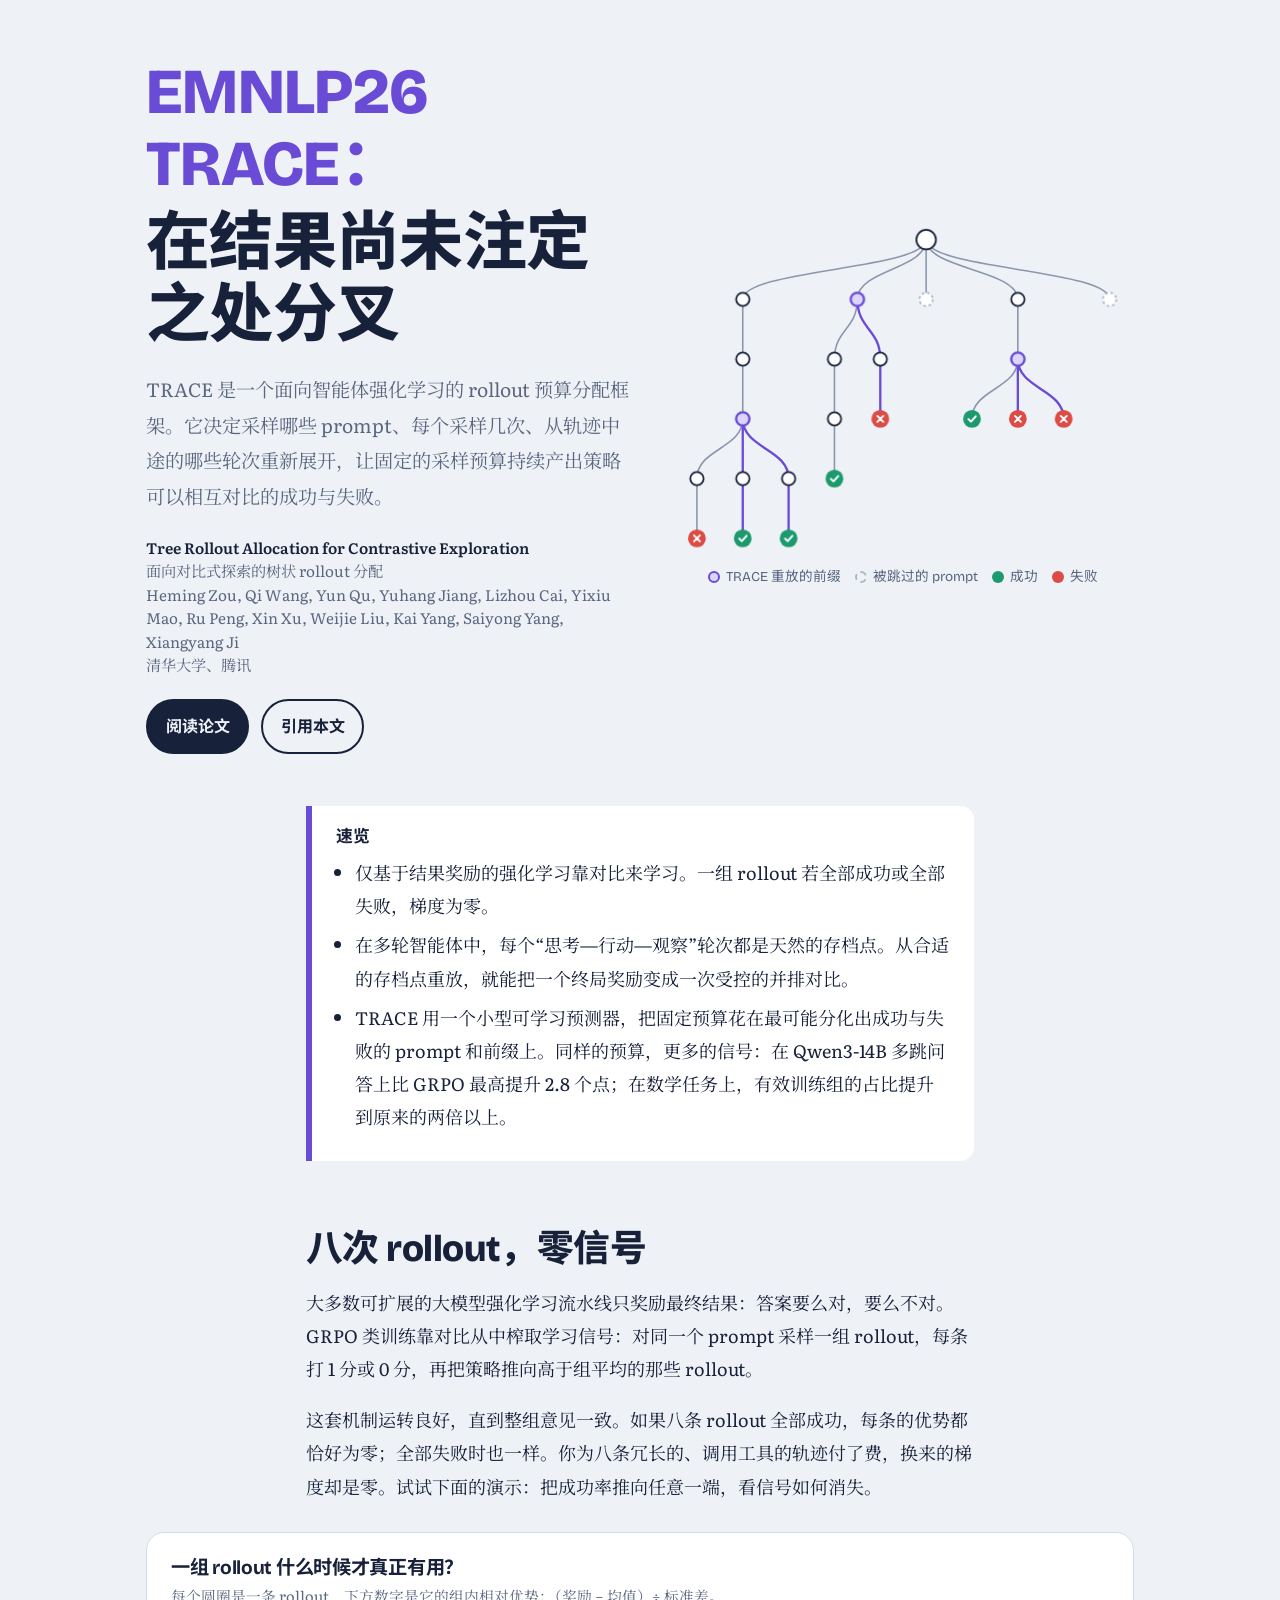
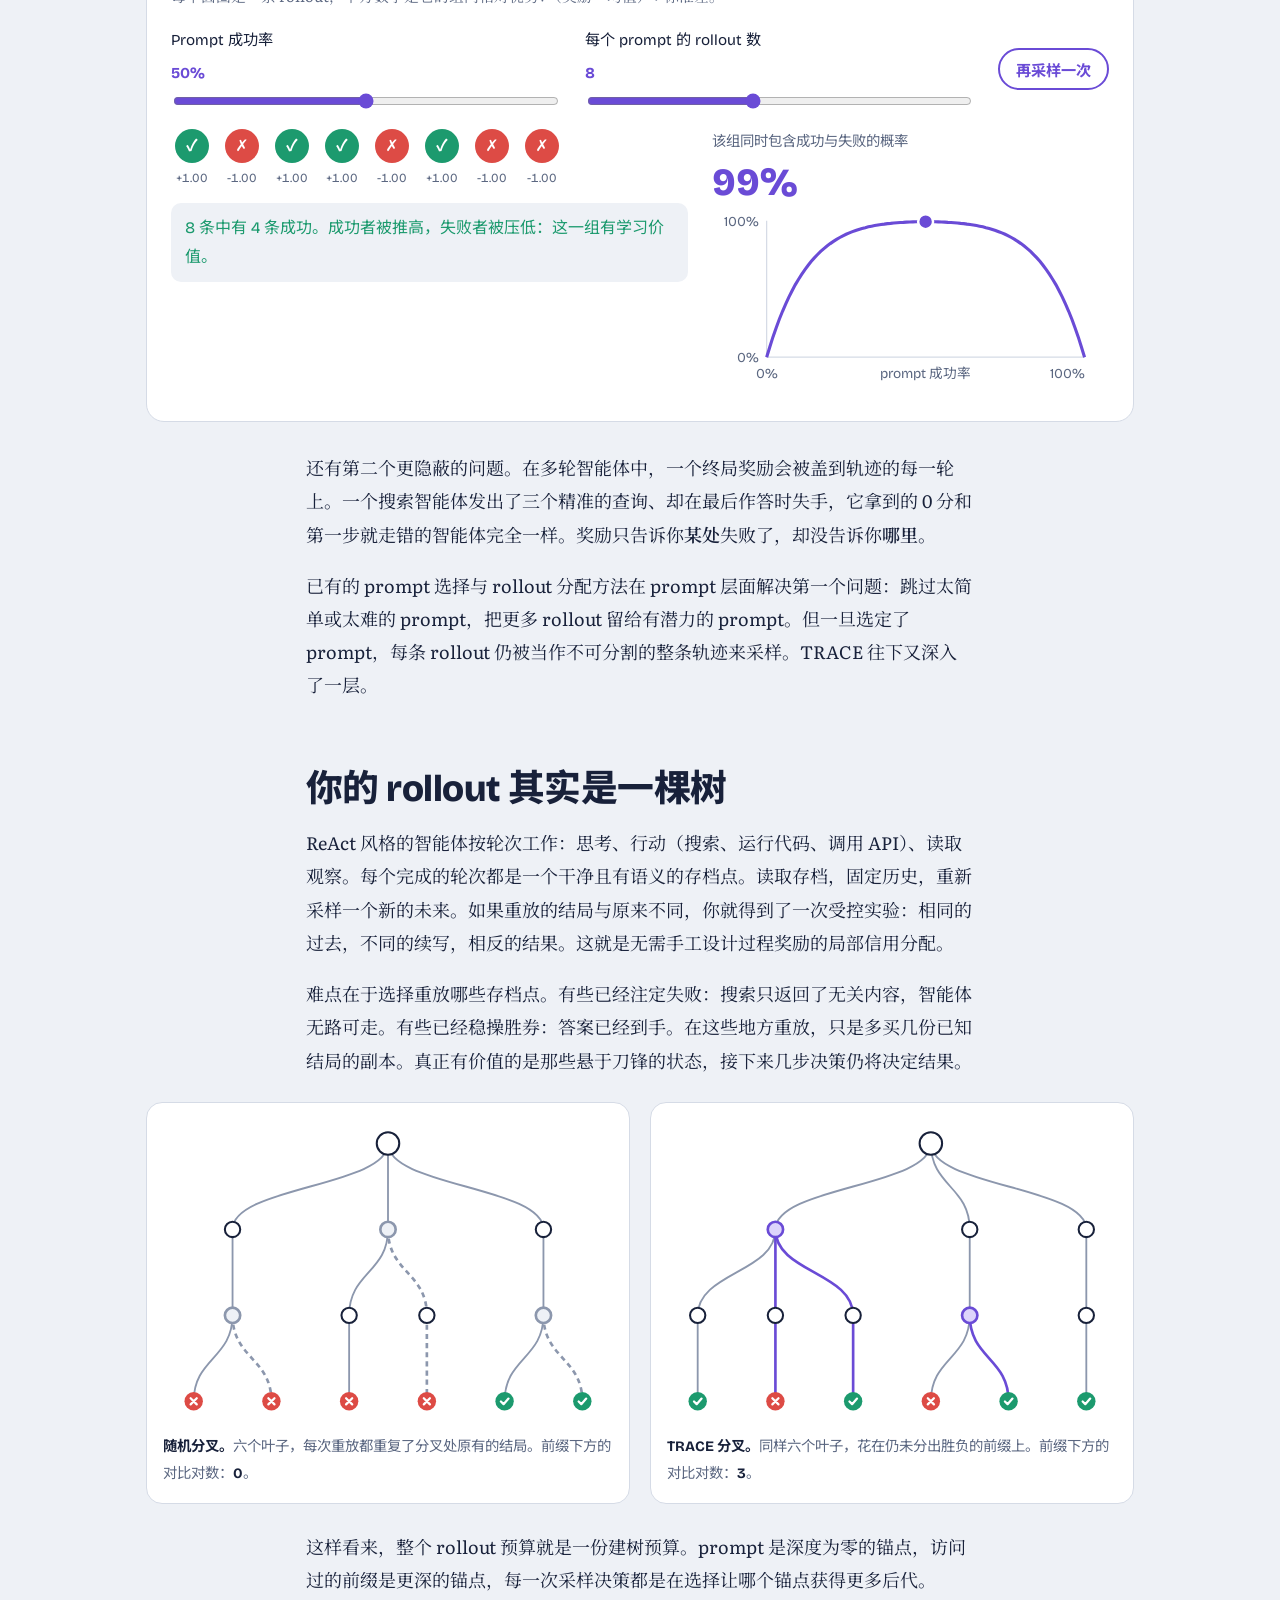
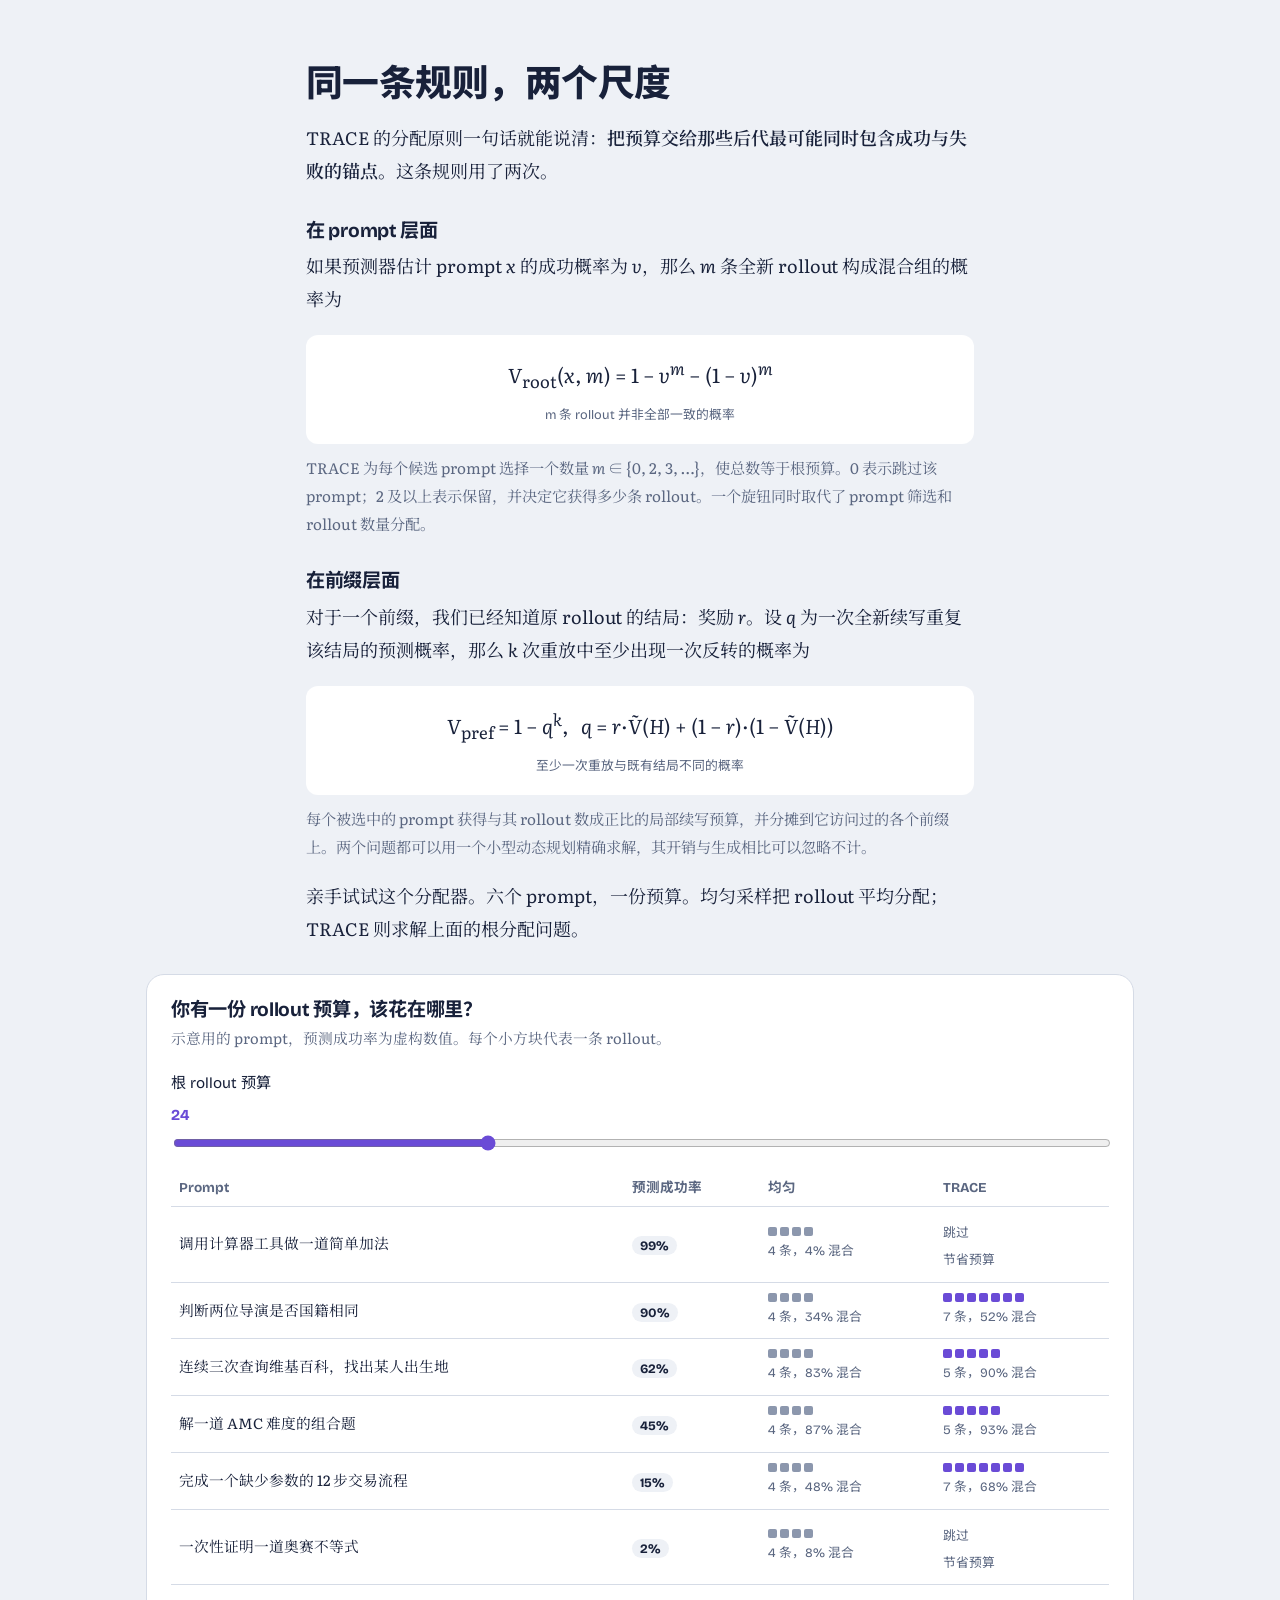
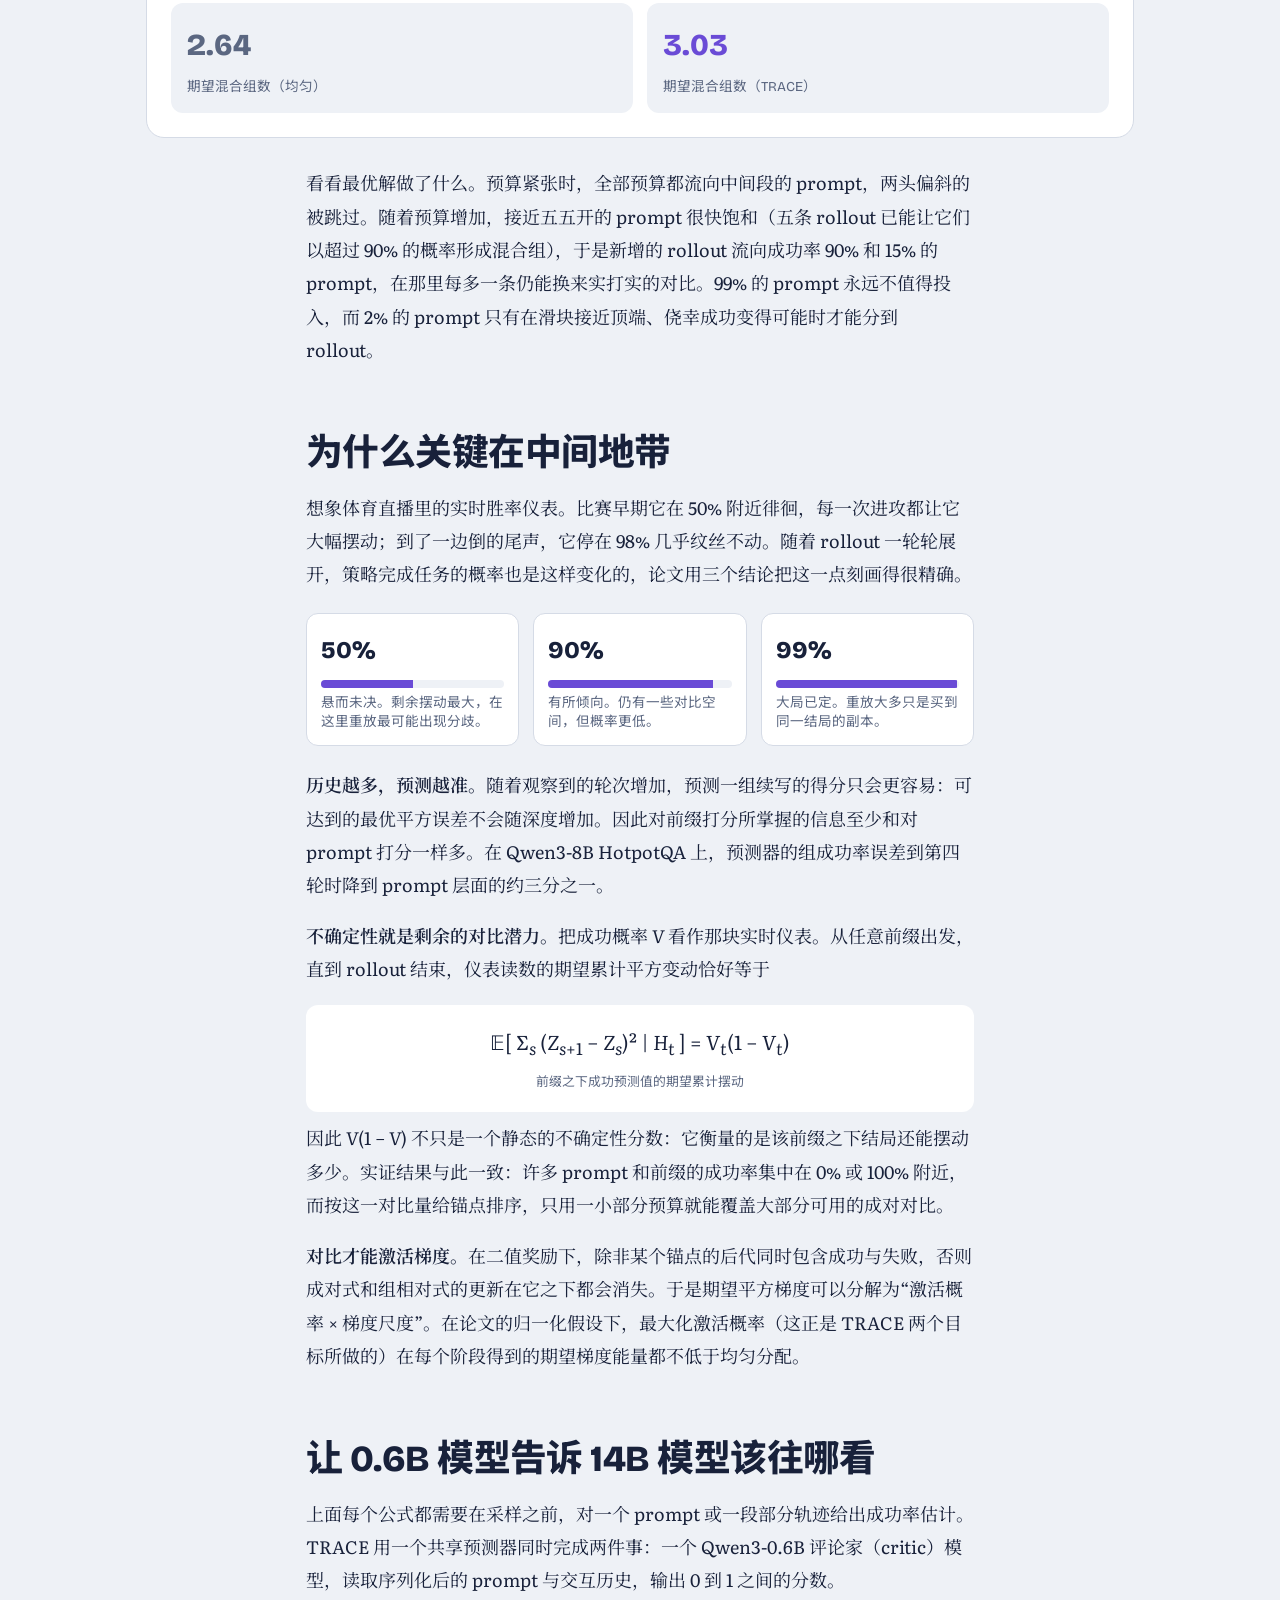
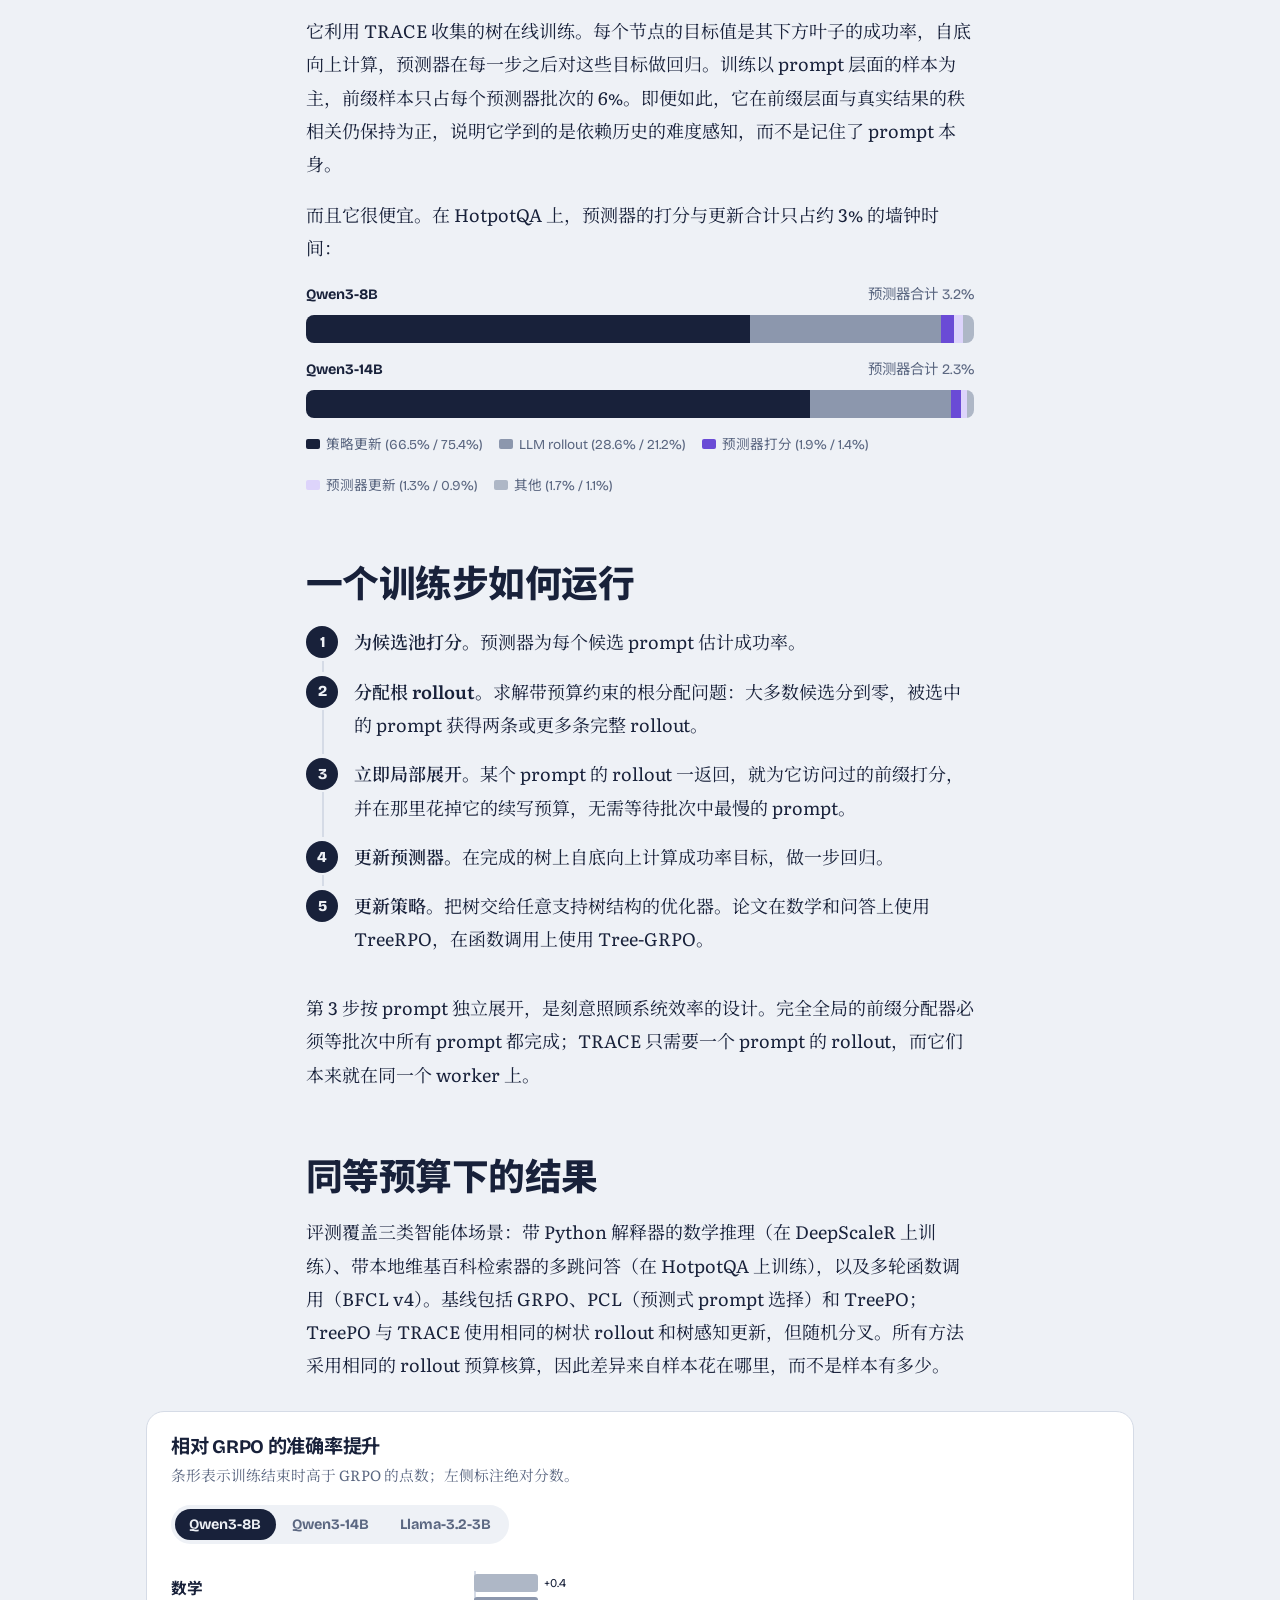
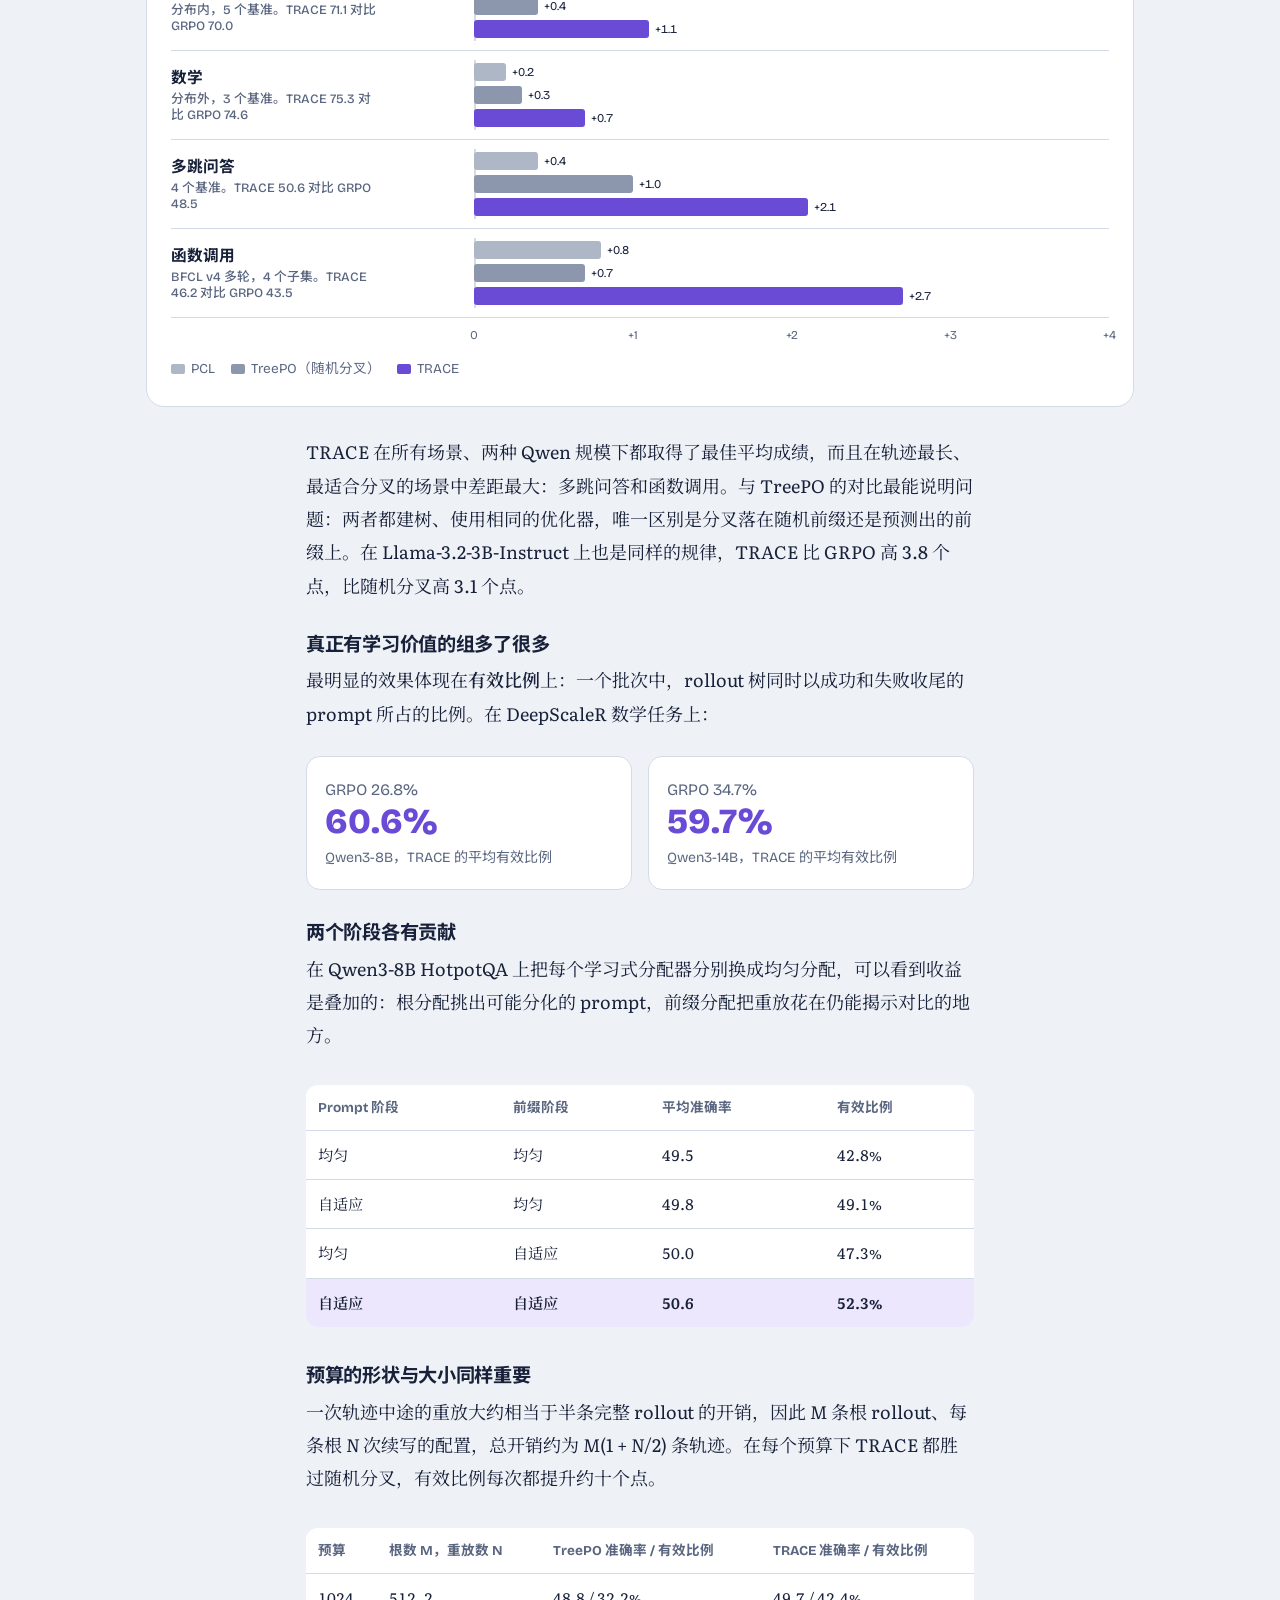
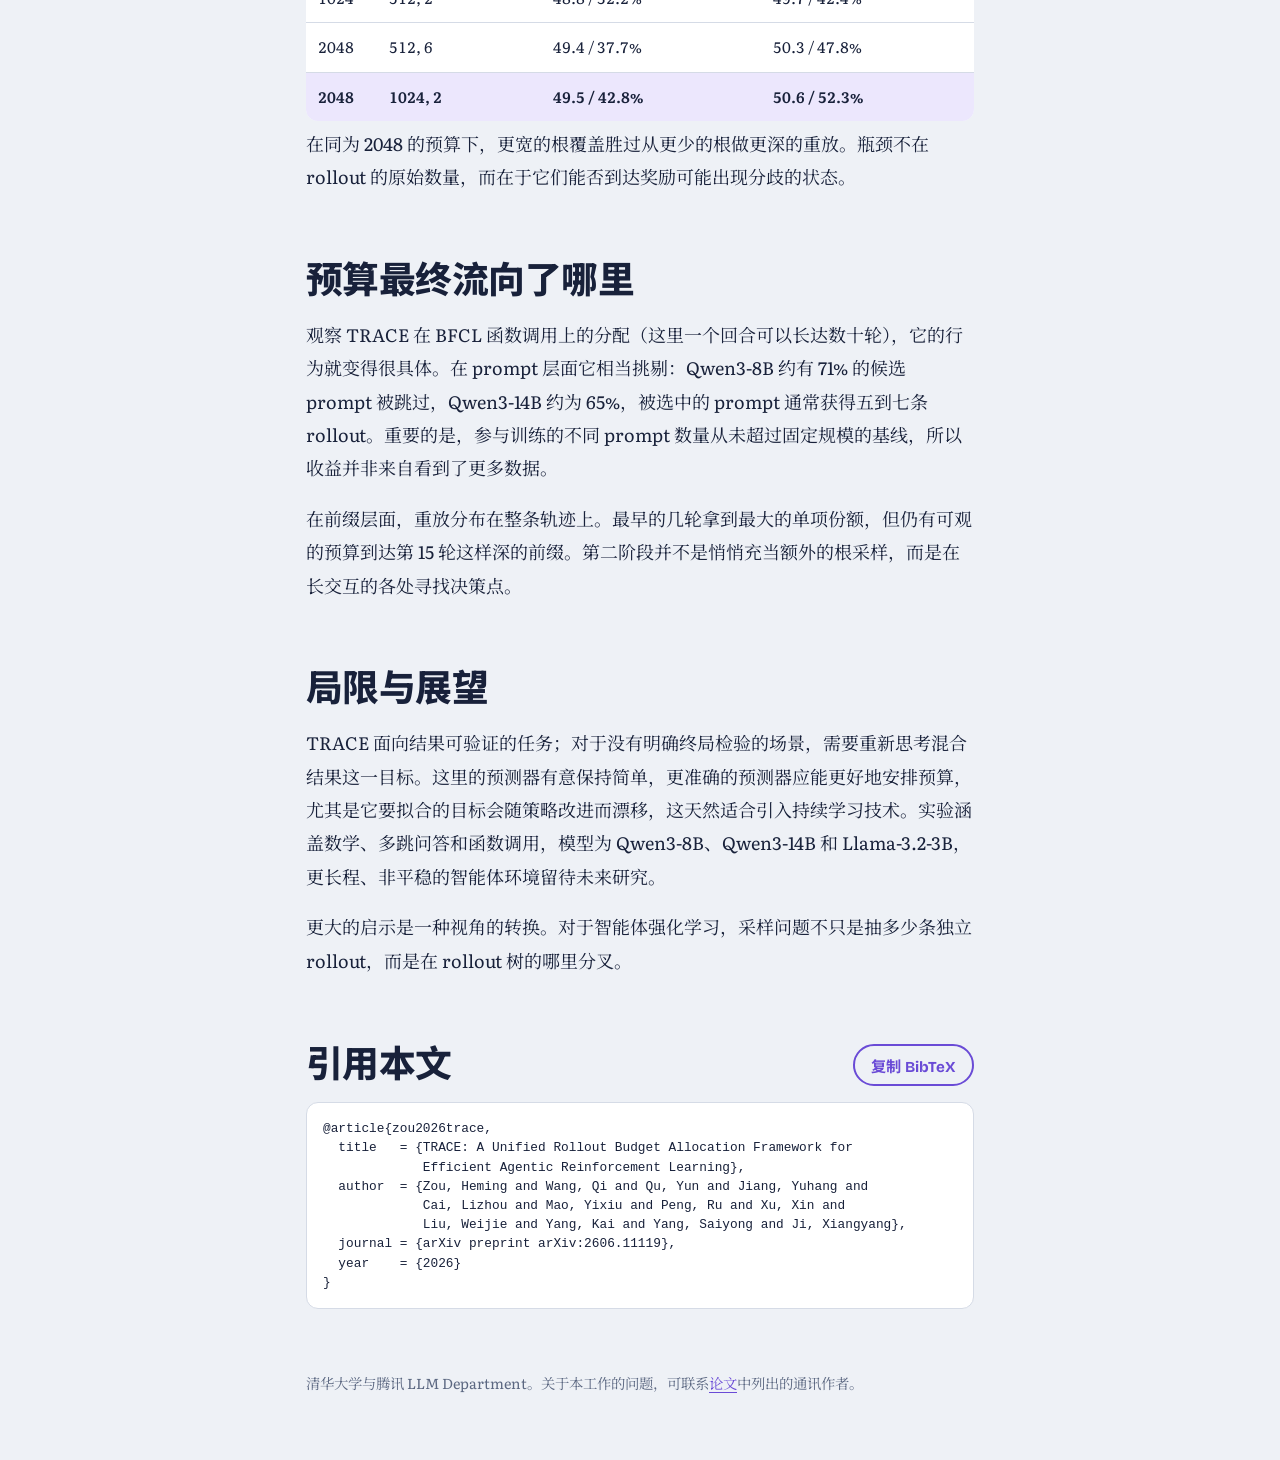
<file: blogs/trace-blog-zh.html>
<!DOCTYPE html>
<html lang="zh-CN">
<head>
<meta charset="utf-8">
<meta name="viewport" content="width=device-width, initial-scale=1">
<title>EMNLP26 TRACE：在关键处分叉</title>
<meta name="description" content="TRACE 是面向智能体强化学习的 rollout 预算分配框架：它决定采样哪些 prompt、各采样几次、从轨迹中途哪些轮次重放，让仅基于结果的奖励产生更多对比。">
<link rel="preconnect" href="https://fonts.googleapis.com">
<link rel="preconnect" href="https://fonts.gstatic.com" crossorigin>
<link href="https://fonts.googleapis.com/css2?family=Bricolage+Grotesque:opsz,wght@12..96,500;12..96,700;12..96,800&family=Literata:ital,opsz,wght@0,7..72,400;0,7..72,600;1,7..72,400&family=Noto+Sans+SC:wght@500;700;800&family=Noto+Serif+SC:wght@400;600&display=swap" rel="stylesheet">
<style>
:root{
  --bg:#EEF1F6; --surface:#FFFFFF; --ink:#18213A; --muted:#5B6781; --line:#D5DBE6;
  --violet:#6A4BD6; --lav:#DDD4FB; --ok:#1C9A6E; --bad:#DD4B45; --grey:#AEB7C6; --edge:#8C97AD;
  --display:"Bricolage Grotesque", "Noto Sans SC", "PingFang SC", "Microsoft YaHei", system-ui, sans-serif;
  --text:"Literata", "Noto Serif SC", "Songti SC", "SimSun", Georgia, serif;
}
@media (prefers-color-scheme: dark){
  :root:not([data-theme="light"]){
    --bg:#10151F; --surface:#182031; --ink:#E7EBF3; --muted:#9AA6BD; --line:#2A3448;
    --violet:#A08BF4; --lav:#3A2F6B; --ok:#3CC08F; --bad:#F06A62; --grey:#56627A; --edge:#6B7690;
  }
}
:root[data-theme="dark"]{
  --bg:#10151F; --surface:#182031; --ink:#E7EBF3; --muted:#9AA6BD; --line:#2A3448;
  --violet:#A08BF4; --lav:#3A2F6B; --ok:#3CC08F; --bad:#F06A62; --grey:#56627A; --edge:#6B7690;
}
*{box-sizing:border-box}
html{-webkit-text-size-adjust:100%}
body{margin:0;background:var(--bg);color:var(--ink);font-family:var(--text);font-size:18px;line-height:1.85;}
em{font-style:normal;font-weight:600}
a{color:var(--violet);text-underline-offset:3px}
:focus-visible{outline:3px solid var(--violet);outline-offset:3px;border-radius:4px}

.wrap{max-width:700px;margin:0 auto;padding:0 16px}
.wide{max-width:1020px;margin:0 auto;padding:0 16px}

h1,h2,h3{font-family:var(--display);line-height:1.12;letter-spacing:-0.015em;margin:0}
h2{font-size:clamp(1.7rem,3.6vw,2.3rem);font-weight:800;margin:4.2rem 0 1rem}
h3{font-size:1.2rem;font-weight:700;margin:2rem 0 .5rem}
p{margin:0 0 1.1rem}
strong{font-weight:600}

/* Hero */
.hero{padding:56px 0 24px}
.hero-grid{display:grid;grid-template-columns:1.05fr 1fr;gap:40px;align-items:center}
.hero h1{font-size:clamp(2.3rem,5.4vw,4rem);font-weight:800;letter-spacing:-0.01em;line-height:1.12}
.hero h1 .venue{display:block;color:var(--violet);margin-bottom:.12em}
.dek{font-size:1.2rem;color:var(--muted);margin:1.3rem 0 1.4rem;max-width:34em}
.byline{font-size:.95rem;color:var(--muted);line-height:1.55}
.byline b{color:var(--ink);font-weight:600}
.actions{display:flex;gap:12px;flex-wrap:wrap;margin-top:1.4rem}
.btn{font-family:var(--display);font-weight:700;font-size:1rem;text-decoration:none;padding:.65rem 1.1rem;border-radius:999px;border:2px solid var(--ink);color:var(--ink);background:transparent}
.btn.primary{background:var(--ink);color:var(--bg)}
.btn:hover{background:var(--violet);border-color:var(--violet);color:#fff}
.hero-tree{width:100%;height:auto;display:block}
.hero-key{display:flex;gap:6px 14px;flex-wrap:wrap;font-family:var(--display);font-size:.85rem;color:var(--muted);margin-top:6px;justify-content:center}
.hero-key span{display:inline-flex;align-items:center;gap:6px}
.sw{width:12px;height:12px;border-radius:50%;display:inline-block}

/* TL;DR */
.tldr{background:var(--surface);border-left:6px solid var(--violet);padding:22px 24px;border-radius:0 14px 14px 0;margin:28px 0 0}
.tldr h3{margin:0 0 .6rem;font-size:1.05rem}
.tldr ul{margin:0;padding-left:1.2rem}
.tldr li{margin:.35rem 0}

/* Equations */
.eq{font-family:var(--text);font-size:1.25rem;text-align:center;background:var(--surface);border-radius:12px;padding:18px 16px;margin:1.2rem 0 .6rem;overflow-x:auto;white-space:nowrap}
.eq i{font-style:italic}
.eq .lbl{font-family:var(--display);font-size:.8rem;color:var(--muted);display:block;margin-top:.4rem;white-space:normal}
.gloss{font-size:.95rem;color:var(--muted)}

/* Interactive panels */
.panel{background:var(--surface);border-radius:18px;padding:24px;margin:1.8rem 0;border:1px solid var(--line)}
.panel h3{margin:0 0 .3rem}
.panel .hint{font-size:.92rem;color:var(--muted);margin:0 0 1rem}
.controls{display:flex;flex-wrap:wrap;gap:18px 28px;align-items:center;font-family:var(--display);font-size:.95rem}
.controls label{display:flex;flex-direction:column;gap:4px;min-width:200px;flex:1}
.controls output{font-weight:700;color:var(--violet)}
input[type=range]{accent-color:var(--violet);width:100%}
.ghost{font-family:var(--display);font-weight:700;font-size:.95rem;border:2px solid var(--violet);color:var(--violet);background:transparent;padding:.5rem 1rem;border-radius:999px;cursor:pointer}
.ghost:hover{background:var(--violet);color:#fff}

.groupA{display:grid;grid-template-columns:1.3fr 1fr;gap:24px;margin-top:18px;align-items:start}
.dots{display:flex;flex-wrap:wrap;gap:10px 8px}
.dot{display:flex;flex-direction:column;align-items:center;width:42px;font-family:var(--display);font-size:.78rem;color:var(--muted)}
.dot .c{width:34px;height:34px;border-radius:50%;display:grid;place-items:center;color:#fff;font-weight:800;font-size:1rem;margin-bottom:3px}
.dot.s .c{background:var(--ok)} .dot.f .c{background:var(--bad)}
.dot .a{font-variant-numeric:tabular-nums}
.dot .a.zero{color:var(--bad);font-weight:700}
.verdict{font-family:var(--display);font-size:1rem;margin-top:14px;padding:10px 14px;border-radius:10px;background:var(--bg)}
.verdict.dead{color:var(--bad)} .verdict.live{color:var(--ok)}
.bignum{font-family:var(--display);font-weight:800;font-size:2.4rem;line-height:1;color:var(--violet);font-variant-numeric:tabular-nums}
.bigcap{font-family:var(--display);font-size:.9rem;color:var(--muted);margin-bottom:8px}
.curve{width:100%;height:auto}
.curve text{font-family:var(--display);font-size:11px;fill:var(--muted)}

/* Allocation game */
.alloc{width:100%;border-collapse:collapse;margin-top:16px;font-size:.95rem}
.alloc th{font-family:var(--display);font-weight:700;font-size:.85rem;color:var(--muted);text-align:left;padding:6px 8px;border-bottom:1px solid var(--line)}
.alloc td{padding:10px 8px;border-bottom:1px solid var(--line);vertical-align:middle}
.alloc .ptxt{font-size:.92rem;line-height:1.35}
.vchip{font-family:var(--display);font-weight:700;font-size:.8rem;padding:2px 8px;border-radius:999px;background:var(--bg);white-space:nowrap}
.pips{display:flex;flex-wrap:wrap;gap:3px;max-width:190px}
.pip{width:9px;height:9px;border-radius:2px;background:var(--edge)}
.pip.t{background:var(--violet)}
.skipped{font-family:var(--display);font-size:.8rem;color:var(--muted)}
.prob{font-family:var(--display);font-size:.8rem;color:var(--muted);font-variant-numeric:tabular-nums;margin-top:3px}
.totals{display:grid;grid-template-columns:1fr 1fr;gap:14px;margin-top:18px}
.tot{border-radius:12px;padding:14px 16px;background:var(--bg);font-family:var(--display)}
.tot .n{font-size:1.9rem;font-weight:800;font-variant-numeric:tabular-nums}
.tot.u .n{color:var(--muted)} .tot.t .n{color:var(--violet)}
.tot .k{font-size:.85rem;color:var(--muted)}

/* Tree figure */
.treefig{display:grid;grid-template-columns:1fr 1fr;gap:20px;margin:1.6rem 0}
.treefig figure{margin:0;background:var(--surface);border-radius:16px;padding:16px;border:1px solid var(--line)}
.treefig figcaption{font-family:var(--display);font-size:.9rem;color:var(--muted);margin-top:8px}
.treefig figcaption b{color:var(--ink)}
.tree svg,.treefig svg{width:100%;height:auto;display:block}
.cap{font-size:.9rem;color:var(--muted);margin-top:-.4rem}

/* Win-probability meter */
.meter{display:grid;grid-template-columns:repeat(3,1fr);gap:14px;margin:1.4rem 0}
.meter > div{background:var(--surface);border-radius:12px;padding:14px;border:1px solid var(--line);font-family:var(--display)}
.meter .v{font-size:1.5rem;font-weight:800}
.meter .bar{height:8px;border-radius:4px;background:var(--bg);margin:8px 0 6px;overflow:hidden}
.meter .bar i{display:block;height:100%;background:var(--violet)}
.meter .k{font-size:.85rem;color:var(--muted);line-height:1.35}

/* Steps */
ol.steps{counter-reset:s;list-style:none;padding:0;margin:1.2rem 0}
ol.steps li{counter-increment:s;position:relative;padding:0 0 1rem 3rem}
ol.steps li::before{content:counter(s);position:absolute;left:0;top:.05rem;width:2rem;height:2rem;border-radius:50%;background:var(--ink);color:var(--bg);font-family:var(--display);font-weight:800;display:grid;place-items:center;font-size:.95rem}
ol.steps li:not(:last-child)::after{content:"";position:absolute;left:.97rem;top:2.2rem;bottom:.2rem;width:2px;background:var(--line)}

/* Results */
.seg{display:inline-flex;background:var(--bg);border-radius:999px;padding:4px;gap:2px;flex-wrap:wrap}
.seg button{font-family:var(--display);font-weight:700;font-size:.9rem;border:0;background:transparent;color:var(--muted);padding:.45rem .9rem;border-radius:999px;cursor:pointer}
.seg button[aria-pressed="true"]{background:var(--ink);color:var(--bg)}
.res{margin-top:18px}
.res-row{display:grid;grid-template-columns:210px 1fr;gap:14px;padding:12px 0;border-bottom:1px solid var(--line);align-items:center}
.res-row .d{font-family:var(--display);font-weight:700;font-size:.98rem;line-height:1.25}
.res-row .d small{display:block;font-weight:500;color:var(--muted);font-size:.8rem;margin-top:3px}
.bars{position:relative;display:flex;flex-direction:column;gap:5px}
.brow{position:relative;height:18px}
.brow .zero{position:absolute;top:-3px;bottom:-3px;width:2px;background:var(--line)}
.brow .b{position:absolute;top:0;height:100%;border-radius:3px}
.brow .lab{position:absolute;top:0;font-family:var(--display);font-size:.75rem;line-height:18px;white-space:nowrap;font-variant-numeric:tabular-nums}
.b.pcl{background:var(--grey)} .b.tree{background:var(--edge)} .b.trace{background:var(--violet)}
.axis{display:grid;grid-template-columns:210px 1fr;gap:14px;margin-top:6px}
.axis .ticks{position:relative;height:18px;font-family:var(--display);font-size:.75rem;color:var(--muted)}
.axis .ticks span{position:absolute;transform:translateX(-50%)}
.legend{display:flex;gap:16px;flex-wrap:wrap;font-family:var(--display);font-size:.85rem;color:var(--muted);margin-top:14px}
.legend span{display:inline-flex;align-items:center;gap:6px}
.legend i{width:14px;height:10px;border-radius:2px;display:inline-block}

.callout{display:grid;grid-template-columns:repeat(2,1fr);gap:16px;margin:1.6rem 0}
.callout > div{background:var(--surface);border-radius:14px;padding:18px;border:1px solid var(--line)}
.callout .from{font-family:var(--display);font-size:1rem;color:var(--muted)}
.callout .to{font-family:var(--display);font-size:2.2rem;font-weight:800;color:var(--violet);line-height:1.05}
.callout .k{font-family:var(--display);font-size:.88rem;color:var(--muted);margin-top:4px}

table.data{width:100%;border-collapse:collapse;font-size:.95rem;margin:1rem 0 .4rem;background:var(--surface);border-radius:12px;overflow:hidden}
table.data th{font-family:var(--display);font-size:.85rem;color:var(--muted);text-align:left;padding:10px 12px;font-weight:700;border-bottom:1px solid var(--line)}
table.data td{padding:10px 12px;border-bottom:1px solid var(--line);font-variant-numeric:tabular-nums}
table.data tr:last-child td{border-bottom:0}
table.data tr.hl td{background:color-mix(in srgb, var(--lav) 55%, transparent);font-weight:600}
.tablewrap{overflow-x:auto}

/* Stacked time bar */
.stack{display:flex;height:28px;border-radius:8px;overflow:hidden;margin:6px 0 14px}
.stack i{display:block;height:100%}
.stacklab{font-family:var(--display);font-size:.9rem;display:flex;justify-content:space-between;color:var(--muted)}
.stacklab b{color:var(--ink)}

pre.bib{background:var(--surface);border:1px solid var(--line);border-radius:12px;padding:16px;font-size:.8rem;line-height:1.5;overflow-x:auto;white-space:pre}
.bibhead{display:flex;justify-content:space-between;align-items:center;gap:12px;flex-wrap:wrap;margin:4.2rem 0 1rem}
.bibhead h2{margin:0}
footer{padding:48px 0 64px;color:var(--muted);font-size:.9rem}

@media (max-width:860px){
  .hero-grid{grid-template-columns:1fr;gap:18px}
  .groupA{grid-template-columns:1fr}
  .treefig{grid-template-columns:1fr}
}
@media (max-width:600px){
  body{font-size:17px}
  .panel{padding:18px 14px}
  .res-row,.axis{grid-template-columns:1fr}
  .axis > div:first-child{display:none}
  .meter{grid-template-columns:1fr}
  .eq{white-space:normal;font-size:1.1rem}
  .callout{grid-template-columns:1fr}
  .totals{grid-template-columns:1fr}
  .alloc th:nth-child(1),.alloc td:nth-child(1){max-width:130px}
  .pips{max-width:110px}
}

/* One orchestrated moment: the hero tree grows on load */
.grow-edge{stroke-dasharray:1;stroke-dashoffset:1;animation:draw .55s ease-out forwards;animation-delay:var(--d)}
@keyframes draw{to{stroke-dashoffset:0}}
.grow-node{opacity:0;transform-box:fill-box;transform-origin:center;transform:scale(.3);animation:pop .35s cubic-bezier(.3,1.5,.6,1) forwards;animation-delay:var(--d)}
@keyframes pop{to{opacity:1;transform:scale(1)}}
@media (prefers-reduced-motion: reduce){
  .grow-edge{animation:none;stroke-dashoffset:0}
  .grow-node{animation:none;opacity:1;transform:none}
}
</style>
</head>
<body>

<header class="hero">
  <div class="wide hero-grid">
    <div>
      <h1><span class="venue">EMNLP26 TRACE：</span>在结果尚未注定之处分叉</h1>
      <p class="dek">TRACE 是一个面向智能体强化学习的 rollout 预算分配框架。它决定采样哪些 prompt、每个采样几次、从轨迹中途的哪些轮次重新展开，让固定的采样预算持续产出策略可以相互对比的成功与失败。</p>
      <p class="byline"><b>Tree Rollout Allocation for Contrastive Exploration</b><br>面向对比式探索的树状 rollout 分配<br>
      Heming Zou, Qi Wang, Yun Qu, Yuhang Jiang, Lizhou Cai, Yixiu Mao, Ru Peng, Xin Xu, Weijie Liu, Kai Yang, Saiyong Yang, Xiangyang Ji<br>
      清华大学、腾讯</p>
      <div class="actions">
        <a class="btn primary" href="https://arxiv.org/abs/2606.11119">阅读论文</a>
        <a class="btn" href="#cite">引用本文</a>
      </div>
    </div>
    <div>
      <svg id="heroTree" class="hero-tree" viewBox="0 0 520 380" role="img" aria-label="从一批候选 prompt 长出的 rollout 树。两个 prompt 被跳过；高亮的前缀获得额外分支，其叶子以成功与失败交错收尾。"></svg>
      <div class="hero-key">
        <span><i class="sw" style="background:var(--lav);border:2px solid var(--violet)"></i>TRACE 重放的前缀</span>
        <span><i class="sw" style="border:2px dashed var(--grey)"></i>被跳过的 prompt</span>
        <span><i class="sw" style="background:var(--ok)"></i>成功</span>
        <span><i class="sw" style="background:var(--bad)"></i>失败</span>
      </div>
    </div>
  </div>
</header>

<main>
<div class="wrap">
  <div class="tldr">
    <h3>速览</h3>
    <ul>
      <li>仅基于结果奖励的强化学习靠对比来学习。一组 rollout 若全部成功或全部失败，梯度为零。</li>
      <li>在多轮智能体中，每个“思考—行动—观察”轮次都是天然的存档点。从合适的存档点重放，就能把一个终局奖励变成一次受控的并排对比。</li>
      <li>TRACE 用一个小型可学习预测器，把固定预算花在最可能分化出成功与失败的 prompt 和前缀上。同样的预算，更多的信号：在 Qwen3-14B 多跳问答上比 GRPO 最高提升 2.8 个点；在数学任务上，有效训练组的占比提升到原来的两倍以上。</li>
    </ul>
  </div>

  <h2>八次 rollout，零信号</h2>
  <p>大多数可扩展的大模型强化学习流水线只奖励最终结果：答案要么对，要么不对。GRPO 类训练靠对比从中榨取学习信号：对同一个 prompt 采样一组 rollout，每条打 1 分或 0 分，再把策略推向高于组平均的那些 rollout。</p>
  <p>这套机制运转良好，直到整组意见一致。如果八条 rollout 全部成功，每条的优势都恰好为零；全部失败时也一样。你为八条冗长的、调用工具的轨迹付了费，换来的梯度却是零。试试下面的演示：把成功率推向任意一端，看信号如何消失。</p>
</div>

<div class="wide">
  <section class="panel" aria-labelledby="wa">
    <h3 id="wa">一组 rollout 什么时候才真正有用？</h3>
    <p class="hint">每个圆圈是一条 rollout，下方数字是它的组内相对优势：（奖励 − 均值）÷ 标准差。</p>
    <div class="controls">
      <label>Prompt 成功率 <output id="pOut">50%</output>
        <input id="pIn" type="range" min="0" max="1" step="0.01" value="0.5">
      </label>
      <label>每个 prompt 的 rollout 数 <output id="mOut">8</output>
        <input id="mIn" type="range" min="2" max="16" step="1" value="8">
      </label>
      <button class="ghost" id="resample" type="button">再采样一次</button>
    </div>
    <div class="groupA">
      <div>
        <div class="dots" id="dots" aria-live="polite"></div>
        <div class="verdict" id="verdict"></div>
      </div>
      <div>
        <div class="bigcap">该组同时包含成功与失败的概率</div>
        <div class="bignum" id="pmix">99%</div>
        <svg class="curve" id="curve" viewBox="0 0 320 150" aria-hidden="true"></svg>
      </div>
    </div>
  </section>
</div>

<div class="wrap">
  <p>还有第二个更隐蔽的问题。在多轮智能体中，一个终局奖励会被盖到轨迹的每一轮上。一个搜索智能体发出了三个精准的查询、却在最后作答时失手，它拿到的 0 分和第一步就走错的智能体完全一样。奖励只告诉你<em>某处</em>失败了，却没告诉你<em>哪里</em>。</p>
  <p>已有的 prompt 选择与 rollout 分配方法在 prompt 层面解决第一个问题：跳过太简单或太难的 prompt，把更多 rollout 留给有潜力的 prompt。但一旦选定了 prompt，每条 rollout 仍被当作不可分割的整条轨迹来采样。TRACE 往下又深入了一层。</p>

  <h2>你的 rollout 其实是一棵树</h2>
  <p>ReAct 风格的智能体按轮次工作：思考、行动（搜索、运行代码、调用 API）、读取观察。每个完成的轮次都是一个干净且有语义的存档点。读取存档，固定历史，重新采样一个新的未来。如果重放的结局与原来不同，你就得到了一次受控实验：相同的过去，不同的续写，相反的结果。这就是无需手工设计过程奖励的局部信用分配。</p>
  <p>难点在于选择重放哪些存档点。有些已经注定失败：搜索只返回了无关内容，智能体无路可走。有些已经稳操胜券：答案已经到手。在这些地方重放，只是多买几份已知结局的副本。真正有价值的是那些悬于刀锋的状态，接下来几步决策仍将决定结果。</p>
</div>

<div class="wide">
  <div class="treefig">
    <figure>
      <svg id="treeU" viewBox="0 0 440 300" role="img" aria-label="随机分叉：从随机选中的前缀重放，全部重复了原有结局。"></svg>
      <figcaption><b>随机分叉。</b>六个叶子，每次重放都重复了分叉处原有的结局。前缀下方的对比对数：<b id="cntU">0</b>。</figcaption>
    </figure>
    <figure>
      <svg id="treeT" viewBox="0 0 440 300" role="img" aria-label="TRACE 分叉：从选中的前缀重放，分化出成功与失败。"></svg>
      <figcaption><b>TRACE 分叉。</b>同样六个叶子，花在仍未分出胜负的前缀上。前缀下方的对比对数：<b id="cntT">0</b>。</figcaption>
    </figure>
  </div>
</div>

<div class="wrap">
  <p>这样看来，整个 rollout 预算就是一份建树预算。prompt 是深度为零的锚点，访问过的前缀是更深的锚点，每一次采样决策都是在选择让哪个锚点获得更多后代。</p>

  <h2>同一条规则，两个尺度</h2>
  <p>TRACE 的分配原则一句话就能说清：<strong>把预算交给那些后代最可能同时包含成功与失败的锚点。</strong>这条规则用了两次。</p>

  <h3>在 prompt 层面</h3>
  <p>如果预测器估计 prompt <i>x</i> 的成功概率为 <i>v</i>，那么 <i>m</i> 条全新 rollout 构成混合组的概率为</p>
  <div class="eq"><i>V</i><sub>root</sub>(<i>x</i>, <i>m</i>) = 1 − <i>v</i><sup><i>m</i></sup> − (1 − <i>v</i>)<sup><i>m</i></sup>
    <span class="lbl">m 条 rollout 并非全部一致的概率</span></div>
  <p class="gloss">TRACE 为每个候选 prompt 选择一个数量 <i>m</i> ∈ {0, 2, 3, …}，使总数等于根预算。0 表示跳过该 prompt；2 及以上表示保留，并决定它获得多少条 rollout。一个旋钮同时取代了 prompt 筛选和 rollout 数量分配。</p>

  <h3>在前缀层面</h3>
  <p>对于一个前缀，我们已经知道原 rollout 的结局：奖励 <i>r</i>。设 <i>q</i> 为一次全新续写重复该结局的预测概率，那么 <i>k</i> 次重放中至少出现一次反转的概率为</p>
  <div class="eq"><i>V</i><sub>pref</sub> = 1 − <i>q</i><sup><i>k</i></sup>,&nbsp;&nbsp; <i>q</i> = <i>r</i>·<i>Ṽ</i>(<i>H</i>) + (1 − <i>r</i>)·(1 − <i>Ṽ</i>(<i>H</i>))
    <span class="lbl">至少一次重放与既有结局不同的概率</span></div>
  <p class="gloss">每个被选中的 prompt 获得与其 rollout 数成正比的局部续写预算，并分摊到它访问过的各个前缀上。两个问题都可以用一个小型动态规划精确求解，其开销与生成相比可以忽略不计。</p>

  <p>亲手试试这个分配器。六个 prompt，一份预算。均匀采样把 rollout 平均分配；TRACE 则求解上面的根分配问题。</p>
</div>

<div class="wide">
  <section class="panel" aria-labelledby="wb">
    <h3 id="wb">你有一份 rollout 预算，该花在哪里？</h3>
    <p class="hint">示意用的 prompt，预测成功率为虚构数值。每个小方块代表一条 rollout。</p>
    <div class="controls">
      <label>根 rollout 预算 <output id="bOut">24</output>
        <input id="bIn" type="range" min="12" max="48" step="6" value="24">
      </label>
    </div>
    <div class="tablewrap">
    <table class="alloc">
      <thead><tr><th>Prompt</th><th>预测成功率</th><th>均匀</th><th>TRACE</th></tr></thead>
      <tbody id="allocBody"></tbody>
    </table>
    </div>
    <div class="totals">
      <div class="tot u"><div class="n" id="totU">0</div><div class="k">期望混合组数（均匀）</div></div>
      <div class="tot t"><div class="n" id="totT">0</div><div class="k">期望混合组数（TRACE）</div></div>
    </div>
  </section>
</div>

<div class="wrap">
  <p>看看最优解做了什么。预算紧张时，全部预算都流向中间段的 prompt，两头偏斜的被跳过。随着预算增加，接近五五开的 prompt 很快饱和（五条 rollout 已能让它们以超过 90% 的概率形成混合组），于是新增的 rollout 流向成功率 90% 和 15% 的 prompt，在那里每多一条仍能换来实打实的对比。99% 的 prompt 永远不值得投入，而 2% 的 prompt 只有在滑块接近顶端、侥幸成功变得可能时才能分到 rollout。</p>

  <h2>为什么关键在中间地带</h2>
  <p>想象体育直播里的实时胜率仪表。比赛早期它在 50% 附近徘徊，每一次进攻都让它大幅摆动；到了一边倒的尾声，它停在 98% 几乎纹丝不动。随着 rollout 一轮轮展开，策略完成任务的概率也是这样变化的，论文用三个结论把这一点刻画得很精确。</p>

  <div class="meter" aria-hidden="true">
    <div><div class="v">50%</div><div class="bar"><i style="width:50%"></i></div><div class="k">悬而未决。剩余摆动最大，在这里重放最可能出现分歧。</div></div>
    <div><div class="v">90%</div><div class="bar"><i style="width:90%"></i></div><div class="k">有所倾向。仍有一些对比空间，但概率更低。</div></div>
    <div><div class="v">99%</div><div class="bar"><i style="width:99%"></i></div><div class="k">大局已定。重放大多只是买到同一结局的副本。</div></div>
  </div>

  <p><strong>历史越多，预测越准。</strong>随着观察到的轮次增加，预测一组续写的得分只会更容易：可达到的最优平方误差不会随深度增加。因此对前缀打分所掌握的信息至少和对 prompt 打分一样多。在 Qwen3-8B HotpotQA 上，预测器的组成功率误差到第四轮时降到 prompt 层面的约三分之一。</p>
  <p><strong>不确定性就是剩余的对比潜力。</strong>把成功概率 <i>V</i> 看作那块实时仪表。从任意前缀出发，直到 rollout 结束，仪表读数的期望累计平方变动恰好等于</p>
  <div class="eq">𝔼[ Σ<sub><i>s</i></sub> (<i>Z</i><sub><i>s</i>+1</sub> − <i>Z</i><sub><i>s</i></sub>)² | <i>H</i><sub><i>t</i></sub> ] = <i>V</i><sub><i>t</i></sub>(1 − <i>V</i><sub><i>t</i></sub>)
    <span class="lbl">前缀之下成功预测值的期望累计摆动</span></div>
  <p>因此 <i>V</i>(1 − <i>V</i>) 不只是一个静态的不确定性分数：它衡量的是该前缀之下结局还能摆动多少。实证结果与此一致：许多 prompt 和前缀的成功率集中在 0% 或 100% 附近，而按这一对比量给锚点排序，只用一小部分预算就能覆盖大部分可用的成对对比。</p>
  <p><strong>对比才能激活梯度。</strong>在二值奖励下，除非某个锚点的后代同时包含成功与失败，否则成对式和组相对式的更新在它之下都会消失。于是期望平方梯度可以分解为“激活概率 × 梯度尺度”。在论文的归一化假设下，最大化激活概率（这正是 TRACE 两个目标所做的）在每个阶段得到的期望梯度能量都不低于均匀分配。</p>

  <h2>让 0.6B 模型告诉 14B 模型该往哪看</h2>
  <p>上面每个公式都需要在采样之前，对一个 prompt 或一段部分轨迹给出成功率估计。TRACE 用一个共享预测器同时完成两件事：一个 Qwen3-0.6B 评论家（critic）模型，读取序列化后的 prompt 与交互历史，输出 0 到 1 之间的分数。</p>
  <p>它利用 TRACE 收集的树在线训练。每个节点的目标值是其下方叶子的成功率，自底向上计算，预测器在每一步之后对这些目标做回归。训练以 prompt 层面的样本为主，前缀样本只占每个预测器批次的 6%。即便如此，它在前缀层面与真实结果的秩相关仍保持为正，说明它学到的是依赖历史的难度感知，而不是记住了 prompt 本身。</p>
  <p>而且它很便宜。在 HotpotQA 上，预测器的打分与更新合计只占约 3% 的墙钟时间：</p>

  <div aria-label="训练时间分解">
    <div class="stacklab"><b>Qwen3-8B</b><span>预测器合计 3.2%</span></div>
    <div class="stack" id="stack8"></div>
    <div class="stacklab"><b>Qwen3-14B</b><span>预测器合计 2.3%</span></div>
    <div class="stack" id="stack14"></div>
    <div class="legend" id="stackLegend"></div>
  </div>

  <h2>一个训练步如何运行</h2>
  <ol class="steps">
    <li><strong>为候选池打分。</strong>预测器为每个候选 prompt 估计成功率。</li>
    <li><strong>分配根 rollout。</strong>求解带预算约束的根分配问题：大多数候选分到零，被选中的 prompt 获得两条或更多条完整 rollout。</li>
    <li><strong>立即局部展开。</strong>某个 prompt 的 rollout 一返回，就为它访问过的前缀打分，并在那里花掉它的续写预算，无需等待批次中最慢的 prompt。</li>
    <li><strong>更新预测器。</strong>在完成的树上自底向上计算成功率目标，做一步回归。</li>
    <li><strong>更新策略。</strong>把树交给任意支持树结构的优化器。论文在数学和问答上使用 TreeRPO，在函数调用上使用 Tree-GRPO。</li>
  </ol>
  <p>第 3 步按 prompt 独立展开，是刻意照顾系统效率的设计。完全全局的前缀分配器必须等批次中所有 prompt 都完成；TRACE 只需要一个 prompt 的 rollout，而它们本来就在同一个 worker 上。</p>

  <h2>同等预算下的结果</h2>
  <p>评测覆盖三类智能体场景：带 Python 解释器的数学推理（在 DeepScaleR 上训练）、带本地维基百科检索器的多跳问答（在 HotpotQA 上训练），以及多轮函数调用（BFCL v4）。基线包括 GRPO、PCL（预测式 prompt 选择）和 TreePO；TreePO 与 TRACE 使用相同的树状 rollout 和树感知更新，但随机分叉。所有方法采用相同的 rollout 预算核算，因此差异来自样本花在哪里，而不是样本有多少。</p>
</div>

<div class="wide">
  <section class="panel" aria-labelledby="wr">
    <h3 id="wr">相对 GRPO 的准确率提升</h3>
    <p class="hint">条形表示训练结束时高于 GRPO 的点数；左侧标注绝对分数。</p>
    <div class="seg" role="group" aria-label="选择策略模型">
      <button type="button" data-m="Qwen3-8B" aria-pressed="true">Qwen3-8B</button>
      <button type="button" data-m="Qwen3-14B" aria-pressed="false">Qwen3-14B</button>
      <button type="button" data-m="Llama-3.2-3B" aria-pressed="false">Llama-3.2-3B</button>
    </div>
    <div class="res" id="res"></div>
    <div class="axis"><div></div><div class="ticks" id="ticks"></div></div>
    <div class="legend">
      <span><i style="background:var(--grey)"></i>PCL</span>
      <span><i style="background:var(--edge)"></i>TreePO（随机分叉）</span>
      <span><i style="background:var(--violet)"></i>TRACE</span>
    </div>
  </section>
</div>

<div class="wrap">
  <p>TRACE 在所有场景、两种 Qwen 规模下都取得了最佳平均成绩，而且在轨迹最长、最适合分叉的场景中差距最大：多跳问答和函数调用。与 TreePO 的对比最能说明问题：两者都建树、使用相同的优化器，唯一区别是分叉落在随机前缀还是预测出的前缀上。在 Llama-3.2-3B-Instruct 上也是同样的规律，TRACE 比 GRPO 高 3.8 个点，比随机分叉高 3.1 个点。</p>

  <h3>真正有学习价值的组多了很多</h3>
  <p>最明显的效果体现在<em>有效比例</em>上：一个批次中，rollout 树同时以成功和失败收尾的 prompt 所占的比例。在 DeepScaleR 数学任务上：</p>
  <div class="callout">
    <div><div class="from">GRPO 26.8%</div><div class="to">60.6%</div><div class="k">Qwen3-8B，TRACE 的平均有效比例</div></div>
    <div><div class="from">GRPO 34.7%</div><div class="to">59.7%</div><div class="k">Qwen3-14B，TRACE 的平均有效比例</div></div>
  </div>

  <h3>两个阶段各有贡献</h3>
  <p>在 Qwen3-8B HotpotQA 上把每个学习式分配器分别换成均匀分配，可以看到收益是叠加的：根分配挑出可能分化的 prompt，前缀分配把重放花在仍能揭示对比的地方。</p>
  <div class="tablewrap">
  <table class="data">
    <thead><tr><th>Prompt 阶段</th><th>前缀阶段</th><th>平均准确率</th><th>有效比例</th></tr></thead>
    <tbody>
      <tr><td>均匀</td><td>均匀</td><td>49.5</td><td>42.8%</td></tr>
      <tr><td>自适应</td><td>均匀</td><td>49.8</td><td>49.1%</td></tr>
      <tr><td>均匀</td><td>自适应</td><td>50.0</td><td>47.3%</td></tr>
      <tr class="hl"><td>自适应</td><td>自适应</td><td>50.6</td><td>52.3%</td></tr>
    </tbody>
  </table>
  </div>

  <h3>预算的形状与大小同样重要</h3>
  <p>一次轨迹中途的重放大约相当于半条完整 rollout 的开销，因此 <i>M</i> 条根 rollout、每条根 <i>N</i> 次续写的配置，总开销约为 <i>M</i>(1 + <i>N</i>/2) 条轨迹。在每个预算下 TRACE 都胜过随机分叉，有效比例每次都提升约十个点。</p>
  <div class="tablewrap">
  <table class="data">
    <thead><tr><th>预算</th><th>根数 M，重放数 N</th><th>TreePO 准确率 / 有效比例</th><th>TRACE 准确率 / 有效比例</th></tr></thead>
    <tbody>
      <tr><td>1024</td><td>512, 2</td><td>48.8 / 32.2%</td><td>49.7 / 42.4%</td></tr>
      <tr><td>2048</td><td>512, 6</td><td>49.4 / 37.7%</td><td>50.3 / 47.8%</td></tr>
      <tr class="hl"><td>2048</td><td>1024, 2</td><td>49.5 / 42.8%</td><td>50.6 / 52.3%</td></tr>
    </tbody>
  </table>
  </div>
  <p>在同为 2048 的预算下，更宽的根覆盖胜过从更少的根做更深的重放。瓶颈不在 rollout 的原始数量，而在于它们能否到达奖励可能出现分歧的状态。</p>

  <h2>预算最终流向了哪里</h2>
  <p>观察 TRACE 在 BFCL 函数调用上的分配（这里一个回合可以长达数十轮），它的行为就变得很具体。在 prompt 层面它相当挑剔：Qwen3-8B 约有 71% 的候选 prompt 被跳过，Qwen3-14B 约为 65%，被选中的 prompt 通常获得五到七条 rollout。重要的是，参与训练的不同 prompt 数量从未超过固定规模的基线，所以收益并非来自看到了更多数据。</p>
  <p>在前缀层面，重放分布在整条轨迹上。最早的几轮拿到最大的单项份额，但仍有可观的预算到达第 15 轮这样深的前缀。第二阶段并不是悄悄充当额外的根采样，而是在长交互的各处寻找决策点。</p>

  <h2>局限与展望</h2>
  <p>TRACE 面向结果可验证的任务；对于没有明确终局检验的场景，需要重新思考混合结果这一目标。这里的预测器有意保持简单，更准确的预测器应能更好地安排预算，尤其是它要拟合的目标会随策略改进而漂移，这天然适合引入持续学习技术。实验涵盖数学、多跳问答和函数调用，模型为 Qwen3-8B、Qwen3-14B 和 Llama-3.2-3B，更长程、非平稳的智能体环境留待未来研究。</p>
  <p>更大的启示是一种视角的转换。对于智能体强化学习，采样问题不只是抽多少条独立 rollout，而是在 rollout 树的哪里分叉。</p>

  <section id="cite">
    <div class="bibhead"><h2>引用本文</h2><button class="ghost" id="copyBib" type="button">复制 BibTeX</button></div>
<pre class="bib" id="bib">@article{zou2026trace,
  title   = {TRACE: A Unified Rollout Budget Allocation Framework for
             Efficient Agentic Reinforcement Learning},
  author  = {Zou, Heming and Wang, Qi and Qu, Yun and Jiang, Yuhang and
             Cai, Lizhou and Mao, Yixiu and Peng, Ru and Xu, Xin and
             Liu, Weijie and Yang, Kai and Yang, Saiyong and Ji, Xiangyang},
  journal = {arXiv preprint arXiv:2606.11119},
  year    = {2026}
}</pre>
  </section>
</div>
</main>

<footer>
  <div class="wrap">清华大学与腾讯 LLM Department。关于本工作的问题，可联系<a href="https://arxiv.org/abs/2606.11119">论文</a>中列出的通讯作者。</div>
</footer>

<script>
(function(){
  const NS = "http://www.w3.org/2000/svg";
  const el = (tag, attrs, parent) => { const e = document.createElementNS(NS, tag); for (const k in attrs) e.setAttribute(k, attrs[k]); if (parent) parent.appendChild(e); return e; };

  /* ---------- Tree renderer ---------- */
  // node: {sel, skip, n (new branch), r (leaf reward 1/0), c:[children]}
  function layout(node, depth, st){
    node.d = depth; st.maxD = Math.max(st.maxD, depth);
    if (!node.c){ node.x = st.i++; return; }
    node.c.forEach(ch => layout(ch, depth + 1, st));
    node.x = (node.c[0].x + node.c[node.c.length - 1].x) / 2;
  }
  function renderTree(svg, tree, o){
    const vb = svg.viewBox.baseVal, W = vb.width, H = vb.height;
    const st = {i:0, maxD:0}; layout(tree, 0, st);
    const px = o.padX || 30, py = o.padY || 24;
    const sx = x => px + x * (W - 2*px) / Math.max(1, st.i - 1);
    const sy = d => py + d * (H - 2*py) / Math.max(1, st.maxD);
    const gE = el("g", {}, svg), gN = el("g", {}, svg);
    const step = o.animate ? 0.28 : 0;
    (function walk(n){
      const x = sx(n.x), y = sy(n.d);
      if (n.c) n.c.forEach(ch => {
        const cx = sx(ch.x), cy = sy(ch.d), my = (y + cy) / 2;
        const newEdge = ch.n;
        const p = el("path", {
          d:`M${x},${y} C${x},${my} ${cx},${my} ${cx},${cy}`,
          fill:"none",
          stroke: newEdge ? (o.newColor || "var(--violet)") : "var(--edge)",
          "stroke-width": newEdge ? 2.6 : 1.8,
          "stroke-dasharray": (newEdge && o.dashNew) ? "5 4" : null,
          pathLength: o.animate ? 1 : null
        }, gE);
        if (!(newEdge && o.dashNew)) p.removeAttribute("stroke-dasharray");
        if (!o.animate) p.removeAttribute("pathLength");
        if (o.animate){ p.classList.add("grow-edge"); p.style.setProperty("--d", (0.15 + n.d*step) + "s"); }
        walk(ch);
      });
      const outer = el("g", {transform:`translate(${x},${y})`}, gN);
      const g = el("g", {}, outer);
      if (o.animate){ g.classList.add("grow-node"); g.style.setProperty("--d", (0.15 + n.d*step + (n.d ? 0.2 : 0)) + "s"); }
      if (!n.c && n.skip){
        el("circle", {r:7.5, fill:"var(--surface)", stroke:"var(--grey)", "stroke-width":2, "stroke-dasharray":"3 3"}, g);
      } else if (!n.c){
        el("circle", {r: o.leafR || 9, fill: n.r ? "var(--ok)" : "var(--bad)"}, g);
        const s = (o.leafR || 9) / 9;
        el("path", {d: n.r ? `M${-3.6*s},${0.2*s} L${-1*s},${2.8*s} L${3.8*s},${-2.6*s}` : `M${-3*s},${-3*s} L${3*s},${3*s} M${3*s},${-3*s} L${-3*s},${3*s}`,
          stroke:"#fff", "stroke-width":2.2, fill:"none", "stroke-linecap":"round", "stroke-linejoin":"round"}, g);
      } else {
        const r = n.d === 0 ? 11 : 7.5;
        let fill = "var(--surface)", stroke = "var(--ink)";
        if (n.sel){ fill = o.selFill || "var(--lav)"; stroke = o.selStroke || "var(--violet)"; }
        if (n.skip){ fill = "var(--surface)"; stroke = "var(--grey)"; }
        el("circle", {r, fill, stroke, "stroke-width": n.sel ? 2.6 : 2}, g);
      }
    })(tree);
  }
  function leaves(n){ return n.c ? n.c.flatMap(leaves) : [n.r]; }
  function prefixPairs(n, isRoot){
    if (!n.c) return 0;
    let tot = 0;
    if (!isRoot && n.c.length > 1){
      const L = n.c.map(leaves);
      for (let a = 0; a < L.length; a++) for (let b = a+1; b < L.length; b++)
        for (const x of L[a]) for (const y of L[b]) if (x !== y) tot++;
    }
    return tot + n.c.reduce((s, ch) => s + prefixPairs(ch, false), 0);
  }

  const L = (r, n) => ({r, n});
  const hero = {c:[
    {c:[{c:[{sel:true, c:[{c:[L(0)]}, {n:1, c:[L(1,1)]}, {n:1, c:[L(1,1)]}]}]}]},
    {sel:true, c:[{c:[{c:[L(1)]}]}, {n:1, c:[L(0,1)]}]},
    {skip:true},
    {c:[{sel:true, c:[L(1), L(0,1), L(0,1)]}]},
    {skip:true}
  ]};
  renderTree(document.getElementById("heroTree"), hero, {animate:true, padX:28, padY:22, leafR:10});

  const treeU = {c:[
    {c:[{sel:true, selFill:"", c:[L(0), L(0,1)]}]},
    {sel:true, c:[{c:[L(0)]}, {n:1, c:[L(0,1)]}]},
    {c:[{sel:true, c:[L(1), L(1,1)]}]}
  ]};
  const treeT = {c:[
    {sel:true, c:[{c:[L(1)]}, {n:1, c:[L(0,1)]}, {n:1, c:[L(1,1)]}]},
    {c:[{sel:true, c:[L(0), L(1,1)]}]},
    {c:[{c:[L(1)]}]}
  ]};
  renderTree(document.getElementById("treeU"), treeU, {newColor:"var(--edge)", dashNew:true, selFill:"var(--bg)", selStroke:"var(--edge)"});
  renderTree(document.getElementById("treeT"), treeT, {});
  document.getElementById("cntU").textContent = prefixPairs(treeU, true);
  document.getElementById("cntT").textContent = prefixPairs(treeT, true);

  /* ---------- Widget A: zero-signal groups ---------- */
  const pIn = document.getElementById("pIn"), mIn = document.getElementById("mIn");
  const dotsEl = document.getElementById("dots"), verdict = document.getElementById("verdict");
  const curve = document.getElementById("curve");
  const mix = (p, m) => 1 - Math.pow(p, m) - Math.pow(1 - p, m);
  const numWords = ["zero","one","two","three","four","five","six","seven","eight","nine","ten","eleven","twelve","thirteen","fourteen","fifteen","sixteen"];

  function sample(){
    const p = +pIn.value, m = +mIn.value;
    const rs = Array.from({length:m}, () => Math.random() < p ? 1 : 0);
    const mean = rs.reduce((a,b)=>a+b,0) / m;
    const sd = Math.sqrt(rs.reduce((a,b)=>a+(b-mean)**2,0) / m);
    dotsEl.innerHTML = "";
    rs.forEach(r => {
      const adv = sd === 0 ? 0 : (r - mean) / sd;
      const d = document.createElement("div");
      d.className = "dot " + (r ? "s" : "f");
      d.innerHTML = `<span class="c">${r ? "✓" : "✗"}</span><span class="a ${sd===0?"zero":""}">${sd===0 ? "0" : (adv>0?"+":"")+adv.toFixed(2)}</span>`;
      d.setAttribute("aria-label", (r ? "成功" : "失败") + "，优势 " + adv.toFixed(2));
      dotsEl.appendChild(d);
    });
    const w = numWords[m] || m;
    if (sd === 0){
      verdict.className = "verdict dead";
      verdict.textContent = `全部 ${m} 条 rollout 都${rs[0] ? "成功" : "失败"}了。每条的优势都是零，这一组对更新毫无贡献。`;
    } else {
      const k = rs.filter(x=>x).length;
      verdict.className = "verdict live";
      verdict.textContent = `${m} 条中有 ${k} 条成功。成功者被推高，失败者被压低：这一组有学习价值。`;
    }
  }
  function drawCurve(){
    const p = +pIn.value, m = +mIn.value;
    curve.innerHTML = "";
    const X = v => 44 + v * 256, Y = v => 125 - v * 110;
    el("line", {x1:X(0), y1:Y(0), x2:X(1), y2:Y(0), stroke:"var(--line)"}, curve);
    el("line", {x1:X(0), y1:Y(0), x2:X(0), y2:Y(1), stroke:"var(--line)"}, curve);
    let d = "";
    for (let i = 0; i <= 100; i++){ const x = i/100; d += (i ? "L" : "M") + X(x).toFixed(1) + "," + Y(mix(x, m)).toFixed(1); }
    el("path", {d, fill:"none", stroke:"var(--violet)", "stroke-width":2.5}, curve);
    el("circle", {cx:X(p), cy:Y(mix(p,m)), r:6, fill:"var(--violet)", stroke:"var(--surface)", "stroke-width":2}, curve);
    const t = (x,y,s,a) => { const e = el("text", {x, y, "text-anchor":a||"middle"}, curve); e.textContent = s; };
    t(X(0), 142, "0%"); t(X(1), 142, "100%", "end"); t(X(.5), 142, "prompt 成功率");
    t(38, Y(1)+4, "100%", "end"); t(38, Y(0)+4, "0%", "end");
    document.getElementById("pmix").textContent = Math.round(mix(p, m)*100) + "%";
  }
  function updA(){
    document.getElementById("pOut").textContent = Math.round(pIn.value*100) + "%";
    document.getElementById("mOut").textContent = mIn.value;
    sample(); drawCurve();
  }
  pIn.addEventListener("input", updA); mIn.addEventListener("input", updA);
  document.getElementById("resample").addEventListener("click", sample);
  updA();

  /* ---------- Widget B: root allocation game ---------- */
  const prompts = [
    {t:"调用计算器工具做一道简单加法", v:0.99},
    {t:"判断两位导演是否国籍相同", v:0.90},
    {t:"连续三次查询维基百科，找出某人出生地", v:0.62},
    {t:"解一道 AMC 难度的组合题", v:0.45},
    {t:"完成一个缺少参数的 12 步交易流程", v:0.15},
    {t:"一次性证明一道奥赛不等式", v:0.02}
  ];
  const f = (v, m) => m < 2 ? 0 : mix(v, m);
  function solveDP(M){
    const n = prompts.length, NEG = -1e9;
    const dp = Array.from({length:n+1}, () => new Array(M+1).fill(NEG));
    const ch = Array.from({length:n+1}, () => new Array(M+1).fill(0));
    dp[0][0] = 0;
    for (let i = 1; i <= n; i++){
      for (let b = 0; b <= M; b++){
        for (let m = 0; m <= b; m++){
          if (m === 1) continue;
          const prev = dp[i-1][b-m]; if (prev <= NEG/2) continue;
          const val = prev + f(prompts[i-1].v, m);
          if (val > dp[i][b] + 1e-12){ dp[i][b] = val; ch[i][b] = m; }
        }
      }
    }
    const out = new Array(n).fill(0); let b = M;
    for (let i = n; i >= 1; i--){ out[i-1] = ch[i][b]; b -= ch[i][b]; }
    return out;
  }
  const pips = (k, cls) => k === 0 ? `<span class="skipped">跳过</span>` : `<div class="pips">${('<i class="pip '+cls+'"></i>').repeat(k)}</div>`;
  function updB(){
    const M = +document.getElementById("bIn").value;
    document.getElementById("bOut").textContent = M;
    const u = M / prompts.length, t = solveDP(M);
    let tu = 0, tt = 0, rows = "";
    prompts.forEach((p, i) => {
      const fu = f(p.v, u), ft = f(p.v, t[i]); tu += fu; tt += ft;
      rows += `<tr><td class="ptxt">${p.t}</td><td><span class="vchip">${Math.round(p.v*100)}%</span></td>
        <td>${pips(u, "")}<div class="prob">${u} 条，${Math.round(fu*100)}% 混合</div></td>
        <td>${pips(t[i], "t")}<div class="prob">${t[i] ? t[i] + " 条，" + Math.round(ft*100) + "% 混合" : "节省预算"}</div></td></tr>`;
    });
    document.getElementById("allocBody").innerHTML = rows;
    document.getElementById("totU").textContent = tu.toFixed(2);
    document.getElementById("totT").textContent = tt.toFixed(2);
  }
  document.getElementById("bIn").addEventListener("input", updB);
  updB();

  /* ---------- Time breakdown ---------- */
  const parts = [
    ["策略更新", "var(--ink)", 66.5, 75.4],
    ["LLM rollout", "var(--edge)", 28.6, 21.2],
    ["预测器打分", "var(--violet)", 1.9, 1.4],
    ["预测器更新", "var(--lav)", 1.3, 0.9],
    ["其他", "var(--grey)", 1.7, 1.1]
  ];
  const s8 = document.getElementById("stack8"), s14 = document.getElementById("stack14");
  parts.forEach(([name, c, a, b]) => {
    const i1 = document.createElement("i"); i1.style.width = a + "%"; i1.style.background = c; i1.title = `${name}: ${a}%`; s8.appendChild(i1);
    const i2 = document.createElement("i"); i2.style.width = b + "%"; i2.style.background = c; i2.title = `${name}: ${b}%`; s14.appendChild(i2);
  });
  document.getElementById("stackLegend").innerHTML = parts.map(([n, c, a, b]) => `<span><i style="background:${c}"></i>${n} (${a}% / ${b}%)</span>`).join("");

  /* ---------- Results explorer ---------- */
  const DOM = [
    ["数学", "分布内，5 个基准"],
    ["数学", "分布外，3 个基准"],
    ["多跳问答", "4 个基准"],
    ["函数调用", "BFCL v4 多轮，4 个子集"]
  ];
  const R = {
    "Qwen3-8B":  {GRPO:[70.0,74.6,48.5,43.5], PCL:[70.4,74.8,48.9,44.3], TreePO:[70.4,74.9,49.5,44.2], TRACE:[71.1,75.3,50.6,46.2]},
    "Qwen3-14B": {GRPO:[73.5,77.1,51.2,46.1], PCL:[73.9,77.3,51.5,45.9], TreePO:[74.0,77.4,53.0,46.6], TRACE:[74.9,77.8,54.0,48.0]},
    "Llama-3.2-3B": {GRPO:[null,null,28.5,null], PCL:[null,null,28.9,null], TreePO:[null,null,29.2,null], TRACE:[null,null,32.3,null]}
  };
  const lo = -0.5, hi = 4.0, pct = v => (v - lo) / (hi - lo) * 100;
  const ticks = document.getElementById("ticks");
  ticks.innerHTML = [0,1,2,3,4].map(v => `<span style="left:${pct(v)}%">${v ? "+" + v : "0"}</span>`).join("");
  function renderRes(model){
    const d = R[model]; let html = "";
    DOM.forEach((dm, k) => {
      if (d.GRPO[k] == null) return;
      const bars = [["PCL","pcl"],["TreePO","tree"],["TRACE","trace"]].map(([m, cls]) => {
        const delta = +(d[m][k] - d.GRPO[k]).toFixed(1);
        const a = pct(Math.min(0, delta)), b = pct(Math.max(0, delta));
        const txt = (delta > 0 ? "+" : delta < 0 ? "−" : "±") + Math.abs(delta).toFixed(1);
        return `<div class="brow" aria-label="${m}：${txt} 个点"><span class="zero" style="left:${pct(0)}%"></span>
          <span class="b ${cls}" style="left:${a}%;width:${Math.max(0.6, b - a)}%"></span>
          <span class="lab" style="left:calc(${b}% + 6px)">${txt}</span></div>`;
      }).join("");
      html += `<div class="res-row"><div class="d">${dm[0]}<small>${dm[1]}。TRACE ${d.TRACE[k].toFixed(1)} 对比 GRPO ${d.GRPO[k].toFixed(1)}</small></div><div class="bars">${bars}</div></div>`;
    });
    document.getElementById("res").innerHTML = html;
  }
  document.querySelectorAll(".seg button").forEach(btn => btn.addEventListener("click", () => {
    document.querySelectorAll(".seg button").forEach(b => b.setAttribute("aria-pressed", String(b === btn)));
    renderRes(btn.dataset.m);
  }));
  renderRes("Qwen3-8B");

  /* ---------- Copy BibTeX ---------- */
  document.getElementById("copyBib").addEventListener("click", async (e) => {
    try { await navigator.clipboard.writeText(document.getElementById("bib").textContent); e.target.textContent = "已复制"; }
    catch(_) { e.target.textContent = "请手动选中文本复制"; }
    setTimeout(() => e.target.textContent = "复制 BibTeX", 1800);
  });
})();
</script>
</body>
</html>
</file>
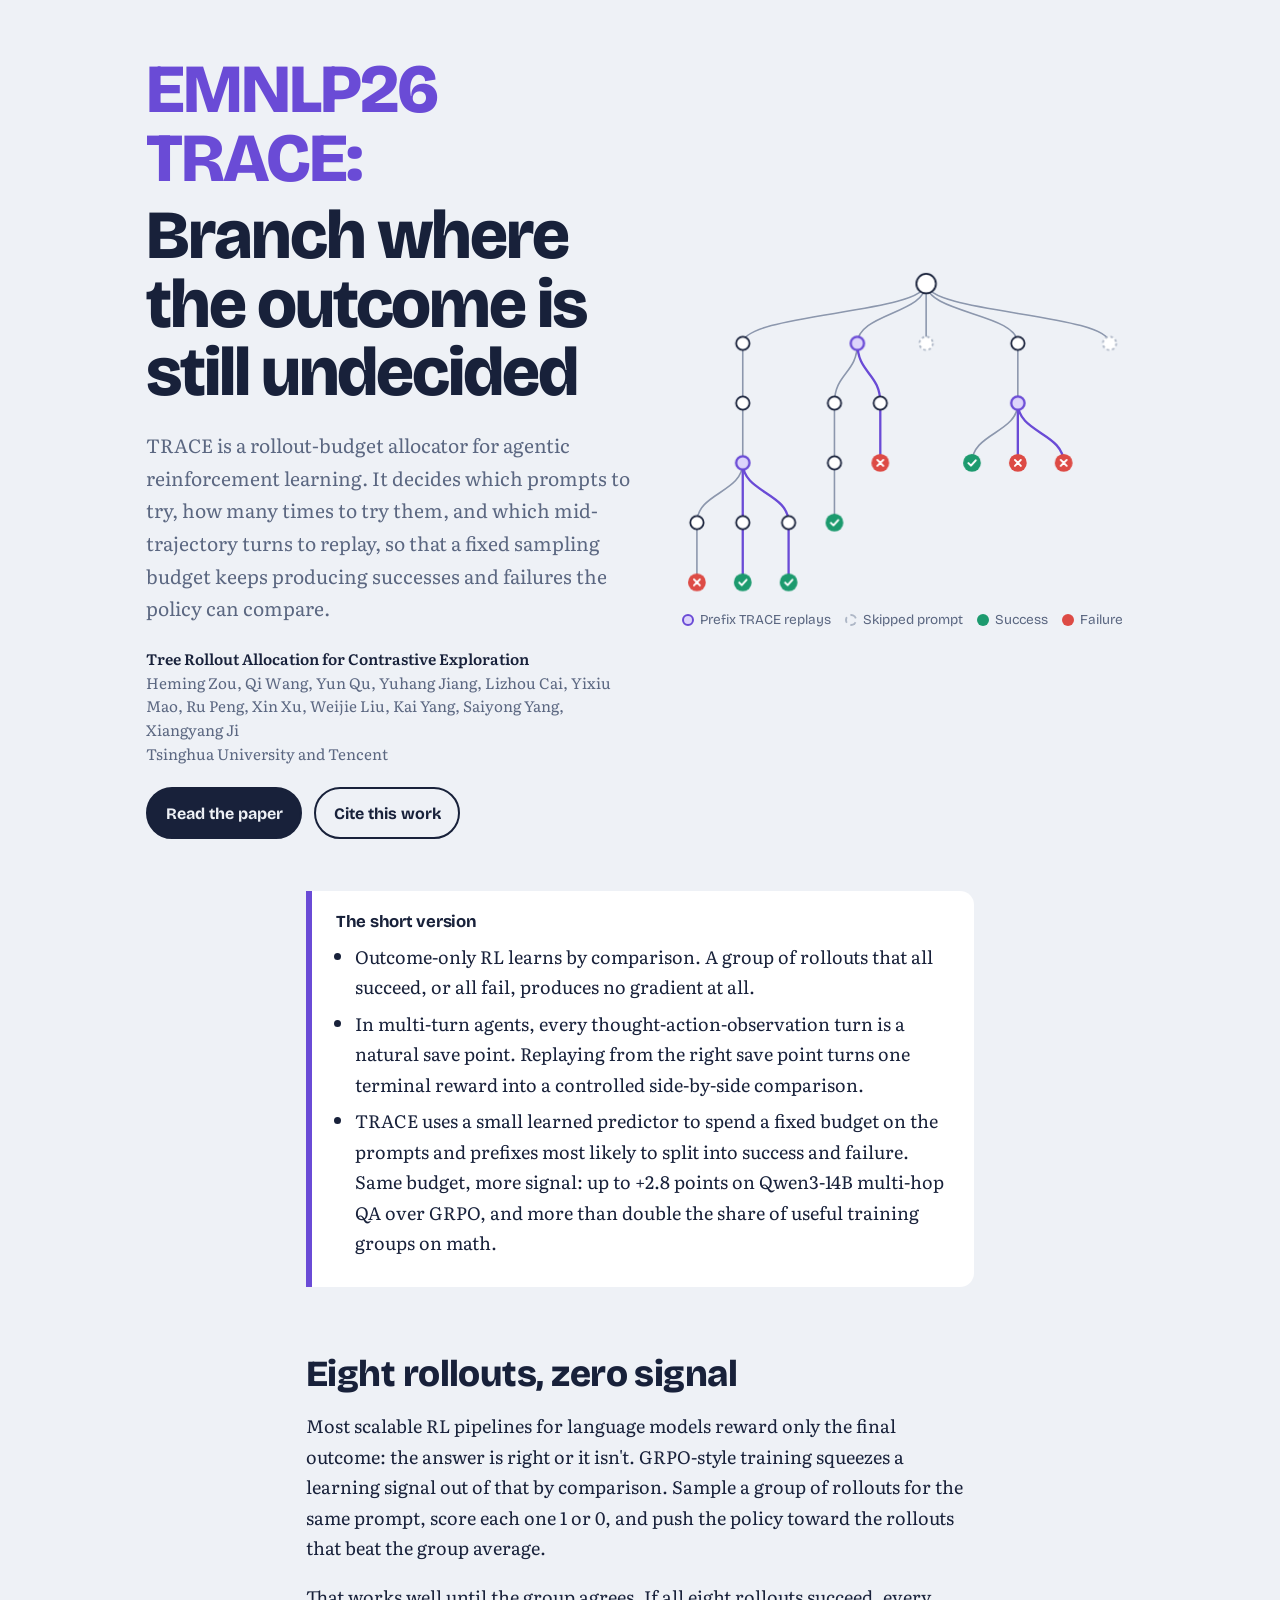
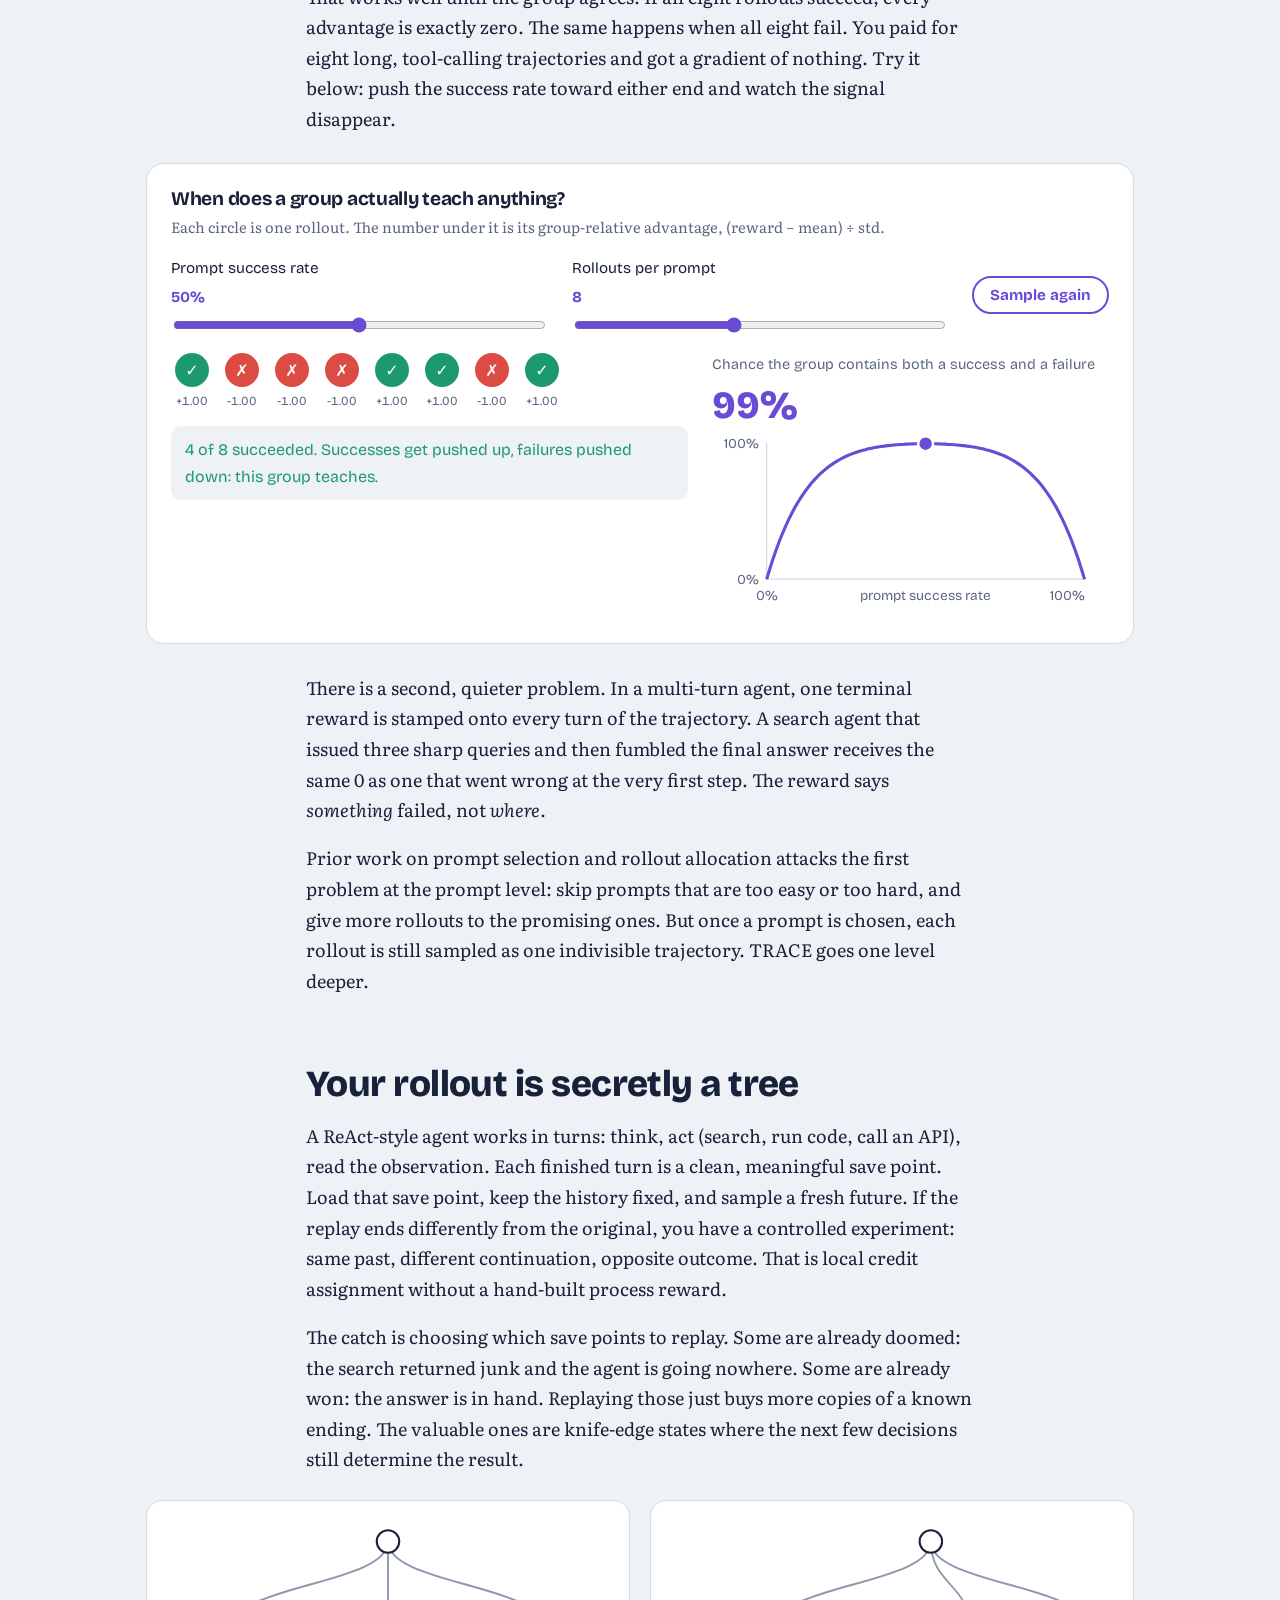
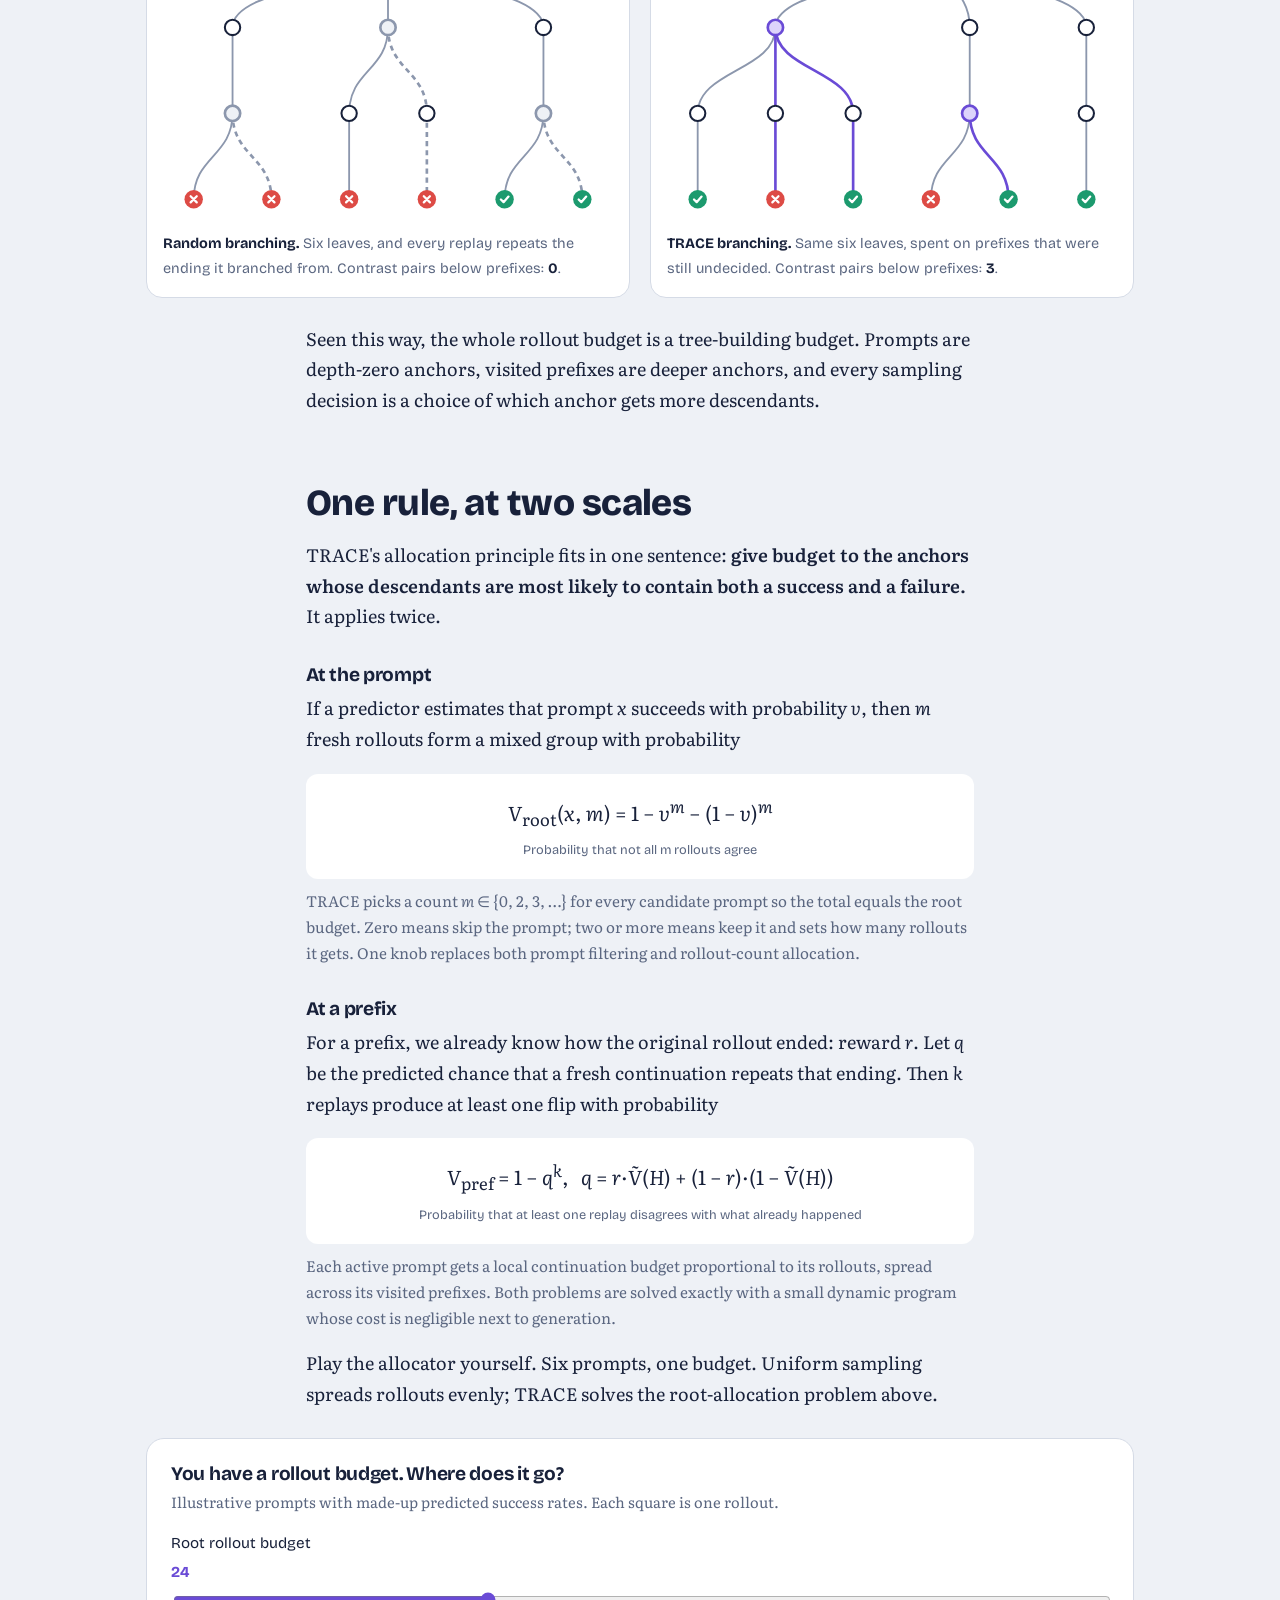
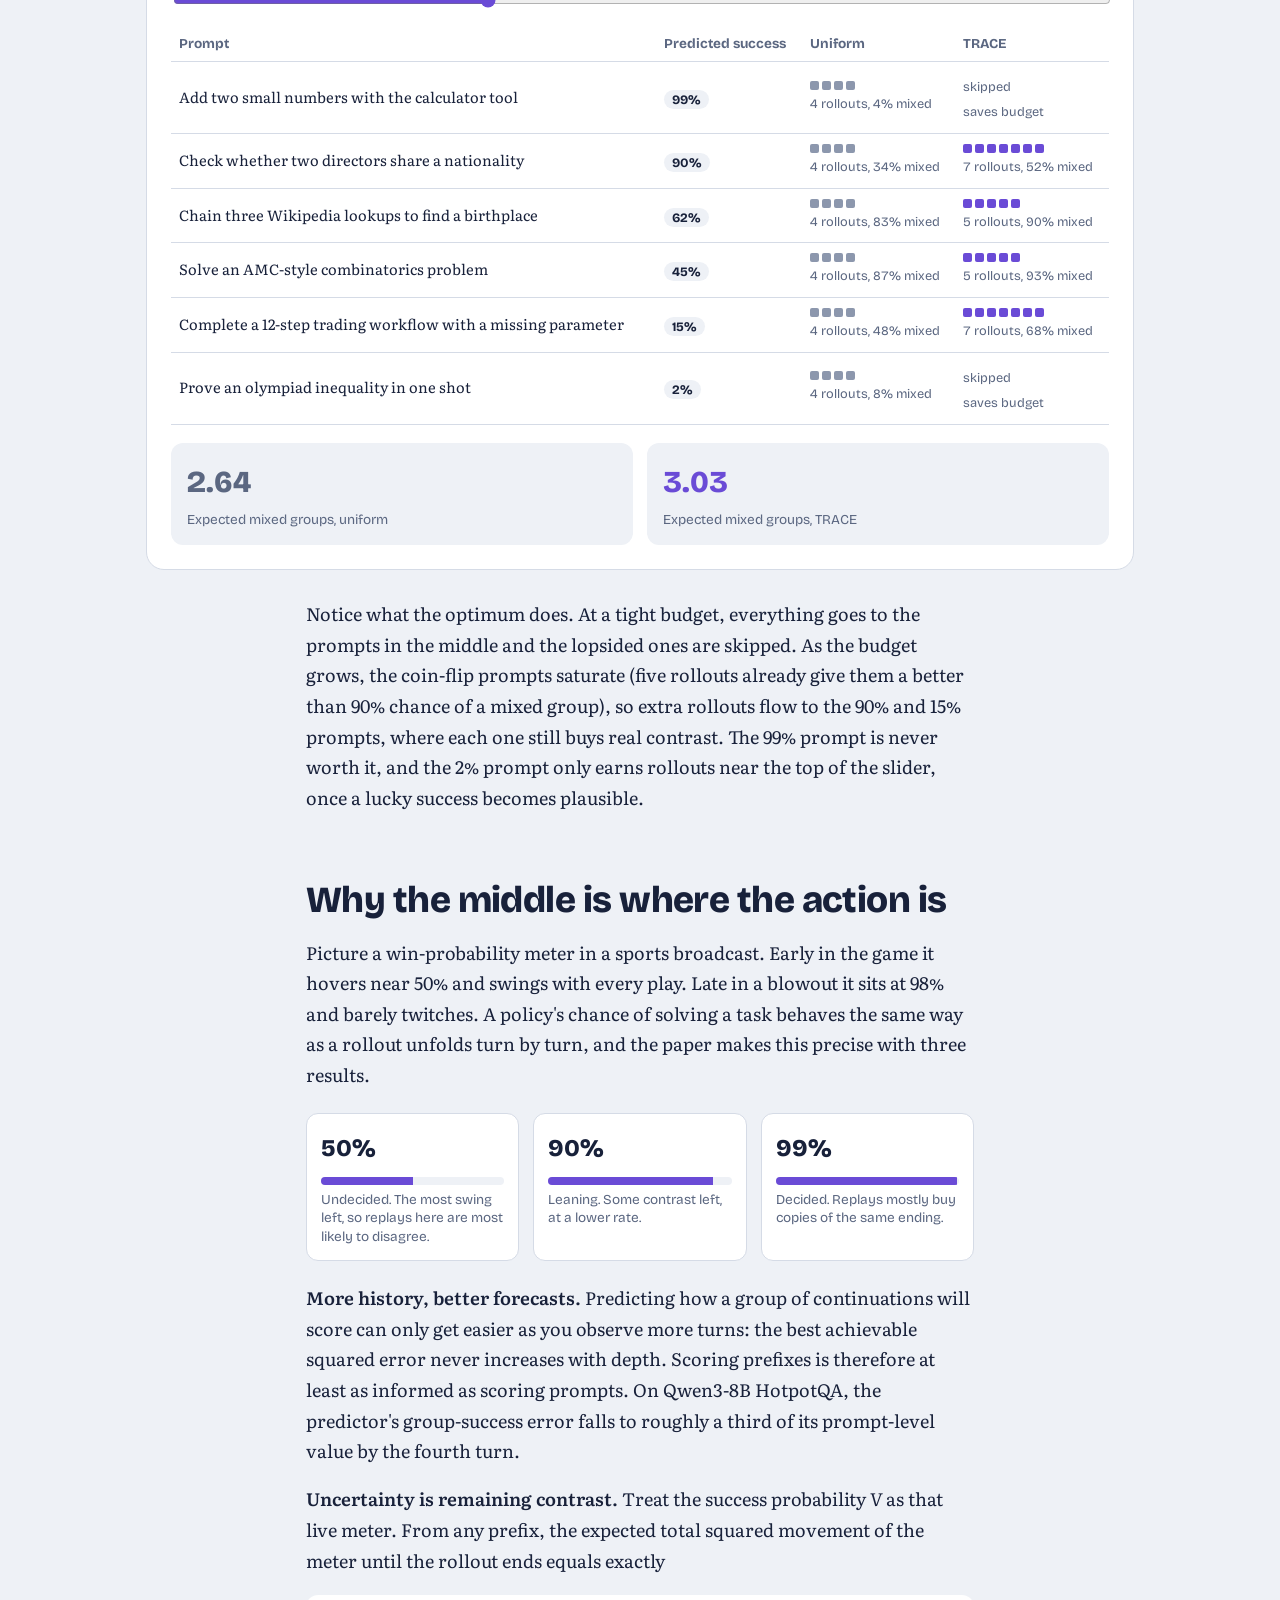
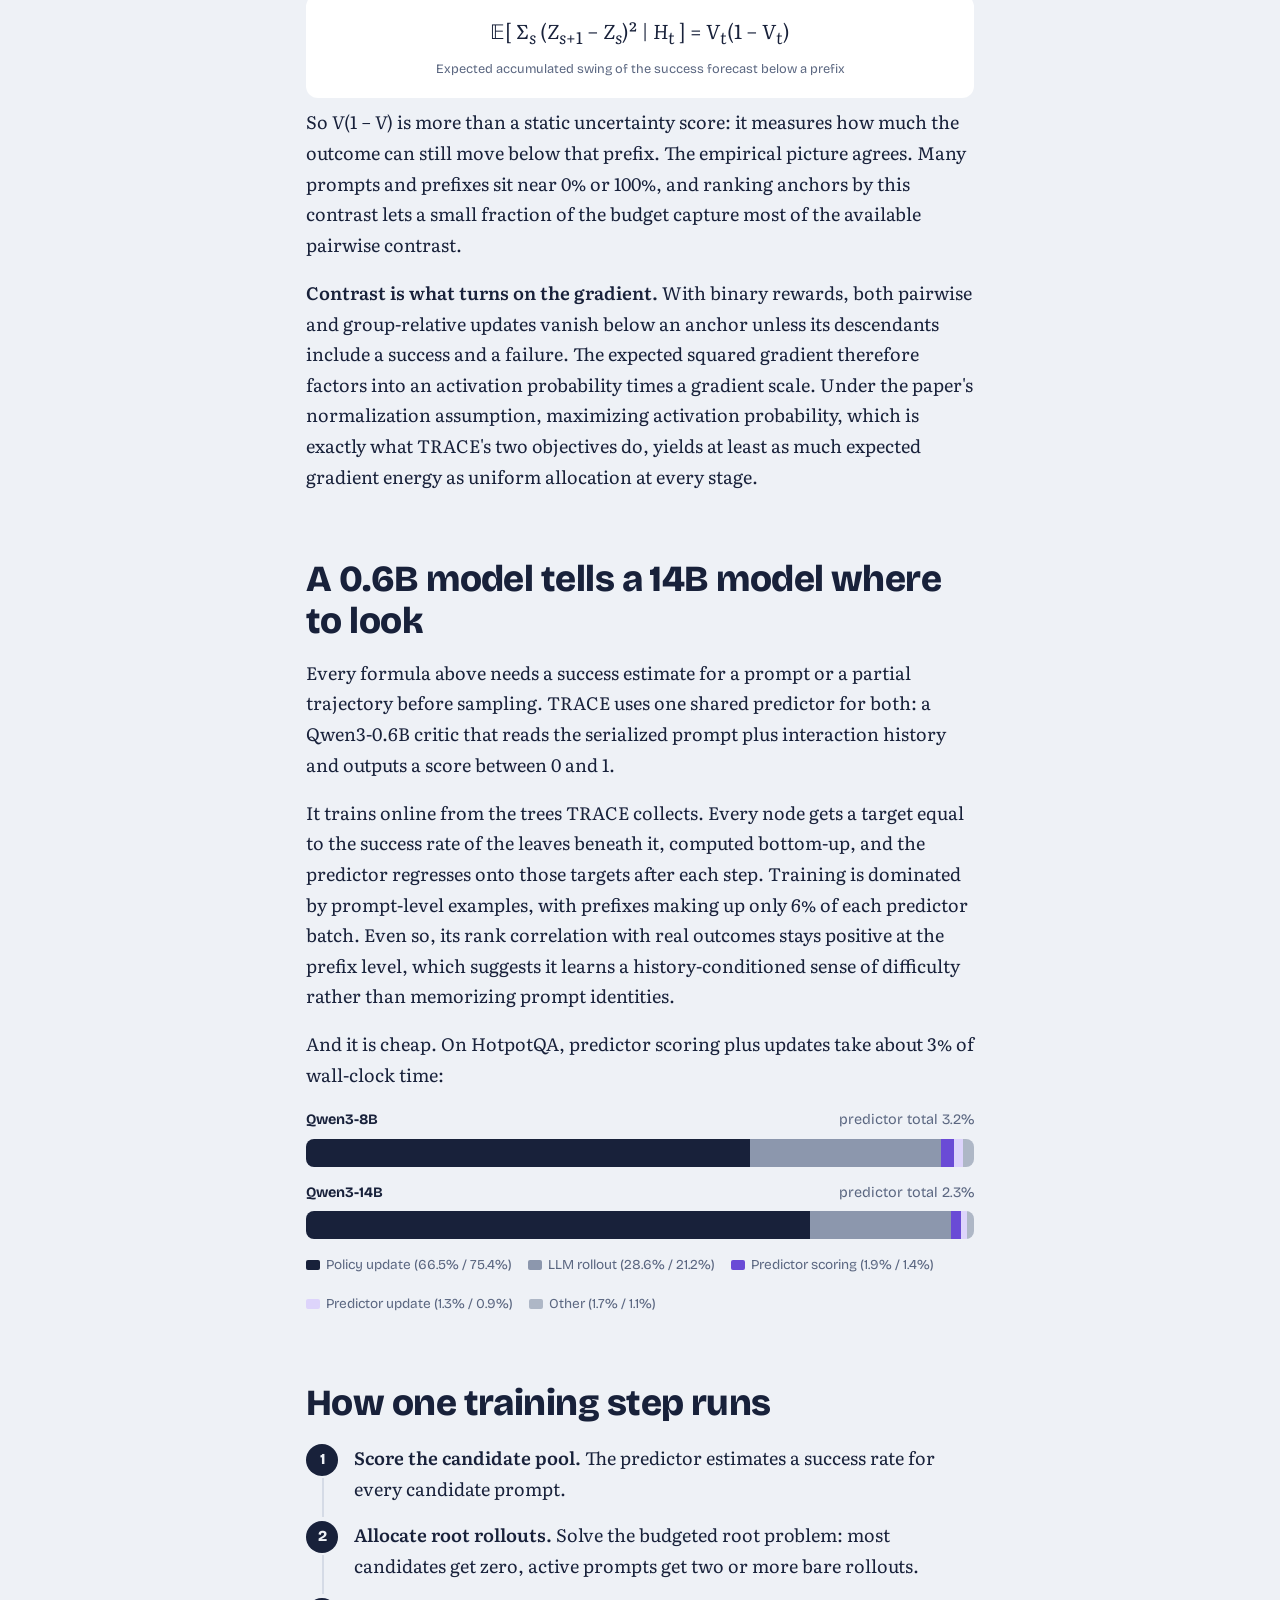
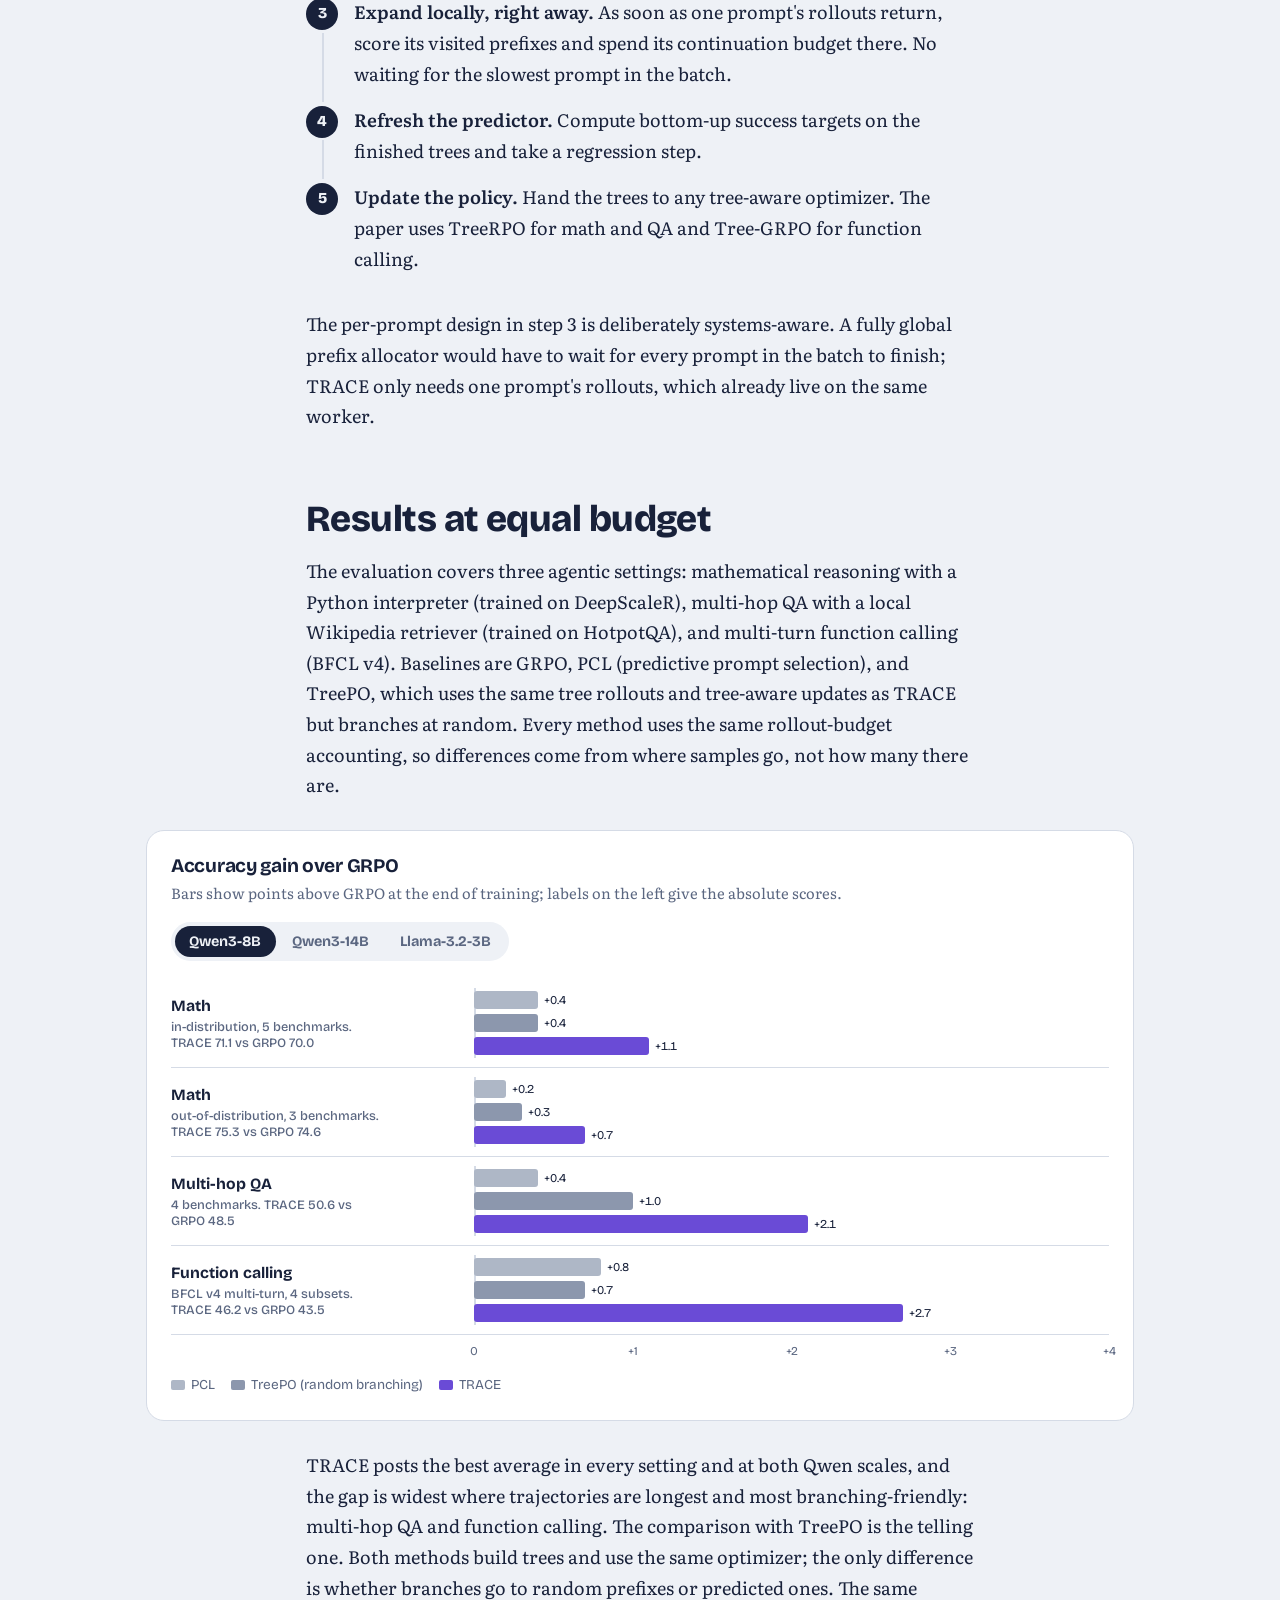
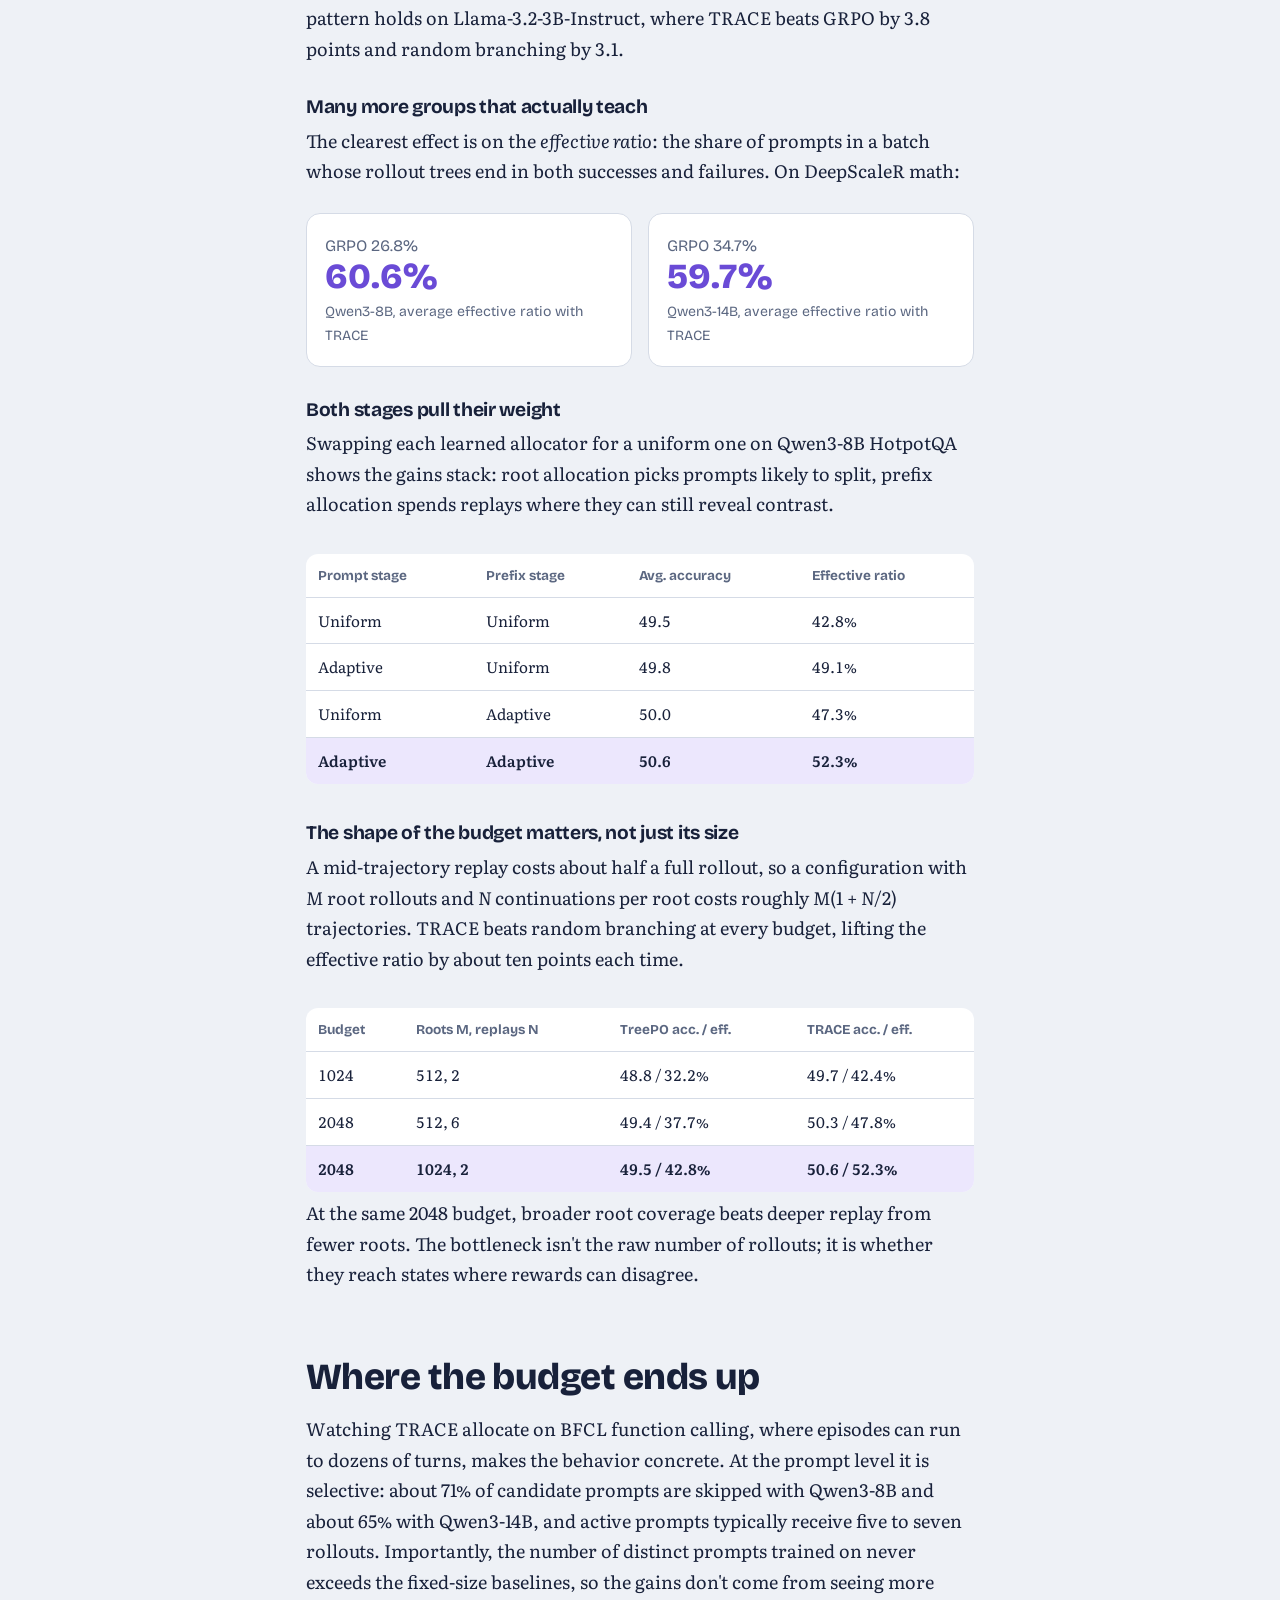
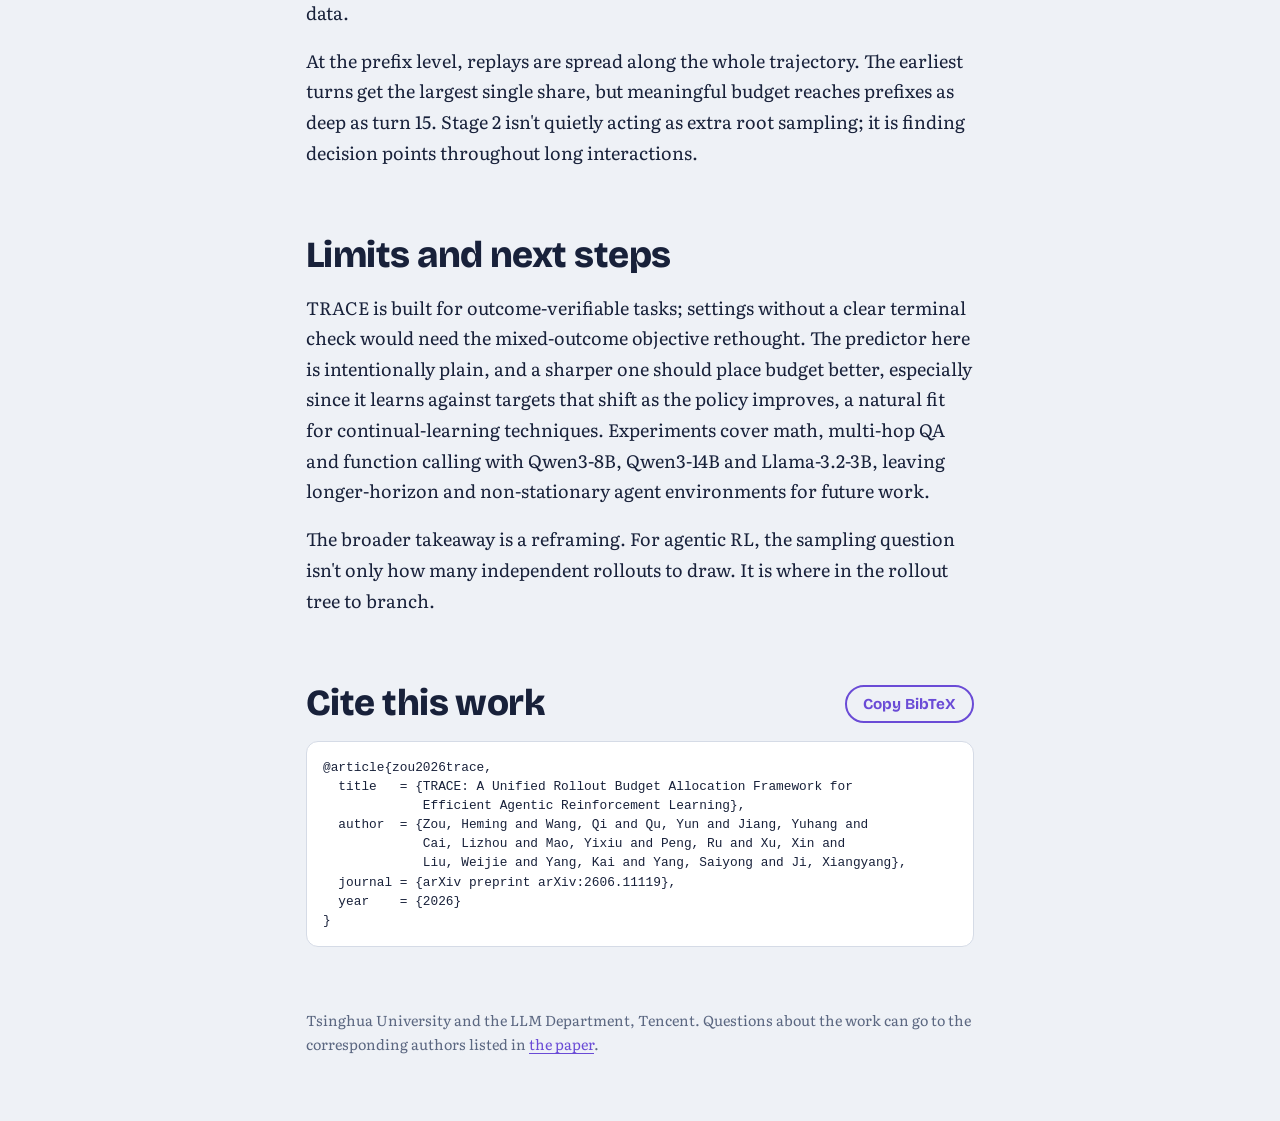
<file: blogs/trace-blog.html>
<!DOCTYPE html>
<html lang="en">
<head>
<meta charset="utf-8">
<meta name="viewport" content="width=device-width, initial-scale=1">
<title>EMNLP26 TRACE: Branch Where It Counts</title>
<meta name="description" content="TRACE is a rollout-budget allocation framework for agentic RL: it decides which prompts to sample, how many times, and which mid-trajectory turns to replay, so outcome-only rewards produce more contrast.">
<link rel="preconnect" href="https://fonts.googleapis.com">
<link rel="preconnect" href="https://fonts.gstatic.com" crossorigin>
<link href="https://fonts.googleapis.com/css2?family=Bricolage+Grotesque:opsz,wght@12..96,500;12..96,700;12..96,800&family=Literata:ital,opsz,wght@0,7..72,400;0,7..72,600;1,7..72,400&display=swap" rel="stylesheet">
<style>
:root{
  --bg:#EEF1F6; --surface:#FFFFFF; --ink:#18213A; --muted:#5B6781; --line:#D5DBE6;
  --violet:#6A4BD6; --lav:#DDD4FB; --ok:#1C9A6E; --bad:#DD4B45; --grey:#AEB7C6; --edge:#8C97AD;
  --display:"Bricolage Grotesque", "Avenir Next", system-ui, sans-serif;
  --text:"Literata", Georgia, "Times New Roman", serif;
}
@media (prefers-color-scheme: dark){
  :root:not([data-theme="light"]){
    --bg:#10151F; --surface:#182031; --ink:#E7EBF3; --muted:#9AA6BD; --line:#2A3448;
    --violet:#A08BF4; --lav:#3A2F6B; --ok:#3CC08F; --bad:#F06A62; --grey:#56627A; --edge:#6B7690;
  }
}
:root[data-theme="dark"]{
  --bg:#10151F; --surface:#182031; --ink:#E7EBF3; --muted:#9AA6BD; --line:#2A3448;
  --violet:#A08BF4; --lav:#3A2F6B; --ok:#3CC08F; --bad:#F06A62; --grey:#56627A; --edge:#6B7690;
}
*{box-sizing:border-box}
html{-webkit-text-size-adjust:100%}
body{margin:0;background:var(--bg);color:var(--ink);font-family:var(--text);font-size:18px;line-height:1.7;}
a{color:var(--violet);text-underline-offset:3px}
:focus-visible{outline:3px solid var(--violet);outline-offset:3px;border-radius:4px}

.wrap{max-width:700px;margin:0 auto;padding:0 16px}
.wide{max-width:1020px;margin:0 auto;padding:0 16px}

h1,h2,h3{font-family:var(--display);line-height:1.12;letter-spacing:-0.015em;margin:0}
h2{font-size:clamp(1.7rem,3.6vw,2.3rem);font-weight:800;margin:4.2rem 0 1rem}
h3{font-size:1.2rem;font-weight:700;margin:2rem 0 .5rem}
p{margin:0 0 1.1rem}
strong{font-weight:600}

/* Hero */
.hero{padding:56px 0 24px}
.hero-grid{display:grid;grid-template-columns:1.05fr 1fr;gap:40px;align-items:center}
.hero h1{font-size:clamp(2.4rem,6vw,4.3rem);font-weight:800;letter-spacing:-0.03em;line-height:1.0}
.hero h1 .venue{display:block;color:var(--violet);margin-bottom:.12em}
.dek{font-size:1.2rem;color:var(--muted);margin:1.3rem 0 1.4rem;max-width:34em}
.byline{font-size:.95rem;color:var(--muted);line-height:1.55}
.byline b{color:var(--ink);font-weight:600}
.actions{display:flex;gap:12px;flex-wrap:wrap;margin-top:1.4rem}
.btn{font-family:var(--display);font-weight:700;font-size:1rem;text-decoration:none;padding:.65rem 1.1rem;border-radius:999px;border:2px solid var(--ink);color:var(--ink);background:transparent}
.btn.primary{background:var(--ink);color:var(--bg)}
.btn:hover{background:var(--violet);border-color:var(--violet);color:#fff}
.hero-tree{width:100%;height:auto;display:block}
.hero-key{display:flex;gap:6px 14px;flex-wrap:wrap;font-family:var(--display);font-size:.85rem;color:var(--muted);margin-top:6px;justify-content:center}
.hero-key span{display:inline-flex;align-items:center;gap:6px}
.sw{width:12px;height:12px;border-radius:50%;display:inline-block}

/* TL;DR */
.tldr{background:var(--surface);border-left:6px solid var(--violet);padding:22px 24px;border-radius:0 14px 14px 0;margin:28px 0 0}
.tldr h3{margin:0 0 .6rem;font-size:1.05rem}
.tldr ul{margin:0;padding-left:1.2rem}
.tldr li{margin:.35rem 0}

/* Equations */
.eq{font-family:var(--text);font-size:1.25rem;text-align:center;background:var(--surface);border-radius:12px;padding:18px 16px;margin:1.2rem 0 .6rem;overflow-x:auto;white-space:nowrap}
.eq i{font-style:italic}
.eq .lbl{font-family:var(--display);font-size:.8rem;color:var(--muted);display:block;margin-top:.4rem;white-space:normal}
.gloss{font-size:.95rem;color:var(--muted)}

/* Interactive panels */
.panel{background:var(--surface);border-radius:18px;padding:24px;margin:1.8rem 0;border:1px solid var(--line)}
.panel h3{margin:0 0 .3rem}
.panel .hint{font-size:.92rem;color:var(--muted);margin:0 0 1rem}
.controls{display:flex;flex-wrap:wrap;gap:18px 28px;align-items:center;font-family:var(--display);font-size:.95rem}
.controls label{display:flex;flex-direction:column;gap:4px;min-width:200px;flex:1}
.controls output{font-weight:700;color:var(--violet)}
input[type=range]{accent-color:var(--violet);width:100%}
.ghost{font-family:var(--display);font-weight:700;font-size:.95rem;border:2px solid var(--violet);color:var(--violet);background:transparent;padding:.5rem 1rem;border-radius:999px;cursor:pointer}
.ghost:hover{background:var(--violet);color:#fff}

.groupA{display:grid;grid-template-columns:1.3fr 1fr;gap:24px;margin-top:18px;align-items:start}
.dots{display:flex;flex-wrap:wrap;gap:10px 8px}
.dot{display:flex;flex-direction:column;align-items:center;width:42px;font-family:var(--display);font-size:.78rem;color:var(--muted)}
.dot .c{width:34px;height:34px;border-radius:50%;display:grid;place-items:center;color:#fff;font-weight:800;font-size:1rem;margin-bottom:3px}
.dot.s .c{background:var(--ok)} .dot.f .c{background:var(--bad)}
.dot .a{font-variant-numeric:tabular-nums}
.dot .a.zero{color:var(--bad);font-weight:700}
.verdict{font-family:var(--display);font-size:1rem;margin-top:14px;padding:10px 14px;border-radius:10px;background:var(--bg)}
.verdict.dead{color:var(--bad)} .verdict.live{color:var(--ok)}
.bignum{font-family:var(--display);font-weight:800;font-size:2.4rem;line-height:1;color:var(--violet);font-variant-numeric:tabular-nums}
.bigcap{font-family:var(--display);font-size:.9rem;color:var(--muted);margin-bottom:8px}
.curve{width:100%;height:auto}
.curve text{font-family:var(--display);font-size:11px;fill:var(--muted)}

/* Allocation game */
.alloc{width:100%;border-collapse:collapse;margin-top:16px;font-size:.95rem}
.alloc th{font-family:var(--display);font-weight:700;font-size:.85rem;color:var(--muted);text-align:left;padding:6px 8px;border-bottom:1px solid var(--line)}
.alloc td{padding:10px 8px;border-bottom:1px solid var(--line);vertical-align:middle}
.alloc .ptxt{font-size:.92rem;line-height:1.35}
.vchip{font-family:var(--display);font-weight:700;font-size:.8rem;padding:2px 8px;border-radius:999px;background:var(--bg);white-space:nowrap}
.pips{display:flex;flex-wrap:wrap;gap:3px;max-width:190px}
.pip{width:9px;height:9px;border-radius:2px;background:var(--edge)}
.pip.t{background:var(--violet)}
.skipped{font-family:var(--display);font-size:.8rem;color:var(--muted)}
.prob{font-family:var(--display);font-size:.8rem;color:var(--muted);font-variant-numeric:tabular-nums;margin-top:3px}
.totals{display:grid;grid-template-columns:1fr 1fr;gap:14px;margin-top:18px}
.tot{border-radius:12px;padding:14px 16px;background:var(--bg);font-family:var(--display)}
.tot .n{font-size:1.9rem;font-weight:800;font-variant-numeric:tabular-nums}
.tot.u .n{color:var(--muted)} .tot.t .n{color:var(--violet)}
.tot .k{font-size:.85rem;color:var(--muted)}

/* Tree figure */
.treefig{display:grid;grid-template-columns:1fr 1fr;gap:20px;margin:1.6rem 0}
.treefig figure{margin:0;background:var(--surface);border-radius:16px;padding:16px;border:1px solid var(--line)}
.treefig figcaption{font-family:var(--display);font-size:.9rem;color:var(--muted);margin-top:8px}
.treefig figcaption b{color:var(--ink)}
.tree svg,.treefig svg{width:100%;height:auto;display:block}
.cap{font-size:.9rem;color:var(--muted);margin-top:-.4rem}

/* Win-probability meter */
.meter{display:grid;grid-template-columns:repeat(3,1fr);gap:14px;margin:1.4rem 0}
.meter > div{background:var(--surface);border-radius:12px;padding:14px;border:1px solid var(--line);font-family:var(--display)}
.meter .v{font-size:1.5rem;font-weight:800}
.meter .bar{height:8px;border-radius:4px;background:var(--bg);margin:8px 0 6px;overflow:hidden}
.meter .bar i{display:block;height:100%;background:var(--violet)}
.meter .k{font-size:.85rem;color:var(--muted);line-height:1.35}

/* Steps */
ol.steps{counter-reset:s;list-style:none;padding:0;margin:1.2rem 0}
ol.steps li{counter-increment:s;position:relative;padding:0 0 1rem 3rem}
ol.steps li::before{content:counter(s);position:absolute;left:0;top:.05rem;width:2rem;height:2rem;border-radius:50%;background:var(--ink);color:var(--bg);font-family:var(--display);font-weight:800;display:grid;place-items:center;font-size:.95rem}
ol.steps li:not(:last-child)::after{content:"";position:absolute;left:.97rem;top:2.2rem;bottom:.2rem;width:2px;background:var(--line)}

/* Results */
.seg{display:inline-flex;background:var(--bg);border-radius:999px;padding:4px;gap:2px;flex-wrap:wrap}
.seg button{font-family:var(--display);font-weight:700;font-size:.9rem;border:0;background:transparent;color:var(--muted);padding:.45rem .9rem;border-radius:999px;cursor:pointer}
.seg button[aria-pressed="true"]{background:var(--ink);color:var(--bg)}
.res{margin-top:18px}
.res-row{display:grid;grid-template-columns:210px 1fr;gap:14px;padding:12px 0;border-bottom:1px solid var(--line);align-items:center}
.res-row .d{font-family:var(--display);font-weight:700;font-size:.98rem;line-height:1.25}
.res-row .d small{display:block;font-weight:500;color:var(--muted);font-size:.8rem;margin-top:3px}
.bars{position:relative;display:flex;flex-direction:column;gap:5px}
.brow{position:relative;height:18px}
.brow .zero{position:absolute;top:-3px;bottom:-3px;width:2px;background:var(--line)}
.brow .b{position:absolute;top:0;height:100%;border-radius:3px}
.brow .lab{position:absolute;top:0;font-family:var(--display);font-size:.75rem;line-height:18px;white-space:nowrap;font-variant-numeric:tabular-nums}
.b.pcl{background:var(--grey)} .b.tree{background:var(--edge)} .b.trace{background:var(--violet)}
.axis{display:grid;grid-template-columns:210px 1fr;gap:14px;margin-top:6px}
.axis .ticks{position:relative;height:18px;font-family:var(--display);font-size:.75rem;color:var(--muted)}
.axis .ticks span{position:absolute;transform:translateX(-50%)}
.legend{display:flex;gap:16px;flex-wrap:wrap;font-family:var(--display);font-size:.85rem;color:var(--muted);margin-top:14px}
.legend span{display:inline-flex;align-items:center;gap:6px}
.legend i{width:14px;height:10px;border-radius:2px;display:inline-block}

.callout{display:grid;grid-template-columns:repeat(2,1fr);gap:16px;margin:1.6rem 0}
.callout > div{background:var(--surface);border-radius:14px;padding:18px;border:1px solid var(--line)}
.callout .from{font-family:var(--display);font-size:1rem;color:var(--muted)}
.callout .to{font-family:var(--display);font-size:2.2rem;font-weight:800;color:var(--violet);line-height:1.05}
.callout .k{font-family:var(--display);font-size:.88rem;color:var(--muted);margin-top:4px}

table.data{width:100%;border-collapse:collapse;font-size:.95rem;margin:1rem 0 .4rem;background:var(--surface);border-radius:12px;overflow:hidden}
table.data th{font-family:var(--display);font-size:.85rem;color:var(--muted);text-align:left;padding:10px 12px;font-weight:700;border-bottom:1px solid var(--line)}
table.data td{padding:10px 12px;border-bottom:1px solid var(--line);font-variant-numeric:tabular-nums}
table.data tr:last-child td{border-bottom:0}
table.data tr.hl td{background:color-mix(in srgb, var(--lav) 55%, transparent);font-weight:600}
.tablewrap{overflow-x:auto}

/* Stacked time bar */
.stack{display:flex;height:28px;border-radius:8px;overflow:hidden;margin:6px 0 14px}
.stack i{display:block;height:100%}
.stacklab{font-family:var(--display);font-size:.9rem;display:flex;justify-content:space-between;color:var(--muted)}
.stacklab b{color:var(--ink)}

pre.bib{background:var(--surface);border:1px solid var(--line);border-radius:12px;padding:16px;font-size:.8rem;line-height:1.5;overflow-x:auto;white-space:pre}
.bibhead{display:flex;justify-content:space-between;align-items:center;gap:12px;flex-wrap:wrap;margin:4.2rem 0 1rem}
.bibhead h2{margin:0}
footer{padding:48px 0 64px;color:var(--muted);font-size:.9rem}

@media (max-width:860px){
  .hero-grid{grid-template-columns:1fr;gap:18px}
  .groupA{grid-template-columns:1fr}
  .treefig{grid-template-columns:1fr}
}
@media (max-width:600px){
  body{font-size:17px}
  .panel{padding:18px 14px}
  .res-row,.axis{grid-template-columns:1fr}
  .axis > div:first-child{display:none}
  .meter{grid-template-columns:1fr}
  .eq{white-space:normal;font-size:1.1rem}
  .callout{grid-template-columns:1fr}
  .totals{grid-template-columns:1fr}
  .alloc th:nth-child(1),.alloc td:nth-child(1){max-width:130px}
  .pips{max-width:110px}
}

/* One orchestrated moment: the hero tree grows on load */
.grow-edge{stroke-dasharray:1;stroke-dashoffset:1;animation:draw .55s ease-out forwards;animation-delay:var(--d)}
@keyframes draw{to{stroke-dashoffset:0}}
.grow-node{opacity:0;transform-box:fill-box;transform-origin:center;transform:scale(.3);animation:pop .35s cubic-bezier(.3,1.5,.6,1) forwards;animation-delay:var(--d)}
@keyframes pop{to{opacity:1;transform:scale(1)}}
@media (prefers-reduced-motion: reduce){
  .grow-edge{animation:none;stroke-dashoffset:0}
  .grow-node{animation:none;opacity:1;transform:none}
}
</style>
</head>
<body>

<header class="hero">
  <div class="wide hero-grid">
    <div>
      <h1><span class="venue">EMNLP26 TRACE:</span> Branch where the outcome is still undecided</h1>
      <p class="dek">TRACE is a rollout-budget allocator for agentic reinforcement learning. It decides which prompts to try, how many times to try them, and which mid-trajectory turns to replay, so that a fixed sampling budget keeps producing successes and failures the policy can compare.</p>
      <p class="byline"><b>Tree Rollout Allocation for Contrastive Exploration</b><br>
      Heming Zou, Qi Wang, Yun Qu, Yuhang Jiang, Lizhou Cai, Yixiu Mao, Ru Peng, Xin Xu, Weijie Liu, Kai Yang, Saiyong Yang, Xiangyang Ji<br>
      Tsinghua University and Tencent</p>
      <div class="actions">
        <a class="btn primary" href="https://arxiv.org/abs/2606.11119">Read the paper</a>
        <a class="btn" href="#cite">Cite this work</a>
      </div>
    </div>
    <div>
      <svg id="heroTree" class="hero-tree" viewBox="0 0 520 380" role="img" aria-label="A rollout tree growing from a batch of candidate prompts. Two prompts are skipped; highlighted prefixes receive extra branches whose leaves end in a mix of successes and failures."></svg>
      <div class="hero-key">
        <span><i class="sw" style="background:var(--lav);border:2px solid var(--violet)"></i>Prefix TRACE replays</span>
        <span><i class="sw" style="border:2px dashed var(--grey)"></i>Skipped prompt</span>
        <span><i class="sw" style="background:var(--ok)"></i>Success</span>
        <span><i class="sw" style="background:var(--bad)"></i>Failure</span>
      </div>
    </div>
  </div>
</header>

<main>
<div class="wrap">
  <div class="tldr">
    <h3>The short version</h3>
    <ul>
      <li>Outcome-only RL learns by comparison. A group of rollouts that all succeed, or all fail, produces no gradient at all.</li>
      <li>In multi-turn agents, every thought-action-observation turn is a natural save point. Replaying from the right save point turns one terminal reward into a controlled side-by-side comparison.</li>
      <li>TRACE uses a small learned predictor to spend a fixed budget on the prompts and prefixes most likely to split into success and failure. Same budget, more signal: up to +2.8 points on Qwen3-14B multi-hop QA over GRPO, and more than double the share of useful training groups on math.</li>
    </ul>
  </div>

  <h2>Eight rollouts, zero signal</h2>
  <p>Most scalable RL pipelines for language models reward only the final outcome: the answer is right or it isn't. GRPO-style training squeezes a learning signal out of that by comparison. Sample a group of rollouts for the same prompt, score each one 1 or 0, and push the policy toward the rollouts that beat the group average.</p>
  <p>That works well until the group agrees. If all eight rollouts succeed, every advantage is exactly zero. The same happens when all eight fail. You paid for eight long, tool-calling trajectories and got a gradient of nothing. Try it below: push the success rate toward either end and watch the signal disappear.</p>
</div>

<div class="wide">
  <section class="panel" aria-labelledby="wa">
    <h3 id="wa">When does a group actually teach anything?</h3>
    <p class="hint">Each circle is one rollout. The number under it is its group-relative advantage, (reward − mean) ÷ std.</p>
    <div class="controls">
      <label>Prompt success rate <output id="pOut">50%</output>
        <input id="pIn" type="range" min="0" max="1" step="0.01" value="0.5">
      </label>
      <label>Rollouts per prompt <output id="mOut">8</output>
        <input id="mIn" type="range" min="2" max="16" step="1" value="8">
      </label>
      <button class="ghost" id="resample" type="button">Sample again</button>
    </div>
    <div class="groupA">
      <div>
        <div class="dots" id="dots" aria-live="polite"></div>
        <div class="verdict" id="verdict"></div>
      </div>
      <div>
        <div class="bigcap">Chance the group contains both a success and a failure</div>
        <div class="bignum" id="pmix">99%</div>
        <svg class="curve" id="curve" viewBox="0 0 320 150" aria-hidden="true"></svg>
      </div>
    </div>
  </section>
</div>

<div class="wrap">
  <p>There is a second, quieter problem. In a multi-turn agent, one terminal reward is stamped onto every turn of the trajectory. A search agent that issued three sharp queries and then fumbled the final answer receives the same 0 as one that went wrong at the very first step. The reward says <em>something</em> failed, not <em>where</em>.</p>
  <p>Prior work on prompt selection and rollout allocation attacks the first problem at the prompt level: skip prompts that are too easy or too hard, and give more rollouts to the promising ones. But once a prompt is chosen, each rollout is still sampled as one indivisible trajectory. TRACE goes one level deeper.</p>

  <h2>Your rollout is secretly a tree</h2>
  <p>A ReAct-style agent works in turns: think, act (search, run code, call an API), read the observation. Each finished turn is a clean, meaningful save point. Load that save point, keep the history fixed, and sample a fresh future. If the replay ends differently from the original, you have a controlled experiment: same past, different continuation, opposite outcome. That is local credit assignment without a hand-built process reward.</p>
  <p>The catch is choosing which save points to replay. Some are already doomed: the search returned junk and the agent is going nowhere. Some are already won: the answer is in hand. Replaying those just buys more copies of a known ending. The valuable ones are knife-edge states where the next few decisions still determine the result.</p>
</div>

<div class="wide">
  <div class="treefig">
    <figure>
      <svg id="treeU" viewBox="0 0 440 300" role="img" aria-label="Uniform branching: replays from randomly chosen prefixes all repeat the original outcome."></svg>
      <figcaption><b>Random branching.</b> Six leaves, and every replay repeats the ending it branched from. Contrast pairs below prefixes: <b id="cntU">0</b>.</figcaption>
    </figure>
    <figure>
      <svg id="treeT" viewBox="0 0 440 300" role="img" aria-label="TRACE branching: replays from selected prefixes split into success and failure."></svg>
      <figcaption><b>TRACE branching.</b> Same six leaves, spent on prefixes that were still undecided. Contrast pairs below prefixes: <b id="cntT">0</b>.</figcaption>
    </figure>
  </div>
</div>

<div class="wrap">
  <p>Seen this way, the whole rollout budget is a tree-building budget. Prompts are depth-zero anchors, visited prefixes are deeper anchors, and every sampling decision is a choice of which anchor gets more descendants.</p>

  <h2>One rule, at two scales</h2>
  <p>TRACE's allocation principle fits in one sentence: <strong>give budget to the anchors whose descendants are most likely to contain both a success and a failure.</strong> It applies twice.</p>

  <h3>At the prompt</h3>
  <p>If a predictor estimates that prompt <i>x</i> succeeds with probability <i>v</i>, then <i>m</i> fresh rollouts form a mixed group with probability</p>
  <div class="eq"><i>V</i><sub>root</sub>(<i>x</i>, <i>m</i>) = 1 − <i>v</i><sup><i>m</i></sup> − (1 − <i>v</i>)<sup><i>m</i></sup>
    <span class="lbl">Probability that not all m rollouts agree</span></div>
  <p class="gloss">TRACE picks a count <i>m</i> ∈ {0, 2, 3, …} for every candidate prompt so the total equals the root budget. Zero means skip the prompt; two or more means keep it and sets how many rollouts it gets. One knob replaces both prompt filtering and rollout-count allocation.</p>

  <h3>At a prefix</h3>
  <p>For a prefix, we already know how the original rollout ended: reward <i>r</i>. Let <i>q</i> be the predicted chance that a fresh continuation repeats that ending. Then <i>k</i> replays produce at least one flip with probability</p>
  <div class="eq"><i>V</i><sub>pref</sub> = 1 − <i>q</i><sup><i>k</i></sup>,&nbsp;&nbsp; <i>q</i> = <i>r</i>·<i>Ṽ</i>(<i>H</i>) + (1 − <i>r</i>)·(1 − <i>Ṽ</i>(<i>H</i>))
    <span class="lbl">Probability that at least one replay disagrees with what already happened</span></div>
  <p class="gloss">Each active prompt gets a local continuation budget proportional to its rollouts, spread across its visited prefixes. Both problems are solved exactly with a small dynamic program whose cost is negligible next to generation.</p>

  <p>Play the allocator yourself. Six prompts, one budget. Uniform sampling spreads rollouts evenly; TRACE solves the root-allocation problem above.</p>
</div>

<div class="wide">
  <section class="panel" aria-labelledby="wb">
    <h3 id="wb">You have a rollout budget. Where does it go?</h3>
    <p class="hint">Illustrative prompts with made-up predicted success rates. Each square is one rollout.</p>
    <div class="controls">
      <label>Root rollout budget <output id="bOut">24</output>
        <input id="bIn" type="range" min="12" max="48" step="6" value="24">
      </label>
    </div>
    <div class="tablewrap">
    <table class="alloc">
      <thead><tr><th>Prompt</th><th>Predicted success</th><th>Uniform</th><th>TRACE</th></tr></thead>
      <tbody id="allocBody"></tbody>
    </table>
    </div>
    <div class="totals">
      <div class="tot u"><div class="n" id="totU">0</div><div class="k">Expected mixed groups, uniform</div></div>
      <div class="tot t"><div class="n" id="totT">0</div><div class="k">Expected mixed groups, TRACE</div></div>
    </div>
  </section>
</div>

<div class="wrap">
  <p>Notice what the optimum does. At a tight budget, everything goes to the prompts in the middle and the lopsided ones are skipped. As the budget grows, the coin-flip prompts saturate (five rollouts already give them a better than 90% chance of a mixed group), so extra rollouts flow to the 90% and 15% prompts, where each one still buys real contrast. The 99% prompt is never worth it, and the 2% prompt only earns rollouts near the top of the slider, once a lucky success becomes plausible.</p>

  <h2>Why the middle is where the action is</h2>
  <p>Picture a win-probability meter in a sports broadcast. Early in the game it hovers near 50% and swings with every play. Late in a blowout it sits at 98% and barely twitches. A policy's chance of solving a task behaves the same way as a rollout unfolds turn by turn, and the paper makes this precise with three results.</p>

  <div class="meter" aria-hidden="true">
    <div><div class="v">50%</div><div class="bar"><i style="width:50%"></i></div><div class="k">Undecided. The most swing left, so replays here are most likely to disagree.</div></div>
    <div><div class="v">90%</div><div class="bar"><i style="width:90%"></i></div><div class="k">Leaning. Some contrast left, at a lower rate.</div></div>
    <div><div class="v">99%</div><div class="bar"><i style="width:99%"></i></div><div class="k">Decided. Replays mostly buy copies of the same ending.</div></div>
  </div>

  <p><strong>More history, better forecasts.</strong> Predicting how a group of continuations will score can only get easier as you observe more turns: the best achievable squared error never increases with depth. Scoring prefixes is therefore at least as informed as scoring prompts. On Qwen3-8B HotpotQA, the predictor's group-success error falls to roughly a third of its prompt-level value by the fourth turn.</p>
  <p><strong>Uncertainty is remaining contrast.</strong> Treat the success probability <i>V</i> as that live meter. From any prefix, the expected total squared movement of the meter until the rollout ends equals exactly</p>
  <div class="eq">𝔼[ Σ<sub><i>s</i></sub> (<i>Z</i><sub><i>s</i>+1</sub> − <i>Z</i><sub><i>s</i></sub>)² | <i>H</i><sub><i>t</i></sub> ] = <i>V</i><sub><i>t</i></sub>(1 − <i>V</i><sub><i>t</i></sub>)
    <span class="lbl">Expected accumulated swing of the success forecast below a prefix</span></div>
  <p>So <i>V</i>(1 − <i>V</i>) is more than a static uncertainty score: it measures how much the outcome can still move below that prefix. The empirical picture agrees. Many prompts and prefixes sit near 0% or 100%, and ranking anchors by this contrast lets a small fraction of the budget capture most of the available pairwise contrast.</p>
  <p><strong>Contrast is what turns on the gradient.</strong> With binary rewards, both pairwise and group-relative updates vanish below an anchor unless its descendants include a success and a failure. The expected squared gradient therefore factors into an activation probability times a gradient scale. Under the paper's normalization assumption, maximizing activation probability, which is exactly what TRACE's two objectives do, yields at least as much expected gradient energy as uniform allocation at every stage.</p>

  <h2>A 0.6B model tells a 14B model where to look</h2>
  <p>Every formula above needs a success estimate for a prompt or a partial trajectory before sampling. TRACE uses one shared predictor for both: a Qwen3-0.6B critic that reads the serialized prompt plus interaction history and outputs a score between 0 and 1.</p>
  <p>It trains online from the trees TRACE collects. Every node gets a target equal to the success rate of the leaves beneath it, computed bottom-up, and the predictor regresses onto those targets after each step. Training is dominated by prompt-level examples, with prefixes making up only 6% of each predictor batch. Even so, its rank correlation with real outcomes stays positive at the prefix level, which suggests it learns a history-conditioned sense of difficulty rather than memorizing prompt identities.</p>
  <p>And it is cheap. On HotpotQA, predictor scoring plus updates take about 3% of wall-clock time:</p>

  <div aria-label="Training time breakdown">
    <div class="stacklab"><b>Qwen3-8B</b><span>predictor total 3.2%</span></div>
    <div class="stack" id="stack8"></div>
    <div class="stacklab"><b>Qwen3-14B</b><span>predictor total 2.3%</span></div>
    <div class="stack" id="stack14"></div>
    <div class="legend" id="stackLegend"></div>
  </div>

  <h2>How one training step runs</h2>
  <ol class="steps">
    <li><strong>Score the candidate pool.</strong> The predictor estimates a success rate for every candidate prompt.</li>
    <li><strong>Allocate root rollouts.</strong> Solve the budgeted root problem: most candidates get zero, active prompts get two or more bare rollouts.</li>
    <li><strong>Expand locally, right away.</strong> As soon as one prompt's rollouts return, score its visited prefixes and spend its continuation budget there. No waiting for the slowest prompt in the batch.</li>
    <li><strong>Refresh the predictor.</strong> Compute bottom-up success targets on the finished trees and take a regression step.</li>
    <li><strong>Update the policy.</strong> Hand the trees to any tree-aware optimizer. The paper uses TreeRPO for math and QA and Tree-GRPO for function calling.</li>
  </ol>
  <p>The per-prompt design in step 3 is deliberately systems-aware. A fully global prefix allocator would have to wait for every prompt in the batch to finish; TRACE only needs one prompt's rollouts, which already live on the same worker.</p>

  <h2>Results at equal budget</h2>
  <p>The evaluation covers three agentic settings: mathematical reasoning with a Python interpreter (trained on DeepScaleR), multi-hop QA with a local Wikipedia retriever (trained on HotpotQA), and multi-turn function calling (BFCL v4). Baselines are GRPO, PCL (predictive prompt selection), and TreePO, which uses the same tree rollouts and tree-aware updates as TRACE but branches at random. Every method uses the same rollout-budget accounting, so differences come from where samples go, not how many there are.</p>
</div>

<div class="wide">
  <section class="panel" aria-labelledby="wr">
    <h3 id="wr">Accuracy gain over GRPO</h3>
    <p class="hint">Bars show points above GRPO at the end of training; labels on the left give the absolute scores.</p>
    <div class="seg" role="group" aria-label="Choose a policy model">
      <button type="button" data-m="Qwen3-8B" aria-pressed="true">Qwen3-8B</button>
      <button type="button" data-m="Qwen3-14B" aria-pressed="false">Qwen3-14B</button>
      <button type="button" data-m="Llama-3.2-3B" aria-pressed="false">Llama-3.2-3B</button>
    </div>
    <div class="res" id="res"></div>
    <div class="axis"><div></div><div class="ticks" id="ticks"></div></div>
    <div class="legend">
      <span><i style="background:var(--grey)"></i>PCL</span>
      <span><i style="background:var(--edge)"></i>TreePO (random branching)</span>
      <span><i style="background:var(--violet)"></i>TRACE</span>
    </div>
  </section>
</div>

<div class="wrap">
  <p>TRACE posts the best average in every setting and at both Qwen scales, and the gap is widest where trajectories are longest and most branching-friendly: multi-hop QA and function calling. The comparison with TreePO is the telling one. Both methods build trees and use the same optimizer; the only difference is whether branches go to random prefixes or predicted ones. The same pattern holds on Llama-3.2-3B-Instruct, where TRACE beats GRPO by 3.8 points and random branching by 3.1.</p>

  <h3>Many more groups that actually teach</h3>
  <p>The clearest effect is on the <em>effective ratio</em>: the share of prompts in a batch whose rollout trees end in both successes and failures. On DeepScaleR math:</p>
  <div class="callout">
    <div><div class="from">GRPO 26.8%</div><div class="to">60.6%</div><div class="k">Qwen3-8B, average effective ratio with TRACE</div></div>
    <div><div class="from">GRPO 34.7%</div><div class="to">59.7%</div><div class="k">Qwen3-14B, average effective ratio with TRACE</div></div>
  </div>

  <h3>Both stages pull their weight</h3>
  <p>Swapping each learned allocator for a uniform one on Qwen3-8B HotpotQA shows the gains stack: root allocation picks prompts likely to split, prefix allocation spends replays where they can still reveal contrast.</p>
  <div class="tablewrap">
  <table class="data">
    <thead><tr><th>Prompt stage</th><th>Prefix stage</th><th>Avg. accuracy</th><th>Effective ratio</th></tr></thead>
    <tbody>
      <tr><td>Uniform</td><td>Uniform</td><td>49.5</td><td>42.8%</td></tr>
      <tr><td>Adaptive</td><td>Uniform</td><td>49.8</td><td>49.1%</td></tr>
      <tr><td>Uniform</td><td>Adaptive</td><td>50.0</td><td>47.3%</td></tr>
      <tr class="hl"><td>Adaptive</td><td>Adaptive</td><td>50.6</td><td>52.3%</td></tr>
    </tbody>
  </table>
  </div>

  <h3>The shape of the budget matters, not just its size</h3>
  <p>A mid-trajectory replay costs about half a full rollout, so a configuration with <i>M</i> root rollouts and <i>N</i> continuations per root costs roughly <i>M</i>(1 + <i>N</i>/2) trajectories. TRACE beats random branching at every budget, lifting the effective ratio by about ten points each time.</p>
  <div class="tablewrap">
  <table class="data">
    <thead><tr><th>Budget</th><th>Roots M, replays N</th><th>TreePO acc. / eff.</th><th>TRACE acc. / eff.</th></tr></thead>
    <tbody>
      <tr><td>1024</td><td>512, 2</td><td>48.8 / 32.2%</td><td>49.7 / 42.4%</td></tr>
      <tr><td>2048</td><td>512, 6</td><td>49.4 / 37.7%</td><td>50.3 / 47.8%</td></tr>
      <tr class="hl"><td>2048</td><td>1024, 2</td><td>49.5 / 42.8%</td><td>50.6 / 52.3%</td></tr>
    </tbody>
  </table>
  </div>
  <p>At the same 2048 budget, broader root coverage beats deeper replay from fewer roots. The bottleneck isn't the raw number of rollouts; it is whether they reach states where rewards can disagree.</p>

  <h2>Where the budget ends up</h2>
  <p>Watching TRACE allocate on BFCL function calling, where episodes can run to dozens of turns, makes the behavior concrete. At the prompt level it is selective: about 71% of candidate prompts are skipped with Qwen3-8B and about 65% with Qwen3-14B, and active prompts typically receive five to seven rollouts. Importantly, the number of distinct prompts trained on never exceeds the fixed-size baselines, so the gains don't come from seeing more data.</p>
  <p>At the prefix level, replays are spread along the whole trajectory. The earliest turns get the largest single share, but meaningful budget reaches prefixes as deep as turn 15. Stage 2 isn't quietly acting as extra root sampling; it is finding decision points throughout long interactions.</p>

  <h2>Limits and next steps</h2>
  <p>TRACE is built for outcome-verifiable tasks; settings without a clear terminal check would need the mixed-outcome objective rethought. The predictor here is intentionally plain, and a sharper one should place budget better, especially since it learns against targets that shift as the policy improves, a natural fit for continual-learning techniques. Experiments cover math, multi-hop QA and function calling with Qwen3-8B, Qwen3-14B and Llama-3.2-3B, leaving longer-horizon and non-stationary agent environments for future work.</p>
  <p>The broader takeaway is a reframing. For agentic RL, the sampling question isn't only how many independent rollouts to draw. It is where in the rollout tree to branch.</p>

  <section id="cite">
    <div class="bibhead"><h2>Cite this work</h2><button class="ghost" id="copyBib" type="button">Copy BibTeX</button></div>
<pre class="bib" id="bib">@article{zou2026trace,
  title   = {TRACE: A Unified Rollout Budget Allocation Framework for
             Efficient Agentic Reinforcement Learning},
  author  = {Zou, Heming and Wang, Qi and Qu, Yun and Jiang, Yuhang and
             Cai, Lizhou and Mao, Yixiu and Peng, Ru and Xu, Xin and
             Liu, Weijie and Yang, Kai and Yang, Saiyong and Ji, Xiangyang},
  journal = {arXiv preprint arXiv:2606.11119},
  year    = {2026}
}</pre>
  </section>
</div>
</main>

<footer>
  <div class="wrap">Tsinghua University and the LLM Department, Tencent. Questions about the work can go to the corresponding authors listed in <a href="https://arxiv.org/abs/2606.11119">the paper</a>.</div>
</footer>

<script>
(function(){
  const NS = "http://www.w3.org/2000/svg";
  const el = (tag, attrs, parent) => { const e = document.createElementNS(NS, tag); for (const k in attrs) e.setAttribute(k, attrs[k]); if (parent) parent.appendChild(e); return e; };

  /* ---------- Tree renderer ---------- */
  // node: {sel, skip, n (new branch), r (leaf reward 1/0), c:[children]}
  function layout(node, depth, st){
    node.d = depth; st.maxD = Math.max(st.maxD, depth);
    if (!node.c){ node.x = st.i++; return; }
    node.c.forEach(ch => layout(ch, depth + 1, st));
    node.x = (node.c[0].x + node.c[node.c.length - 1].x) / 2;
  }
  function renderTree(svg, tree, o){
    const vb = svg.viewBox.baseVal, W = vb.width, H = vb.height;
    const st = {i:0, maxD:0}; layout(tree, 0, st);
    const px = o.padX || 30, py = o.padY || 24;
    const sx = x => px + x * (W - 2*px) / Math.max(1, st.i - 1);
    const sy = d => py + d * (H - 2*py) / Math.max(1, st.maxD);
    const gE = el("g", {}, svg), gN = el("g", {}, svg);
    const step = o.animate ? 0.28 : 0;
    (function walk(n){
      const x = sx(n.x), y = sy(n.d);
      if (n.c) n.c.forEach(ch => {
        const cx = sx(ch.x), cy = sy(ch.d), my = (y + cy) / 2;
        const newEdge = ch.n;
        const p = el("path", {
          d:`M${x},${y} C${x},${my} ${cx},${my} ${cx},${cy}`,
          fill:"none",
          stroke: newEdge ? (o.newColor || "var(--violet)") : "var(--edge)",
          "stroke-width": newEdge ? 2.6 : 1.8,
          "stroke-dasharray": (newEdge && o.dashNew) ? "5 4" : null,
          pathLength: o.animate ? 1 : null
        }, gE);
        if (!(newEdge && o.dashNew)) p.removeAttribute("stroke-dasharray");
        if (!o.animate) p.removeAttribute("pathLength");
        if (o.animate){ p.classList.add("grow-edge"); p.style.setProperty("--d", (0.15 + n.d*step) + "s"); }
        walk(ch);
      });
      const outer = el("g", {transform:`translate(${x},${y})`}, gN);
      const g = el("g", {}, outer);
      if (o.animate){ g.classList.add("grow-node"); g.style.setProperty("--d", (0.15 + n.d*step + (n.d ? 0.2 : 0)) + "s"); }
      if (!n.c && n.skip){
        el("circle", {r:7.5, fill:"var(--surface)", stroke:"var(--grey)", "stroke-width":2, "stroke-dasharray":"3 3"}, g);
      } else if (!n.c){
        el("circle", {r: o.leafR || 9, fill: n.r ? "var(--ok)" : "var(--bad)"}, g);
        const s = (o.leafR || 9) / 9;
        el("path", {d: n.r ? `M${-3.6*s},${0.2*s} L${-1*s},${2.8*s} L${3.8*s},${-2.6*s}` : `M${-3*s},${-3*s} L${3*s},${3*s} M${3*s},${-3*s} L${-3*s},${3*s}`,
          stroke:"#fff", "stroke-width":2.2, fill:"none", "stroke-linecap":"round", "stroke-linejoin":"round"}, g);
      } else {
        const r = n.d === 0 ? 11 : 7.5;
        let fill = "var(--surface)", stroke = "var(--ink)";
        if (n.sel){ fill = o.selFill || "var(--lav)"; stroke = o.selStroke || "var(--violet)"; }
        if (n.skip){ fill = "var(--surface)"; stroke = "var(--grey)"; }
        el("circle", {r, fill, stroke, "stroke-width": n.sel ? 2.6 : 2}, g);
      }
    })(tree);
  }
  function leaves(n){ return n.c ? n.c.flatMap(leaves) : [n.r]; }
  function prefixPairs(n, isRoot){
    if (!n.c) return 0;
    let tot = 0;
    if (!isRoot && n.c.length > 1){
      const L = n.c.map(leaves);
      for (let a = 0; a < L.length; a++) for (let b = a+1; b < L.length; b++)
        for (const x of L[a]) for (const y of L[b]) if (x !== y) tot++;
    }
    return tot + n.c.reduce((s, ch) => s + prefixPairs(ch, false), 0);
  }

  const L = (r, n) => ({r, n});
  const hero = {c:[
    {c:[{c:[{sel:true, c:[{c:[L(0)]}, {n:1, c:[L(1,1)]}, {n:1, c:[L(1,1)]}]}]}]},
    {sel:true, c:[{c:[{c:[L(1)]}]}, {n:1, c:[L(0,1)]}]},
    {skip:true},
    {c:[{sel:true, c:[L(1), L(0,1), L(0,1)]}]},
    {skip:true}
  ]};
  renderTree(document.getElementById("heroTree"), hero, {animate:true, padX:28, padY:22, leafR:10});

  const treeU = {c:[
    {c:[{sel:true, selFill:"", c:[L(0), L(0,1)]}]},
    {sel:true, c:[{c:[L(0)]}, {n:1, c:[L(0,1)]}]},
    {c:[{sel:true, c:[L(1), L(1,1)]}]}
  ]};
  const treeT = {c:[
    {sel:true, c:[{c:[L(1)]}, {n:1, c:[L(0,1)]}, {n:1, c:[L(1,1)]}]},
    {c:[{sel:true, c:[L(0), L(1,1)]}]},
    {c:[{c:[L(1)]}]}
  ]};
  renderTree(document.getElementById("treeU"), treeU, {newColor:"var(--edge)", dashNew:true, selFill:"var(--bg)", selStroke:"var(--edge)"});
  renderTree(document.getElementById("treeT"), treeT, {});
  document.getElementById("cntU").textContent = prefixPairs(treeU, true);
  document.getElementById("cntT").textContent = prefixPairs(treeT, true);

  /* ---------- Widget A: zero-signal groups ---------- */
  const pIn = document.getElementById("pIn"), mIn = document.getElementById("mIn");
  const dotsEl = document.getElementById("dots"), verdict = document.getElementById("verdict");
  const curve = document.getElementById("curve");
  const mix = (p, m) => 1 - Math.pow(p, m) - Math.pow(1 - p, m);
  const numWords = ["zero","one","two","three","four","five","six","seven","eight","nine","ten","eleven","twelve","thirteen","fourteen","fifteen","sixteen"];

  function sample(){
    const p = +pIn.value, m = +mIn.value;
    const rs = Array.from({length:m}, () => Math.random() < p ? 1 : 0);
    const mean = rs.reduce((a,b)=>a+b,0) / m;
    const sd = Math.sqrt(rs.reduce((a,b)=>a+(b-mean)**2,0) / m);
    dotsEl.innerHTML = "";
    rs.forEach(r => {
      const adv = sd === 0 ? 0 : (r - mean) / sd;
      const d = document.createElement("div");
      d.className = "dot " + (r ? "s" : "f");
      d.innerHTML = `<span class="c">${r ? "✓" : "✗"}</span><span class="a ${sd===0?"zero":""}">${sd===0 ? "0" : (adv>0?"+":"")+adv.toFixed(2)}</span>`;
      d.setAttribute("aria-label", (r ? "success" : "failure") + ", advantage " + adv.toFixed(2));
      dotsEl.appendChild(d);
    });
    const w = numWords[m] || m;
    if (sd === 0){
      verdict.className = "verdict dead";
      verdict.textContent = `All ${w} rollouts ${rs[0] ? "succeeded" : "failed"}. Every advantage is zero, so this group adds nothing to the update.`;
    } else {
      const k = rs.filter(x=>x).length;
      verdict.className = "verdict live";
      verdict.textContent = `${k} of ${m} succeeded. Successes get pushed up, failures pushed down: this group teaches.`;
    }
  }
  function drawCurve(){
    const p = +pIn.value, m = +mIn.value;
    curve.innerHTML = "";
    const X = v => 44 + v * 256, Y = v => 125 - v * 110;
    el("line", {x1:X(0), y1:Y(0), x2:X(1), y2:Y(0), stroke:"var(--line)"}, curve);
    el("line", {x1:X(0), y1:Y(0), x2:X(0), y2:Y(1), stroke:"var(--line)"}, curve);
    let d = "";
    for (let i = 0; i <= 100; i++){ const x = i/100; d += (i ? "L" : "M") + X(x).toFixed(1) + "," + Y(mix(x, m)).toFixed(1); }
    el("path", {d, fill:"none", stroke:"var(--violet)", "stroke-width":2.5}, curve);
    el("circle", {cx:X(p), cy:Y(mix(p,m)), r:6, fill:"var(--violet)", stroke:"var(--surface)", "stroke-width":2}, curve);
    const t = (x,y,s,a) => { const e = el("text", {x, y, "text-anchor":a||"middle"}, curve); e.textContent = s; };
    t(X(0), 142, "0%"); t(X(1), 142, "100%", "end"); t(X(.5), 142, "prompt success rate");
    t(38, Y(1)+4, "100%", "end"); t(38, Y(0)+4, "0%", "end");
    document.getElementById("pmix").textContent = Math.round(mix(p, m)*100) + "%";
  }
  function updA(){
    document.getElementById("pOut").textContent = Math.round(pIn.value*100) + "%";
    document.getElementById("mOut").textContent = mIn.value;
    sample(); drawCurve();
  }
  pIn.addEventListener("input", updA); mIn.addEventListener("input", updA);
  document.getElementById("resample").addEventListener("click", sample);
  updA();

  /* ---------- Widget B: root allocation game ---------- */
  const prompts = [
    {t:"Add two small numbers with the calculator tool", v:0.99},
    {t:"Check whether two directors share a nationality", v:0.90},
    {t:"Chain three Wikipedia lookups to find a birthplace", v:0.62},
    {t:"Solve an AMC-style combinatorics problem", v:0.45},
    {t:"Complete a 12-step trading workflow with a missing parameter", v:0.15},
    {t:"Prove an olympiad inequality in one shot", v:0.02}
  ];
  const f = (v, m) => m < 2 ? 0 : mix(v, m);
  function solveDP(M){
    const n = prompts.length, NEG = -1e9;
    const dp = Array.from({length:n+1}, () => new Array(M+1).fill(NEG));
    const ch = Array.from({length:n+1}, () => new Array(M+1).fill(0));
    dp[0][0] = 0;
    for (let i = 1; i <= n; i++){
      for (let b = 0; b <= M; b++){
        for (let m = 0; m <= b; m++){
          if (m === 1) continue;
          const prev = dp[i-1][b-m]; if (prev <= NEG/2) continue;
          const val = prev + f(prompts[i-1].v, m);
          if (val > dp[i][b] + 1e-12){ dp[i][b] = val; ch[i][b] = m; }
        }
      }
    }
    const out = new Array(n).fill(0); let b = M;
    for (let i = n; i >= 1; i--){ out[i-1] = ch[i][b]; b -= ch[i][b]; }
    return out;
  }
  const pips = (k, cls) => k === 0 ? `<span class="skipped">skipped</span>` : `<div class="pips">${('<i class="pip '+cls+'"></i>').repeat(k)}</div>`;
  function updB(){
    const M = +document.getElementById("bIn").value;
    document.getElementById("bOut").textContent = M;
    const u = M / prompts.length, t = solveDP(M);
    let tu = 0, tt = 0, rows = "";
    prompts.forEach((p, i) => {
      const fu = f(p.v, u), ft = f(p.v, t[i]); tu += fu; tt += ft;
      rows += `<tr><td class="ptxt">${p.t}</td><td><span class="vchip">${Math.round(p.v*100)}%</span></td>
        <td>${pips(u, "")}<div class="prob">${u} rollouts, ${Math.round(fu*100)}% mixed</div></td>
        <td>${pips(t[i], "t")}<div class="prob">${t[i] ? t[i] + " rollouts, " + Math.round(ft*100) + "% mixed" : "saves budget"}</div></td></tr>`;
    });
    document.getElementById("allocBody").innerHTML = rows;
    document.getElementById("totU").textContent = tu.toFixed(2);
    document.getElementById("totT").textContent = tt.toFixed(2);
  }
  document.getElementById("bIn").addEventListener("input", updB);
  updB();

  /* ---------- Time breakdown ---------- */
  const parts = [
    ["Policy update", "var(--ink)", 66.5, 75.4],
    ["LLM rollout", "var(--edge)", 28.6, 21.2],
    ["Predictor scoring", "var(--violet)", 1.9, 1.4],
    ["Predictor update", "var(--lav)", 1.3, 0.9],
    ["Other", "var(--grey)", 1.7, 1.1]
  ];
  const s8 = document.getElementById("stack8"), s14 = document.getElementById("stack14");
  parts.forEach(([name, c, a, b]) => {
    const i1 = document.createElement("i"); i1.style.width = a + "%"; i1.style.background = c; i1.title = `${name}: ${a}%`; s8.appendChild(i1);
    const i2 = document.createElement("i"); i2.style.width = b + "%"; i2.style.background = c; i2.title = `${name}: ${b}%`; s14.appendChild(i2);
  });
  document.getElementById("stackLegend").innerHTML = parts.map(([n, c, a, b]) => `<span><i style="background:${c}"></i>${n} (${a}% / ${b}%)</span>`).join("");

  /* ---------- Results explorer ---------- */
  const DOM = [
    ["Math", "in-distribution, 5 benchmarks"],
    ["Math", "out-of-distribution, 3 benchmarks"],
    ["Multi-hop QA", "4 benchmarks"],
    ["Function calling", "BFCL v4 multi-turn, 4 subsets"]
  ];
  const R = {
    "Qwen3-8B":  {GRPO:[70.0,74.6,48.5,43.5], PCL:[70.4,74.8,48.9,44.3], TreePO:[70.4,74.9,49.5,44.2], TRACE:[71.1,75.3,50.6,46.2]},
    "Qwen3-14B": {GRPO:[73.5,77.1,51.2,46.1], PCL:[73.9,77.3,51.5,45.9], TreePO:[74.0,77.4,53.0,46.6], TRACE:[74.9,77.8,54.0,48.0]},
    "Llama-3.2-3B": {GRPO:[null,null,28.5,null], PCL:[null,null,28.9,null], TreePO:[null,null,29.2,null], TRACE:[null,null,32.3,null]}
  };
  const lo = -0.5, hi = 4.0, pct = v => (v - lo) / (hi - lo) * 100;
  const ticks = document.getElementById("ticks");
  ticks.innerHTML = [0,1,2,3,4].map(v => `<span style="left:${pct(v)}%">${v ? "+" + v : "0"}</span>`).join("");
  function renderRes(model){
    const d = R[model]; let html = "";
    DOM.forEach((dm, k) => {
      if (d.GRPO[k] == null) return;
      const bars = [["PCL","pcl"],["TreePO","tree"],["TRACE","trace"]].map(([m, cls]) => {
        const delta = +(d[m][k] - d.GRPO[k]).toFixed(1);
        const a = pct(Math.min(0, delta)), b = pct(Math.max(0, delta));
        const txt = (delta > 0 ? "+" : delta < 0 ? "−" : "±") + Math.abs(delta).toFixed(1);
        return `<div class="brow" aria-label="${m}: ${txt} points"><span class="zero" style="left:${pct(0)}%"></span>
          <span class="b ${cls}" style="left:${a}%;width:${Math.max(0.6, b - a)}%"></span>
          <span class="lab" style="left:calc(${b}% + 6px)">${txt}</span></div>`;
      }).join("");
      html += `<div class="res-row"><div class="d">${dm[0]}<small>${dm[1]}. TRACE ${d.TRACE[k].toFixed(1)} vs GRPO ${d.GRPO[k].toFixed(1)}</small></div><div class="bars">${bars}</div></div>`;
    });
    document.getElementById("res").innerHTML = html;
  }
  document.querySelectorAll(".seg button").forEach(btn => btn.addEventListener("click", () => {
    document.querySelectorAll(".seg button").forEach(b => b.setAttribute("aria-pressed", String(b === btn)));
    renderRes(btn.dataset.m);
  }));
  renderRes("Qwen3-8B");

  /* ---------- Copy BibTeX ---------- */
  document.getElementById("copyBib").addEventListener("click", async (e) => {
    try { await navigator.clipboard.writeText(document.getElementById("bib").textContent); e.target.textContent = "Copied"; }
    catch(_) { e.target.textContent = "Select the text to copy"; }
    setTimeout(() => e.target.textContent = "Copy BibTeX", 1800);
  });
})();
</script>
</body>
</html>
</file>
<file: style.css>
/* Styles for the homepage. You normally don't need to edit this file.
   Colours are defined once at the top (light and dark versions). */

/* ---------- Fonts (self-hosted so the page loads quickly everywhere, including mainland China) ---------- */
@font-face {
  font-family: "Literata";
  font-style: normal;
  font-weight: 200 900;
  font-display: swap;
  src: url("fonts/literata-latin-opsz-normal.woff2") format("woff2");
  unicode-range: U+0000-00FF, U+0131, U+0152-0153, U+02BB-02BC, U+02C6, U+02DA, U+02DC, U+0304, U+0308, U+0329, U+2000-206F, U+20AC, U+2122, U+2191, U+2193, U+2212, U+2215, U+FEFF, U+FFFD;
}
@font-face {
  font-family: "Literata";
  font-style: normal;
  font-weight: 200 900;
  font-display: swap;
  src: url("fonts/literata-latin-ext-wght-normal.woff2") format("woff2");
  unicode-range: U+0100-02BA, U+02BD-02C5, U+02C7-02CC, U+02CE-02D7, U+02DD-02FF, U+0304, U+0308, U+0329, U+1D00-1DBF, U+1E00-1E9F, U+1EF2-1EFF, U+2020, U+20A0-20AB, U+20AD-20C0, U+2113, U+2C60-2C7F, U+A720-A7FF;
}
@font-face {
  font-family: "Literata";
  font-style: italic;
  font-weight: 200 900;
  font-display: swap;
  src: url("fonts/literata-latin-wght-italic.woff2") format("woff2");
  unicode-range: U+0000-00FF, U+0131, U+0152-0153, U+02BB-02BC, U+02C6, U+02DA, U+02DC, U+0304, U+0308, U+0329, U+2000-206F, U+20AC, U+2122, U+2191, U+2193, U+2212, U+2215, U+FEFF, U+FFFD;
}

/* ---------- Colour and type tokens ---------- */
:root {
  --paper: #ffffff;
  --ink: #231b2b;
  --muted: #675e72;
  --rule: #e9e3ee;
  --accent: #660874;          /* Tsinghua purple */
  --underline: #d7c2e2;
  --tint: #f7f1fa;
  --band-outer: #f2e9f7;
  --band-inner: #e2cfec;
  --mean: #660874;
  --obs: #231b2b;
  --obs-ring: #ffffff;

  --cjk-sans: "PingFang SC", "Hiragino Sans GB", "Microsoft YaHei", "Noto Sans CJK SC", "Source Han Sans SC", "WenQuanYi Micro Hei";
  --serif: "Literata", "Iowan Old Style", "Palatino Linotype", Palatino, Georgia, "Noto Serif", "DejaVu Serif", var(--cjk-sans), serif;
  --sans: system-ui, -apple-system, "Segoe UI", Roboto, "Helvetica Neue", Arial, var(--cjk-sans), sans-serif;

  --col: 9rem;                /* width of the date / venue column */
  --gap: 2rem;
  --line: 1.75rem;            /* one line of body text */
  color-scheme: light dark;
}

@media (prefers-color-scheme: dark) {
  :root {
    --paper: #16121b;
    --ink: #ece6f1;
    --muted: #a99fb4;
    --rule: #2c2533;
    --accent: #d8b3ec;
    --underline: #5d4570;
    --tint: #211a29;
    --band-outer: #261d30;
    --band-inner: #3e2c4d;
    --mean: #d8b3ec;
    --obs: #f4eff8;
    --obs-ring: #16121b;
  }
}

/* ---------- Base ---------- */
*, *::before, *::after { box-sizing: border-box; }
html { -webkit-text-size-adjust: 100%; text-size-adjust: 100%; }
@media (prefers-reduced-motion: no-preference) { html { scroll-behavior: smooth; } }
body {
  margin: 0;
  background: var(--paper);
  color: var(--ink);
  font: 400 1.0625rem/1.65 var(--serif);
  font-optical-sizing: auto;
  -webkit-font-smoothing: antialiased;
  -moz-osx-font-smoothing: grayscale;
  text-rendering: optimizeLegibility;
}
[hidden] { display: none !important; }
:lang(zh-CN) { line-height: 1.85; }
::selection { background: var(--band-inner); color: var(--ink); }
img { max-width: 100%; }
p { margin: 0; }

a {
  color: var(--accent);
  text-decoration-line: underline;
  text-decoration-thickness: 1px;
  text-decoration-color: var(--underline);
  text-underline-offset: 0.2em;
}
a:hover { text-decoration-color: currentColor; }
:focus-visible { outline: 2px solid var(--accent); outline-offset: 3px; border-radius: 2px; }

.skip {
  position: absolute; left: 1rem; top: -3rem; z-index: 20;
  padding: 0.5rem 0.9rem; background: var(--paper); color: var(--accent);
  font: 600 0.875rem/1 var(--sans);
}
.skip:focus { top: 1rem; }

.wrap {
  max-width: 58rem;
  margin-inline: auto;
  padding-inline: clamp(1rem, 4vw, 2.5rem);
}

/* ---------- Masthead ---------- */
.masthead { padding-block: clamp(2.5rem, 7vw, 5.5rem) 0; }
.masthead-inner {
  display: grid;
  grid-template-columns: minmax(0, 1fr) auto;
  gap: 2.5rem;
  align-items: end;
}
h1 {
  margin: 0 0 1.1rem;
  font-size: clamp(2.5rem, 1.35rem + 4.6vw, 4.5rem);
  font-weight: 480;
  line-height: 1;
  letter-spacing: -0.022em;
}
.role { font-size: 1.1875rem; line-height: 1.45; margin-bottom: 0.9rem; }
.tagline { color: var(--muted); max-width: 35rem; }
.links {
  display: flex; flex-wrap: wrap; gap: 0.35rem 1.35rem;
  margin: 1.35rem 0 0; padding: 0; list-style: none;
  font: 500 0.9375rem/1.4 var(--sans);
}
.links a { text-decoration: none; }
.links a:hover { text-decoration: underline; }

.portrait {
  position: relative;
  margin: 0;
  width: clamp(7rem, 15vw, 10.5rem);
  aspect-ratio: 4 / 5;
  background: var(--tint);
  border-radius: 3px;
  overflow: hidden;
}
.portrait img { display: block; width: 100%; height: 100%; object-fit: cover; }
.monogram {
  display: none;
  position: absolute; inset: 0;
  place-items: center;
  color: var(--accent);
  font: 500 clamp(2rem, 4.5vw, 3rem)/1 var(--serif);
  letter-spacing: 0.02em;
}
.portrait.is-empty img { display: none; }
.portrait.is-empty .monogram { display: grid; }

/* ---------- Uncertainty plot ---------- */
.no-js .posterior { display: none; }
.posterior { margin: clamp(1.75rem, 4vw, 2.75rem) 0 0; }
.posterior-plot {
  display: block;
  width: 100%;
  height: clamp(7.5rem, 15vw, 11rem);
  cursor: crosshair;
  touch-action: manipulation;
  -webkit-tap-highlight-color: transparent;
}
.band-outer { fill: var(--band-outer); }
.band-inner { fill: var(--band-inner); }
.mean { fill: none; stroke: var(--mean); stroke-width: 1.75; stroke-linejoin: round; stroke-linecap: round; }
.obs circle { fill: var(--obs); stroke: var(--obs-ring); stroke-width: 2; }
.ghost { fill: none; stroke: var(--mean); stroke-width: 1.25; stroke-dasharray: 2 3; pointer-events: none; }
.posterior-caption {
  display: flex; flex-wrap: wrap; justify-content: space-between;
  gap: 0.35rem 1.5rem;
  padding-top: 0.7rem;
  color: var(--muted);
  font: 0.8125rem/1.5 var(--sans);
}
.posterior-actions { display: flex; gap: 1.1rem; white-space: nowrap; }

.text-button,
.posterior button {
  padding: 0; border: 0; background: none; cursor: pointer;
  color: var(--accent);
  font: inherit;
  text-decoration: underline;
  text-decoration-color: var(--underline);
  text-underline-offset: 0.2em;
}
.text-button:hover, .posterior button:hover { text-decoration-color: currentColor; }

/* ---------- Section navigation ---------- */
.sections {
  position: sticky; top: 0; z-index: 10;
  margin-top: 2.25rem;
  background: var(--paper);
  border-bottom: 1px solid var(--rule);
}
.sections ul {
  display: flex; gap: 1.6rem;
  margin: 0; padding: 0; list-style: none;
  overflow-x: auto; scrollbar-width: none;
  font: 500 0.875rem/1 var(--sans);
}
.sections ul::-webkit-scrollbar { display: none; }
.sections a {
  display: block;
  padding: 1rem 0 0.85rem;
  color: var(--muted);
  text-decoration: none;
  white-space: nowrap;
  border-bottom: 2px solid transparent;
}
.sections a:hover { color: var(--ink); }
.sections a[aria-current="true"] { color: var(--ink); border-bottom-color: var(--accent); }

/* ---------- Sections ---------- */
main section { padding-top: 4.25rem; scroll-margin-top: 2.5rem; }
main section:first-child { padding-top: 3.25rem; }
h2 {
  margin: 0 0 1.4rem;
  font-size: clamp(1.625rem, 1.3rem + 1.1vw, 2.125rem);
  font-weight: 540;
  line-height: 1.15;
  letter-spacing: -0.012em;
}
.h-zh { margin-left: 0.45em; color: var(--muted); font: 400 0.55em/1 var(--sans); letter-spacing: 0.04em; vertical-align: 0.2em; }
h3 { margin: 0; }

.prose { margin-left: calc(var(--col) + var(--gap)); max-width: 40rem; font-variant-numeric: oldstyle-nums proportional-nums; }
.prose p + p { margin-top: 1em; }
.lead-note { color: var(--muted); font-size: 0.9375rem; margin-bottom: 0.75rem; }
h3.sub {
  margin: 2.75rem 0 0.6rem calc(var(--col) + var(--gap));
  font-size: 1.1875rem;
  font-weight: 600;
}

/* The two-column rows: a date / label on the left, content on the right */
.rows { list-style: none; margin: 0; padding: 0; }
.rows > li {
  display: grid;
  grid-template-columns: var(--col) minmax(0, 1fr);
  column-gap: var(--gap);
  padding-block: 0.45rem;
}
.when {
  color: var(--muted);
  font: 400 0.875rem/var(--line) var(--sans);
  font-variant-numeric: tabular-nums;
}
.rows > li > div, .rows > li > p { max-width: 42rem; }
.aside { display: block; margin-top: 0.3rem; color: var(--muted); font-size: 0.9375rem; }

.news > li { padding-block: 0.55rem; }
.news p { font-variant-numeric: oldstyle-nums proportional-nums; }
.more {
  margin: 1.1rem 0 0 calc(var(--col) + var(--gap));
  font-size: 0.875rem;
  font-family: var(--sans);
}

/* Publications */
.pubs > li { padding-block: 0.9rem; }
.venue { color: var(--ink); font-weight: 600; line-height: 1.4; padding-top: 0.2rem; }
.venue span { display: block; color: var(--muted); font-weight: 400; }
.pub-title {
  display: block;
  color: var(--ink);
  font-weight: 600;
  line-height: 1.4;
  text-decoration: none;
}
.pub-title:hover { color: var(--accent); text-decoration: underline; text-decoration-color: var(--underline); }
.authors { margin-top: 0.3rem; color: var(--muted); font-size: 0.9375rem; line-height: 1.5; }
.authors b { color: var(--ink); font-weight: 600; }
.pub-links { display: flex; flex-wrap: wrap; gap: 0.3rem 1rem; margin-top: 0.4rem; font: 500 0.8125rem/1.4 var(--sans); }

/* Cover or first-page picture of a paper: in the left column, under the venue */
.pubs > li { grid-template-rows: auto 1fr; }
.pubs > li > div { grid-column: 2; grid-row: 1 / span 2; }
.pub-thumb {
  grid-column: 1; grid-row: 2;
  align-self: start;
  display: block;
  width: 6.75rem;
  margin-top: 0.7rem;
  line-height: 0;
}
.pub-thumb img {
  display: block;
  width: 100%;
  height: auto;
  background: #fff;
  border: 1px solid var(--rule);
  border-radius: 3px;
  box-shadow: 0 1px 2px rgb(35 27 43 / 0.06), 0 3px 10px rgb(35 27 43 / 0.06);
}
@media (prefers-reduced-motion: no-preference) {
  .pub-thumb img { transition: transform 0.2s ease, box-shadow 0.2s ease; }
}
.pub-thumb:hover img { transform: translateY(-2px); box-shadow: 0 2px 4px rgb(35 27 43 / 0.08), 0 8px 22px rgb(35 27 43 / 0.14); }
@media (prefers-color-scheme: dark) {
  .pub-thumb img { border-color: transparent; filter: brightness(0.9); box-shadow: none; }
}

/* Full publication list: year headings, highlighted picks, All / Selected switch */
.pub-year-group { margin-top: 2.1rem; }
.pub-year {
  margin: 0 0 0.3rem;
  color: var(--accent);
  font: 500 1.5rem/1.2 var(--serif);
  font-variant-numeric: lining-nums;
  letter-spacing: -0.01em;
}
.pubs > li.is-selected {
  margin-inline: -0.9rem;
  padding-inline: 0.9rem;
  background: var(--tint);
  border-radius: 4px;
}
.pubs > li.is-selected + li.is-selected { margin-top: 0.35rem; }
.venue .pick { margin-top: 0.3rem; color: var(--accent); font: 600 0.75rem/1.3 var(--sans); }
.only-selected .pubs > li.is-selected { background: none; }
.only-selected .pubs > li.is-selected + li.is-selected { margin-top: 0; }
.only-selected .venue .pick { display: none; }
.authors b { white-space: nowrap; }
.pub-filter {
  display: inline-flex;
  margin: 1.1rem 0 0 calc(var(--col) + var(--gap));
  border: 1px solid var(--rule);
  border-radius: 5px;
  overflow: hidden;
  font: 500 0.8125rem/1 var(--sans);
}
.pub-filter button {
  padding: 0.5rem 0.9rem;
  border: 0;
  background: none;
  color: var(--muted);
  font: inherit;
  cursor: pointer;
}
.pub-filter button + button { border-left: 1px solid var(--rule); }
.pub-filter button[aria-pressed="true"] { background: var(--tint); color: var(--ink); font-weight: 600; }
.pub-filter .count { margin-left: 0.35rem; color: var(--muted); font-weight: 400; font-variant-numeric: tabular-nums; }

/* Blogs list on the homepage */
.posts > li { padding-block: 0.6rem; }
.post-title { display: block; color: var(--ink); font-weight: 600; line-height: 1.4; text-decoration: none; }
.post-title:hover { color: var(--accent); text-decoration: underline; text-decoration-color: var(--underline); }
.post-summary { margin-top: 0.25rem; color: var(--muted); font-size: 0.9375rem; line-height: 1.55; }

/* Funding */
.grants > li { padding-block: 0.7rem; }
.grant-title { font-weight: 600; }
.meta { display: flex; flex-wrap: wrap; gap: 0.1rem 1.1rem; margin-top: 0.15rem; color: var(--muted); font: 0.875rem/1.7 var(--sans); }

/* Students */
.group {
  display: grid;
  grid-template-columns: var(--col) minmax(0, 1fr);
  column-gap: var(--gap);
  margin-top: 1.9rem;
}
.group-label { color: var(--ink); font: 600 0.875rem/1.45 var(--sans); padding-top: 0.2rem; }
.people { list-style: none; margin: 0; padding: 0; }
.people li { display: flex; flex-wrap: wrap; align-items: baseline; column-gap: 0.7rem; padding-block: 0.12rem; }
.people .years { color: var(--muted); font: 0.8125rem/1.6 var(--sans); font-variant-numeric: tabular-nums; }
.people .note { color: var(--muted); font: 0.8125rem/1.6 var(--sans); }

/* Join us */
.callout { padding: 1.6rem 1.8rem 1.75rem; background: var(--tint); border-radius: 4px; }
.callout h3 { margin: 1.4rem 0 0.5rem; font-size: 1.1875rem; font-weight: 600; }
.callout p + p { margin-top: 0.8em; }

/* Teaching slides */
.sessions { display: flex; flex-wrap: wrap; gap: 0.4rem; margin: 0.7rem 0 0.2rem; padding: 0; list-style: none; }
.sessions a {
  display: grid; place-items: center;
  min-width: 2.1rem; height: 2.1rem; padding: 0 0.4rem;
  border: 1px solid var(--rule); border-radius: 3px;
  font: 500 0.8125rem/1 var(--sans);
  text-decoration: none;
  font-variant-numeric: tabular-nums;
}
.sessions a:hover { border-color: var(--accent); }

/* ---------- Footer ---------- */
.site-footer { margin-top: 5.5rem; border-top: 1px solid var(--rule); }
.footer-inner {
  display: flex; flex-wrap: wrap; align-items: flex-end; justify-content: space-between;
  gap: 1rem 2rem;
  padding-block: 2rem 3rem;
}
.visits { color: var(--muted); font: 0.875rem/1.4 var(--sans); }
.visits-number {
  display: block;
  color: var(--ink);
  font: 540 1.75rem/1.1 var(--serif);
  font-variant-numeric: lining-nums tabular-nums;
  letter-spacing: -0.01em;
}
.colophon { margin-left: auto; color: var(--muted); font: 0.8125rem/1.6 var(--sans); text-align: right; }

/* ---------- Blog post pages (the files in the blogs folder) ---------- */
.post-top { border-bottom: 1px solid var(--rule); font: 500 0.875rem/1.4 var(--sans); }
.post-top-inner {
  display: flex; flex-wrap: wrap; align-items: baseline; justify-content: space-between;
  gap: 0.5rem 1.5rem;
  padding-block: 1.25rem;
}
.post-top a { text-decoration: none; }
.post-top .home { color: var(--ink); font: 560 1.0625rem/1.3 var(--serif); }
.post { max-width: 42rem; margin-inline: auto; padding-block: clamp(2.5rem, 7vw, 4.5rem) 0; }
.post-meta { color: var(--muted); font: 0.875rem/1.5 var(--sans); }
.post h1 {
  margin: 0.6rem 0 1rem;
  font-size: clamp(2rem, 1.4rem + 2.6vw, 3rem);
  font-weight: 500;
  line-height: 1.1;
  letter-spacing: -0.018em;
  text-wrap: balance;
}
.post-lede { color: var(--muted); font-size: 1.1875rem; line-height: 1.55; }
.post-body { margin-top: 2.25rem; font-variant-numeric: oldstyle-nums proportional-nums; }
.post-body > * + * { margin-top: 1.1em; }
.post-body h2 { margin-top: 2.2em; font-size: 1.5rem; font-weight: 560; line-height: 1.25; }
.post-body h3 { margin-top: 1.8em; font-size: 1.1875rem; font-weight: 600; }
.post-body ul, .post-body ol { padding-left: 1.3rem; }
.post-body li + li { margin-top: 0.35em; }
.post-body blockquote { margin-inline: 0; padding: 0.15rem 0 0.15rem 1.1rem; border-left: 2px solid var(--accent); color: var(--muted); }
.post-body code, .post-body pre { font-family: ui-monospace, "SF Mono", Menlo, Consolas, "Liberation Mono", monospace; }
.post-body :not(pre) > code { padding: 0.05em 0.3em; background: var(--tint); border-radius: 3px; font-size: 0.88em; }
.post-body pre { overflow-x: auto; padding: 0.9rem 1rem; background: var(--tint); border-radius: 4px; font-size: 0.875rem; line-height: 1.6; }
.post-body figure { margin: 2rem 0 0; }
.post-body figure img { display: block; width: 100%; height: auto; border-radius: 4px; }
.post-body figcaption { margin-top: 0.6rem; color: var(--muted); font: 0.875rem/1.5 var(--sans); }
.figure-placeholder {
  display: grid; place-items: center;
  aspect-ratio: 16 / 7; padding: 1rem;
  border: 1px dashed var(--underline); border-radius: 4px;
  background: var(--tint); color: var(--muted);
  font: 0.875rem/1.4 var(--sans); text-align: center;
}
.post-end { max-width: 42rem; margin: 3.5rem auto 0; padding-block: 1.5rem 3rem; border-top: 1px solid var(--rule); color: var(--muted); font: 0.875rem/1.6 var(--sans); }

/* ---------- Narrow screens ---------- */
@media (max-width: 46rem) {
  .masthead-inner { grid-template-columns: 1fr; gap: 1.5rem; }
  .portrait { order: -1; width: 6.5rem; }
  .prose, h3.sub, .more { margin-left: 0; }
  .rows > li, .group { grid-template-columns: minmax(0, 1fr); }
  .rows .when { line-height: 1.5; }
  .venue { padding-top: 0; }
  .venue span { display: inline; }
  .venue .vnote::before { content: ", "; }
  .venue .pick { margin-left: 0.6rem; }
  .pub-filter { margin-left: 0; }
  .pubs > li.is-selected { margin-inline: -0.6rem; padding-inline: 0.6rem; }
  .pubs > li > div { grid-column: 1; grid-row: 2; }
  .pubs > li:has(> .pub-thumb) { grid-template-columns: minmax(0, 1fr) 4.75rem; column-gap: 1rem; }
  .pubs > li > .pub-thumb { grid-column: 2; grid-row: 1 / span 2; width: 4.75rem; margin-top: 0.2rem; }
  .group-label { margin-bottom: 0.35rem; }
  .callout { padding: 1.25rem 1.1rem 1.35rem; }
  .sections ul {
    gap: 1.25rem;
    -webkit-mask-image: linear-gradient(to right, #000 85%, transparent);
    mask-image: linear-gradient(to right, #000 85%, transparent);
    padding-right: 2rem;
  }
  .colophon { margin-left: 0; text-align: left; }
}

/* ---------- Printing (for a quick CV printout) ---------- */
@media print {
  .sections, .posterior, .more, .skip, .pub-filter, .pub-thumb { display: none !important; }
  .news > li[hidden], .pubs > li[hidden] { display: grid !important; }
  .pub-year-group[hidden] { display: block !important; }
  body { font-size: 10.5pt; }
  a { color: inherit; text-decoration: none; }
  main section { padding-top: 1.5rem; break-inside: avoid-page; }
  .site-footer { margin-top: 2rem; }
}
</file>
